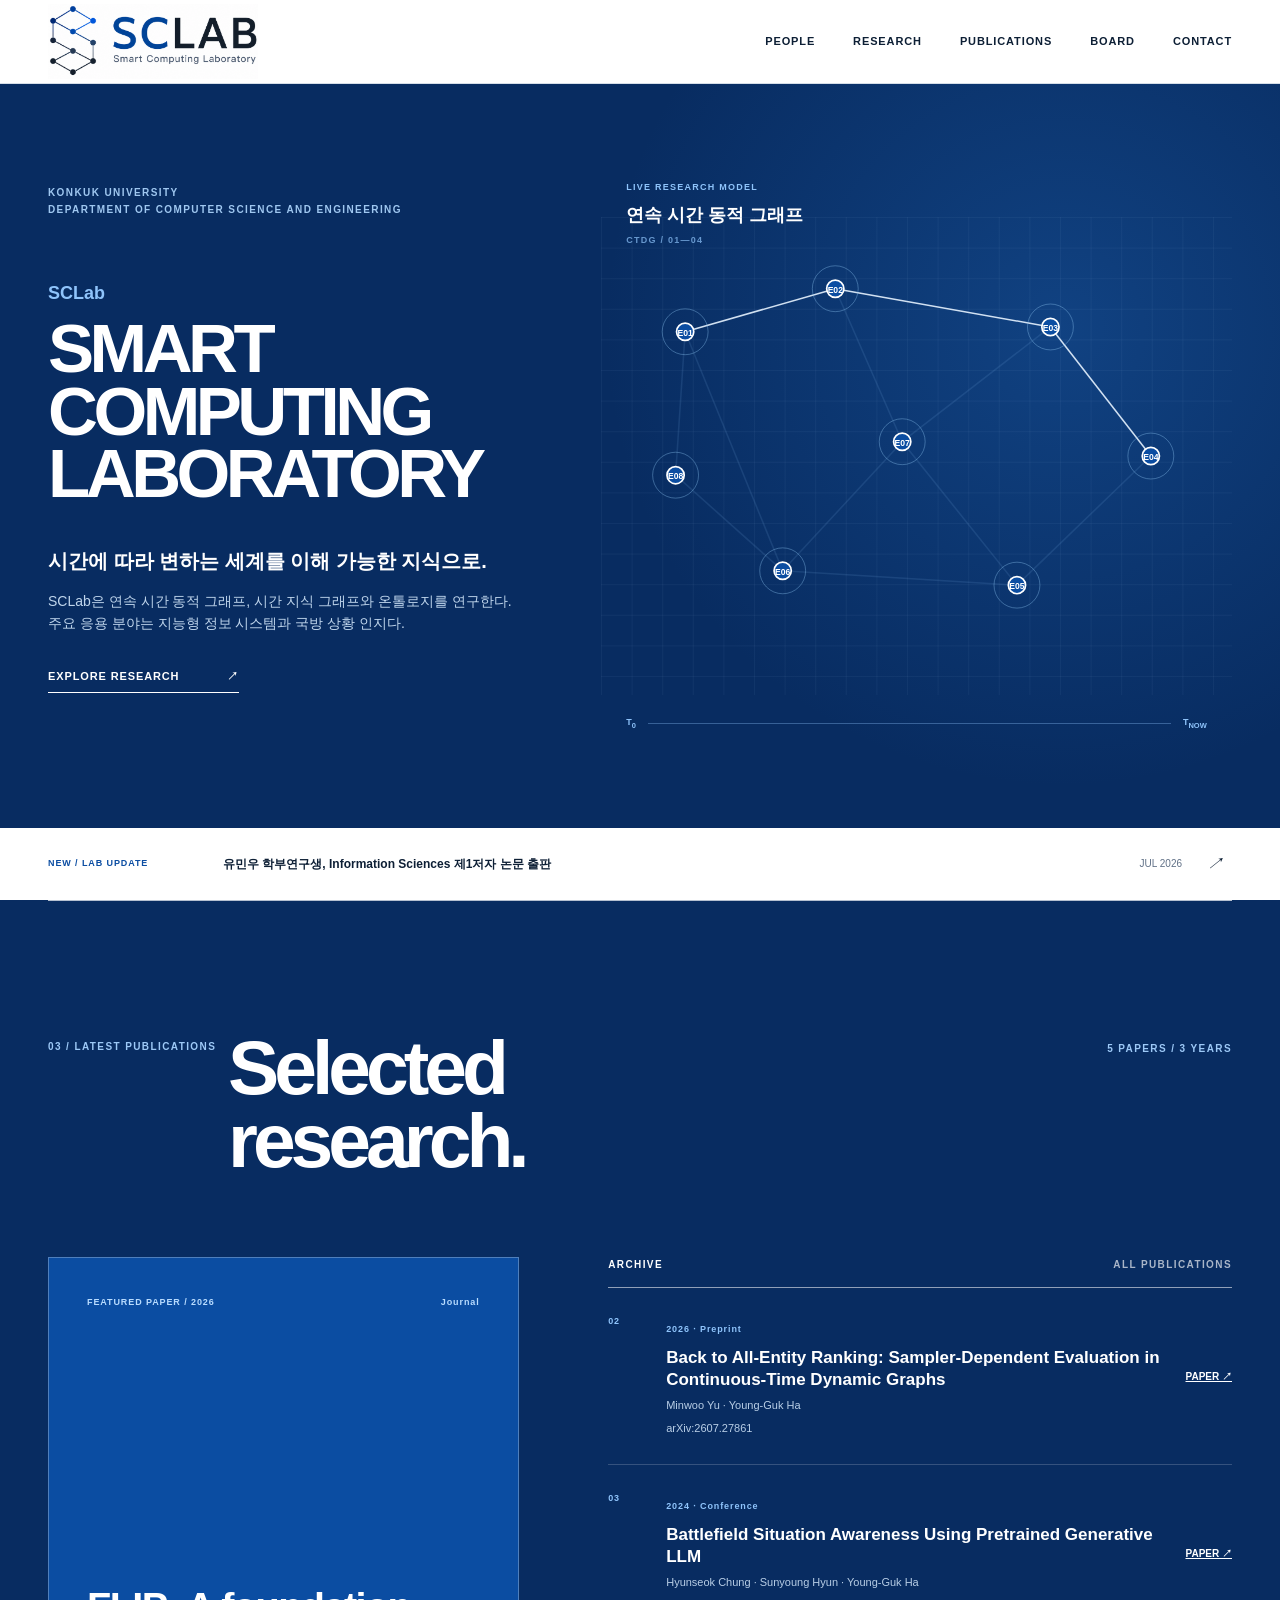
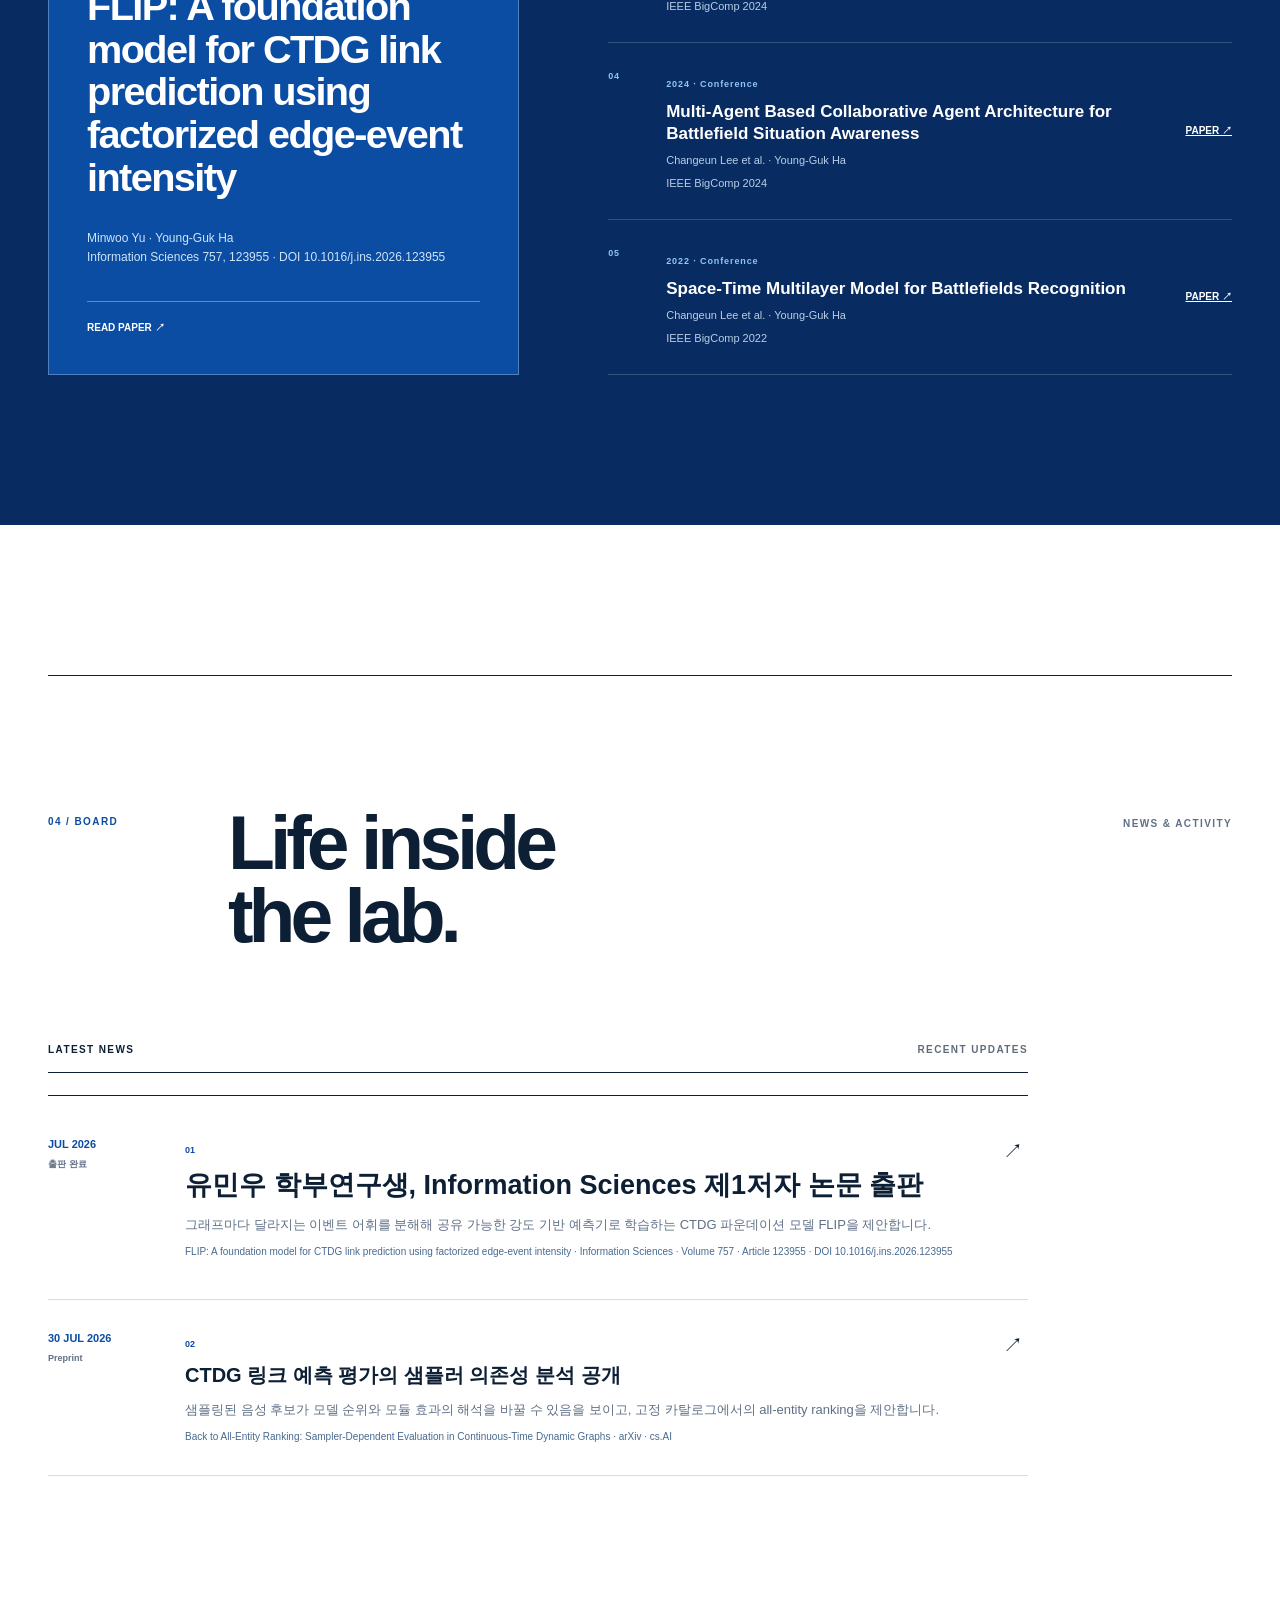
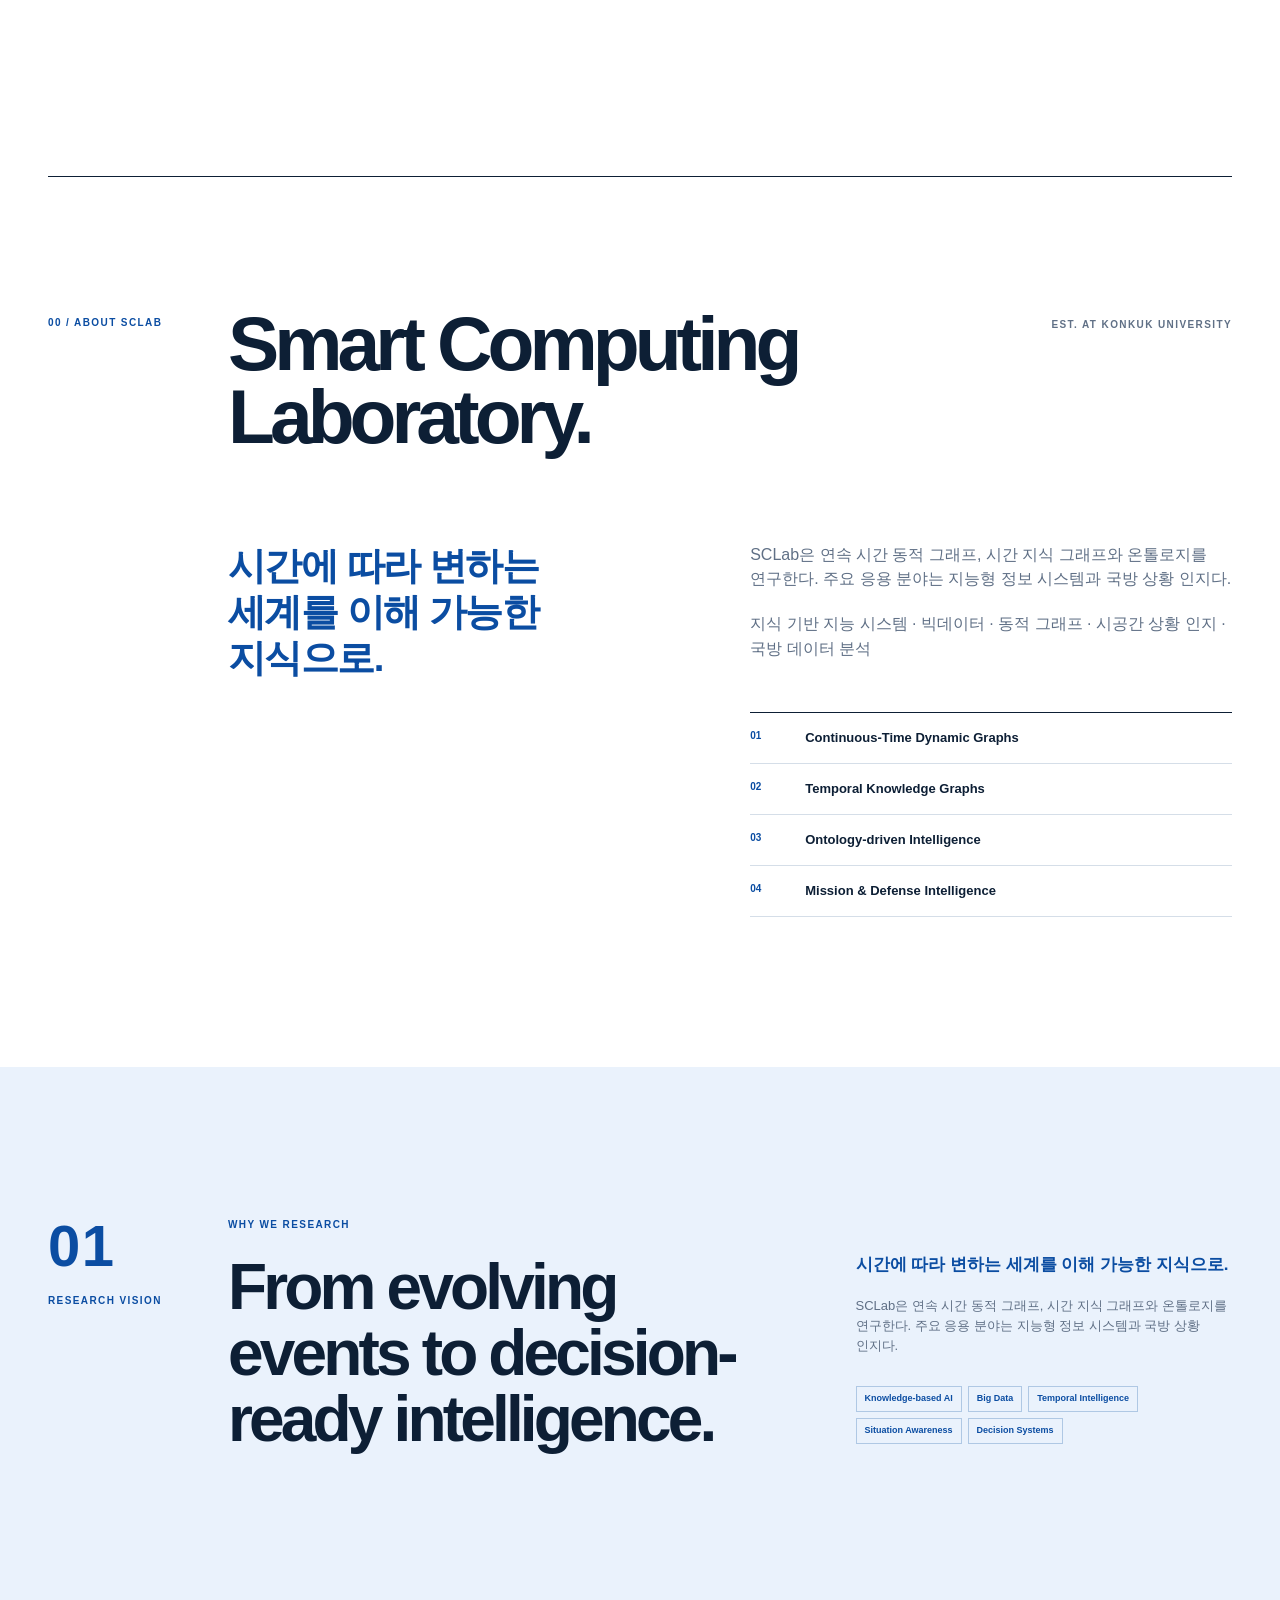
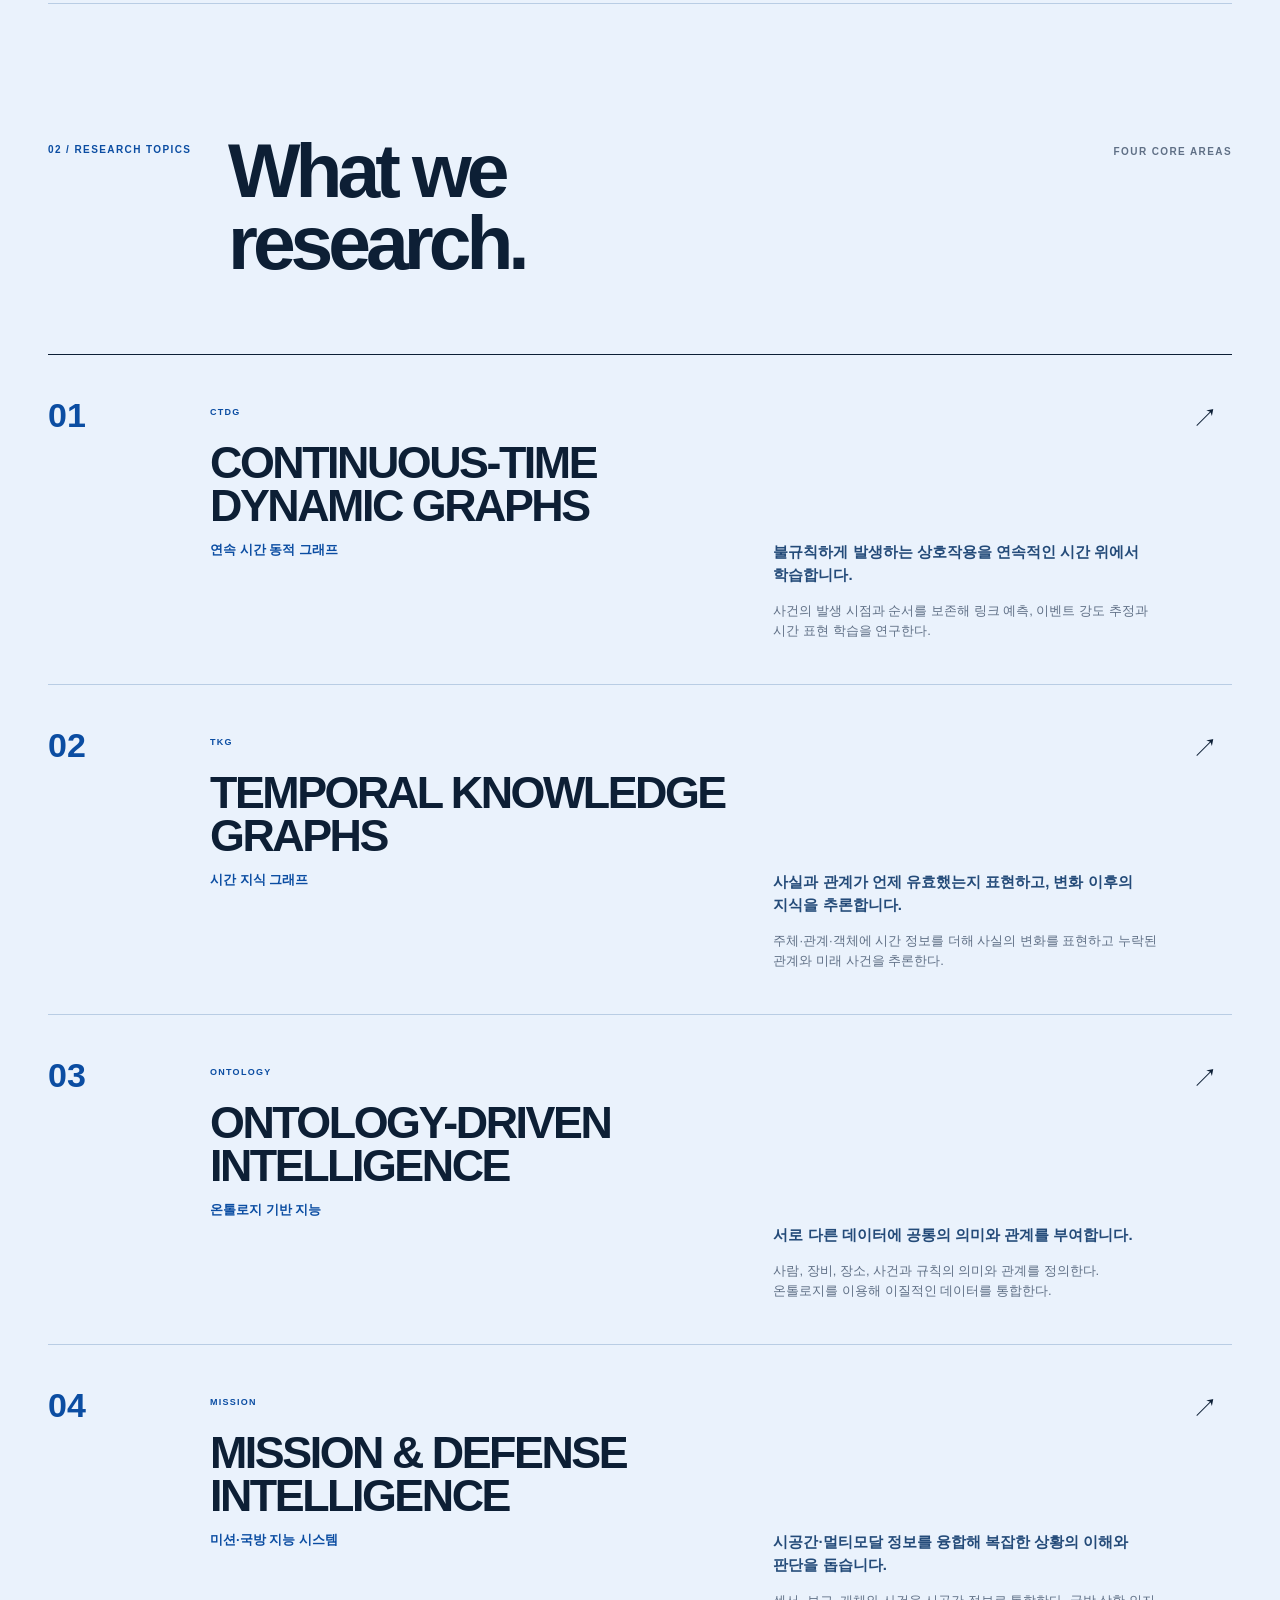
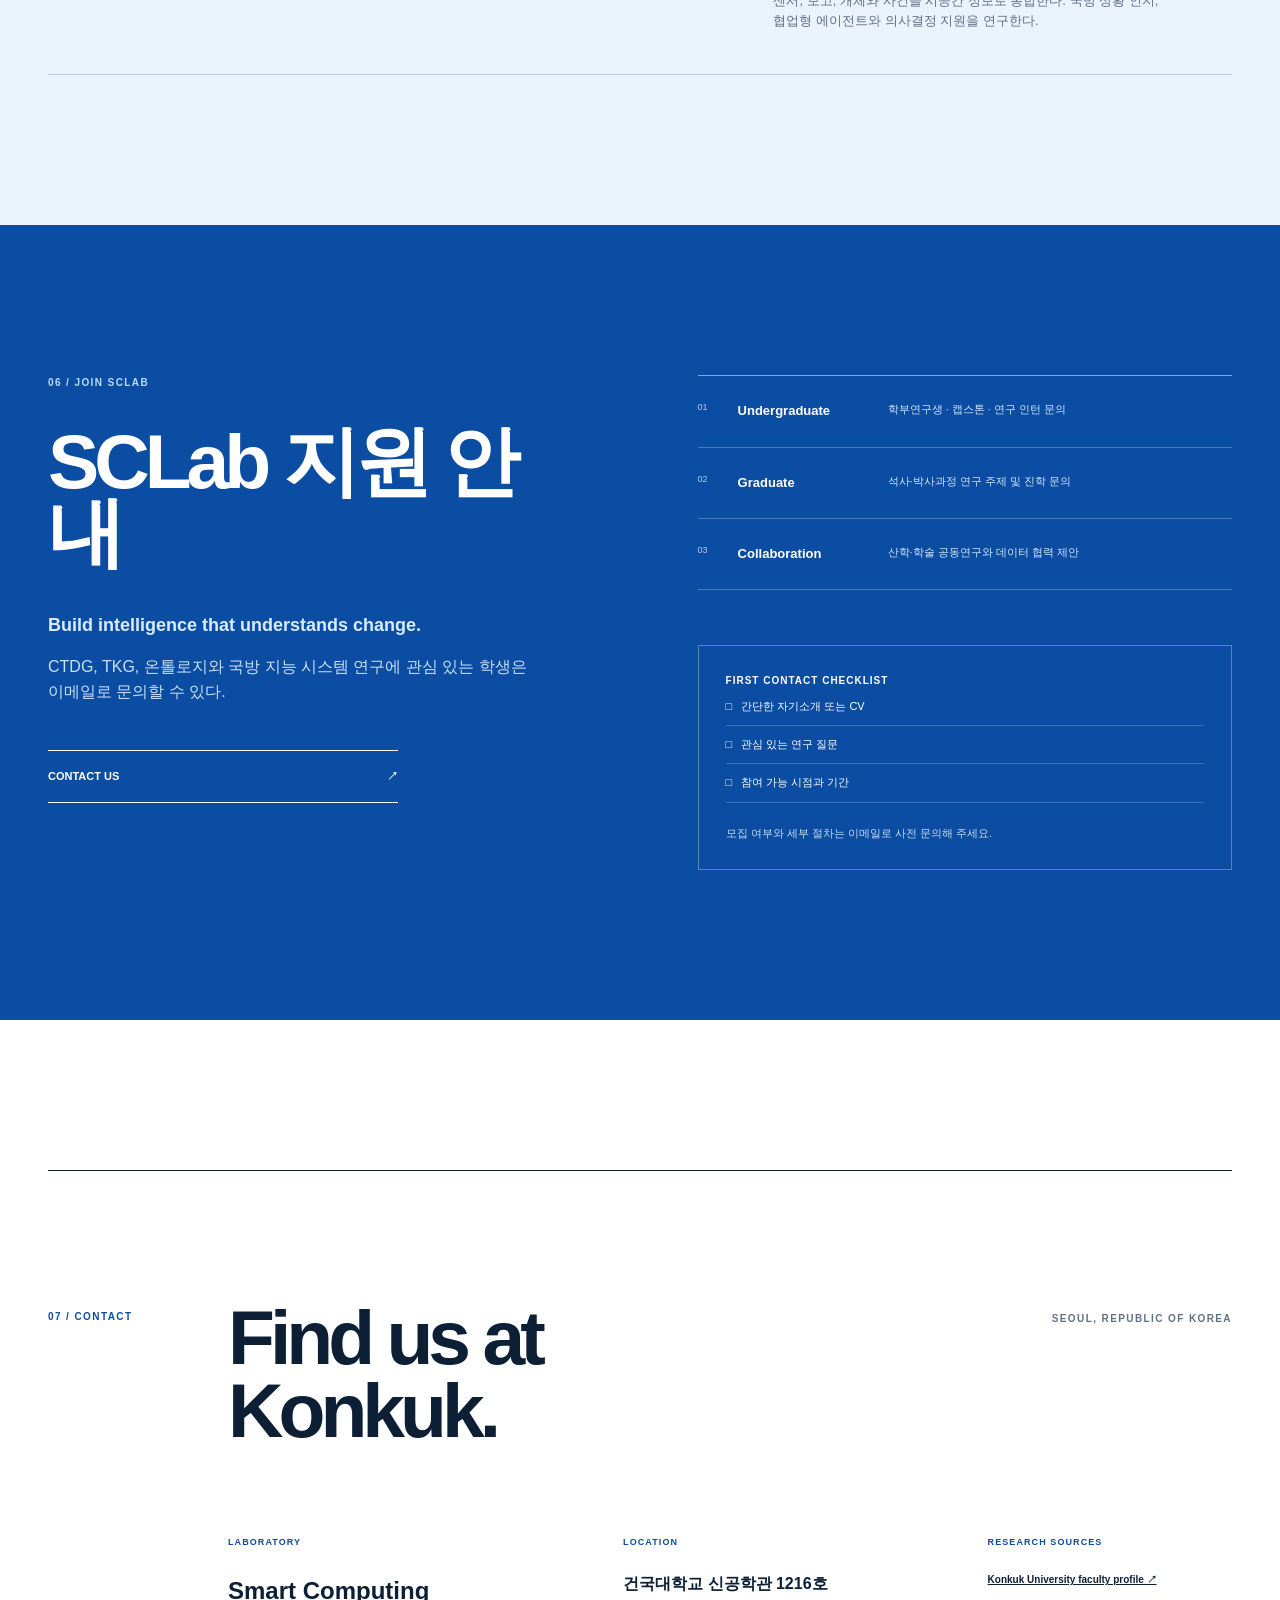
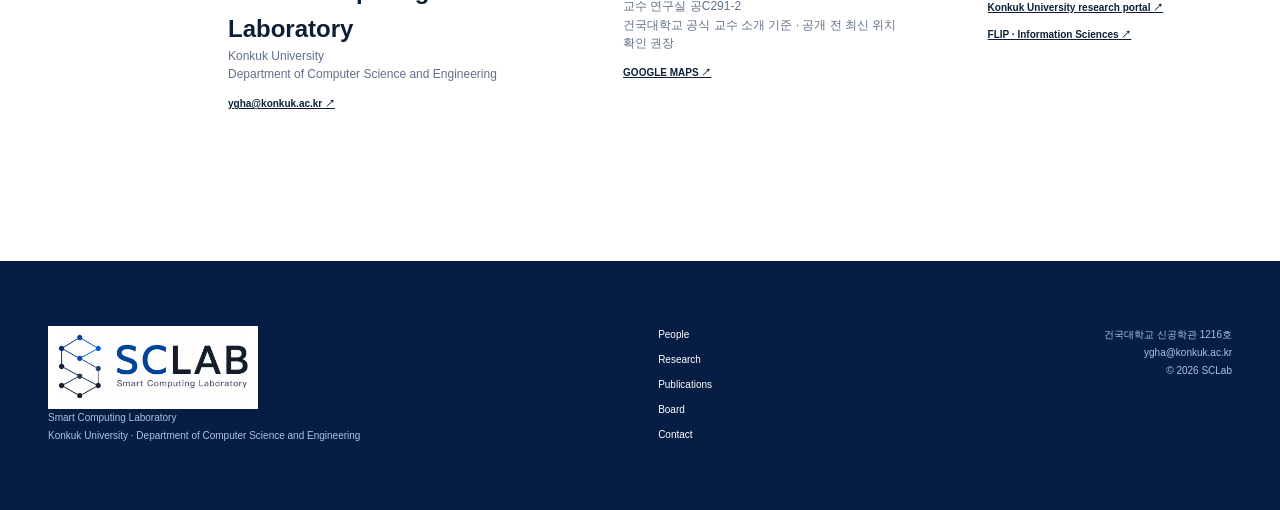
<file: index.html>
<!doctype html>
<html lang="ko">
  <head>
    <meta charset="UTF-8" />
    <meta name="viewport" content="width=device-width, initial-scale=1.0" />
    <meta name="theme-color" content="#0b4da2" />
    <meta name="description" content="건국대학교 Smart Computing Laboratory 공식 홈페이지" />
    <title>SCLab | Konkuk University</title>
    <link rel="stylesheet" href="./shared/reset.css" />
    <link rel="stylesheet" href="./style.css" />
    <link rel="stylesheet" href="./compact.css" />
    <link rel="stylesheet" href="./sticky.css" />
  </head>
  <body class="home-page">
    <a class="skip-link" href="#main">본문으로 이동</a>
    <header class="site-header"><div class="header-inner">
      <a class="brand" href="./index.html" aria-label="SCLab 홈"><img src="./resource/sclab%20%EB%A1%9C%EA%B3%A0.png" alt="Smart Computing Laboratory" /></a>
      <button class="menu-button" type="button" aria-expanded="false" aria-controls="main-nav"><span>MENU</span><i></i><i></i></button>
      <nav class="main-nav" id="main-nav" aria-label="주요 메뉴">
        <div class="nav-item"><a href="./people.html">PEOPLE</a><div class="nav-panel"><a href="./people.html#professor">Professor</a><a href="./people.html#members">Members</a></div></div>
        <div class="nav-item"><a href="./research.html">RESEARCH</a><div class="nav-panel"><a href="./research.html#vision">Research Vision</a><a href="./research.html#research">Research Topics</a></div></div>
        <div class="nav-item"><a href="./publications.html">PUBLICATIONS</a><div class="nav-panel"><a href="./publications.html#publications">Papers</a></div></div>
        <div class="nav-item"><a href="./board.html">BOARD</a><div class="nav-panel"><a href="./board.html#news">News</a><a href="./board.html#seminar">Seminar</a><a href="./board.html#gallery">Gallery</a></div></div>
        <div class="nav-item"><a href="#contact">CONTACT</a><div class="nav-panel"><a href="#join">Join Us</a><a href="#location">Location</a></div></div>
      </nav>
    </div></header>

    <main id="main">
      <section class="hero" id="top">
        <div class="hero-layout">
          <div class="hero-copy">
            <p class="eyebrow">KONKUK UNIVERSITY<br />DEPARTMENT OF COMPUTER SCIENCE AND ENGINEERING</p>
            <div class="hero-title"><span>SCLab</span><h1>SMART COMPUTING<br />LABORATORY</h1></div>
            <p class="hero-tagline" data-hero-tagline></p><p class="hero-description" data-hero-description></p>
            <a class="text-link light" href="./research.html">EXPLORE RESEARCH <span>↗</span></a>
          </div>
          <div class="hero-graph" aria-label="Continuous-Time Dynamic Graph visualization">
            <div class="graph-head"><span>LIVE RESEARCH MODEL</span><strong data-demo-title>연속 시간 동적 그래프</strong><em>CTDG / 01—04</em></div>
            <svg viewBox="0 0 660 500" role="img" aria-label="시간에 따라 관계가 변하는 연구 그래프"><defs><pattern id="blueGrid" width="32" height="32" patternUnits="userSpaceOnUse"><path d="M32 0H0V32" fill="none" stroke="currentColor" stroke-opacity=".11" /></pattern></defs><rect width="660" height="500" fill="url(#blueGrid)" /><g class="demo-edges" data-demo-edges></g><g class="demo-nodes" data-demo-nodes></g></svg>
            <div class="graph-scale"><span>T<sub>0</sub></span><i></i><span>T<sub>NOW</sub></span></div>
          </div>
        </div>
        <a class="latest-news" data-latest-news href="#news"><span>NEW / <b>LAB UPDATE</b></span><strong></strong><time></time><i>↗</i></a>
      </section>

      <section class="publications" id="publications"><div class="section-shell"><div class="section-heading inverse"><p>03 / LATEST PUBLICATIONS</p><h2>Selected<br />research.</h2><span data-publication-count></span></div><div class="publication-layout" data-publication-list></div></div></section>
      <section class="board section-shell" id="board"><div class="section-heading"><p>04 / BOARD</p><h2>Life inside<br />the lab.</h2><span>NEWS & ACTIVITY</span></div><div class="board-layout">
        <div class="news-column" id="news"><div class="subhead"><h3>LATEST NEWS</h3><span>RECENT UPDATES</span></div><div class="news-feed" data-news-list></div></div>
        <aside class="activity-column"><section id="seminar"><div class="subhead"><h3>LATEST SEMINAR</h3><span>ARCHIVE</span></div><div class="empty-state"><b>SEMINAR ARCHIVE</b><p>등록된 세미나 정보가 없습니다.</p></div></section><section id="gallery"><div class="subhead"><h3>LAB GALLERY</h3><span>ARCHIVE</span></div><div class="gallery-placeholder"><span>SCLab</span><p>등록된 갤러리 이미지가 없습니다.</p></div></section></aside>
      </div></section>
      <section class="about section-shell" id="about" data-about></section>
      <section class="research-block" id="vision"><div class="section-shell vision" data-vision></div><div class="section-shell research" id="research"><div class="section-heading"><p>02 / RESEARCH TOPICS</p><h2>What we<br />research.</h2><span>FOUR CORE AREAS</span></div><div class="research-list" data-research-grid></div></div></section>
      <section class="people" id="people" hidden><div class="section-shell"><div data-professor></div><div data-people></div></div></section>
      <section class="join" id="join"><div class="section-shell join-layout" data-join></div></section>
      <section class="contact section-shell" id="contact"><div id="location" data-contact></div></section>
    </main>
    <footer class="site-footer" data-footer></footer>
    <script src="./data/content.js"></script><script src="./shared/shared.js"></script><script src="./app.js"></script>
  </body>
</html>
</file>
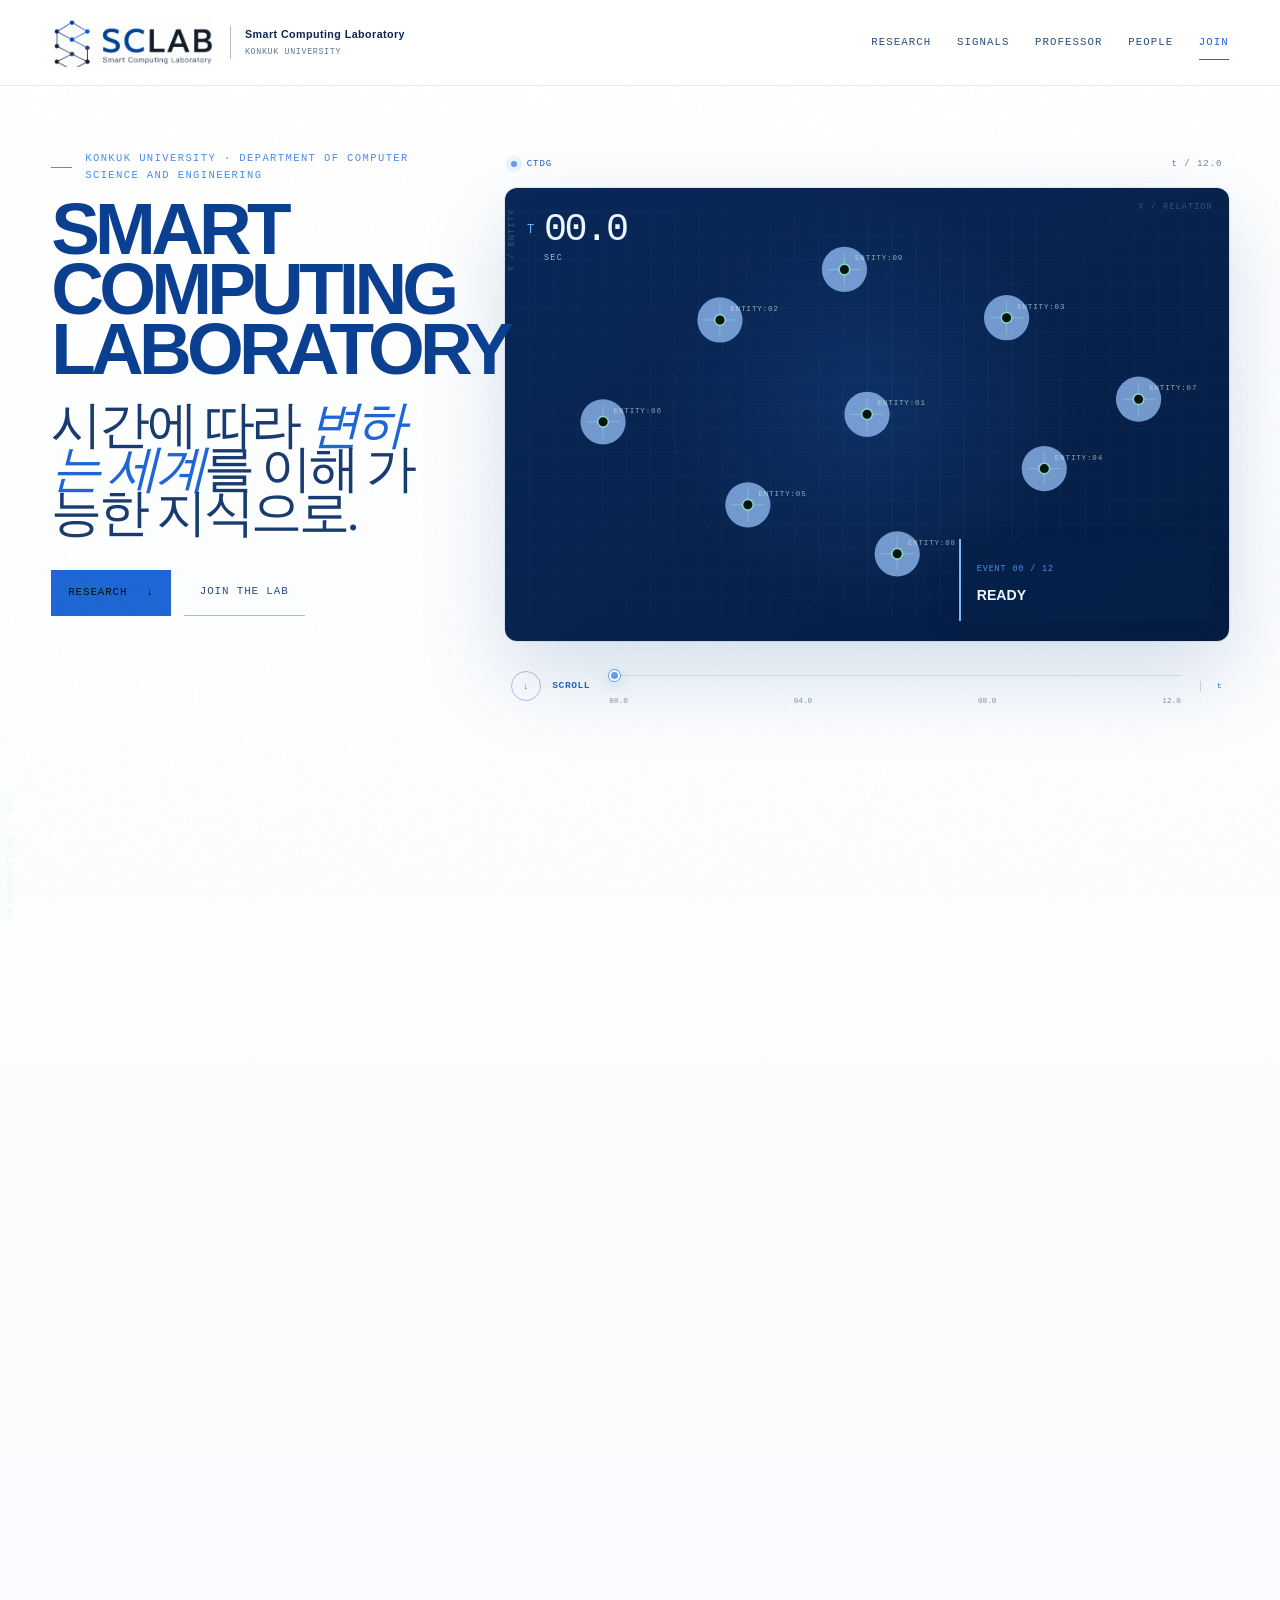
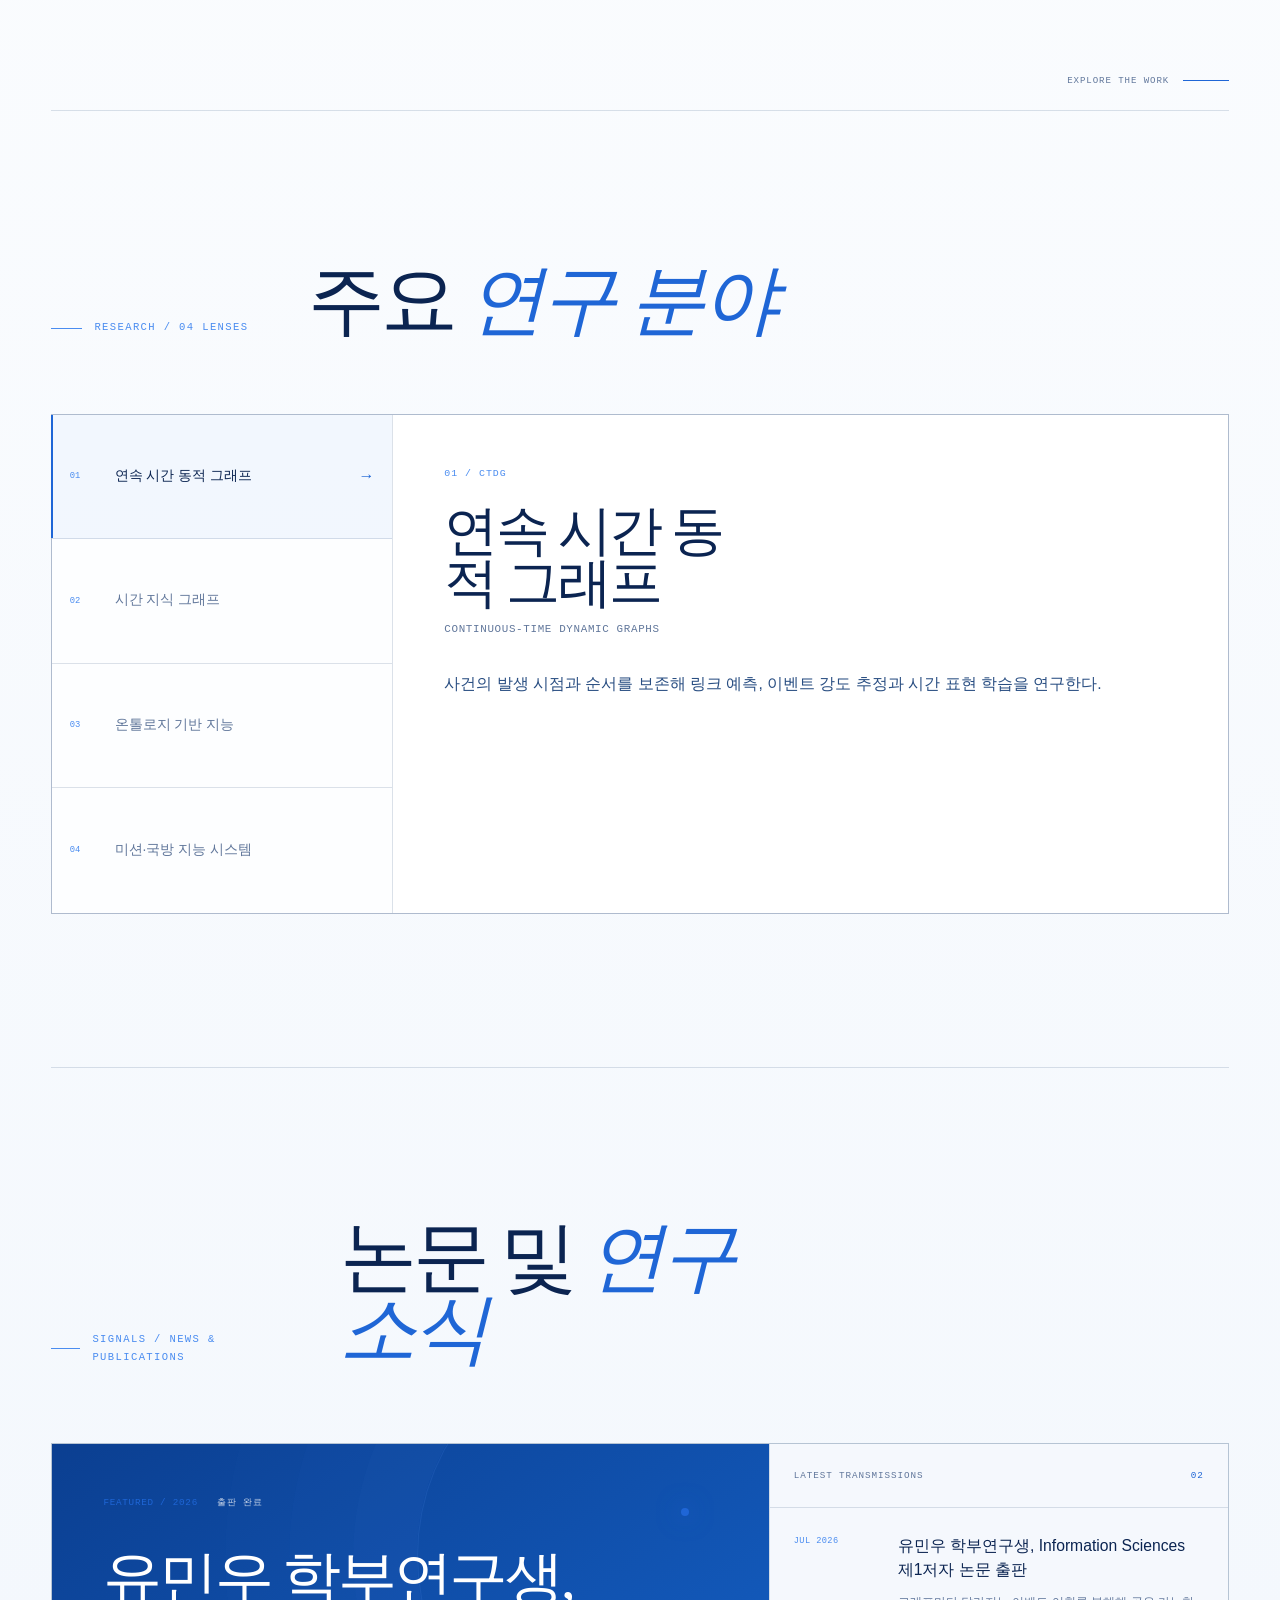
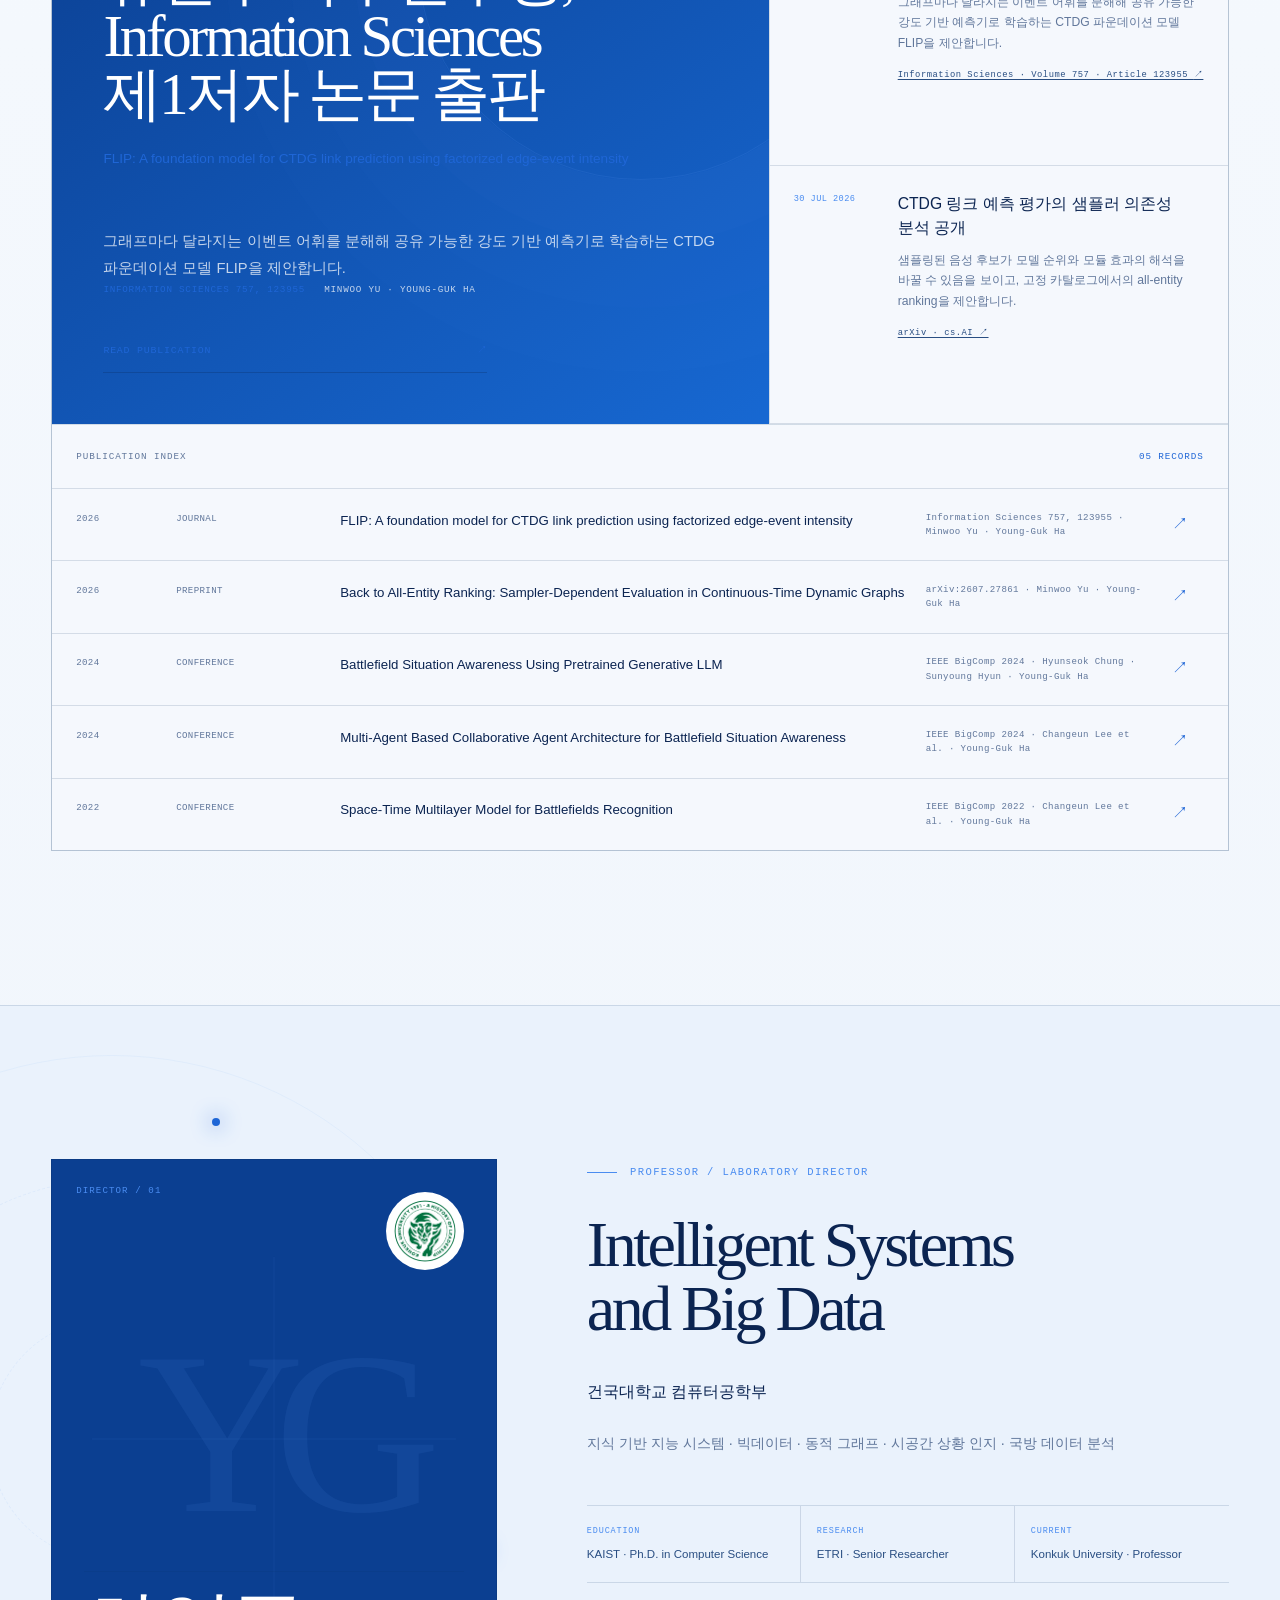
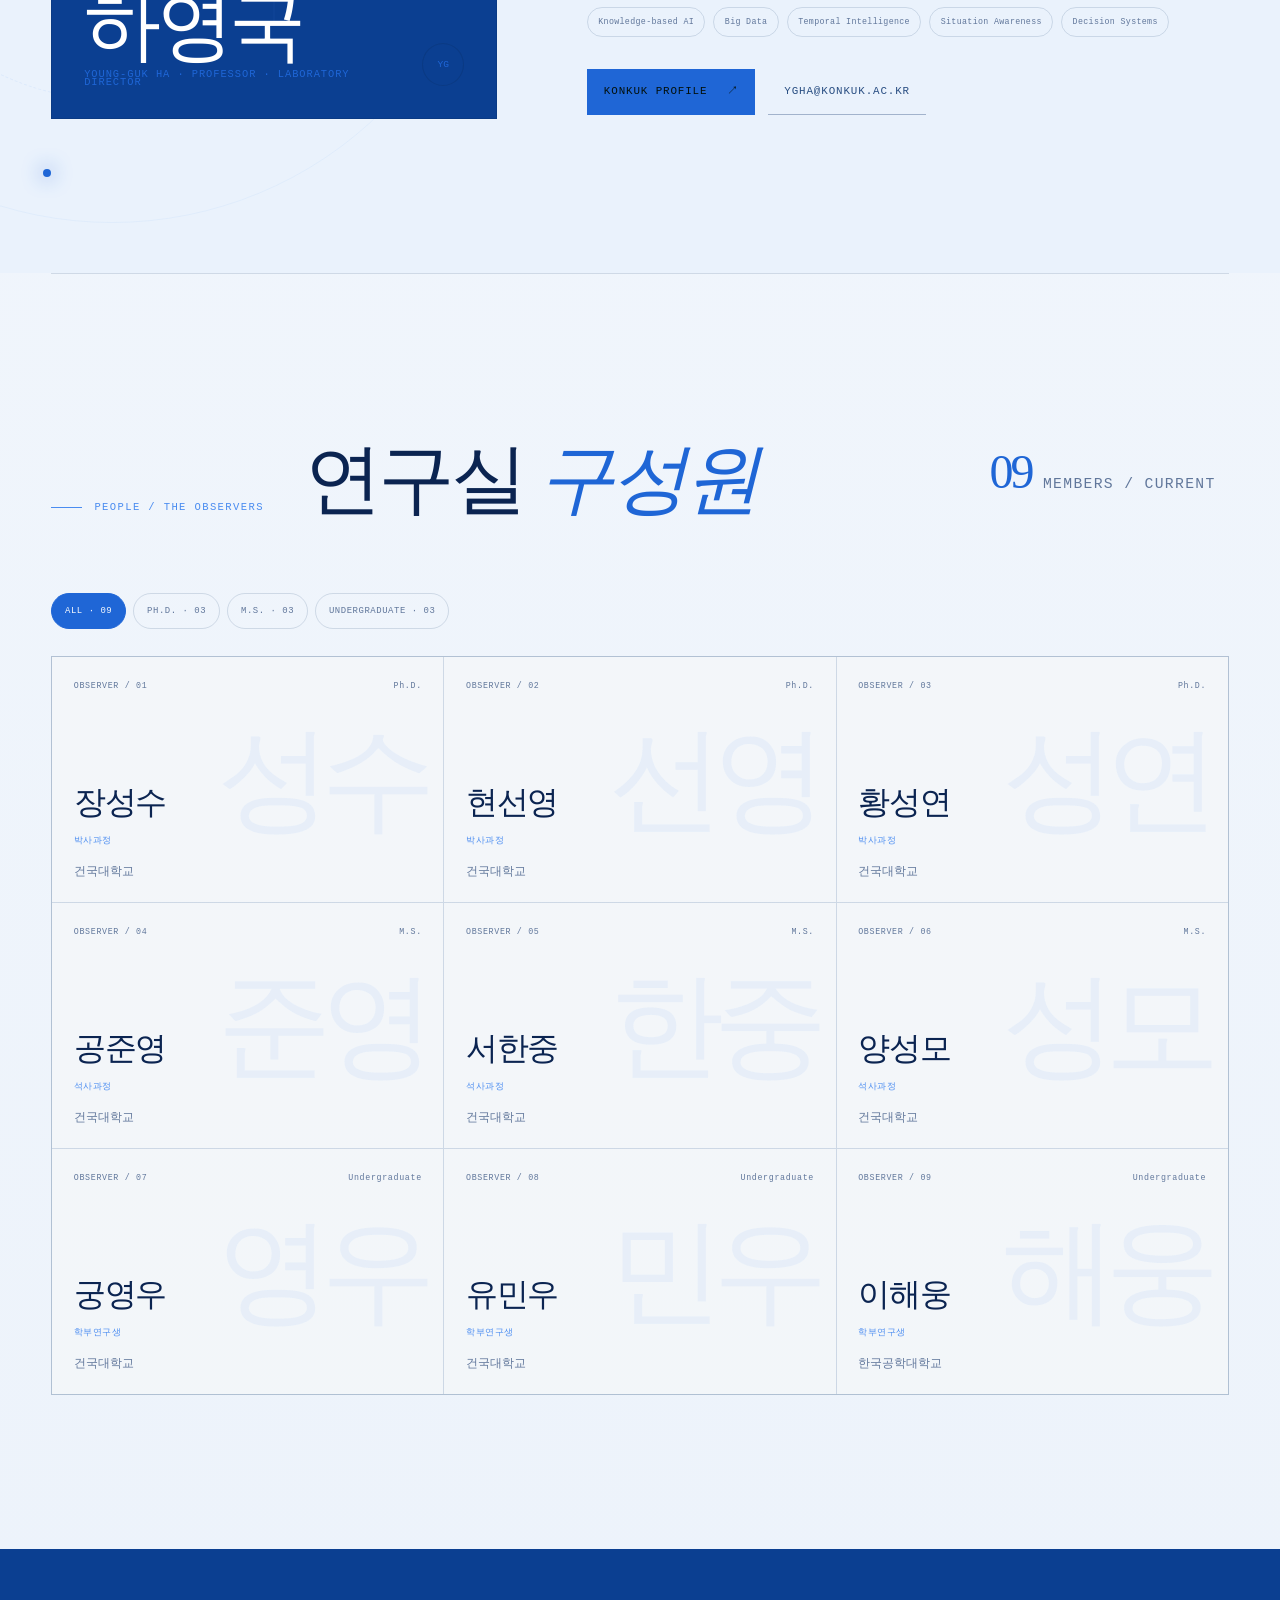
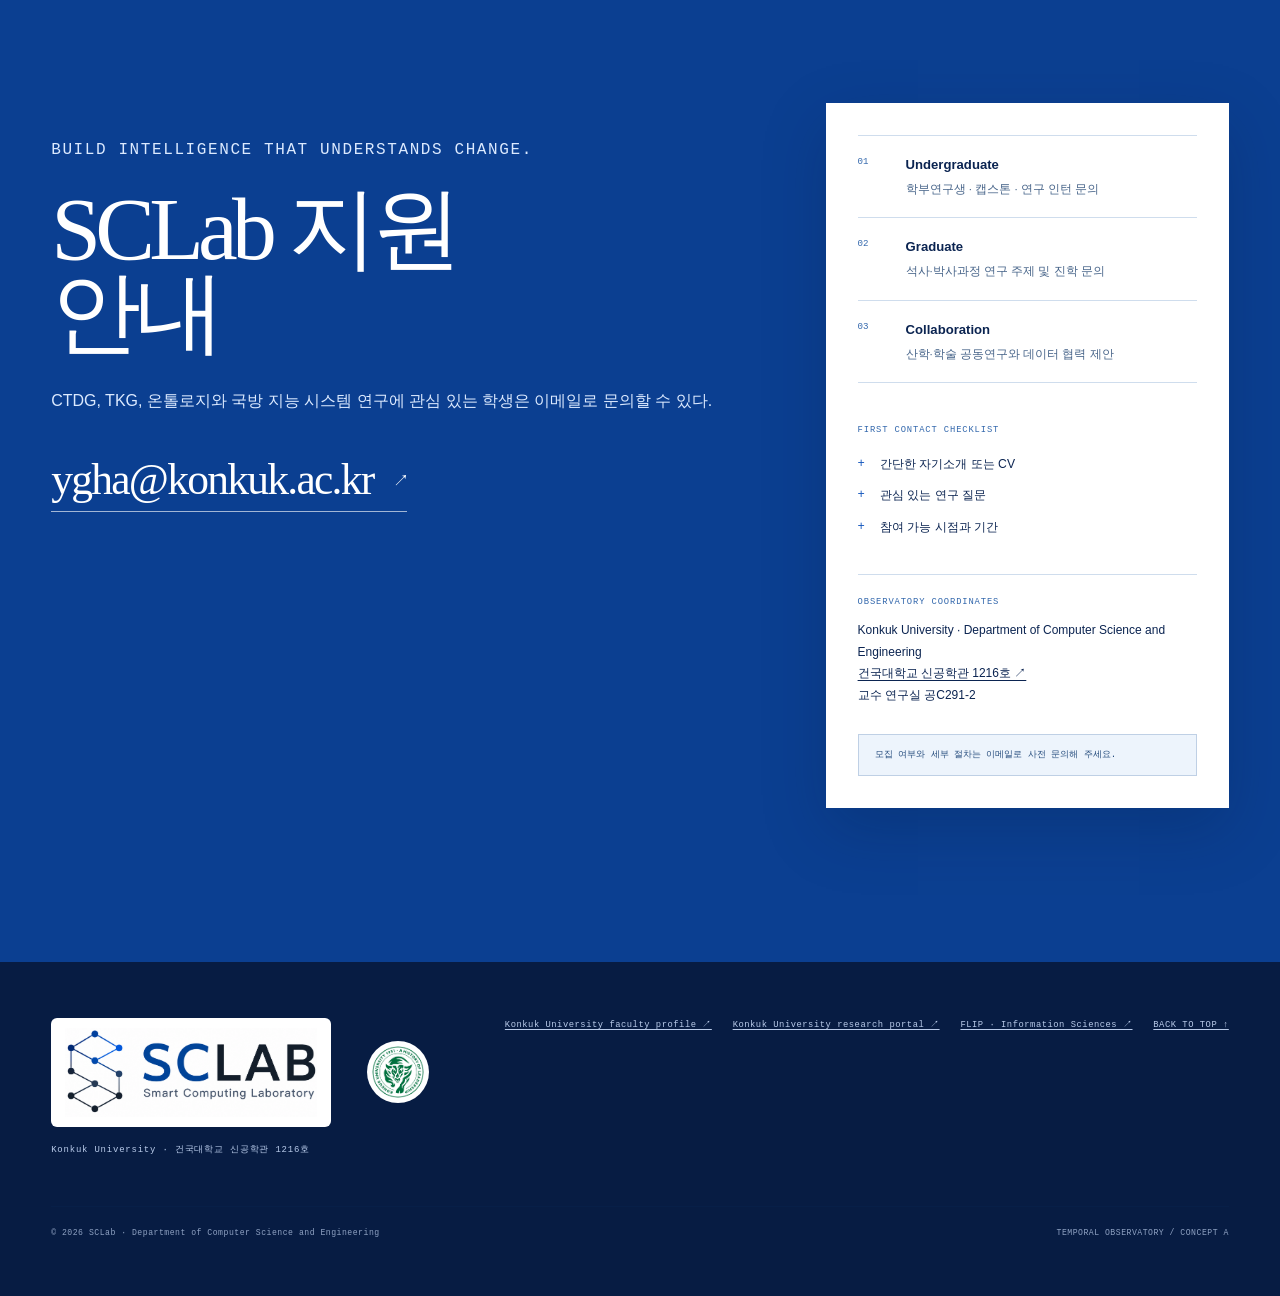
<file: concept-a/index.html>
<!doctype html>
<html lang="ko">
  <head>
    <meta charset="UTF-8" />
    <meta name="viewport" content="width=device-width, initial-scale=1.0" />
    <meta
      name="description"
      content="건국대학교 Smart Computing Laboratory — 시간에 따라 변하는 사건과 관계를 연구하는 지능형 컴퓨팅 연구실"
    />
    <meta name="theme-color" content="#ffffff" />
    <title>SCLab — Temporal Observatory</title>
    <link rel="stylesheet" href="../shared/reset.css" />
    <link rel="stylesheet" href="./style.css" />
  </head>
  <body>
    <a class="skip-link" href="#main">본문으로 이동</a>

    <div class="site-noise" aria-hidden="true"></div>
    <div class="cursor-glow" data-cursor-glow aria-hidden="true"></div>

    <header class="site-header" data-site-header>
      <a class="brand" href="#top" aria-label="SCLab 홈페이지 처음으로">
        <span class="brand-logo-frame"><img src="../resource/sclab%20로고.png" alt="" /></span>
        <span class="brand-copy">
          <strong>Smart Computing Laboratory</strong>
          <small>Konkuk University</small>
        </span>
      </a>

      <button
        class="menu-toggle"
        type="button"
        aria-expanded="false"
        aria-controls="primary-navigation"
      >
        <span class="sr-only">메뉴 열기</span>
        <i></i><i></i>
      </button>

      <nav class="primary-nav" id="primary-navigation" aria-label="주요 메뉴">
        <a href="#research">Research</a>
        <a href="#signals">Signals</a>
        <a href="#professor">Professor</a>
        <a href="#people">People</a>
        <a href="#join">Join</a>
      </nav>
    </header>

    <main id="main">
      <section class="hero" id="top" aria-labelledby="hero-title">
        <div class="hero-copy" data-hero-copy></div>

        <div class="observatory" data-observatory data-reveal>
          <div class="observatory-head">
            <div>
              <span class="status-dot" aria-hidden="true"></span>
              <span>CTDG</span>
            </div>
            <span>t / 12.0</span>
          </div>

          <div class="graph-stage">
            <svg
              class="temporal-graph"
              data-temporal-graph
              viewBox="0 0 960 540"
              role="img"
              aria-labelledby="graph-title graph-description"
              preserveAspectRatio="xMidYMid meet"
            >
              <title id="graph-title">연속 시간 동적 그래프 인터랙티브 시뮬레이션</title>
              <desc id="graph-description">
                페이지를 스크롤하면 개체 사이의 연결 사건이 시간 순서대로 나타납니다.
              </desc>
              <defs>
                <radialGradient id="nodeGlow" cx="50%" cy="50%" r="50%">
                  <stop offset="0%" stop-color="#d9eaff" stop-opacity="0.96" />
                  <stop offset="55%" stop-color="#5f9eff" stop-opacity="0.42" />
                  <stop offset="100%" stop-color="#5f9eff" stop-opacity="0" />
                </radialGradient>
                <linearGradient id="edgeGradient" x1="0" y1="0" x2="1" y2="0">
                  <stop offset="0%" stop-color="#3564a8" />
                  <stop offset="50%" stop-color="#9cc7ff" />
                  <stop offset="100%" stop-color="#3564a8" />
                </linearGradient>
                <filter id="softGlow" x="-100%" y="-100%" width="300%" height="300%">
                  <feGaussianBlur stdDeviation="8" />
                </filter>
                <pattern id="microGrid" width="32" height="32" patternUnits="userSpaceOnUse">
                  <path d="M32 0H0V32" fill="none" stroke="#cbe0ff" stroke-opacity="0.075" />
                </pattern>
              </defs>
              <rect width="960" height="540" fill="url(#microGrid)"></rect>
              <g class="graph-rings" aria-hidden="true">
                <circle cx="480" cy="270" r="92"></circle>
                <circle cx="480" cy="270" r="184"></circle>
                <circle cx="480" cy="270" r="258"></circle>
                <path d="M60 270H900M480 32V508"></path>
              </g>
              <g data-graph-edges></g>
              <g data-graph-pulses></g>
              <g data-graph-nodes></g>
            </svg>

            <div class="graph-coordinate coordinate-x" aria-hidden="true">X / RELATION</div>
            <div class="graph-coordinate coordinate-y" aria-hidden="true">Y / ENTITY</div>
            <div class="graph-time" aria-hidden="true">
              <span>T</span><strong data-graph-time>00.0</strong><small>SEC</small>
            </div>

            <div class="event-readout" aria-live="polite" aria-atomic="true">
              <span class="readout-index" data-event-index>EVENT 00 / 12</span>
              <strong data-event-title>READY</strong>
            </div>
          </div>

          <div class="timeline-control">
            <div class="scroll-sync-label" aria-hidden="true">
              <span class="scroll-sync-icon">↓</span>
              <span><strong>SCROLL</strong></span>
            </div>
            <div class="timeline-track">
              <label class="sr-only" for="temporal-range">그래프 관측 시간</label>
              <input
                id="temporal-range"
                data-temporal-range
                type="range"
                min="0"
                max="100"
                step="0.1"
                value="0"
              />
              <div class="timeline-scale" aria-hidden="true">
                <span>00.0</span><span>04.0</span><span>08.0</span><span>12.0</span>
              </div>
            </div>
            <div class="timeline-mode">
              <strong>t</strong>
            </div>
          </div>
        </div>

        <a class="scroll-cue" href="#research">
          <span>Explore the work</span>
          <i aria-hidden="true"></i>
        </a>
      </section>

      <section class="section research-section" id="research" aria-labelledby="research-title">
        <div class="section-heading" data-research-heading data-reveal></div>
        <div class="research-console" data-research-console data-reveal>
          <div class="research-tabs" role="tablist" aria-label="연구 분야" data-research-tabs></div>
          <div class="research-panel" data-research-panel></div>
        </div>
      </section>

      <section class="section signals-section" id="signals" aria-labelledby="signals-title">
        <div class="section-heading split-heading" data-signals-heading data-reveal></div>
        <div class="signal-layout" data-signal-layout></div>
      </section>

      <section class="section professor-section" id="professor" aria-labelledby="professor-title">
        <div class="professor-orbit" aria-hidden="true">
          <i></i><i></i><i></i>
        </div>
        <div class="professor-layout" data-professor-layout></div>
      </section>

      <section class="section people-section" id="people" aria-labelledby="people-title">
        <div class="section-heading people-heading" data-people-heading data-reveal></div>
        <div class="member-filters" role="toolbar" aria-label="구성원 과정 필터" data-member-filters></div>
        <div class="member-grid" data-member-grid aria-live="polite"></div>
      </section>

      <section class="section join-section" id="join" aria-labelledby="join-title">
        <div class="join-layout" data-join-layout></div>
      </section>
    </main>

    <footer class="site-footer" data-site-footer></footer>

    <noscript>
      <div class="noscript-message">
        이 시안은 연구 데이터와 인터랙션을 표시하기 위해 JavaScript가 필요합니다.
      </div>
    </noscript>

    <script src="../data/content.js"></script>
    <script src="../shared/shared.js"></script>
    <script src="./app.js"></script>
  </body>
</html>
</file>
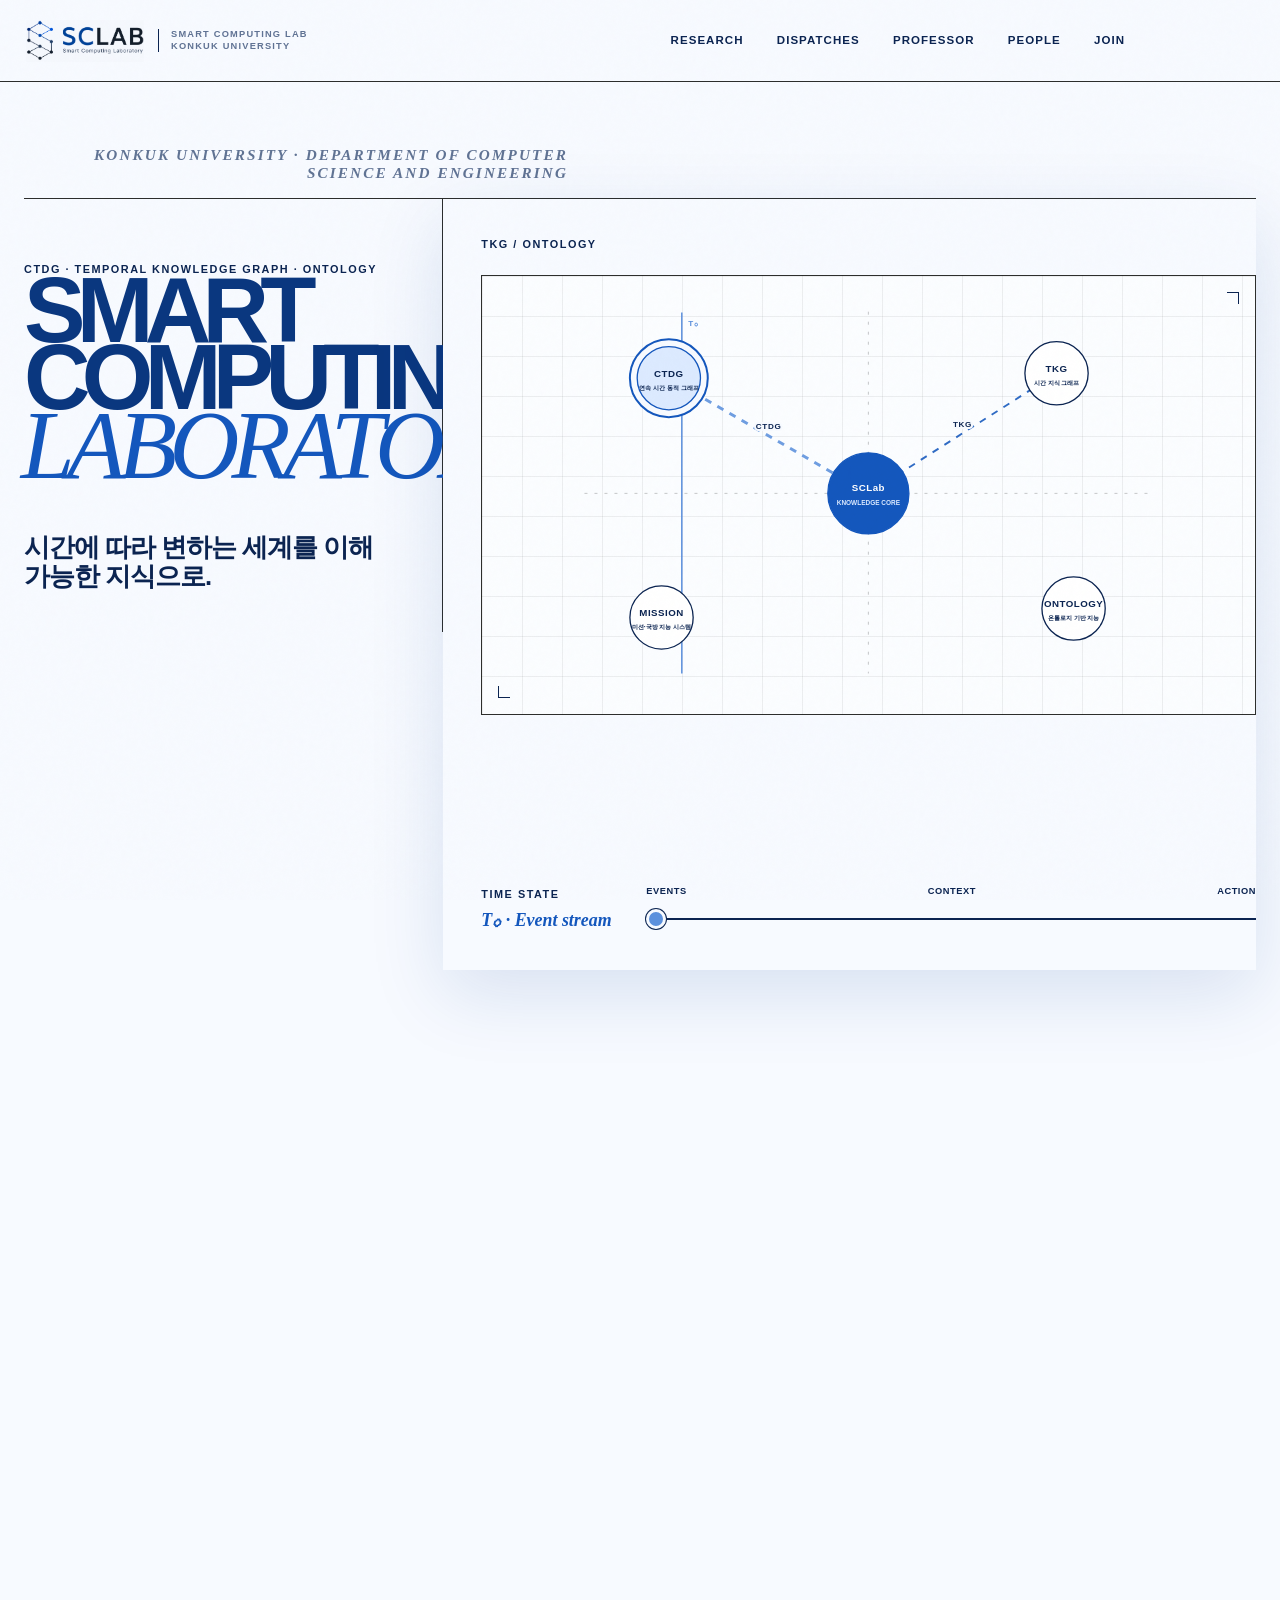
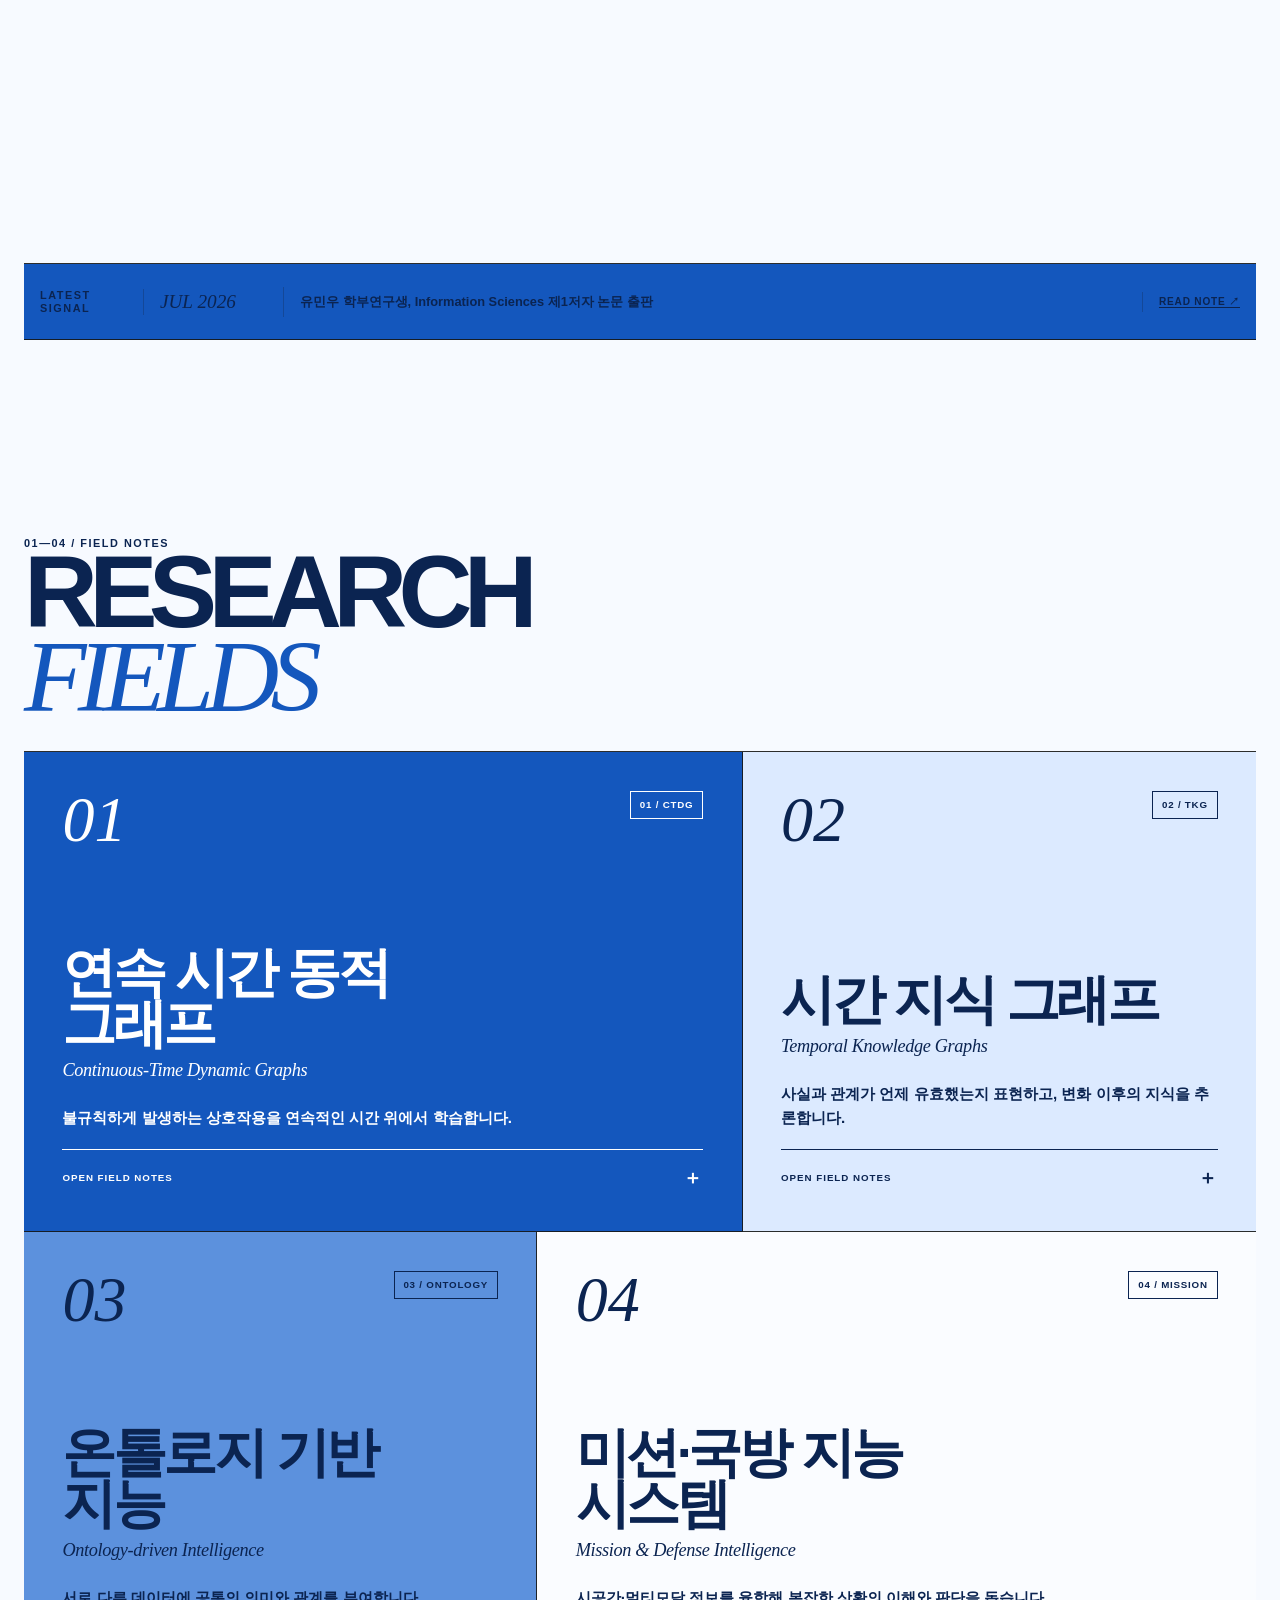
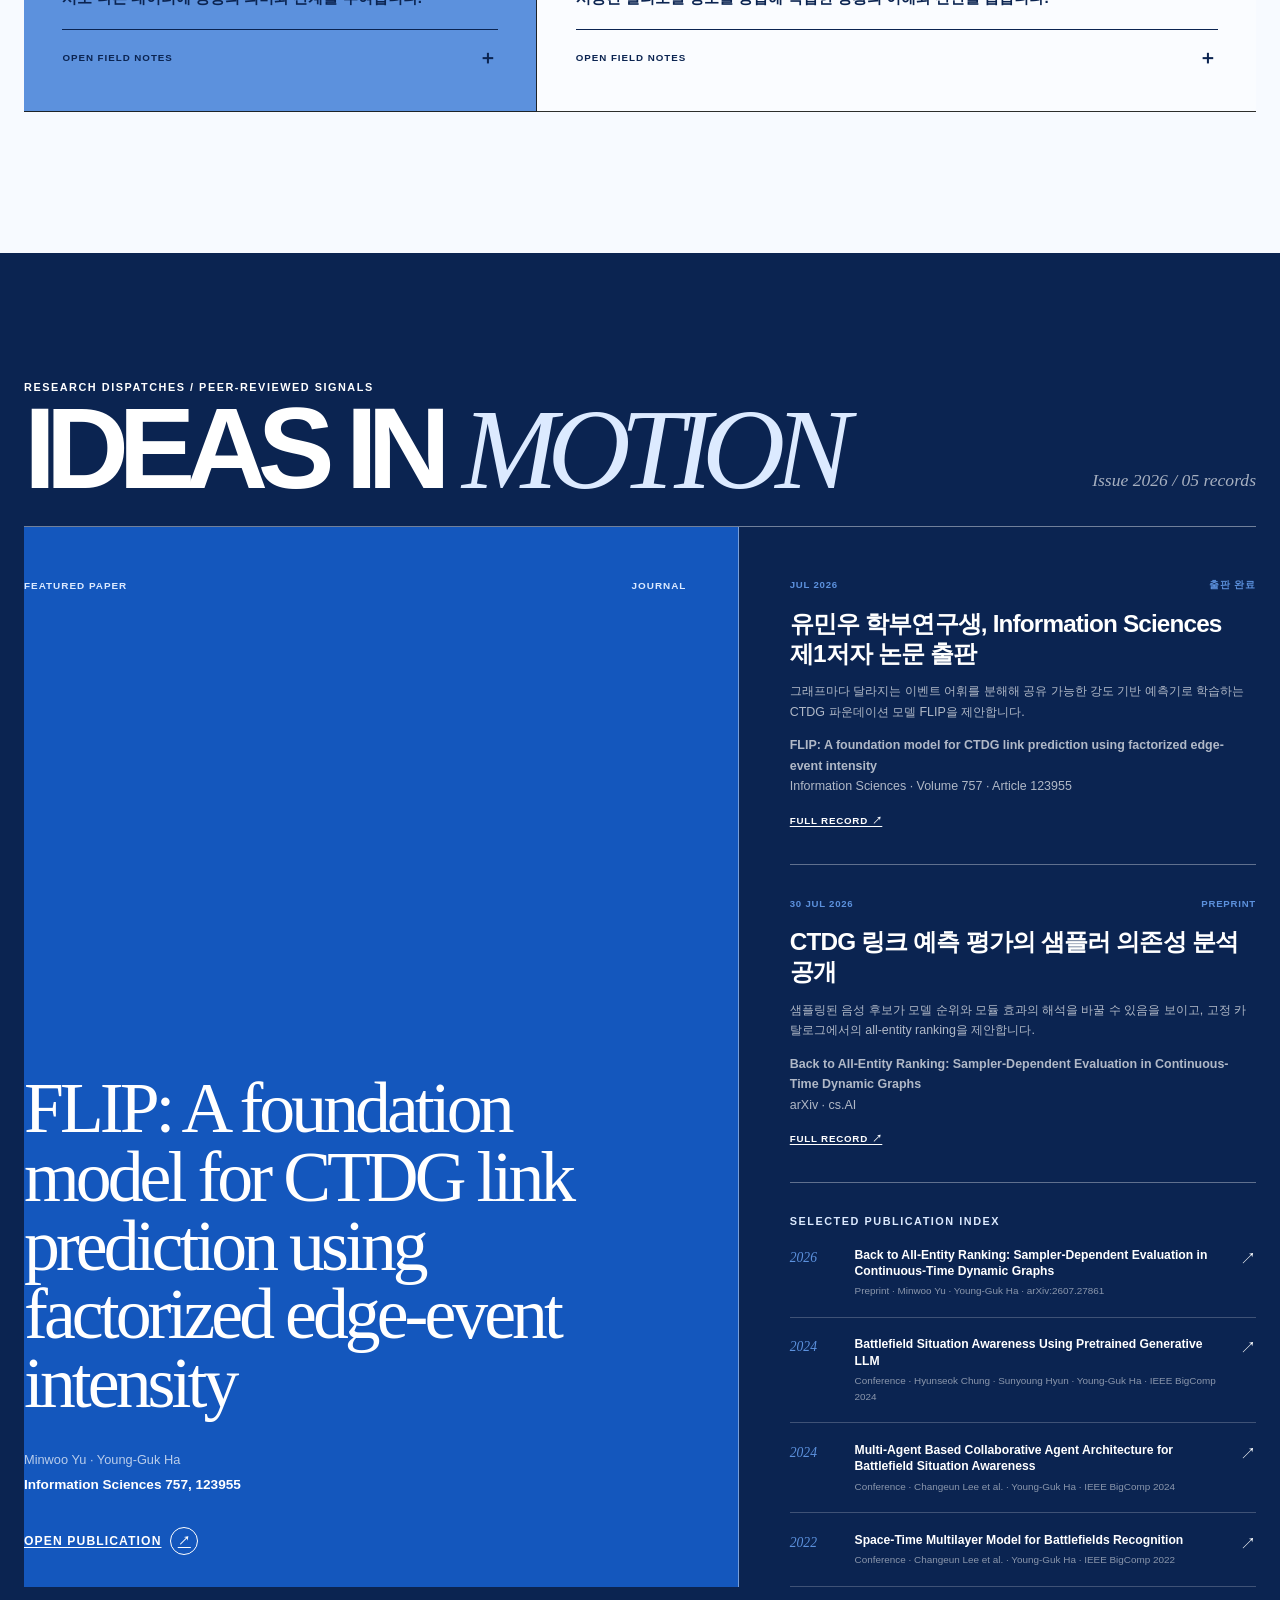
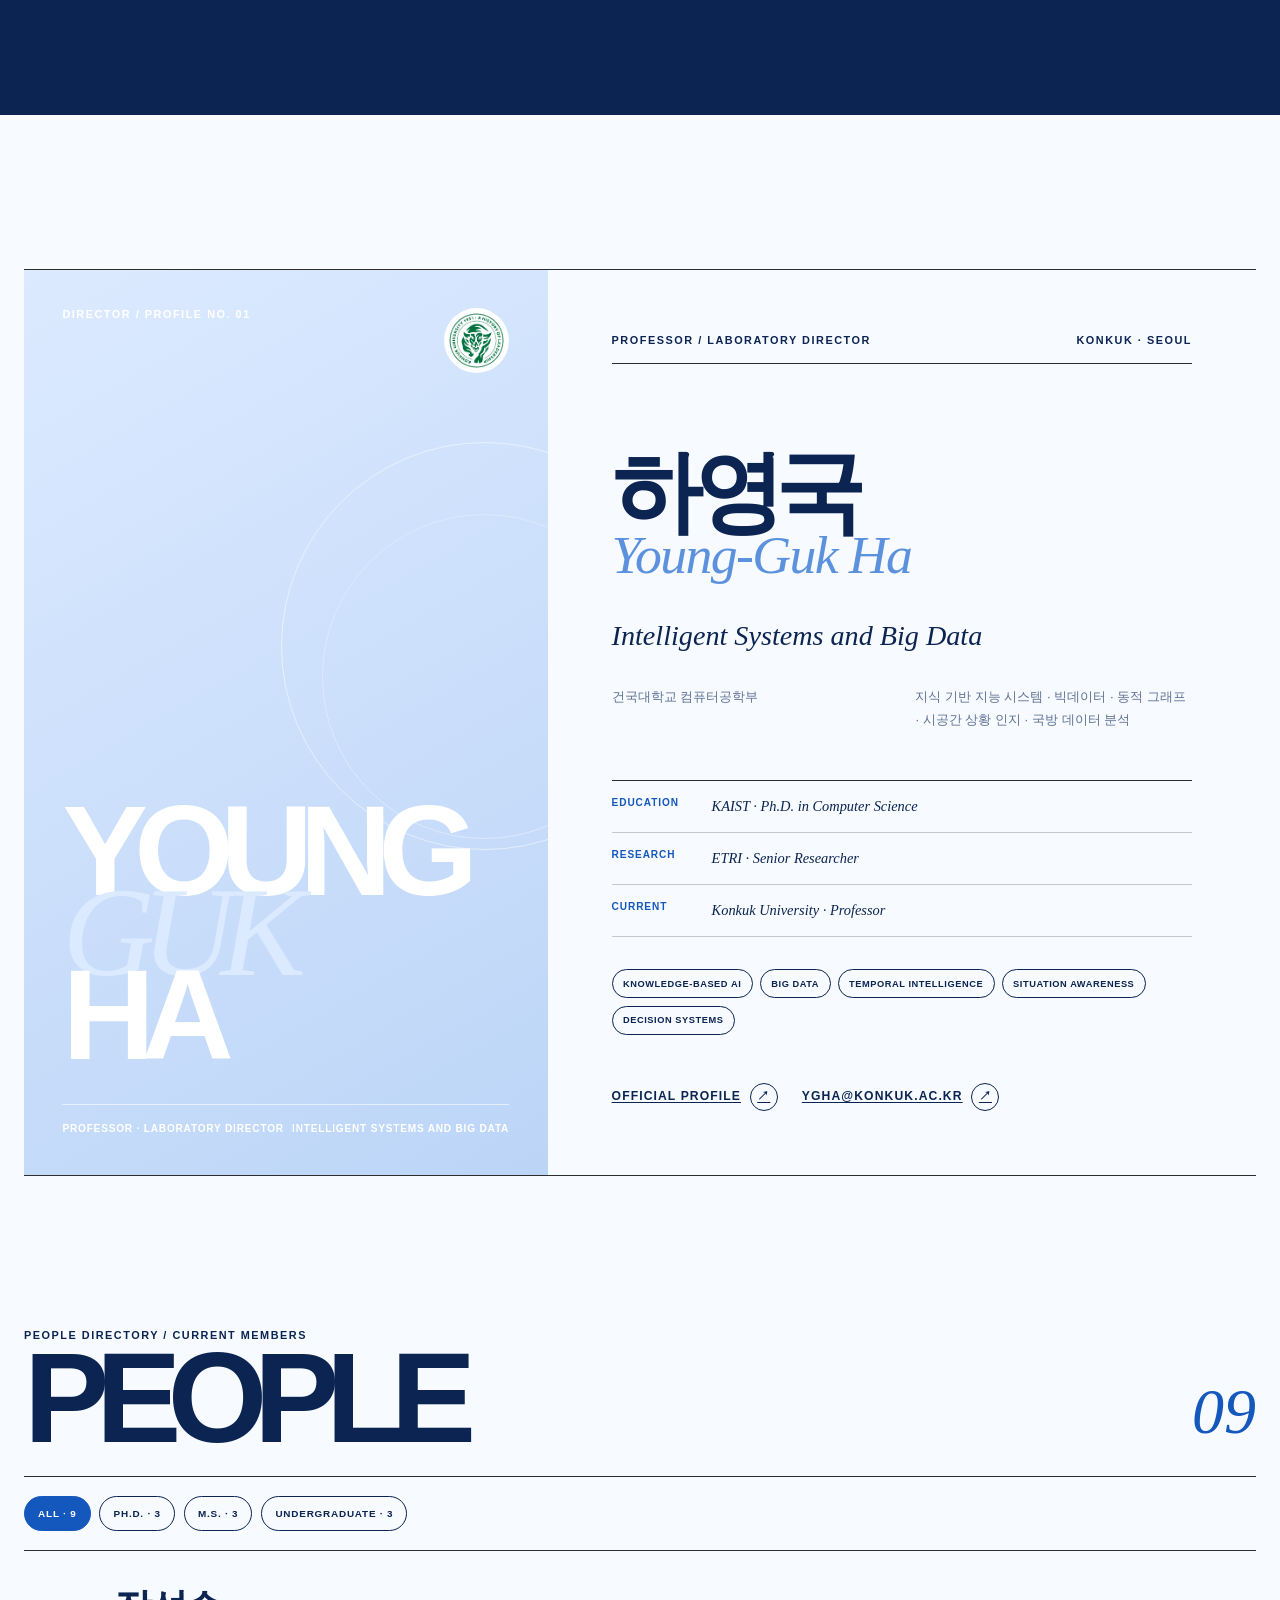
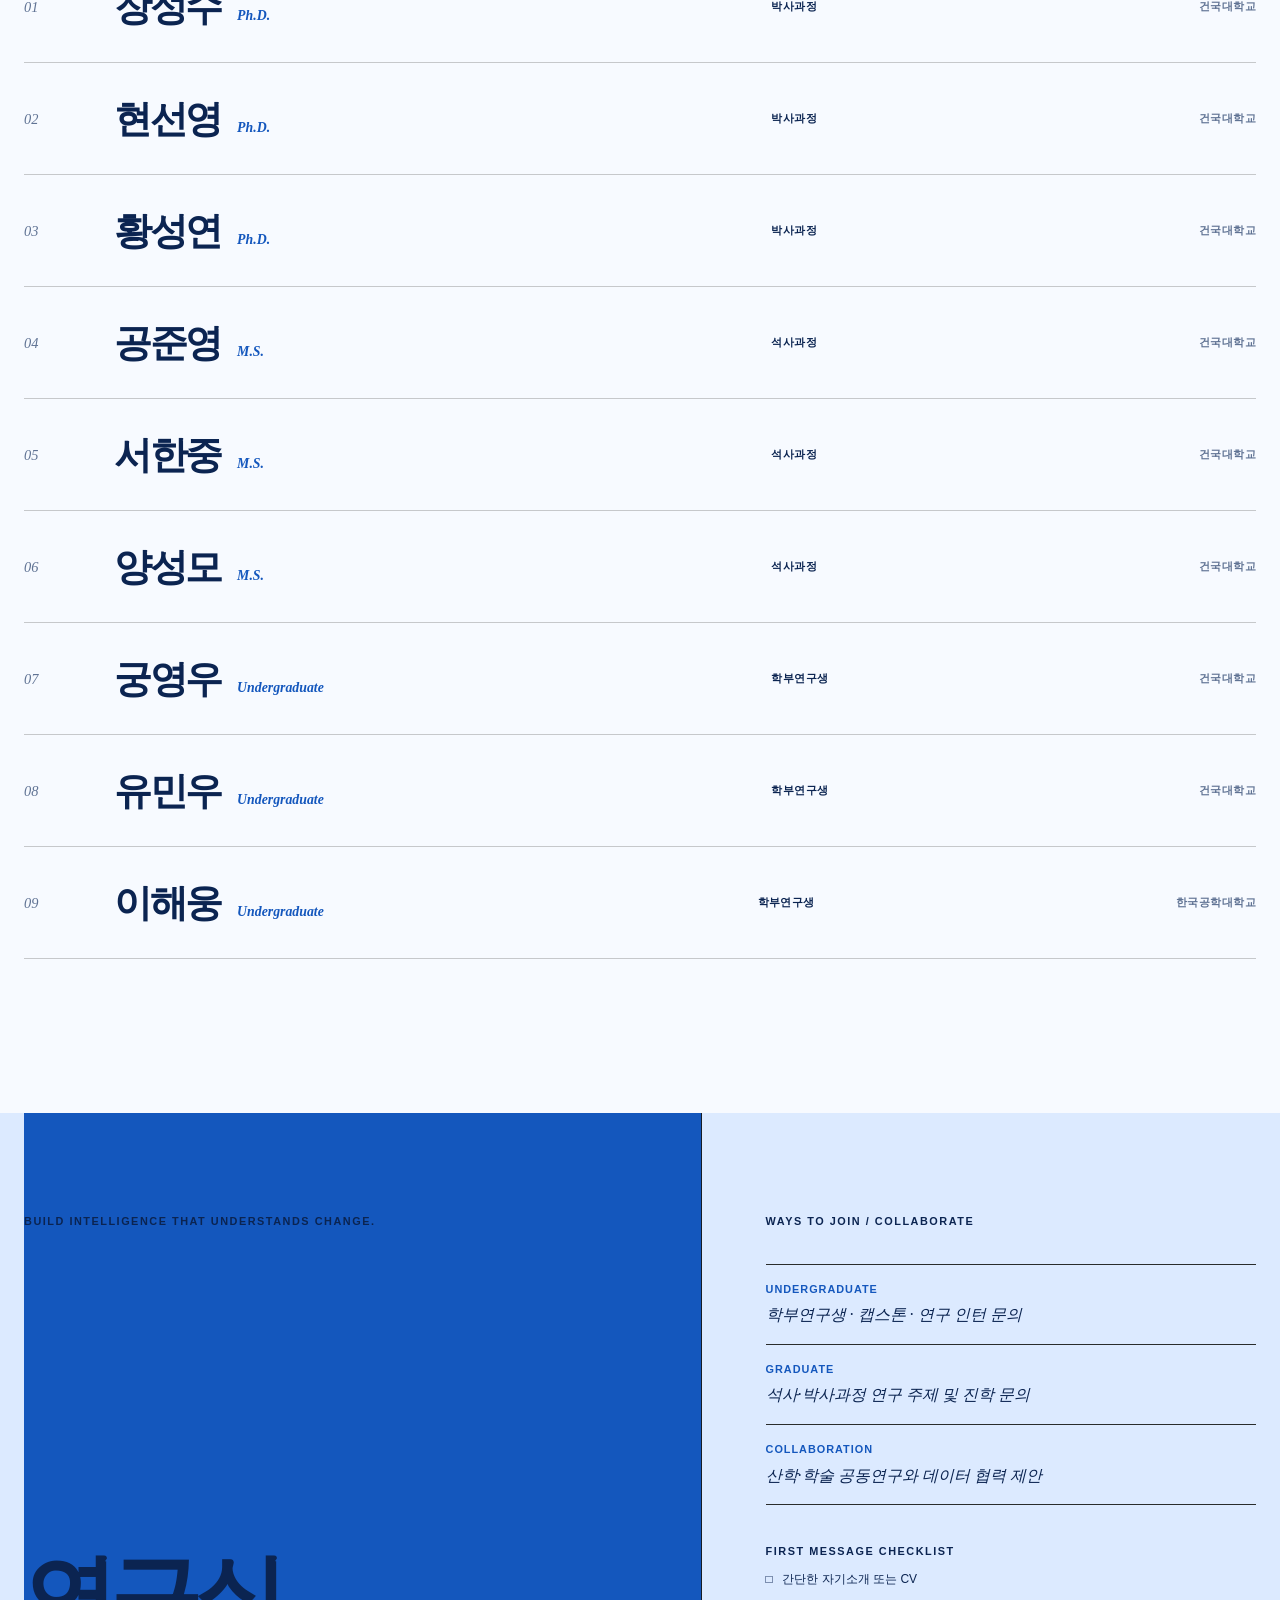
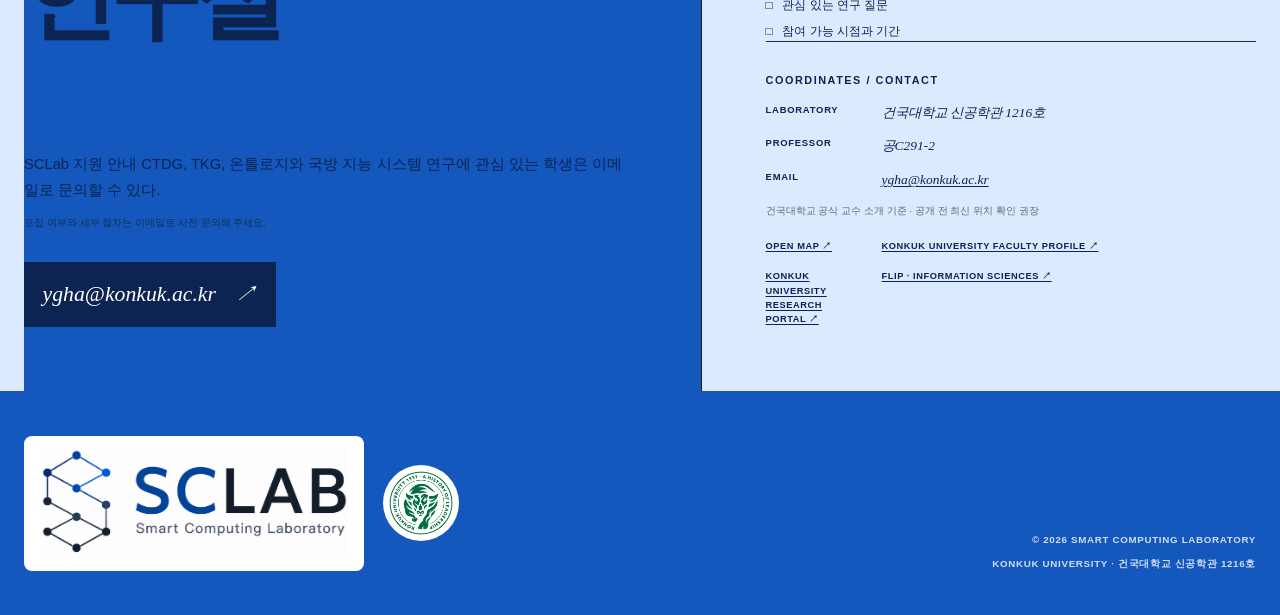
<file: concept-b/index.html>
<!doctype html>
<html lang="ko">
  <head>
    <meta charset="utf-8" />
    <meta name="viewport" content="width=device-width, initial-scale=1" />
    <meta name="theme-color" content="#ffffff" />
    <meta
      name="description"
      content="Smart Computing Laboratory — Continuous-Time Dynamic Graphs, Temporal Knowledge Graphs, Ontology-driven Intelligence"
    />
    <title>SCLab — Ontology Atlas</title>
    <link rel="stylesheet" href="../shared/reset.css" />
    <link rel="stylesheet" href="./style.css" />
    <script defer src="../data/content.js"></script>
    <script defer src="../shared/shared.js"></script>
    <script defer src="./app.js"></script>
  </head>
  <body>
    <a class="skip-link" href="#main-content">본문 바로가기</a>

    <div class="paper-noise" aria-hidden="true"></div>
    <header class="site-header" id="site-header"></header>

    <main id="main-content" tabindex="-1">
      <section class="atlas" id="atlas" aria-labelledby="atlas-title"></section>
      <section class="fields section-shell" id="research" aria-labelledby="research-title"></section>
      <section class="dispatches" id="publications" aria-labelledby="publications-title"></section>
      <section class="professor section-shell" id="professor" aria-labelledby="professor-title"></section>
      <section class="people section-shell" id="people" aria-labelledby="people-title"></section>
      <section class="join" id="join" aria-labelledby="join-title"></section>
    </main>

    <footer class="site-footer" id="site-footer"></footer>

    <noscript>
      <div class="noscript-message">
        이 페이지의 지식 지도와 연구실 정보를 보려면 JavaScript를 활성화해 주세요.
      </div>
    </noscript>
  </body>
</html>
</file>
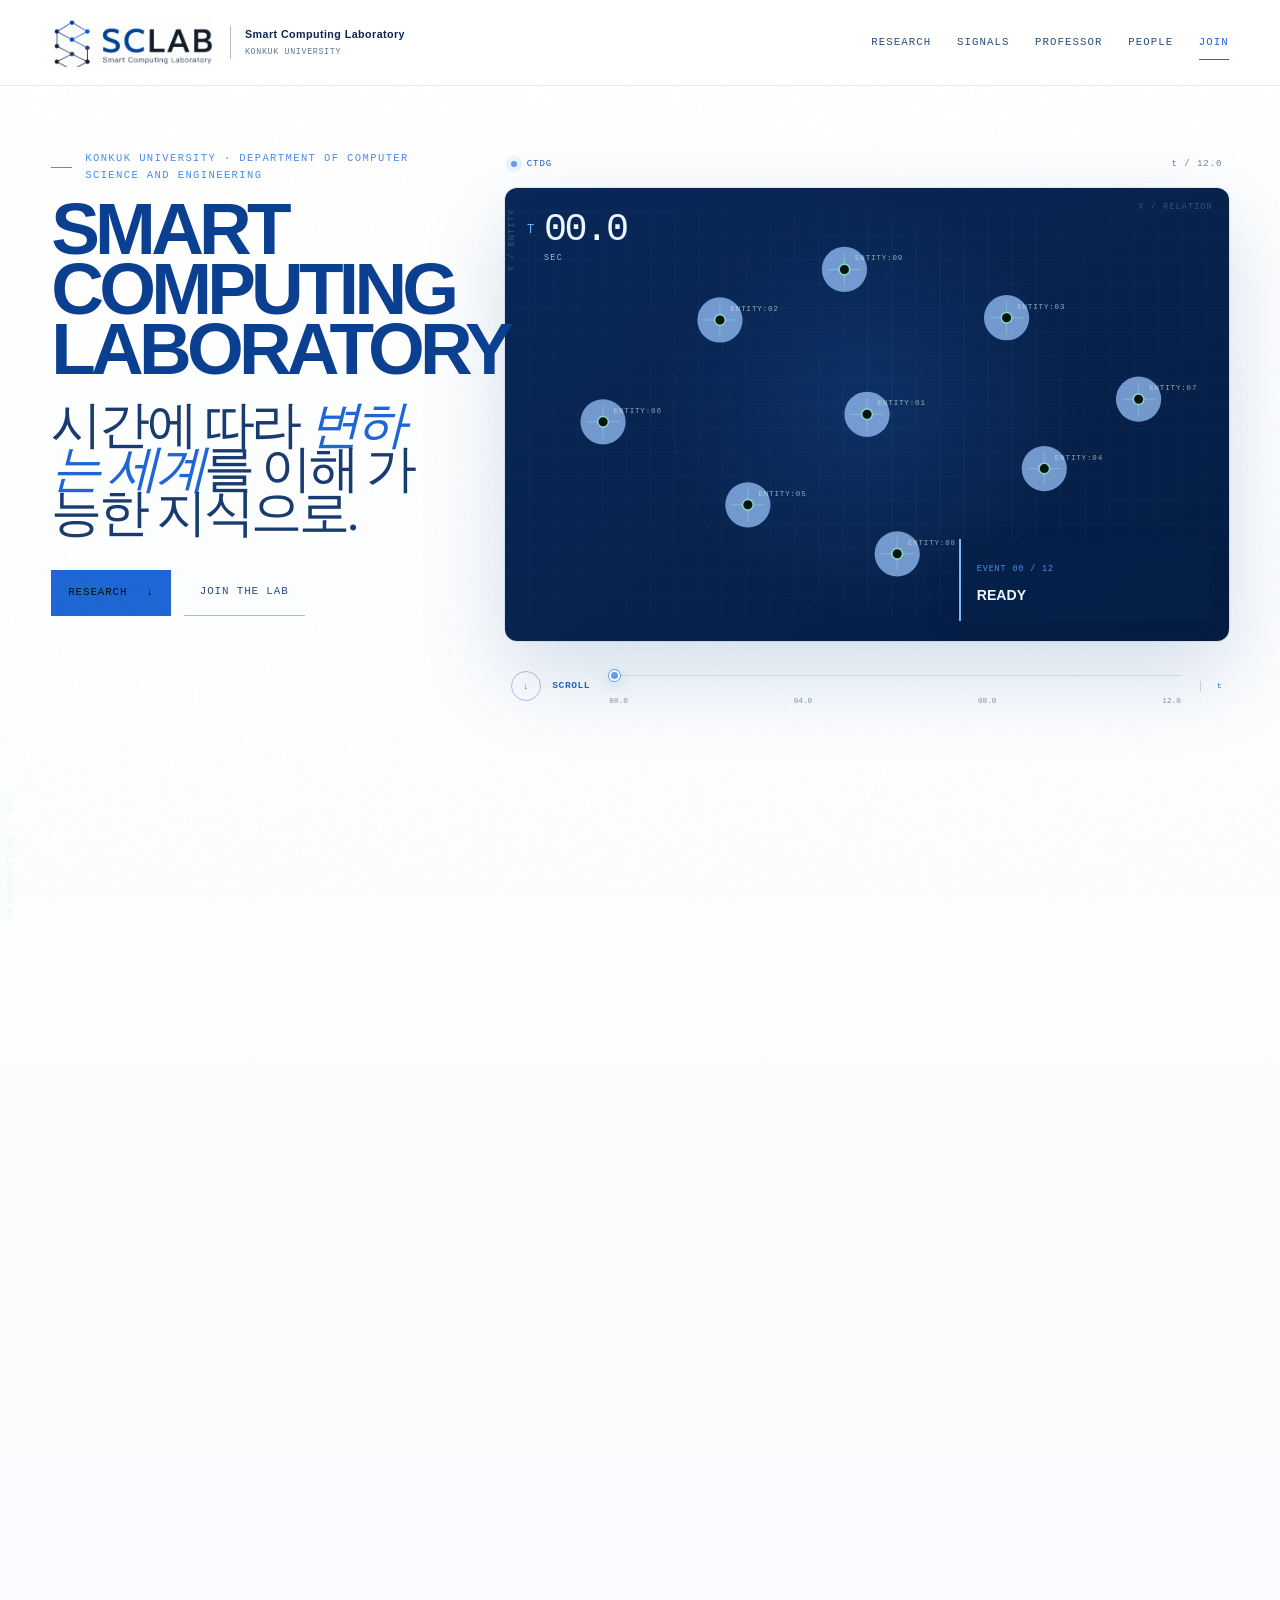
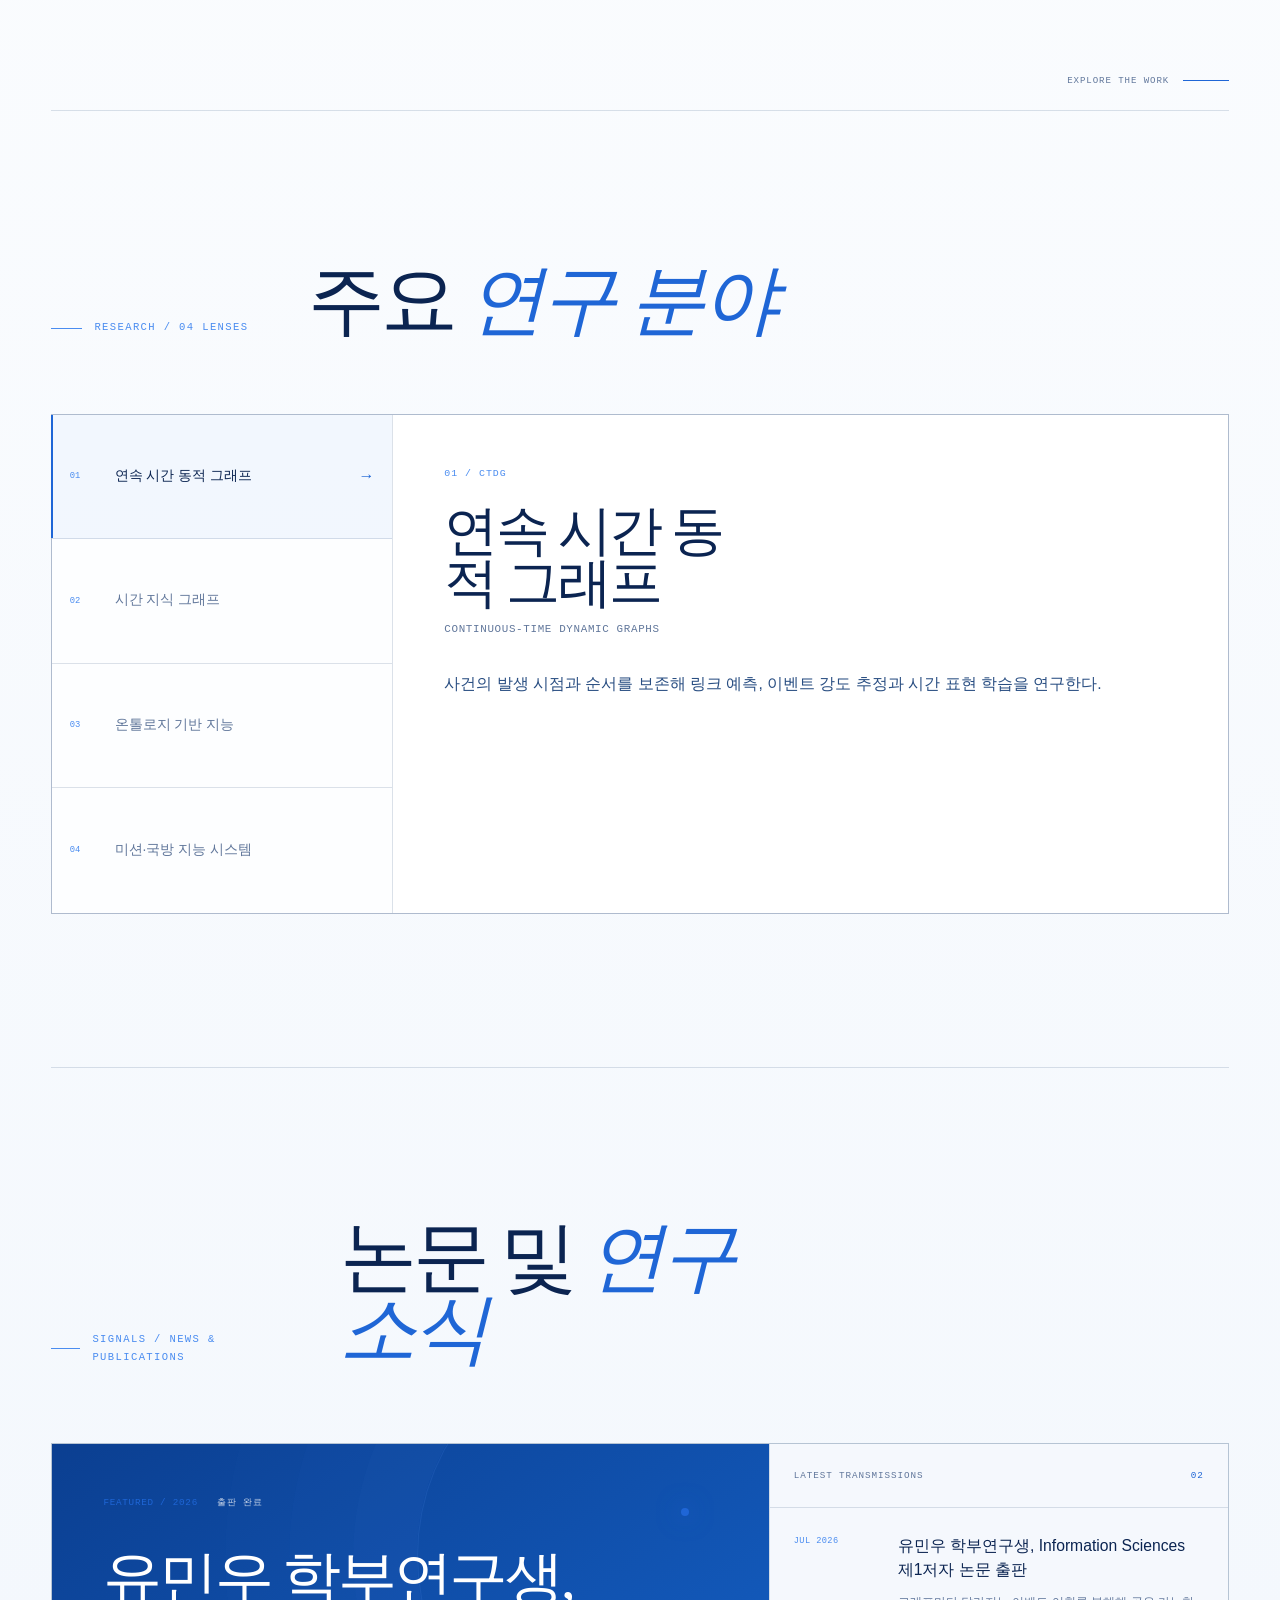
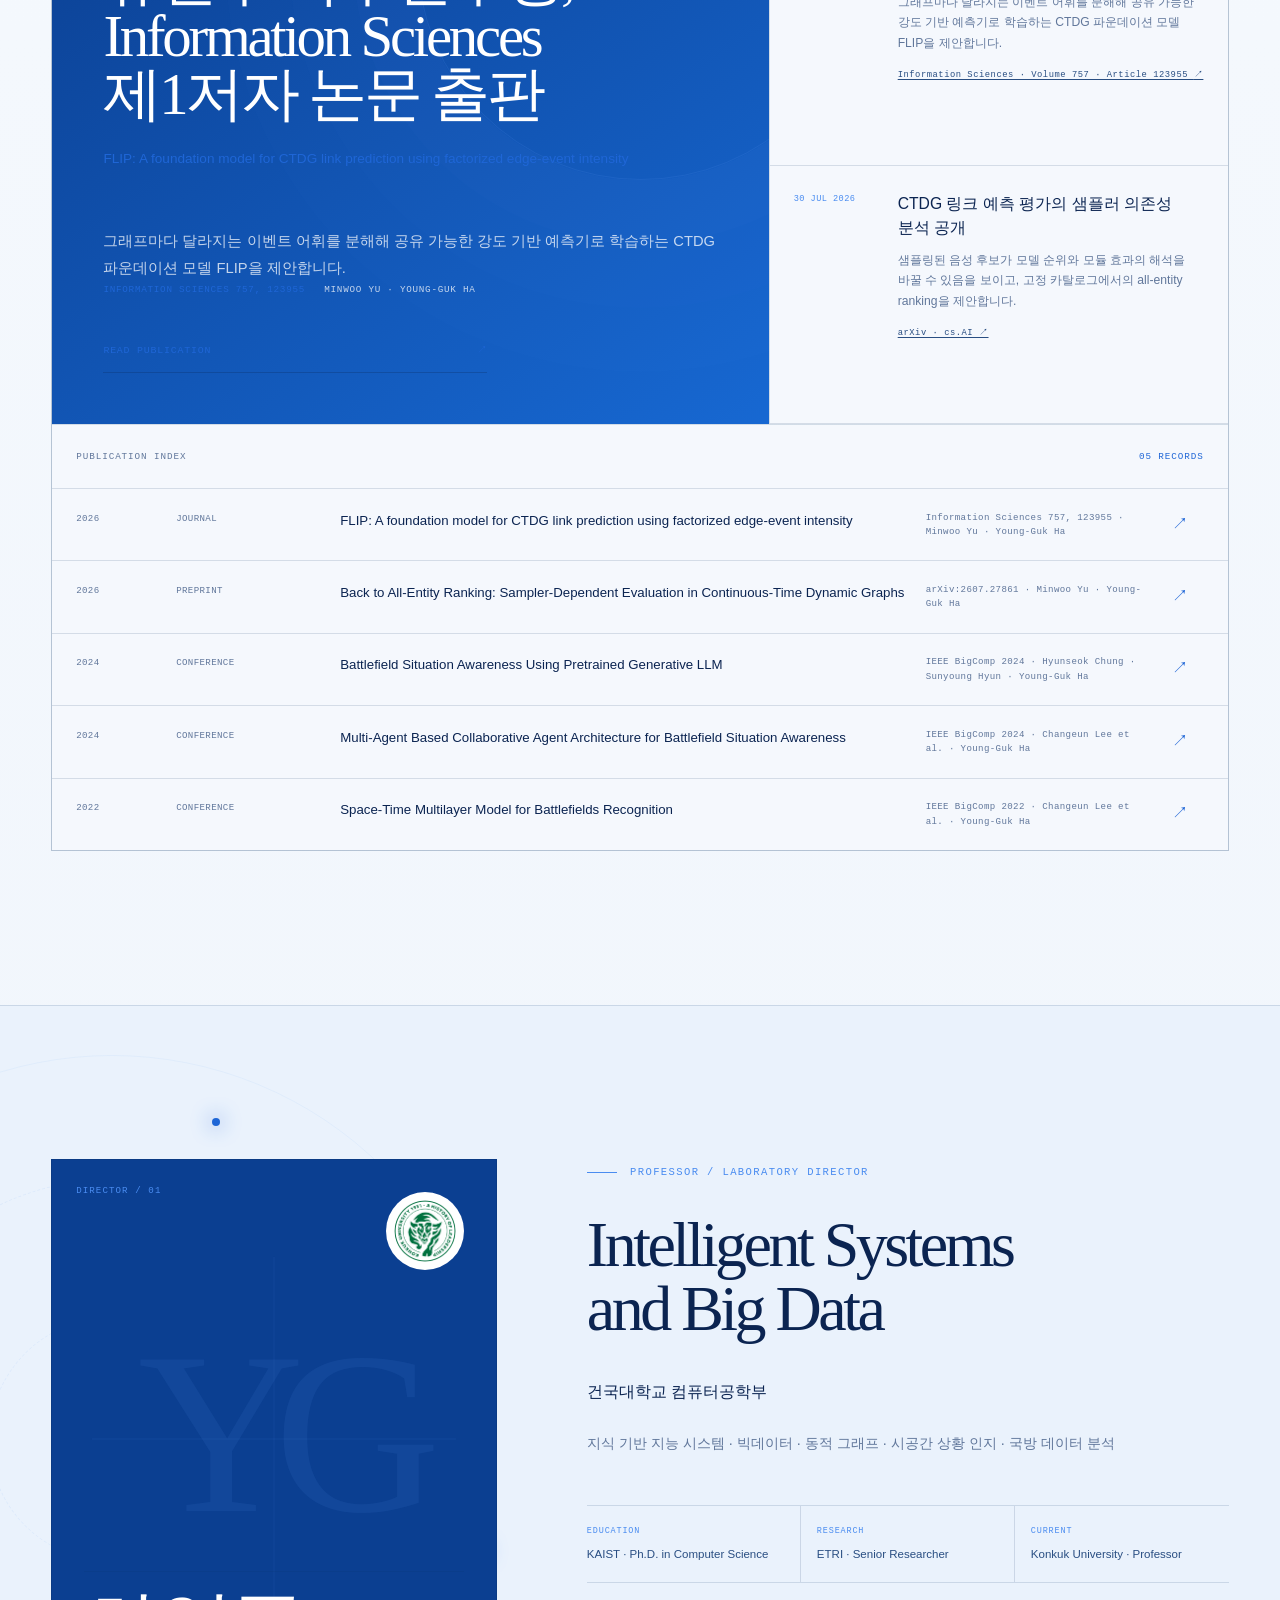
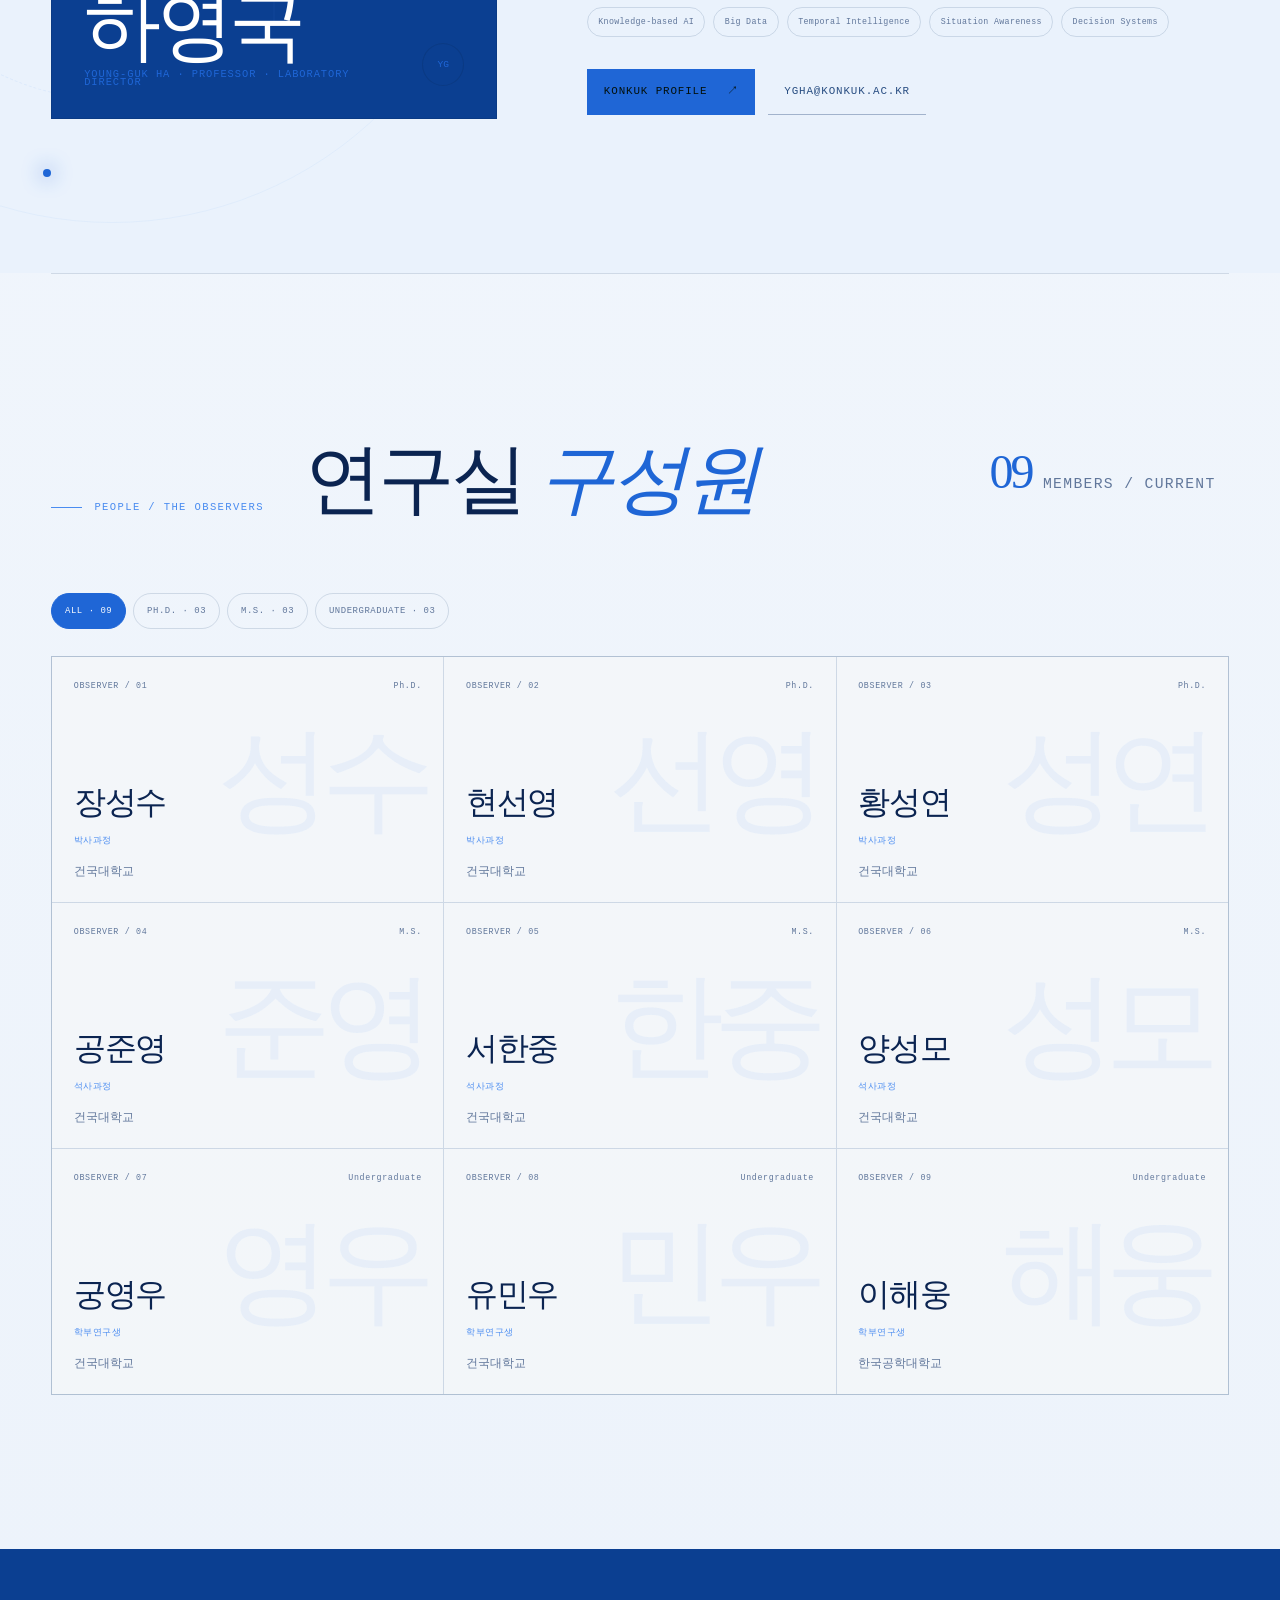
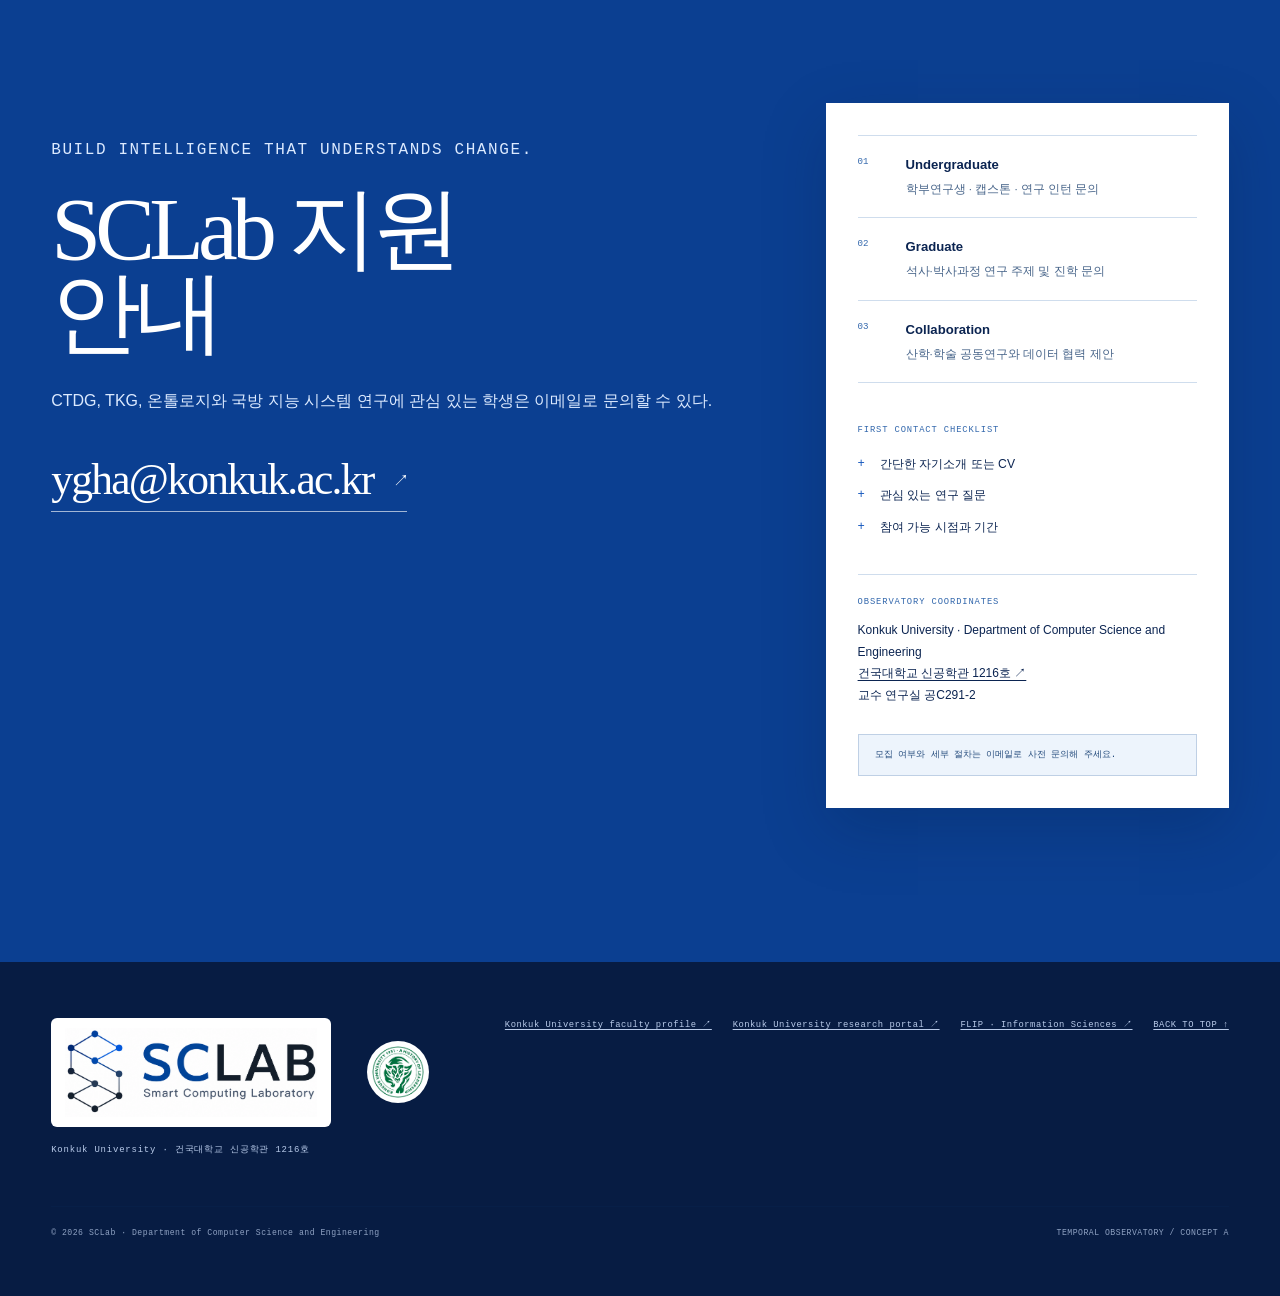
<file: archive/concept-a/index.html>
<!doctype html>
<html lang="ko">
  <head>
    <meta charset="UTF-8" />
    <meta name="viewport" content="width=device-width, initial-scale=1.0" />
    <meta
      name="description"
      content="건국대학교 Smart Computing Laboratory — 시간에 따라 변하는 사건과 관계를 연구하는 지능형 컴퓨팅 연구실"
    />
    <meta name="theme-color" content="#ffffff" />
    <title>SCLab — Temporal Observatory</title>
    <link rel="stylesheet" href="../../shared/reset.css" />
    <link rel="stylesheet" href="./style.css" />
  </head>
  <body>
    <a class="skip-link" href="#main">본문으로 이동</a>

    <div class="site-noise" aria-hidden="true"></div>
    <div class="cursor-glow" data-cursor-glow aria-hidden="true"></div>

    <header class="site-header" data-site-header>
      <a class="brand" href="#top" aria-label="SCLab 홈페이지 처음으로">
        <span class="brand-logo-frame"><img src="../../resource/sclab%20로고.png" alt="" /></span>
        <span class="brand-copy">
          <strong>Smart Computing Laboratory</strong>
          <small>Konkuk University</small>
        </span>
      </a>

      <button
        class="menu-toggle"
        type="button"
        aria-expanded="false"
        aria-controls="primary-navigation"
      >
        <span class="sr-only">메뉴 열기</span>
        <i></i><i></i>
      </button>

      <nav class="primary-nav" id="primary-navigation" aria-label="주요 메뉴">
        <a href="#research">Research</a>
        <a href="#signals">Signals</a>
        <a href="#professor">Professor</a>
        <a href="#people">People</a>
        <a href="#join">Join</a>
      </nav>
    </header>

    <main id="main">
      <section class="hero" id="top" aria-labelledby="hero-title">
        <div class="hero-copy" data-hero-copy></div>

        <div class="observatory" data-observatory data-reveal>
          <div class="observatory-head">
            <div>
              <span class="status-dot" aria-hidden="true"></span>
              <span>CTDG</span>
            </div>
            <span>t / 12.0</span>
          </div>

          <div class="graph-stage">
            <svg
              class="temporal-graph"
              data-temporal-graph
              viewBox="0 0 960 540"
              role="img"
              aria-labelledby="graph-title graph-description"
              preserveAspectRatio="xMidYMid meet"
            >
              <title id="graph-title">연속 시간 동적 그래프 인터랙티브 시뮬레이션</title>
              <desc id="graph-description">
                페이지를 스크롤하면 개체 사이의 연결 사건이 시간 순서대로 나타납니다.
              </desc>
              <defs>
                <radialGradient id="nodeGlow" cx="50%" cy="50%" r="50%">
                  <stop offset="0%" stop-color="#d9eaff" stop-opacity="0.96" />
                  <stop offset="55%" stop-color="#5f9eff" stop-opacity="0.42" />
                  <stop offset="100%" stop-color="#5f9eff" stop-opacity="0" />
                </radialGradient>
                <linearGradient id="edgeGradient" x1="0" y1="0" x2="1" y2="0">
                  <stop offset="0%" stop-color="#3564a8" />
                  <stop offset="50%" stop-color="#9cc7ff" />
                  <stop offset="100%" stop-color="#3564a8" />
                </linearGradient>
                <filter id="softGlow" x="-100%" y="-100%" width="300%" height="300%">
                  <feGaussianBlur stdDeviation="8" />
                </filter>
                <pattern id="microGrid" width="32" height="32" patternUnits="userSpaceOnUse">
                  <path d="M32 0H0V32" fill="none" stroke="#cbe0ff" stroke-opacity="0.075" />
                </pattern>
              </defs>
              <rect width="960" height="540" fill="url(#microGrid)"></rect>
              <g class="graph-rings" aria-hidden="true">
                <circle cx="480" cy="270" r="92"></circle>
                <circle cx="480" cy="270" r="184"></circle>
                <circle cx="480" cy="270" r="258"></circle>
                <path d="M60 270H900M480 32V508"></path>
              </g>
              <g data-graph-edges></g>
              <g data-graph-pulses></g>
              <g data-graph-nodes></g>
            </svg>

            <div class="graph-coordinate coordinate-x" aria-hidden="true">X / RELATION</div>
            <div class="graph-coordinate coordinate-y" aria-hidden="true">Y / ENTITY</div>
            <div class="graph-time" aria-hidden="true">
              <span>T</span><strong data-graph-time>00.0</strong><small>SEC</small>
            </div>

            <div class="event-readout" aria-live="polite" aria-atomic="true">
              <span class="readout-index" data-event-index>EVENT 00 / 12</span>
              <strong data-event-title>READY</strong>
            </div>
          </div>

          <div class="timeline-control">
            <div class="scroll-sync-label" aria-hidden="true">
              <span class="scroll-sync-icon">↓</span>
              <span><strong>SCROLL</strong></span>
            </div>
            <div class="timeline-track">
              <label class="sr-only" for="temporal-range">그래프 관측 시간</label>
              <input
                id="temporal-range"
                data-temporal-range
                type="range"
                min="0"
                max="100"
                step="0.1"
                value="0"
              />
              <div class="timeline-scale" aria-hidden="true">
                <span>00.0</span><span>04.0</span><span>08.0</span><span>12.0</span>
              </div>
            </div>
            <div class="timeline-mode">
              <strong>t</strong>
            </div>
          </div>
        </div>

        <a class="scroll-cue" href="#research">
          <span>Explore the work</span>
          <i aria-hidden="true"></i>
        </a>
      </section>

      <section class="section research-section" id="research" aria-labelledby="research-title">
        <div class="section-heading" data-research-heading data-reveal></div>
        <div class="research-console" data-research-console data-reveal>
          <div class="research-tabs" role="tablist" aria-label="연구 분야" data-research-tabs></div>
          <div class="research-panel" data-research-panel></div>
        </div>
      </section>

      <section class="section signals-section" id="signals" aria-labelledby="signals-title">
        <div class="section-heading split-heading" data-signals-heading data-reveal></div>
        <div class="signal-layout" data-signal-layout></div>
      </section>

      <section class="section professor-section" id="professor" aria-labelledby="professor-title">
        <div class="professor-orbit" aria-hidden="true">
          <i></i><i></i><i></i>
        </div>
        <div class="professor-layout" data-professor-layout></div>
      </section>

      <section class="section people-section" id="people" aria-labelledby="people-title">
        <div class="section-heading people-heading" data-people-heading data-reveal></div>
        <div class="member-filters" role="toolbar" aria-label="구성원 과정 필터" data-member-filters></div>
        <div class="member-grid" data-member-grid aria-live="polite"></div>
      </section>

      <section class="section join-section" id="join" aria-labelledby="join-title">
        <div class="join-layout" data-join-layout></div>
      </section>
    </main>

    <footer class="site-footer" data-site-footer></footer>

    <noscript>
      <div class="noscript-message">
        이 시안은 연구 데이터와 인터랙션을 표시하기 위해 JavaScript가 필요합니다.
      </div>
    </noscript>

    <script src="../../data/content.js"></script>
    <script src="../../shared/shared.js"></script>
    <script src="./app.js"></script>
  </body>
</html>
</file>
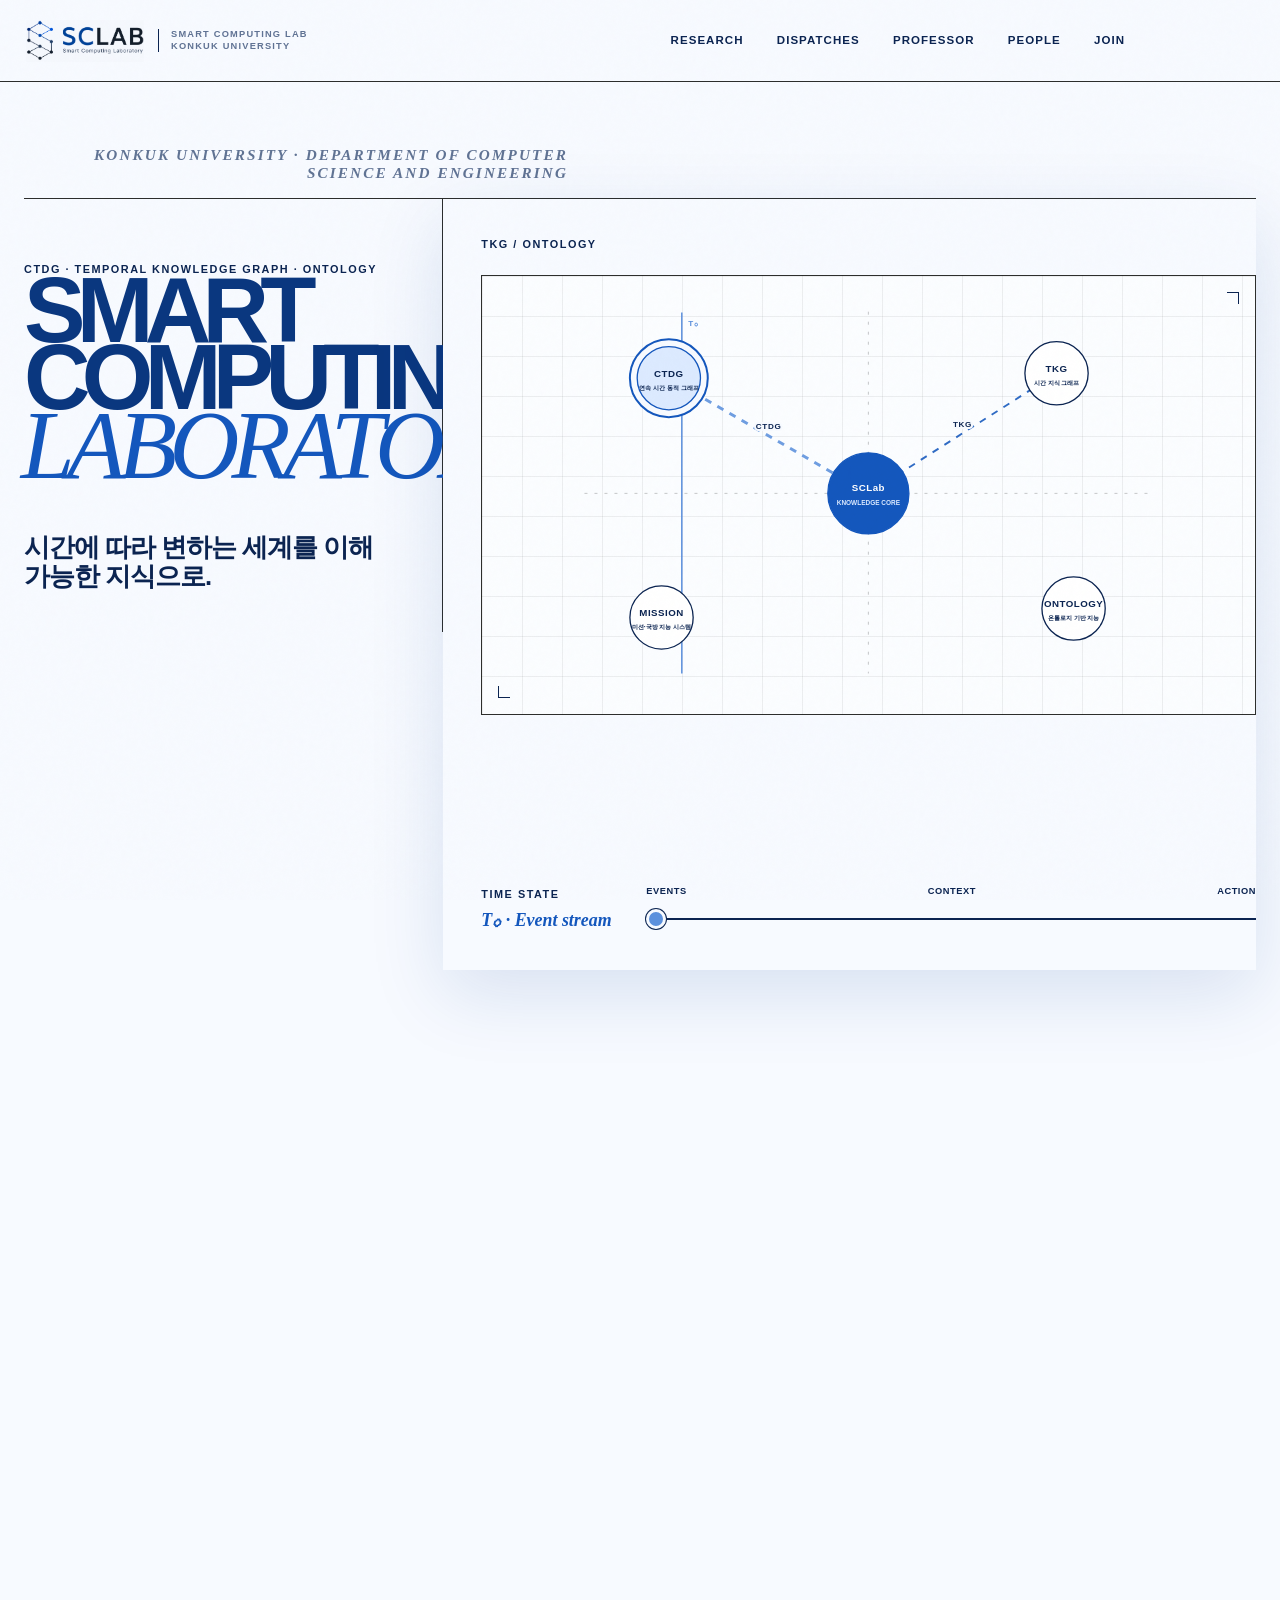
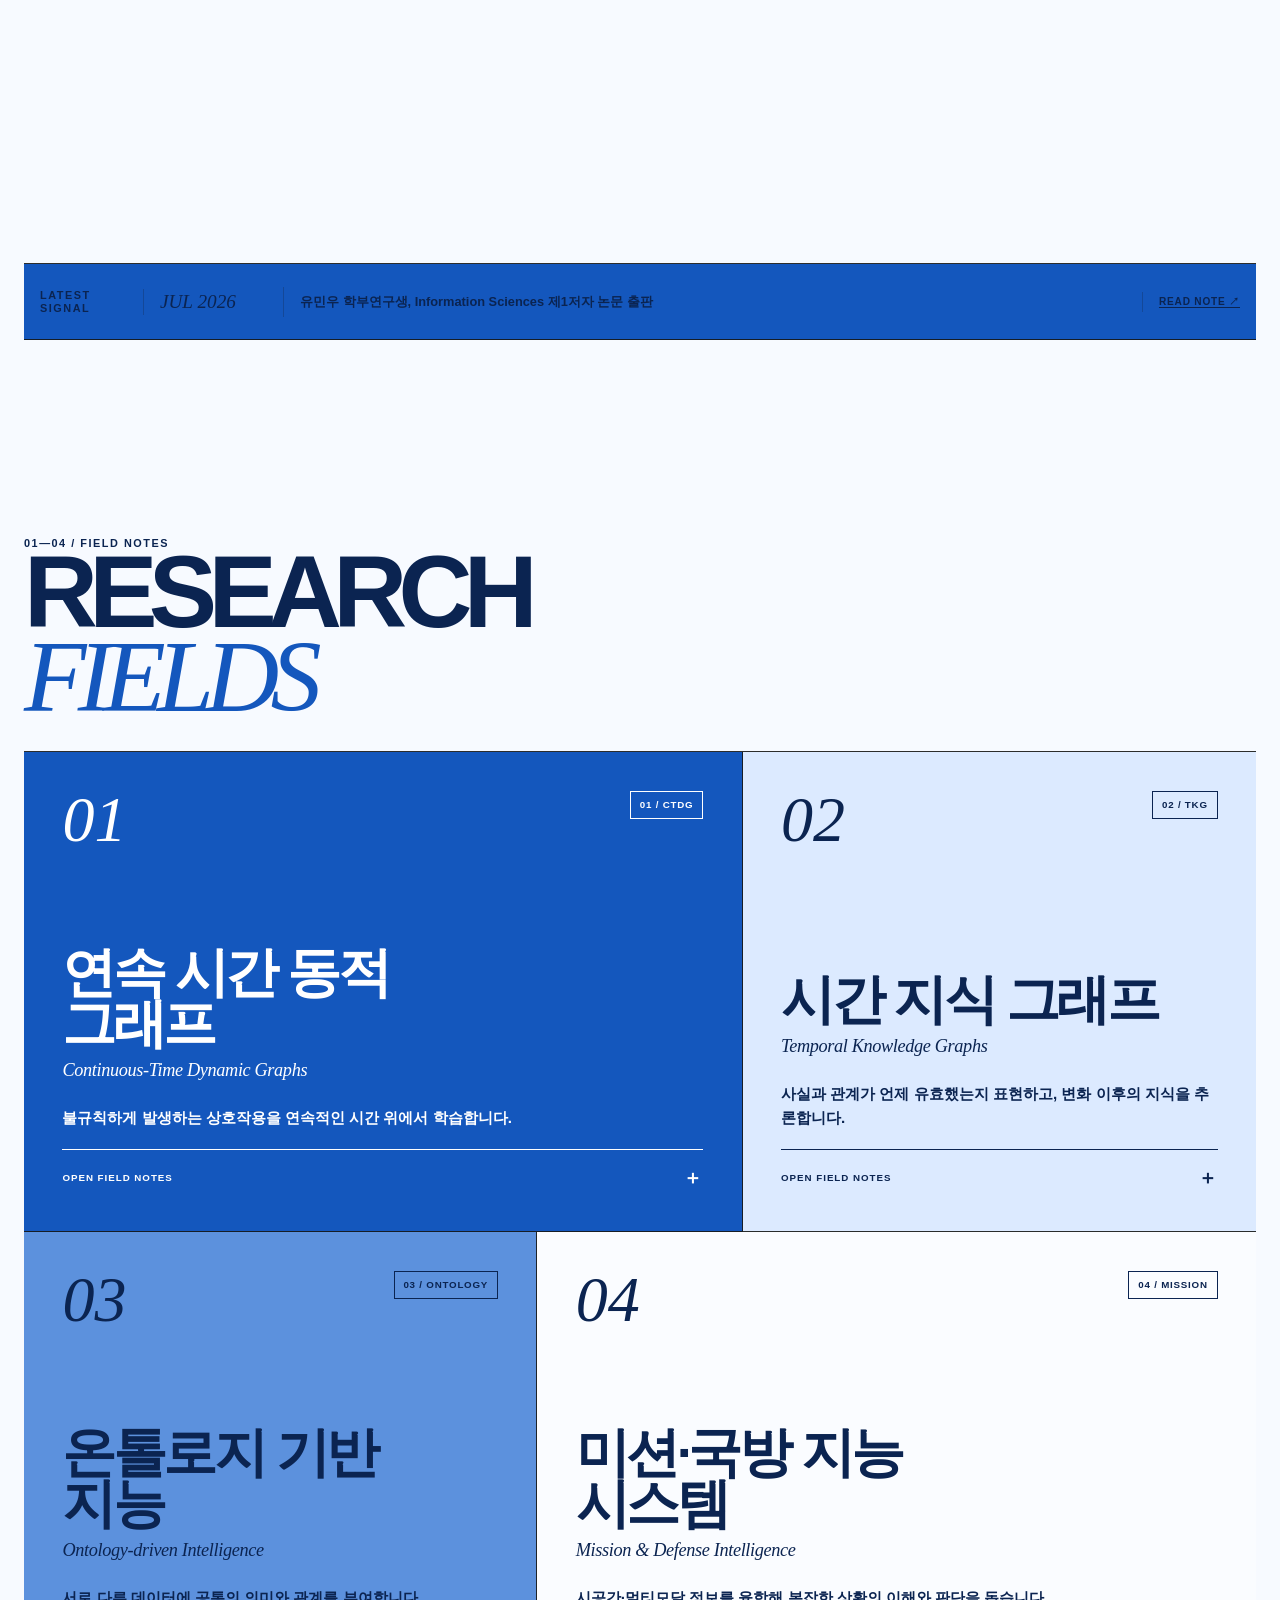
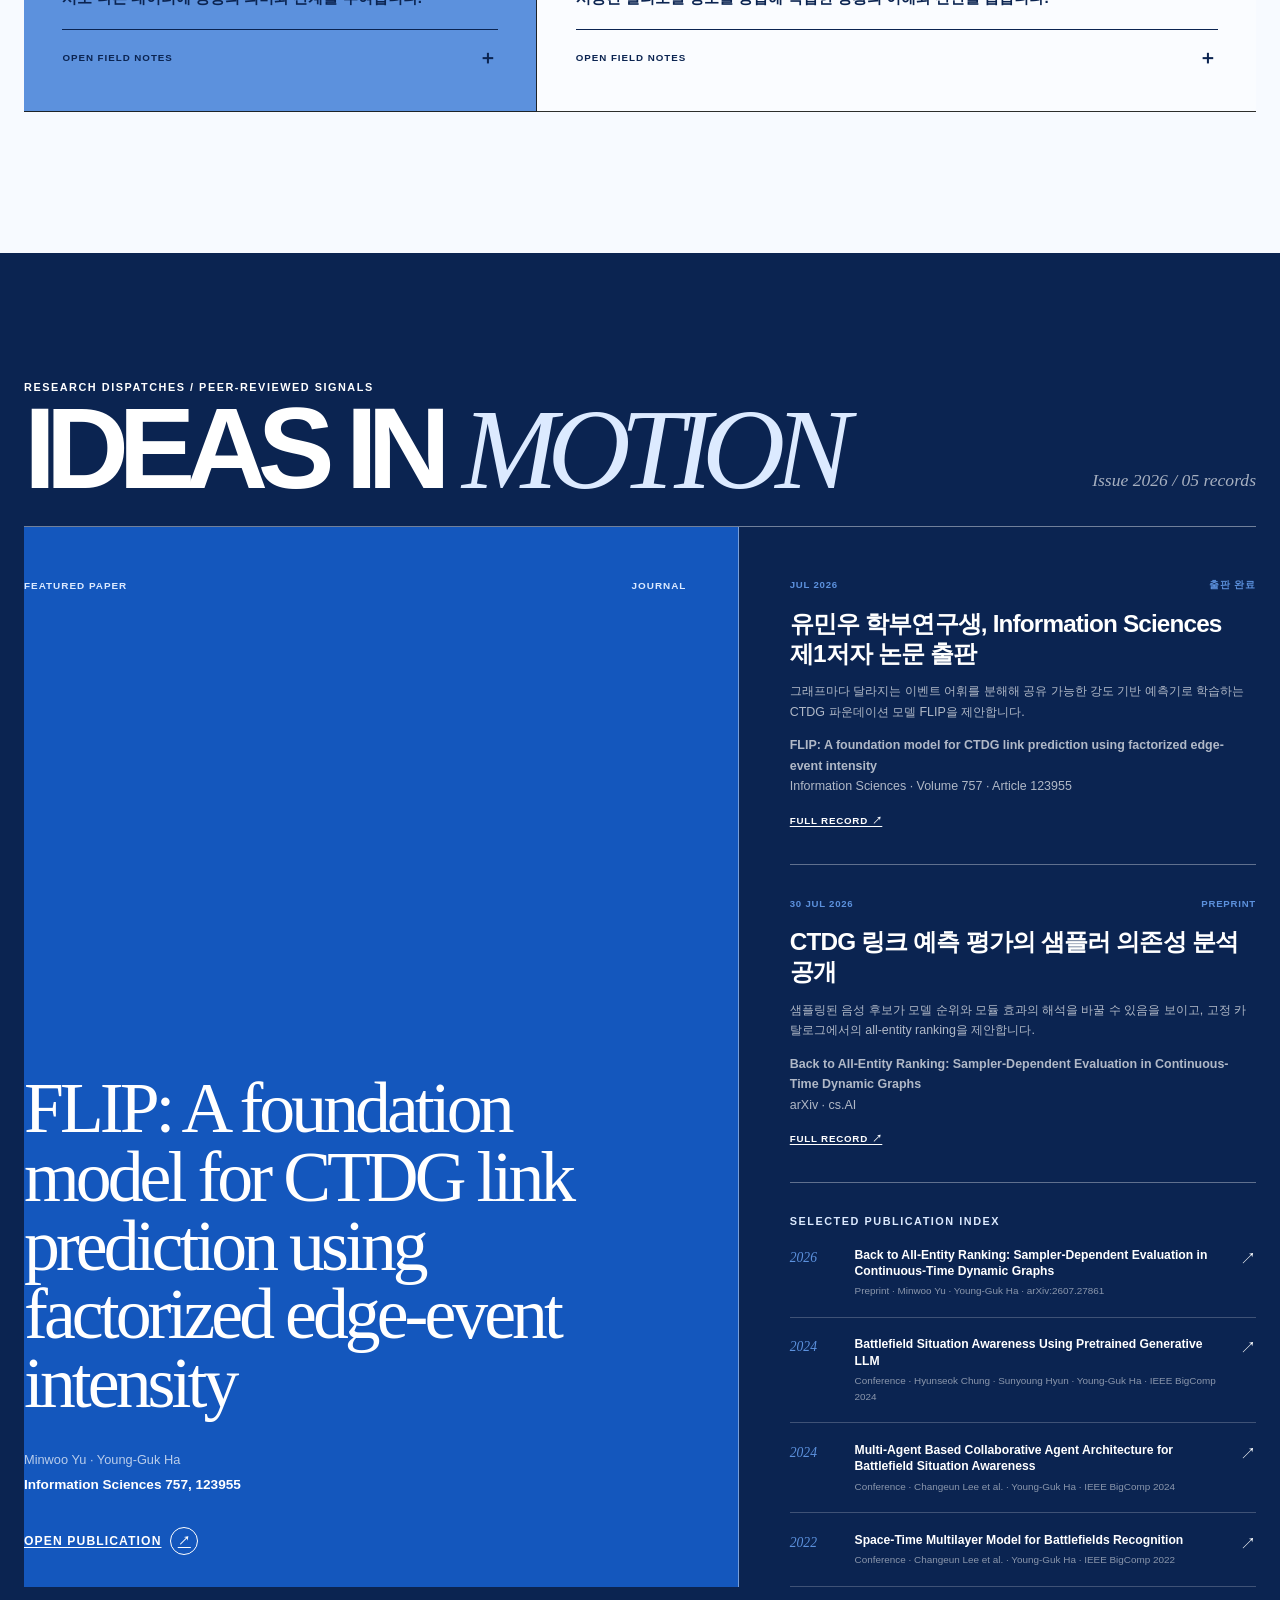
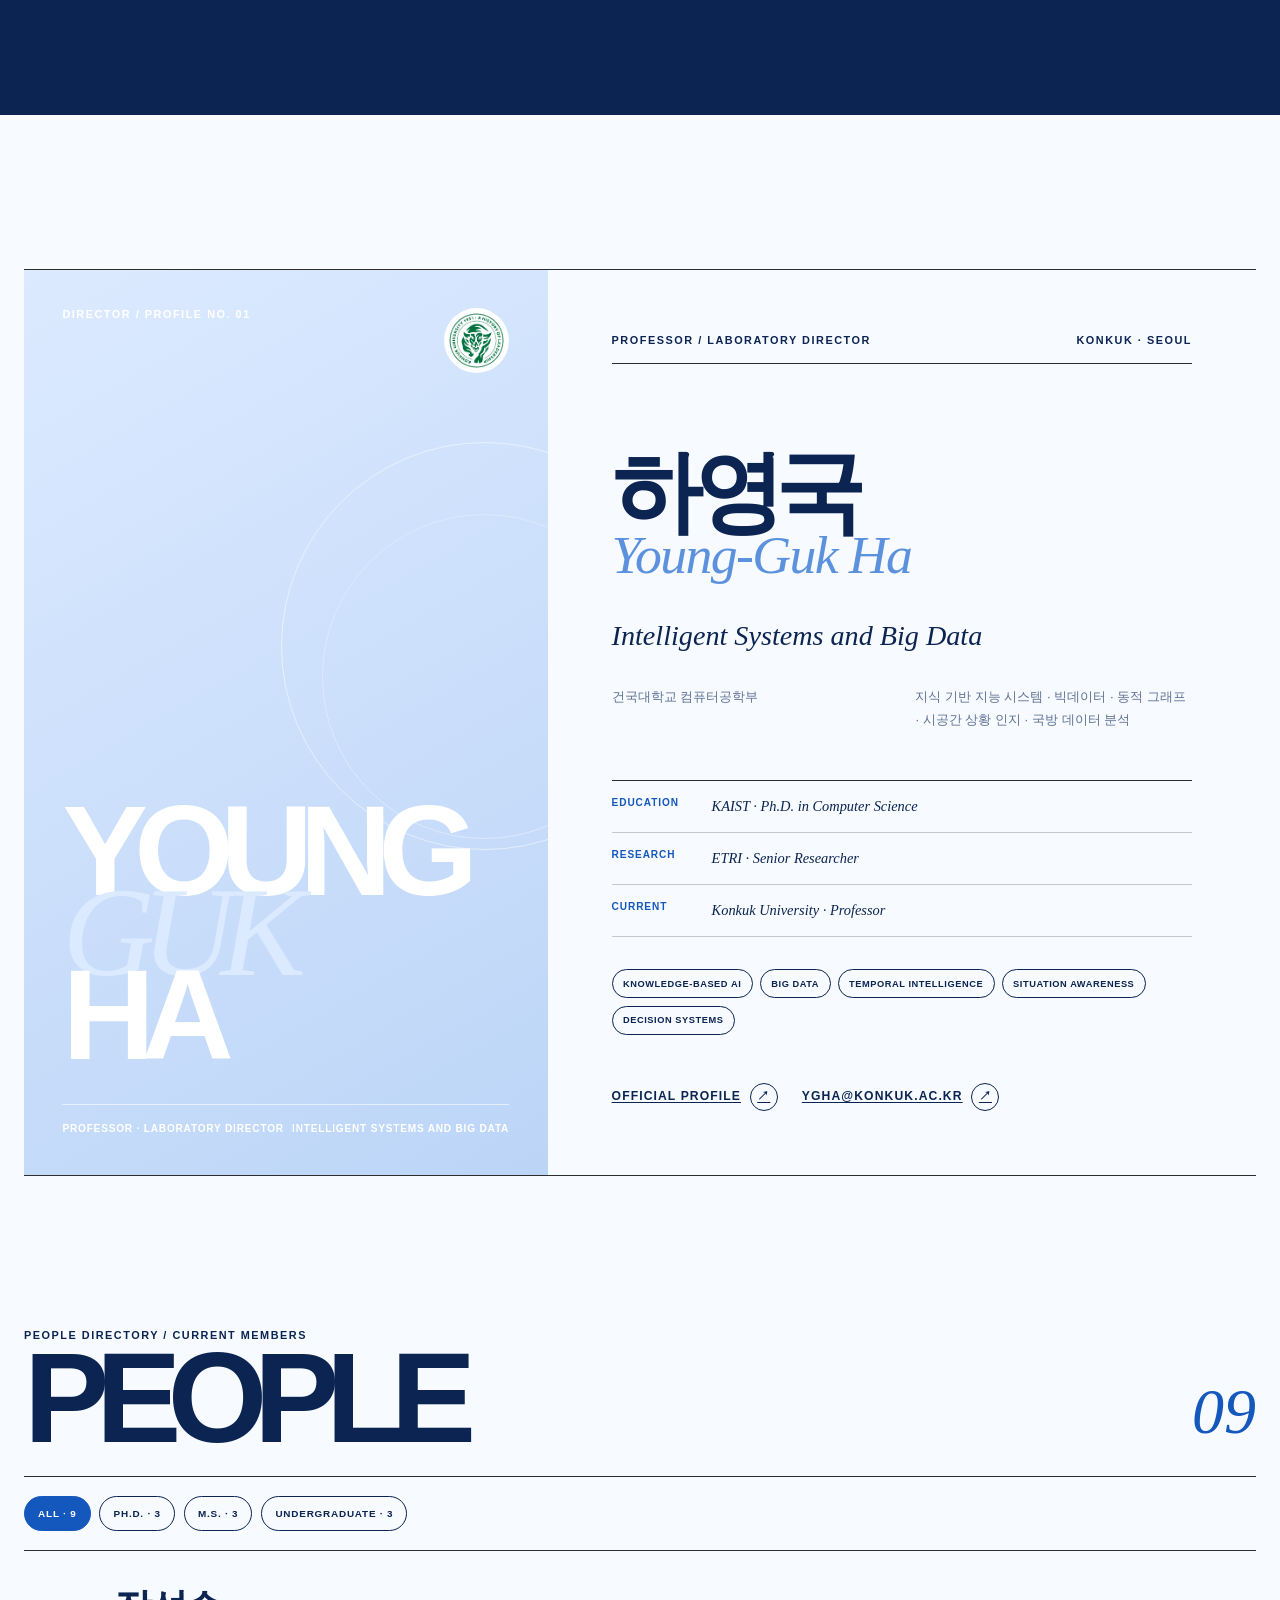
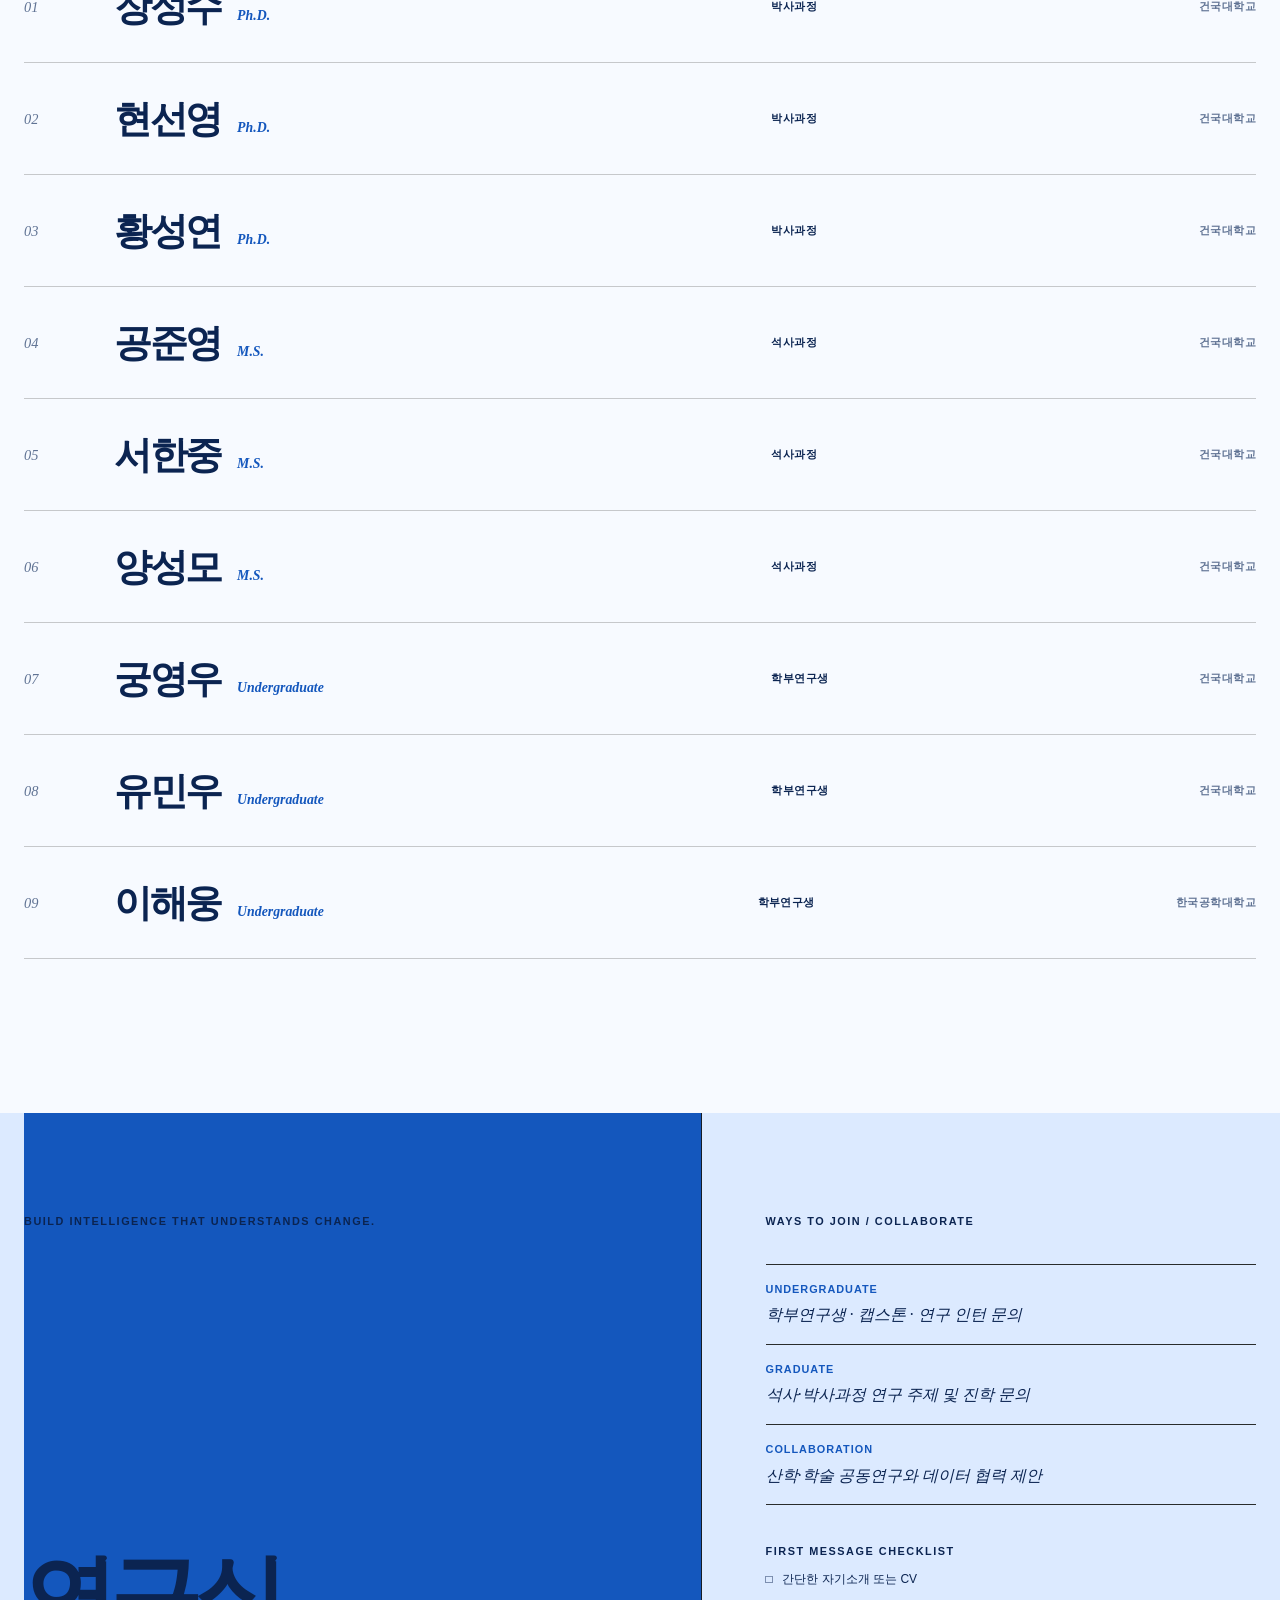
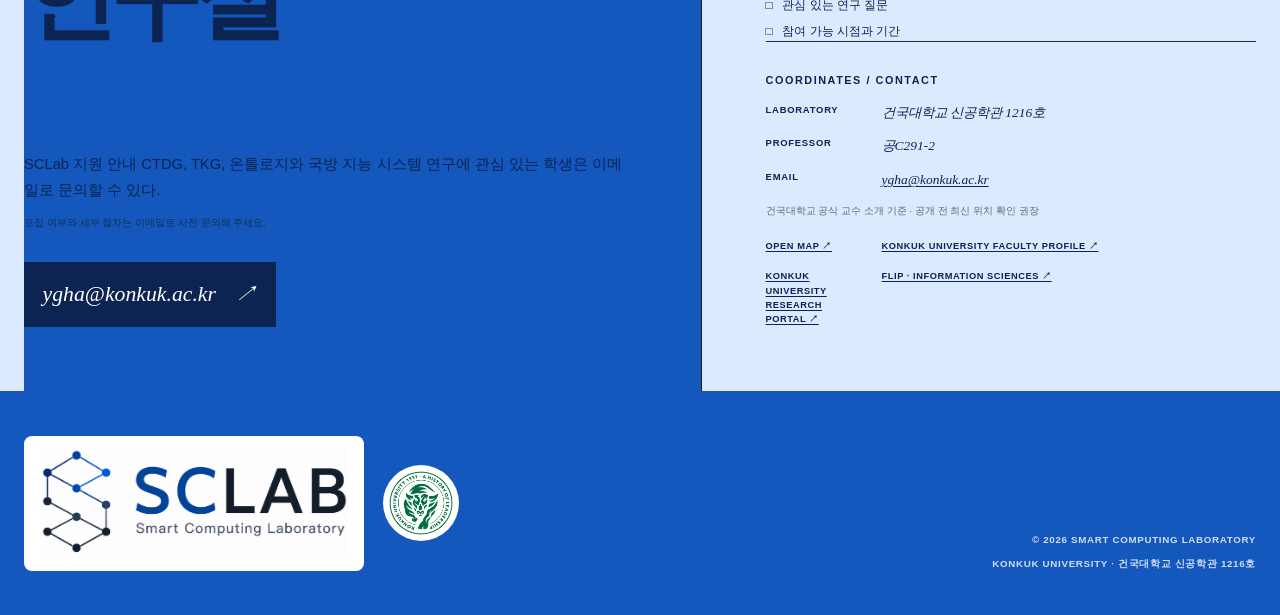
<file: archive/concept-b/index.html>
<!doctype html>
<html lang="ko">
  <head>
    <meta charset="utf-8" />
    <meta name="viewport" content="width=device-width, initial-scale=1" />
    <meta name="theme-color" content="#ffffff" />
    <meta
      name="description"
      content="Smart Computing Laboratory — Continuous-Time Dynamic Graphs, Temporal Knowledge Graphs, Ontology-driven Intelligence"
    />
    <title>SCLab — Ontology Atlas</title>
    <link rel="stylesheet" href="../../shared/reset.css" />
    <link rel="stylesheet" href="./style.css" />
    <script defer src="../../data/content.js"></script>
    <script defer src="../../shared/shared.js"></script>
    <script defer src="./app.js"></script>
  </head>
  <body>
    <a class="skip-link" href="#main-content">본문 바로가기</a>

    <div class="paper-noise" aria-hidden="true"></div>
    <header class="site-header" id="site-header"></header>

    <main id="main-content" tabindex="-1">
      <section class="atlas" id="atlas" aria-labelledby="atlas-title"></section>
      <section class="fields section-shell" id="research" aria-labelledby="research-title"></section>
      <section class="dispatches" id="publications" aria-labelledby="publications-title"></section>
      <section class="professor section-shell" id="professor" aria-labelledby="professor-title"></section>
      <section class="people section-shell" id="people" aria-labelledby="people-title"></section>
      <section class="join" id="join" aria-labelledby="join-title"></section>
    </main>

    <footer class="site-footer" id="site-footer"></footer>

    <noscript>
      <div class="noscript-message">
        이 페이지의 지식 지도와 연구실 정보를 보려면 JavaScript를 활성화해 주세요.
      </div>
    </noscript>
  </body>
</html>
</file>
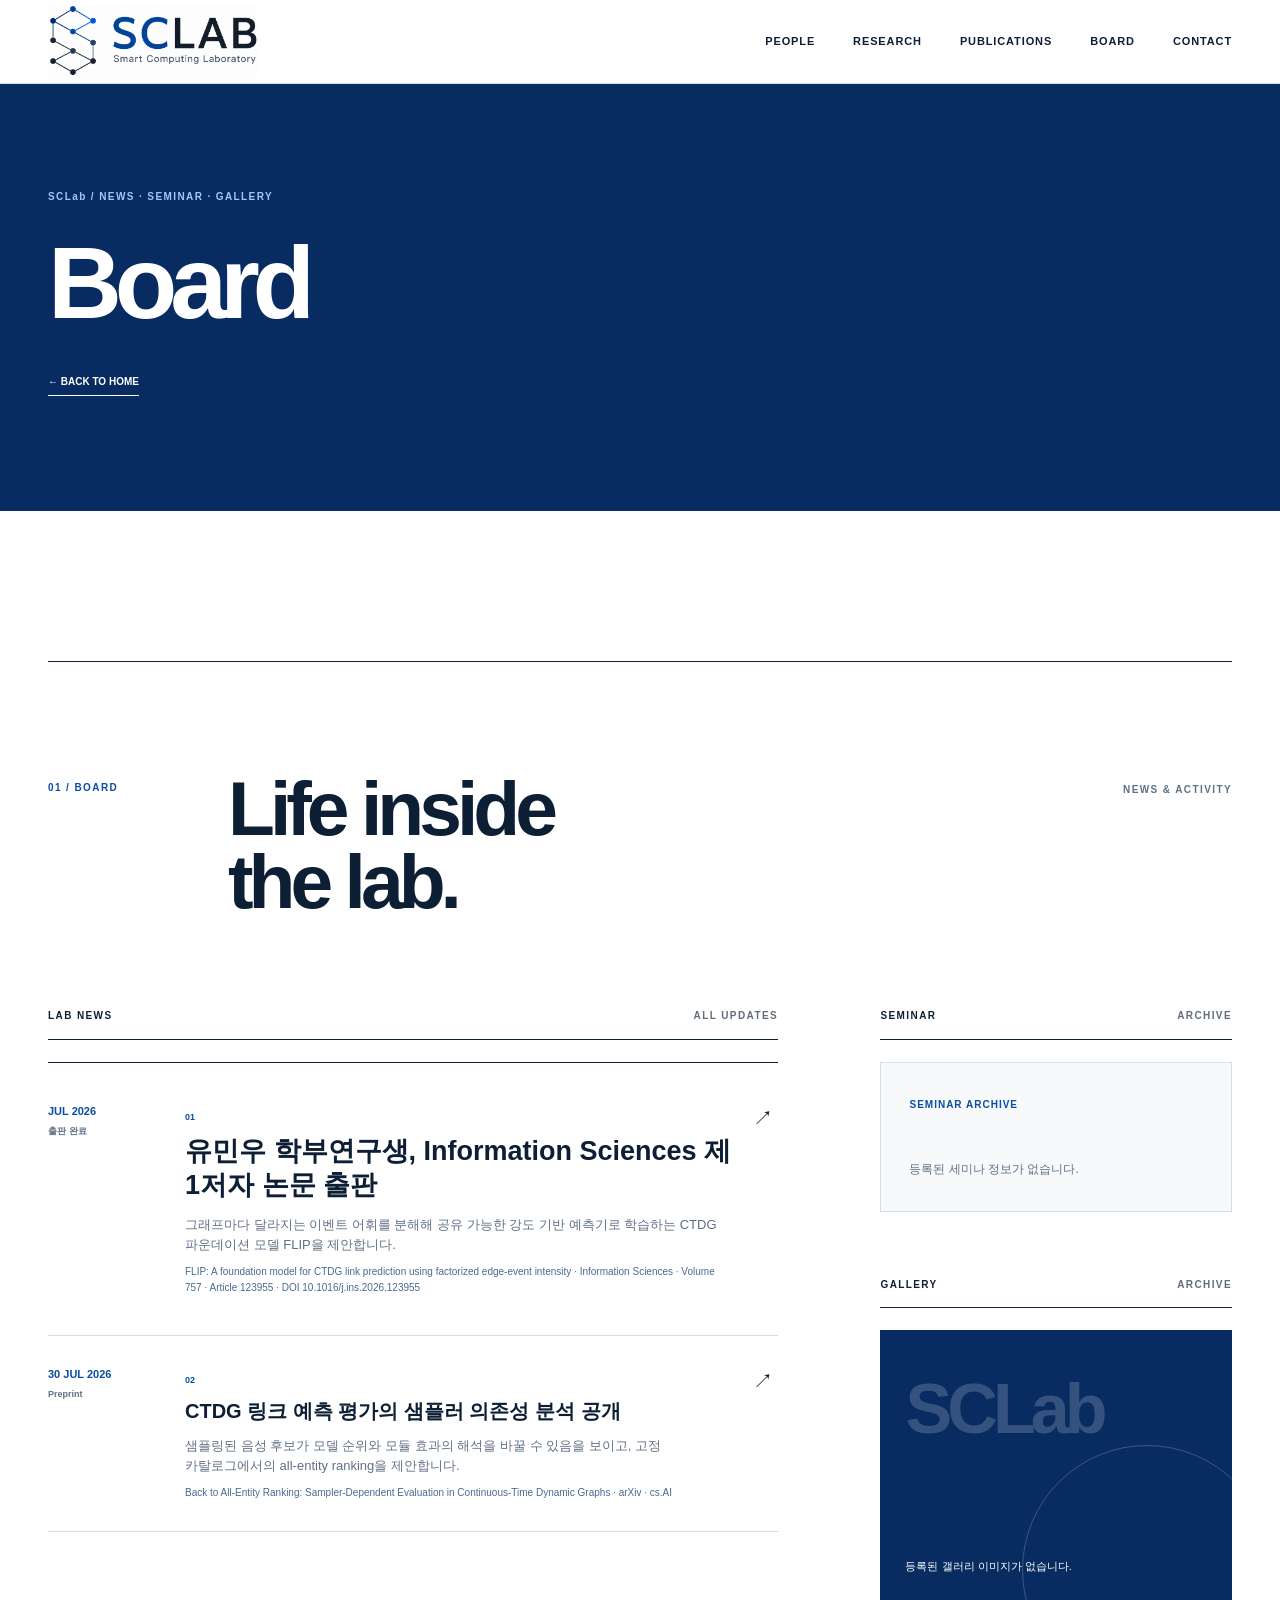
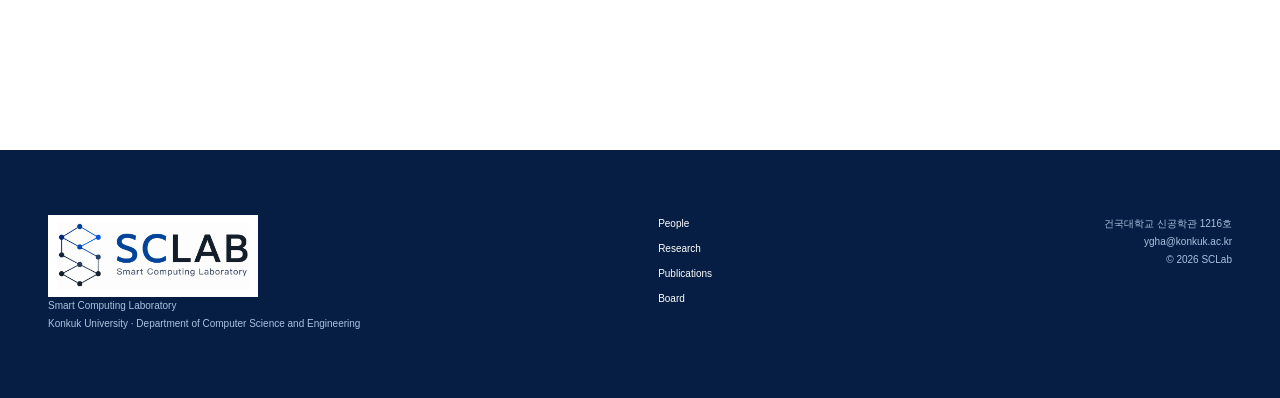
<file: board.html>
<!doctype html><html lang="ko"><head><meta charset="UTF-8"><meta name="viewport" content="width=device-width,initial-scale=1"><meta name="theme-color" content="#0b4da2"><meta name="description" content="SCLab Board"><title>Board | SCLab</title><link rel="stylesheet" href="./shared/reset.css"><link rel="stylesheet" href="./style.css"></head><body data-page="board"><a class="skip-link" href="#main">본문으로 이동</a><header class="site-header"><div class="header-inner"><a class="brand" href="./index.html"><img src="./resource/sclab%20%EB%A1%9C%EA%B3%A0.png" alt="Smart Computing Laboratory"></a><button class="menu-button" type="button" aria-expanded="false" aria-controls="main-nav"><span>MENU</span><i></i><i></i></button><nav class="main-nav" id="main-nav"><div class="nav-item"><a href="./people.html">PEOPLE</a></div><div class="nav-item"><a href="./research.html">RESEARCH</a></div><div class="nav-item"><a href="./publications.html">PUBLICATIONS</a></div><div class="nav-item"><a href="./board.html">BOARD</a></div><div class="nav-item"><a href="./index.html#contact">CONTACT</a></div></nav></div></header><main id="main"><section class="page-hero"><div class="section-shell"><p>SCLab / NEWS · SEMINAR · GALLERY</p><h1>Board</h1><a href="./index.html">← BACK TO HOME</a></div></section><div data-page-content></div></main><footer class="site-footer"><div class="footer-brand"><img src="./resource/sclab%20%EB%A1%9C%EA%B3%A0.png" alt="Smart Computing Laboratory"><p>Smart Computing Laboratory<br>Konkuk University · Department of Computer Science and Engineering</p></div><nav><a href="./people.html">People</a><a href="./research.html">Research</a><a href="./publications.html">Publications</a><a href="./board.html">Board</a></nav><div><p>건국대학교 신공학관 1216호<br><a href="mailto:ygha@konkuk.ac.kr">ygha@konkuk.ac.kr</a></p><p>© 2026 SCLab</p></div></footer><script src="./data/content.js"></script><script src="./shared/shared.js"></script><script src="./subpage.js"></script></body></html>
</file>
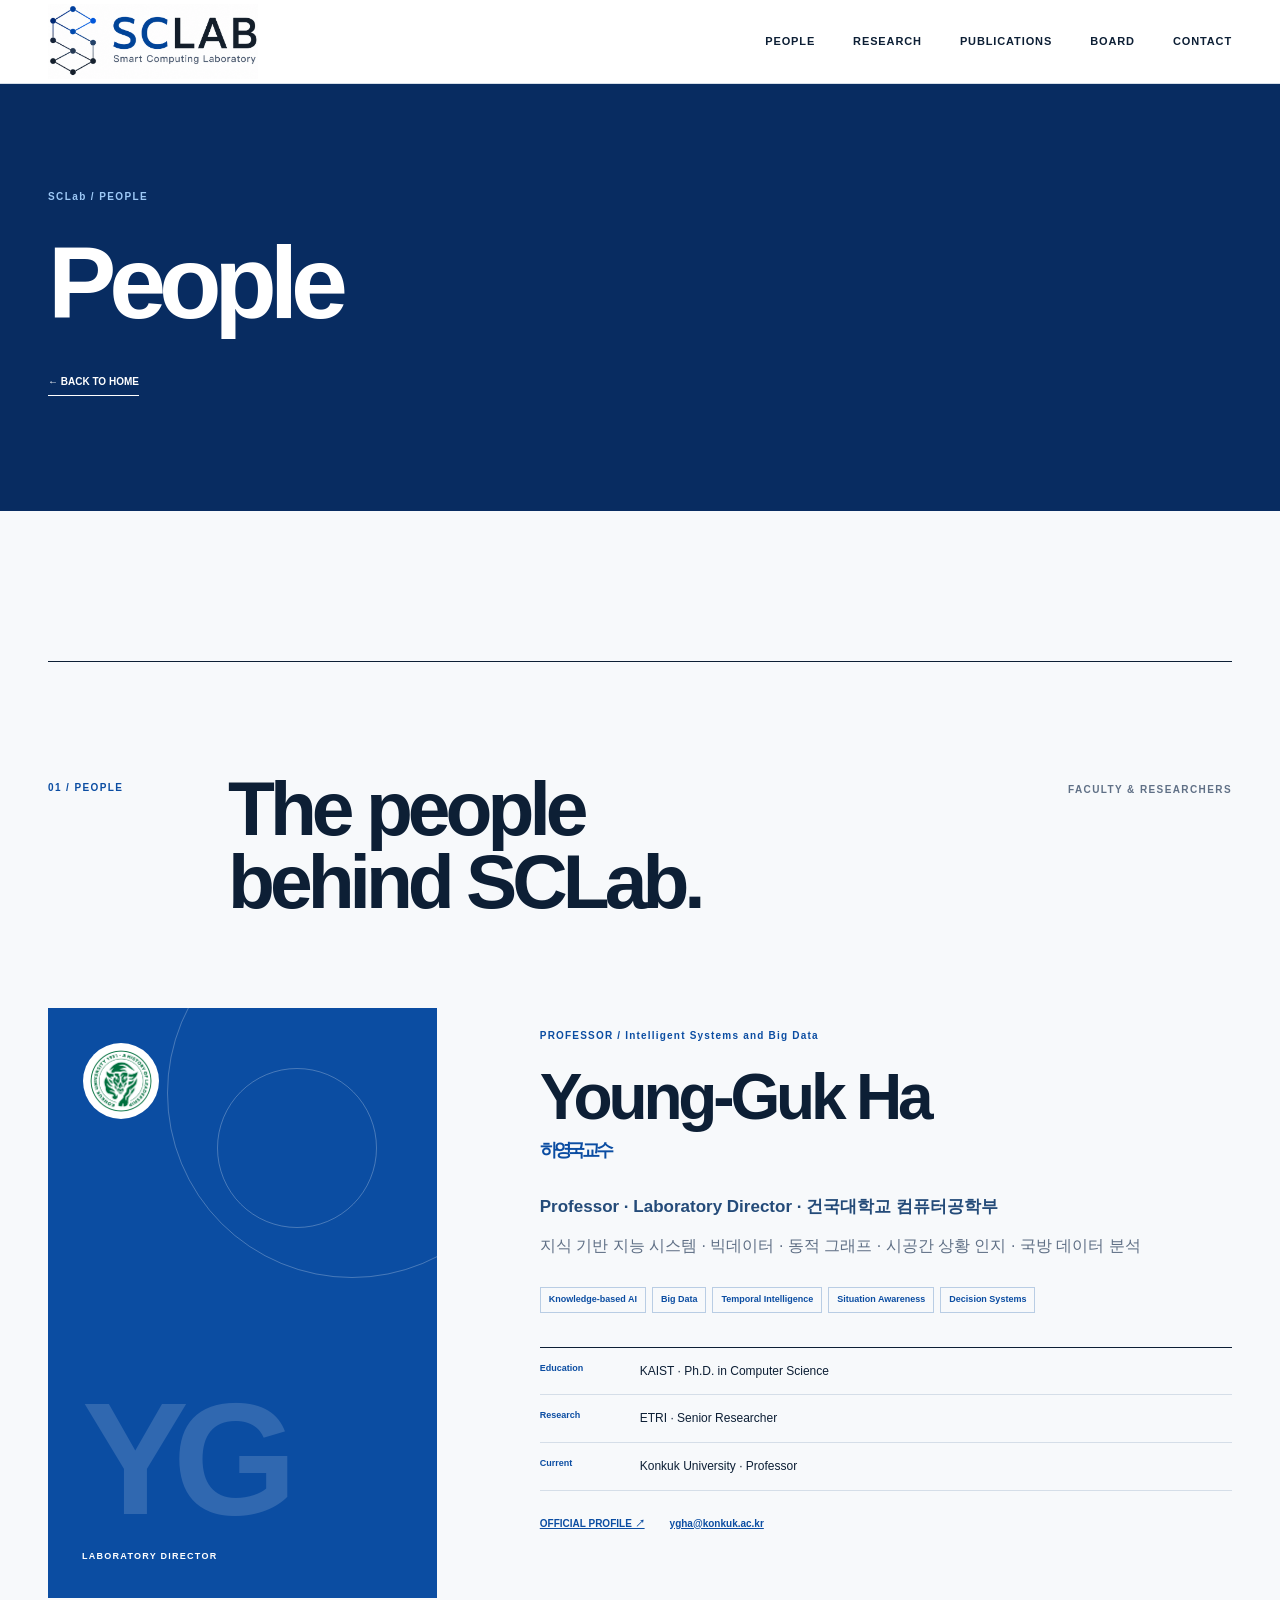
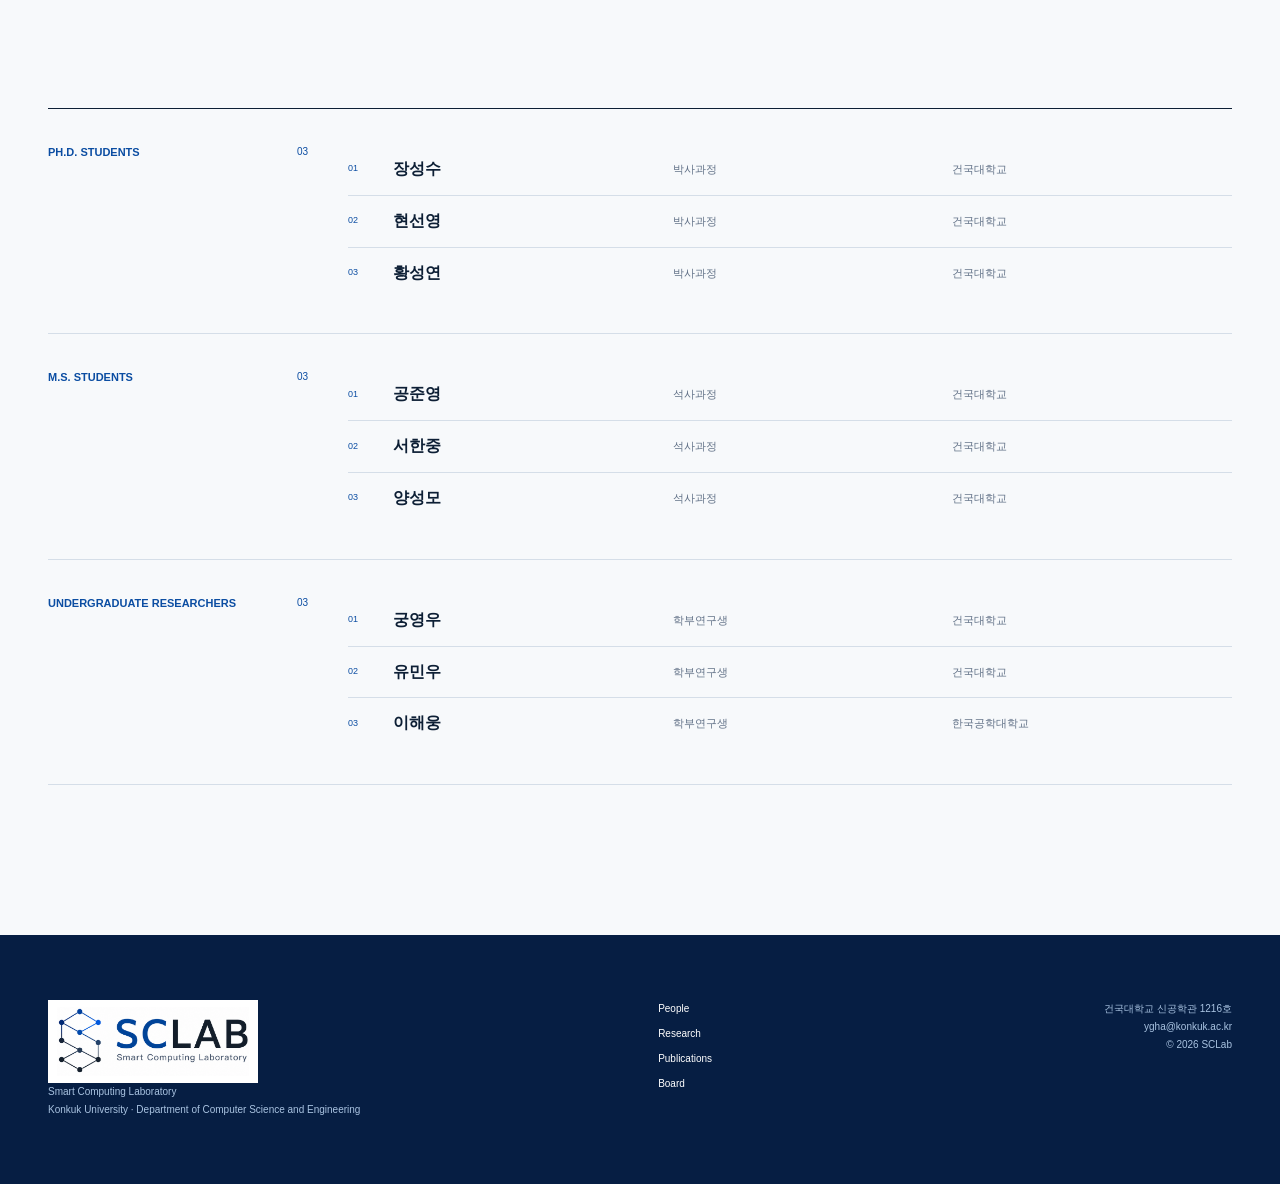
<file: people.html>
<!doctype html><html lang="ko"><head><meta charset="UTF-8"><meta name="viewport" content="width=device-width,initial-scale=1"><meta name="theme-color" content="#0b4da2"><meta name="description" content="SCLab People"><title>People | SCLab</title><link rel="stylesheet" href="./shared/reset.css"><link rel="stylesheet" href="./style.css"></head><body data-page="people"><a class="skip-link" href="#main">본문으로 이동</a><header class="site-header"><div class="header-inner"><a class="brand" href="./index.html"><img src="./resource/sclab%20%EB%A1%9C%EA%B3%A0.png" alt="Smart Computing Laboratory"></a><button class="menu-button" type="button" aria-expanded="false" aria-controls="main-nav"><span>MENU</span><i></i><i></i></button><nav class="main-nav" id="main-nav"><div class="nav-item"><a href="./people.html">PEOPLE</a></div><div class="nav-item"><a href="./research.html">RESEARCH</a></div><div class="nav-item"><a href="./publications.html">PUBLICATIONS</a></div><div class="nav-item"><a href="./board.html">BOARD</a></div><div class="nav-item"><a href="./index.html#contact">CONTACT</a></div></nav></div></header><main id="main"><section class="page-hero"><div class="section-shell"><p>SCLab / PEOPLE</p><h1>People</h1><a href="./index.html">← BACK TO HOME</a></div></section><div data-page-content></div></main><footer class="site-footer"><div class="footer-brand"><img src="./resource/sclab%20%EB%A1%9C%EA%B3%A0.png" alt="Smart Computing Laboratory"><p>Smart Computing Laboratory<br>Konkuk University · Department of Computer Science and Engineering</p></div><nav><a href="./people.html">People</a><a href="./research.html">Research</a><a href="./publications.html">Publications</a><a href="./board.html">Board</a></nav><div><p>건국대학교 신공학관 1216호<br><a href="mailto:ygha@konkuk.ac.kr">ygha@konkuk.ac.kr</a></p><p>© 2026 SCLab</p></div></footer><script src="./data/content.js"></script><script src="./shared/shared.js"></script><script src="./subpage.js"></script></body></html>
</file>
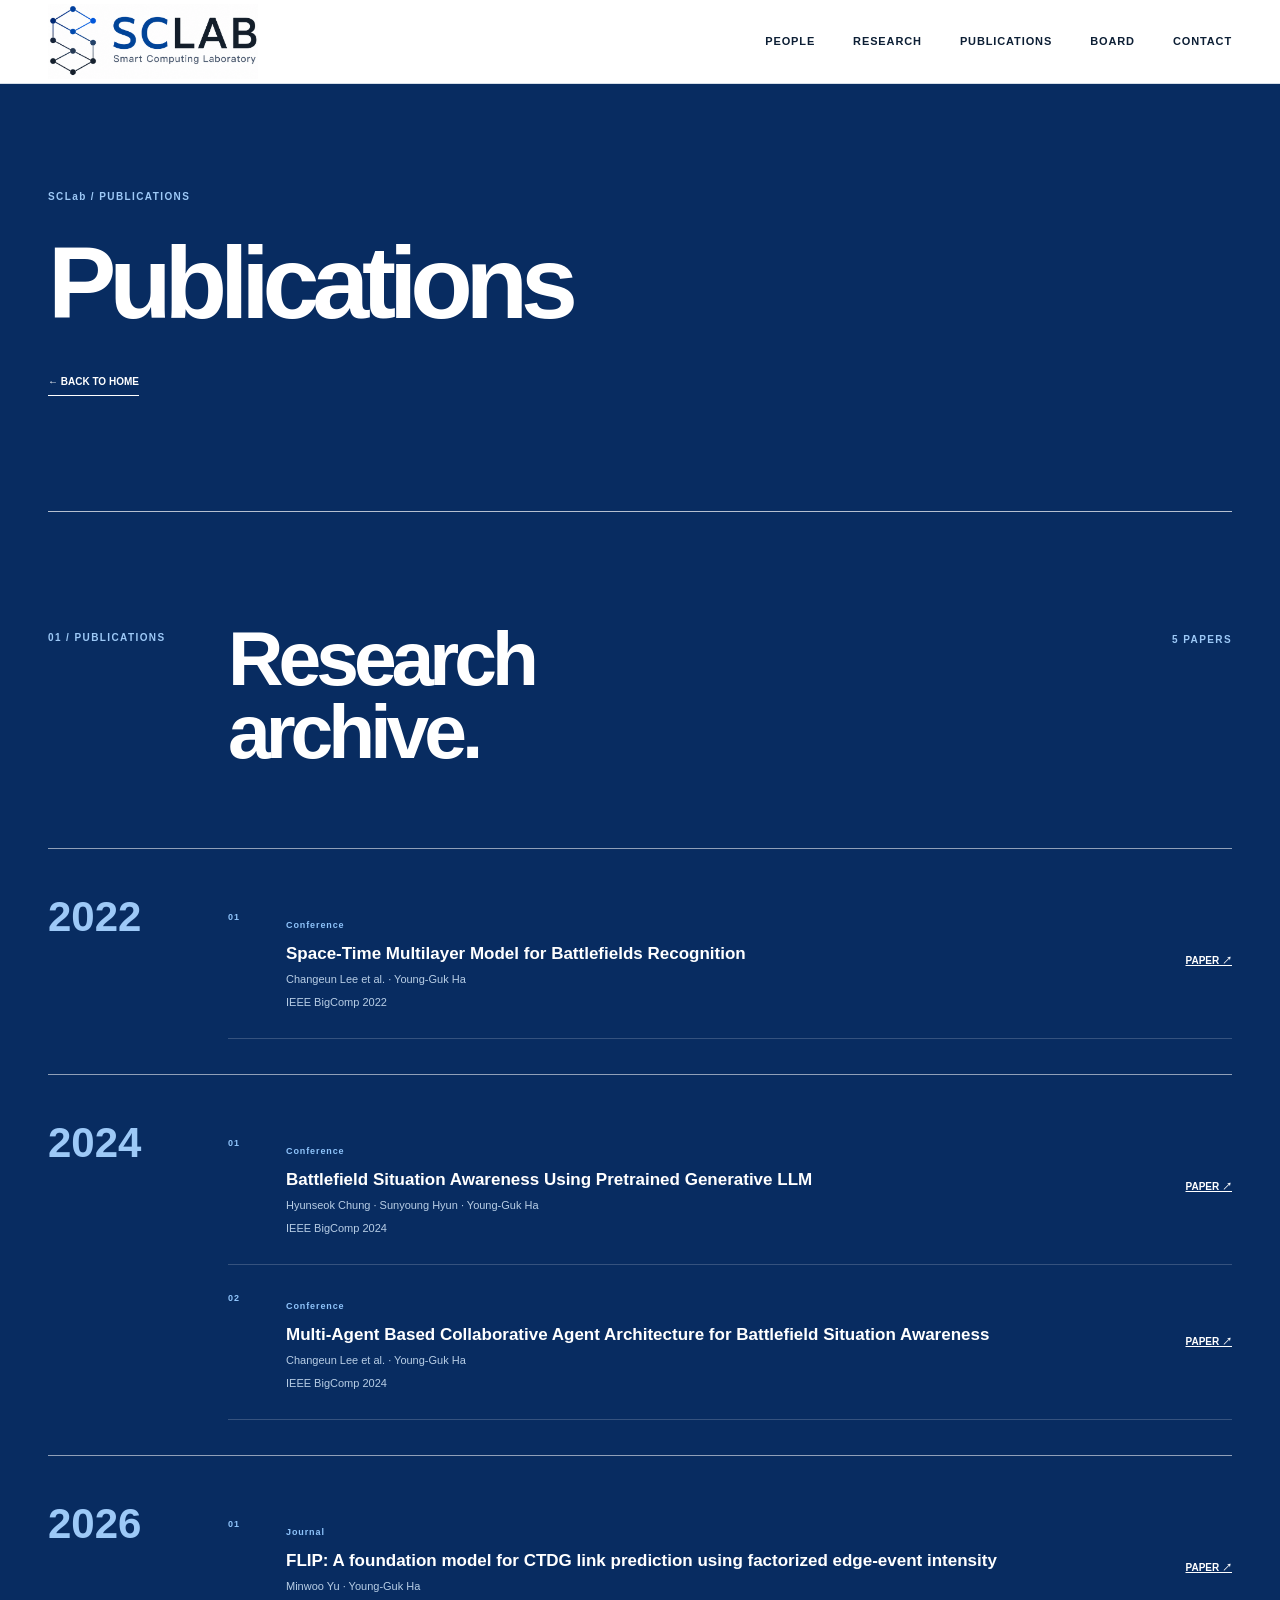
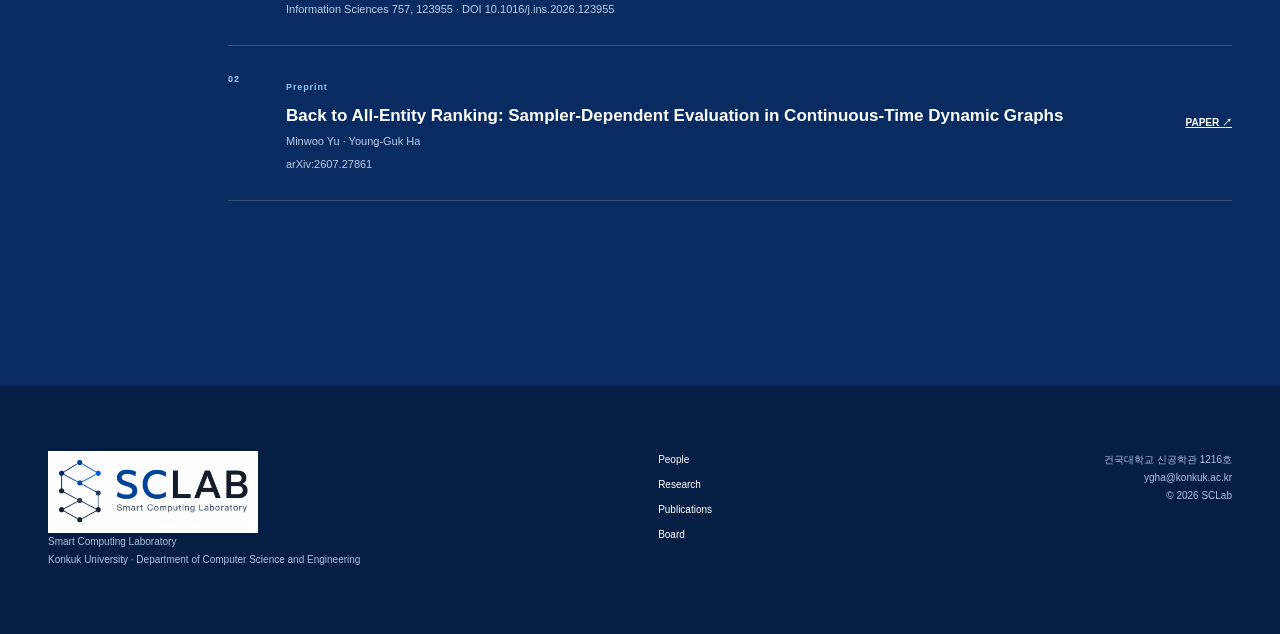
<file: publications.html>
<!doctype html><html lang="ko"><head><meta charset="UTF-8"><meta name="viewport" content="width=device-width,initial-scale=1"><meta name="theme-color" content="#0b4da2"><meta name="description" content="SCLab Publications"><title>Publications | SCLab</title><link rel="stylesheet" href="./shared/reset.css"><link rel="stylesheet" href="./style.css"></head><body data-page="publications"><a class="skip-link" href="#main">본문으로 이동</a><header class="site-header"><div class="header-inner"><a class="brand" href="./index.html"><img src="./resource/sclab%20%EB%A1%9C%EA%B3%A0.png" alt="Smart Computing Laboratory"></a><button class="menu-button" type="button" aria-expanded="false" aria-controls="main-nav"><span>MENU</span><i></i><i></i></button><nav class="main-nav" id="main-nav"><div class="nav-item"><a href="./people.html">PEOPLE</a></div><div class="nav-item"><a href="./research.html">RESEARCH</a></div><div class="nav-item"><a href="./publications.html">PUBLICATIONS</a></div><div class="nav-item"><a href="./board.html">BOARD</a></div><div class="nav-item"><a href="./index.html#contact">CONTACT</a></div></nav></div></header><main id="main"><section class="page-hero"><div class="section-shell"><p>SCLab / PUBLICATIONS</p><h1>Publications</h1><a href="./index.html">← BACK TO HOME</a></div></section><div data-page-content></div></main><footer class="site-footer"><div class="footer-brand"><img src="./resource/sclab%20%EB%A1%9C%EA%B3%A0.png" alt="Smart Computing Laboratory"><p>Smart Computing Laboratory<br>Konkuk University · Department of Computer Science and Engineering</p></div><nav><a href="./people.html">People</a><a href="./research.html">Research</a><a href="./publications.html">Publications</a><a href="./board.html">Board</a></nav><div><p>건국대학교 신공학관 1216호<br><a href="mailto:ygha@konkuk.ac.kr">ygha@konkuk.ac.kr</a></p><p>© 2026 SCLab</p></div></footer><script src="./data/content.js"></script><script src="./shared/shared.js"></script><script src="./subpage.js"></script></body></html>
</file>
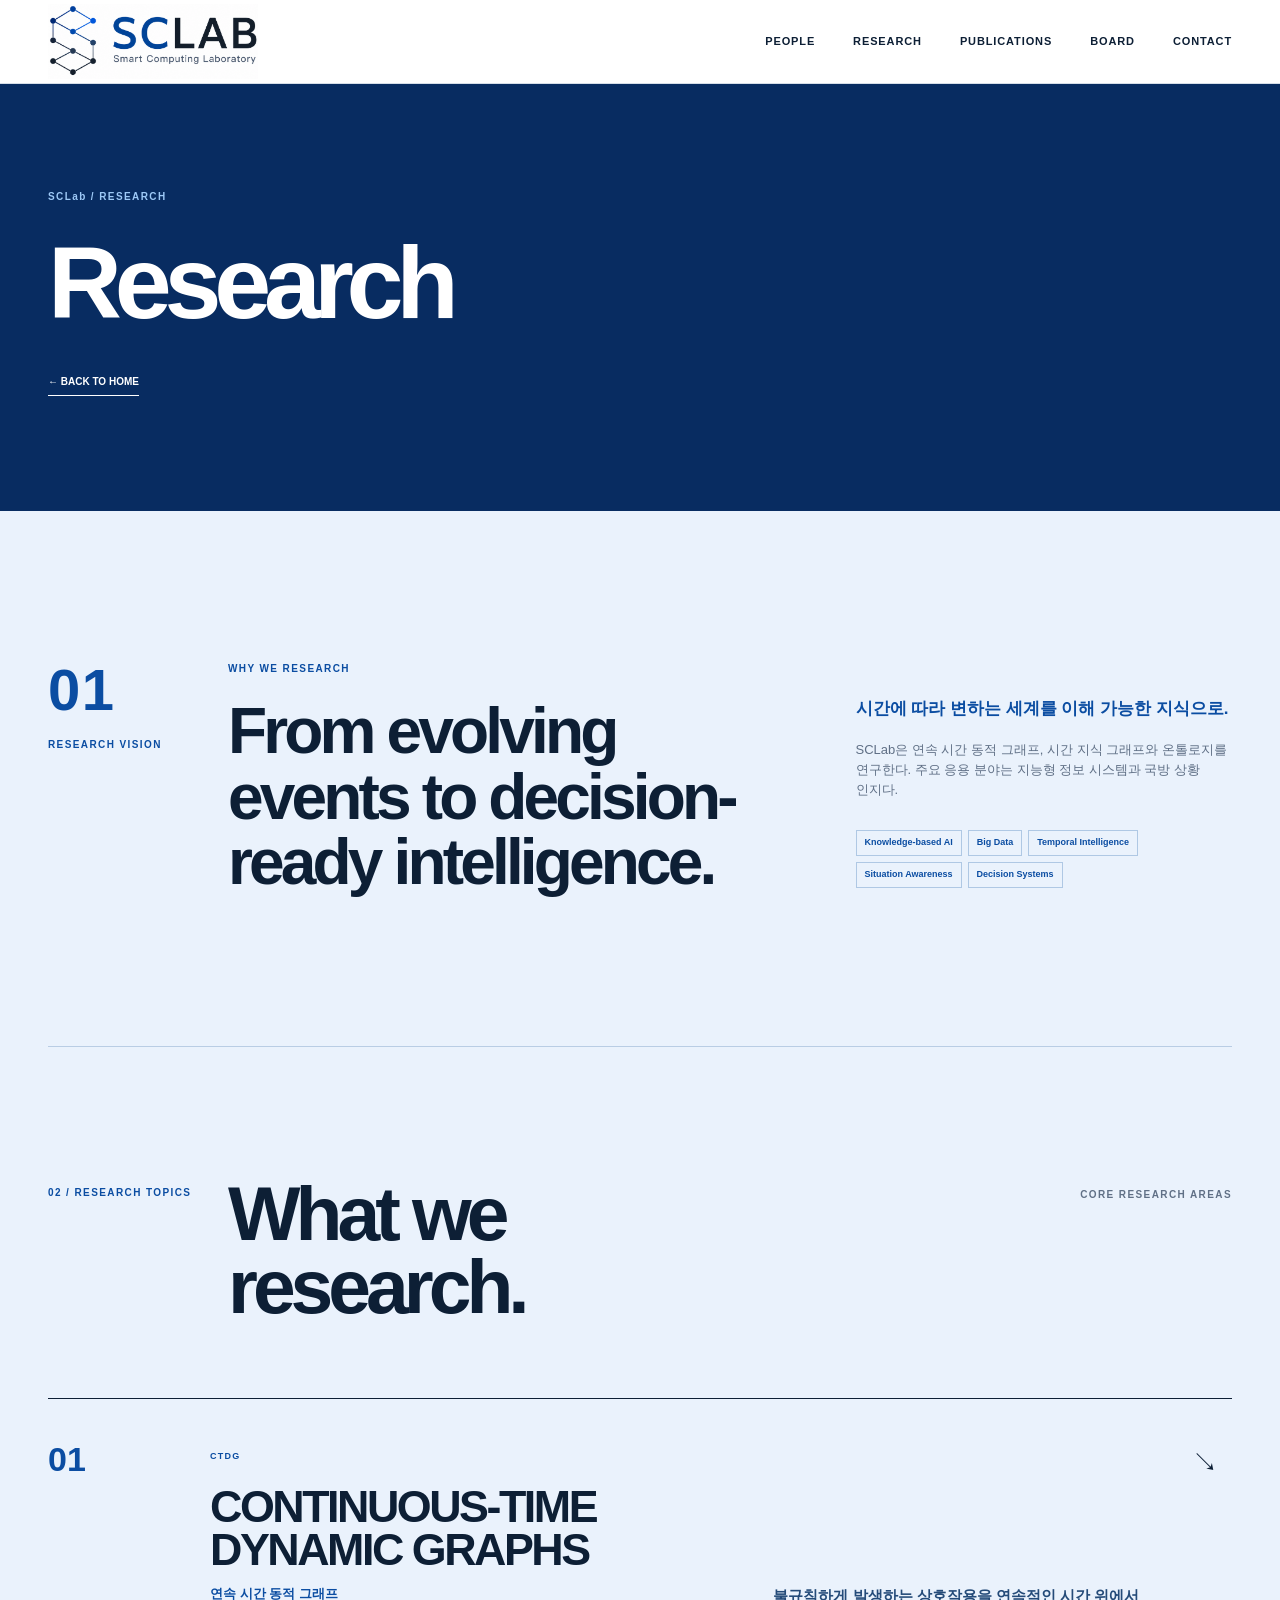
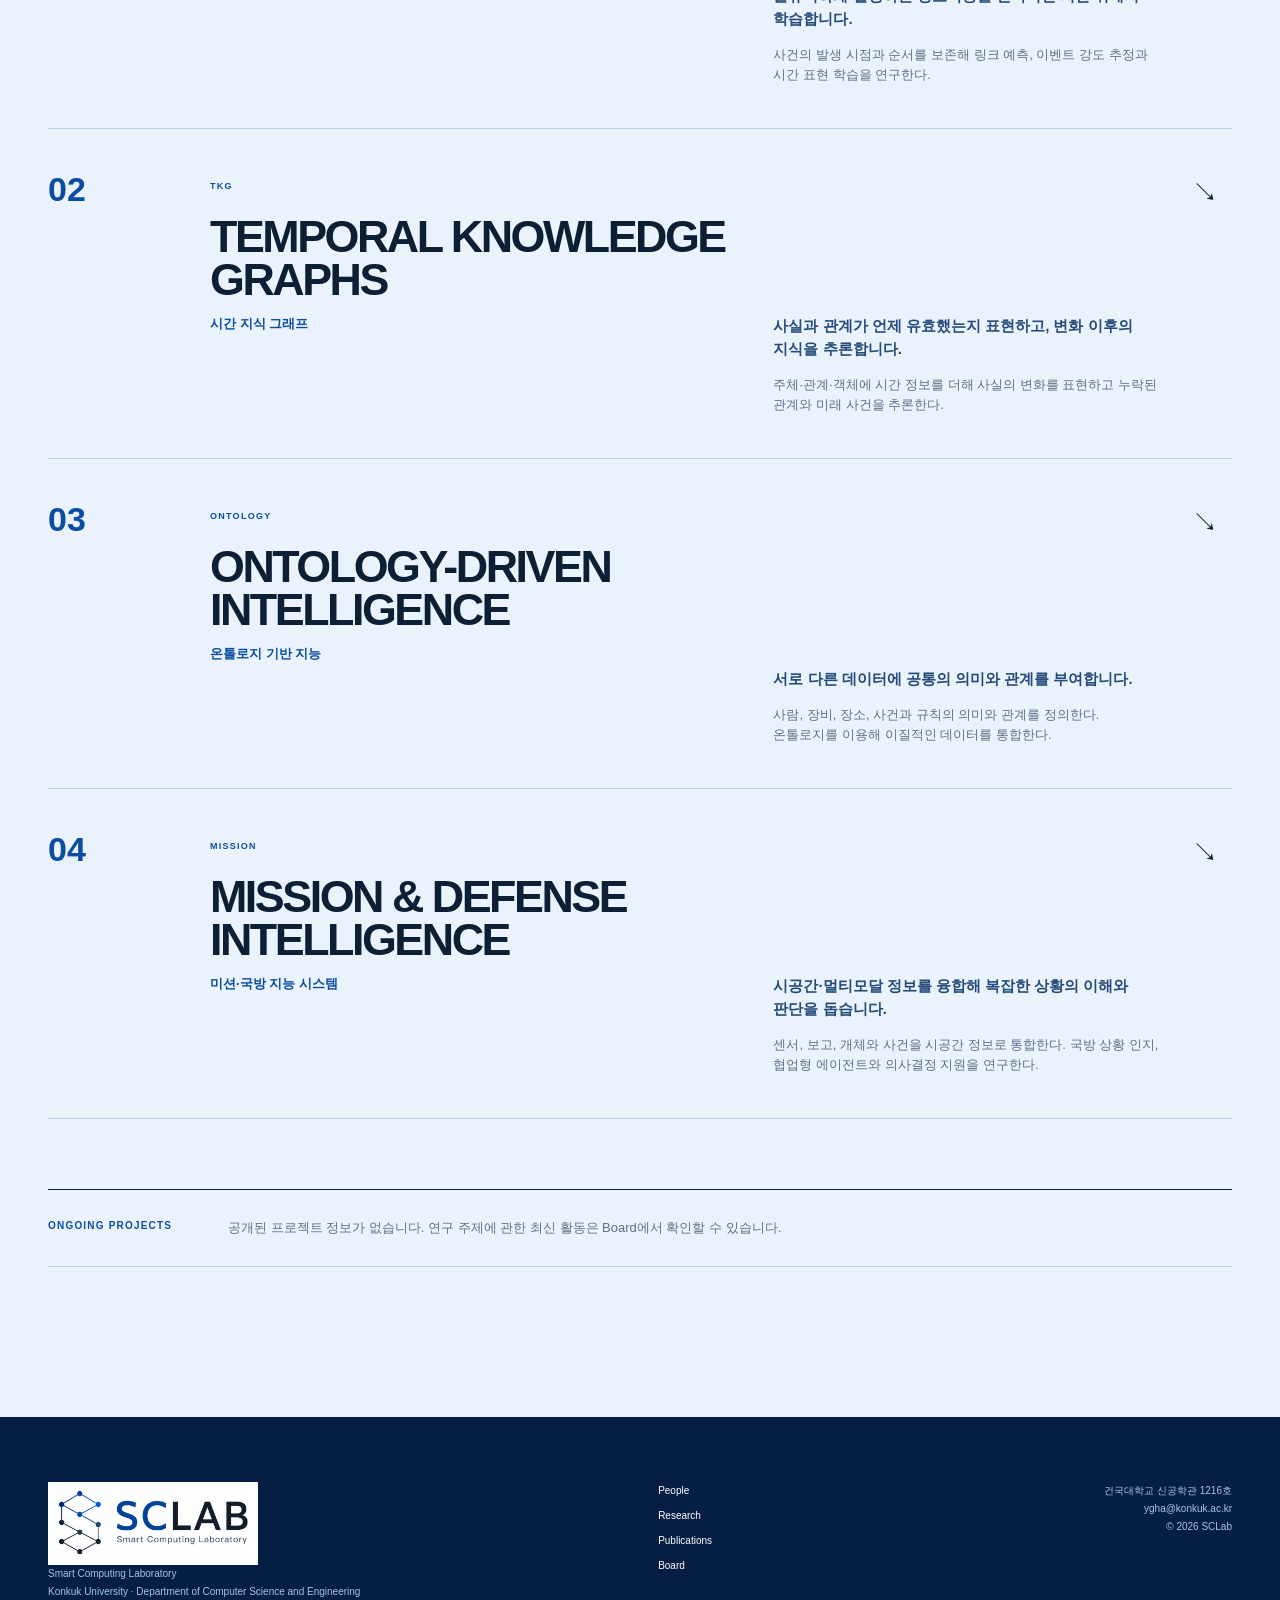
<file: research.html>
<!doctype html><html lang="ko"><head><meta charset="UTF-8"><meta name="viewport" content="width=device-width,initial-scale=1"><meta name="theme-color" content="#0b4da2"><meta name="description" content="SCLab Research"><title>Research | SCLab</title><link rel="stylesheet" href="./shared/reset.css"><link rel="stylesheet" href="./style.css"></head><body data-page="research"><a class="skip-link" href="#main">본문으로 이동</a><header class="site-header"><div class="header-inner"><a class="brand" href="./index.html"><img src="./resource/sclab%20%EB%A1%9C%EA%B3%A0.png" alt="Smart Computing Laboratory"></a><button class="menu-button" type="button" aria-expanded="false" aria-controls="main-nav"><span>MENU</span><i></i><i></i></button><nav class="main-nav" id="main-nav"><div class="nav-item"><a href="./people.html">PEOPLE</a></div><div class="nav-item"><a href="./research.html">RESEARCH</a></div><div class="nav-item"><a href="./publications.html">PUBLICATIONS</a></div><div class="nav-item"><a href="./board.html">BOARD</a></div><div class="nav-item"><a href="./index.html#contact">CONTACT</a></div></nav></div></header><main id="main"><section class="page-hero"><div class="section-shell"><p>SCLab / RESEARCH</p><h1>Research</h1><a href="./index.html">← BACK TO HOME</a></div></section><div data-page-content></div></main><footer class="site-footer"><div class="footer-brand"><img src="./resource/sclab%20%EB%A1%9C%EA%B3%A0.png" alt="Smart Computing Laboratory"><p>Smart Computing Laboratory<br>Konkuk University · Department of Computer Science and Engineering</p></div><nav><a href="./people.html">People</a><a href="./research.html">Research</a><a href="./publications.html">Publications</a><a href="./board.html">Board</a></nav><div><p>건국대학교 신공학관 1216호<br><a href="mailto:ygha@konkuk.ac.kr">ygha@konkuk.ac.kr</a></p><p>© 2026 SCLab</p></div></footer><script src="./data/content.js"></script><script src="./shared/shared.js"></script><script src="./subpage.js"></script></body></html>
</file>
<file: style.css>
:root{--blue:#0b4da2;--dark:#082c61;--pale:#eaf2fc;--ink:#0d1f35;--muted:#607086;--line:#d5dee8;--paper:#f7f9fb;--shell:min(1320px,calc(100% - 96px));--sans:Arial,"Noto Sans KR",sans-serif}*{box-sizing:border-box}html{scroll-behavior:smooth;scroll-padding-top:86px}body{margin:0;color:var(--ink);background:#fff;font-family:var(--sans);line-height:1.55}a{color:inherit}.skip-link{position:fixed;z-index:99;top:-80px;left:20px;padding:12px 18px;color:#fff;background:var(--blue)}.skip-link:focus{top:20px}.section-shell{width:var(--shell);margin:0 auto}.eyebrow,.section-heading p,.section-heading>span,.subhead,.vision-index,.vision-statement>p{font-size:10px;font-weight:800;letter-spacing:.14em}.site-header{position:sticky;z-index:30;top:0;height:84px;border-bottom:1px solid var(--line);background:rgba(255,255,255,.97);backdrop-filter:blur(14px)}.header-inner{display:flex;width:var(--shell);height:100%;margin:auto;align-items:center}.brand img{display:block;width:210px;mix-blend-mode:multiply}.main-nav{display:flex;height:100%;margin-left:auto;gap:38px;align-items:center}.nav-item{position:relative;height:100%;display:flex;align-items:center}.nav-item>a{position:relative;font-size:11px;font-weight:800;letter-spacing:.08em;text-decoration:none}.nav-item>a:after{position:absolute;right:100%;bottom:-29px;left:0;height:2px;background:var(--blue);content:"";transition:right .25s}.nav-item:hover>a:after,.nav-item:focus-within>a:after{right:0}.nav-panel{position:absolute;top:83px;left:-20px;display:grid;width:185px;padding:18px 20px;gap:9px;border:1px solid var(--line);border-top:2px solid var(--blue);background:#fff;box-shadow:0 20px 35px rgba(8,44,97,.09);opacity:0;pointer-events:none;transform:translateY(-6px);transition:.2s}.nav-item:hover .nav-panel,.nav-item:focus-within .nav-panel{opacity:1;pointer-events:auto;transform:none}.nav-panel a{color:var(--muted);font-size:11px;text-decoration:none}.nav-panel a:hover{color:var(--blue)}.menu-button{display:none}
.hero{position:relative;min-height:calc(100svh - 84px);overflow:hidden;color:#fff;background:var(--dark)}.hero:before{position:absolute;inset:0;background:radial-gradient(circle at 83% 30%,rgba(33,108,193,.34),transparent 38%);content:""}.hero-layout{position:relative;display:grid;width:var(--shell);min-height:calc(100svh - 156px);margin:auto;grid-template-columns:.86fr 1.14fr;align-items:center;gap:6vw}.hero-copy{padding:75px 0 110px}.hero-copy .eyebrow{color:#9fc7f0;line-height:1.7}.hero-title{margin-top:62px}.hero-title>span{display:block;margin-bottom:10px;color:#8fc4fb;font-size:18px;font-weight:800}.hero h1{margin:0;font-size:clamp(52px,5.4vw,82px);line-height:.9;letter-spacing:-.065em}.hero-tagline{margin:42px 0 0;font-size:20px;font-weight:700;word-break:keep-all}.hero-description{max-width:510px;margin:14px 0 0;color:#bfd5ec;font-size:14px;word-break:keep-all}.text-link{display:inline-flex;margin-top:34px;padding-bottom:7px;align-items:center;gap:48px;border-bottom:1px solid;font-size:11px;font-weight:800;letter-spacing:.08em;text-decoration:none}.hero-graph{position:relative;align-self:stretch;display:flex;align-items:center}.hero-graph svg{display:block;width:100%;color:#9dc9f7}.graph-head{position:absolute;z-index:2;top:13%;left:4%;display:grid}.graph-head span,.graph-head em{color:#8fc4fb;font-size:9px;font-style:normal;font-weight:800;letter-spacing:.14em}.graph-head strong{margin-top:7px;font-size:18px}.graph-head em{margin-top:4px;opacity:.7}.demo-edge{stroke:#84baf0;stroke-width:1.6;opacity:.13;transition:stroke .5s,opacity .5s}.demo-edge.active{stroke:#e7f3ff;opacity:.9}.demo-node circle:first-child{fill:#0b4da2;stroke:#fff;stroke-width:1.8}.demo-node circle:nth-child(2){fill:none;stroke:#89bfee;opacity:.42}.demo-node text{fill:#fff;font-size:9px;font-weight:800;text-anchor:middle}.graph-scale{position:absolute;right:4%;bottom:13%;left:4%;display:flex;align-items:center;gap:12px;color:#8fc4fb;font-size:9px;font-weight:800}.graph-scale i{height:1px;flex:1;background:rgba(143,196,251,.35)}.latest-news{position:absolute;right:0;bottom:0;left:0;display:grid;min-height:72px;padding:0 max(48px,calc((100% - 1320px)/2));grid-template-columns:150px 1fr auto 25px;align-items:center;gap:25px;color:var(--ink);background:#fff;text-decoration:none}.latest-news span{color:var(--blue);font-size:9px;font-weight:800;letter-spacing:.1em}.latest-news strong{overflow:hidden;font-size:12px;text-overflow:ellipsis;white-space:nowrap}.latest-news time{color:var(--muted);font-size:10px}
.section-heading{display:grid;padding-top:130px;grid-template-columns:180px 1fr auto;align-items:start;border-top:1px solid var(--ink)}.section-heading p{margin:8px 0;color:var(--blue)}.section-heading h2{margin:0;font-size:clamp(50px,6vw,86px);line-height:.95;letter-spacing:-.065em}.section-heading>span{margin-top:10px;color:var(--muted)}.about{padding:150px 0}.about-body{display:grid;margin-top:90px;margin-left:180px;grid-template-columns:.9fr 1.1fr;gap:10vw}.about-lead{margin:0;color:var(--blue);font-size:clamp(26px,3vw,42px);font-weight:700;line-height:1.2;letter-spacing:-.04em;word-break:keep-all}.about-body>div>p{max-width:650px;margin:0 0 20px;color:var(--muted);word-break:keep-all}.about-body ul{margin-top:50px;border-top:1px solid var(--ink)}.about-body li{display:grid;padding:15px 0;grid-template-columns:55px 1fr;border-bottom:1px solid var(--line);font-size:13px;font-weight:700}.about-body li span{color:var(--blue);font-size:10px}.research-block{background:var(--pale)}.vision{display:grid;padding:150px 0;grid-template-columns:180px 1.25fr .75fr;gap:0;border-bottom:1px solid #b9cde4}.vision-index span{display:block;color:var(--blue);font-size:58px;line-height:1}.vision-index p{margin-top:18px;color:var(--blue)}.vision-statement{padding-right:7vw}.vision-statement>p{color:var(--blue)}.vision-statement h2{margin:22px 0 0;font-size:clamp(42px,5vw,74px);line-height:1.03;letter-spacing:-.06em}.vision-notes{padding-top:35px}.vision-notes strong{color:var(--blue);font-size:17px;word-break:keep-all}.vision-notes p{margin-top:17px;color:var(--muted);font-size:13px;word-break:keep-all}.vision-notes ul{display:flex;margin-top:30px;flex-wrap:wrap;gap:6px}.vision-notes li{padding:5px 8px;border:1px solid #afc8e4;color:var(--blue);font-size:9px;font-weight:800}.research{padding-bottom:150px}.research .section-heading{border:0}.research-list{margin-top:75px;border-top:1px solid var(--ink)}.research-entry{display:grid;min-height:330px;padding:43px 0;grid-template-columns:130px 1.1fr .8fr 40px;gap:32px;align-items:start;border-bottom:1px solid #b9cde4;color:var(--ink);text-decoration:none}.topic-number{color:var(--blue);font-size:34px;font-weight:700;line-height:1;transition:transform .25s}.topic-title small{color:var(--blue);font-size:9px;font-weight:800;letter-spacing:.14em}.topic-title h3{max-width:540px;margin:18px 0 0;font-size:clamp(32px,3.5vw,52px);line-height:.95;letter-spacing:-.055em;text-transform:uppercase;transition:transform .25s}.topic-title em{display:block;margin-top:14px;color:var(--blue);font-size:13px;font-style:normal;font-weight:700}.topic-copy{align-self:end}.topic-copy strong{display:block;color:#244b79;font-size:15px;word-break:keep-all}.topic-copy p{margin:15px 0 0;color:var(--muted);font-size:13px;word-break:keep-all}.research-entry>i{font-size:26px;font-style:normal;transition:transform .25s}.research-entry:hover .topic-number{transform:translateX(10px)}.research-entry:hover .topic-title h3{transform:translateX(6px);color:var(--blue)}.research-entry:hover>i{transform:translate(7px,7px)}
.publications{padding-bottom:150px;color:#fff;background:var(--dark)}.section-heading.inverse{border-color:rgba(255,255,255,.7)}.section-heading.inverse p,.section-heading.inverse>span{color:#9dc9f7}.publication-layout{display:grid;margin-top:80px;grid-template-columns:.86fr 1.14fr;gap:7vw}.featured-paper{position:relative;min-height:570px;padding:38px;display:flex;flex-direction:column;border:1px solid rgba(255,255,255,.28);background:#0b4da2}.featured-paper>div{display:flex;justify-content:space-between;color:#b9dcff;font-size:9px;font-weight:800;letter-spacing:.1em}.featured-paper h3{margin:auto 0 30px;font-size:clamp(29px,3.1vw,46px);line-height:1.08;letter-spacing:-.04em}.featured-paper>p,.featured-paper>em{color:#cfe4f8;font-size:12px;font-style:normal}.featured-paper>a{display:flex;margin-top:35px;padding-top:18px;justify-content:space-between;border-top:1px solid rgba(255,255,255,.35);font-size:10px;font-weight:800;text-decoration:none}.subhead{display:flex;padding:0 0 15px;justify-content:space-between;border-bottom:1px solid}.subhead h3{margin:0;font-size:10px}.subhead span{opacity:.65}.publication-archive .subhead{border-color:rgba(255,255,255,.55)}.publication-row{display:grid;padding:27px 0;grid-template-columns:40px 1fr auto;gap:18px;border-bottom:1px solid rgba(255,255,255,.18)}.publication-row>span,.publication-row small{color:#8fc4fb;font-size:9px;font-weight:800;letter-spacing:.1em}.publication-row h3{margin:7px 0 0;font-size:17px;line-height:1.3}.publication-row p,.publication-row em{display:block;margin:6px 0 0;color:#b8cee6;font-size:11px;font-style:normal}.publication-row a{align-self:center;color:#fff;font-size:10px;font-weight:800}
.board{padding:150px 0}.board-layout{display:grid;margin-top:90px;grid-template-columns:1.35fr .65fr;gap:8vw}.news-feed{border-top:1px solid var(--ink)}.news-column>.subhead{margin-bottom:22px}.news-entry{display:grid;padding:30px 0;grid-template-columns:115px 1fr 25px;gap:22px;border-bottom:1px solid var(--line);color:var(--ink);text-decoration:none}.news-entry time{color:var(--blue);font-size:11px;font-weight:800}.news-entry time small{display:block;margin-top:5px;color:var(--muted);font-size:9px}.news-entry div>span{color:var(--blue);font-size:9px;font-weight:800}.news-entry h3{margin:8px 0 0;font-size:20px;line-height:1.25}.news-entry p{margin:12px 0 0;color:var(--muted);font-size:13px;word-break:keep-all}.news-entry em{display:block;margin-top:9px;color:#486a90;font-size:10px;font-style:normal}.news-entry>i{font-size:20px;font-style:normal}.featured-news{padding-top:40px;padding-bottom:40px}.featured-news h3{font-size:27px}.activity-column{display:grid;align-content:start;gap:65px}.activity-column .subhead{margin-bottom:22px}.empty-state{min-height:150px;padding:28px;border:1px solid var(--line);background:var(--paper)}.empty-state b{color:var(--blue);font-size:10px;letter-spacing:.1em}.empty-state p{margin-top:45px;color:var(--muted);font-size:12px}.gallery-placeholder{position:relative;display:flex;min-height:270px;padding:25px;flex-direction:column;justify-content:space-between;overflow:hidden;color:#fff;background:var(--dark)}.gallery-placeholder:after{position:absolute;right:-40px;bottom:-95px;width:250px;height:250px;border:1px solid rgba(255,255,255,.2);border-radius:50%;content:""}.gallery-placeholder span{font-size:70px;font-weight:800;letter-spacing:-.07em;opacity:.18}.gallery-placeholder p{position:relative;z-index:1;font-size:11px}
.people{padding:150px 0;background:var(--paper)}.professor-profile{display:grid;margin-top:90px;grid-template-columns:.72fr 1.28fr;gap:8vw}.professor-mark{position:relative;display:flex;min-height:590px;padding:34px;flex-direction:column;justify-content:flex-end;overflow:hidden;color:#fff;background:var(--blue)}.professor-mark:before,.professor-mark:after{position:absolute;border:1px solid rgba(255,255,255,.25);border-radius:50%;content:""}.professor-mark:before{top:-100px;right:-100px;width:370px;height:370px}.professor-mark:after{top:60px;right:60px;width:160px;height:160px}.professor-mark img{position:absolute;z-index:2;top:35px;left:35px;width:76px;height:76px;padding:7px;border-radius:50%;background:#fff;object-fit:contain}.professor-mark>span{font-size:160px;font-weight:800;line-height:.7;letter-spacing:-.1em;opacity:.15}.professor-mark small{margin-top:35px;font-size:9px;font-weight:800;letter-spacing:.14em}.professor-copy{padding-top:20px}.professor-copy>p:first-child{color:var(--blue);font-size:10px;font-weight:800;letter-spacing:.12em}.professor-copy h3{margin:25px 0 0;font-size:clamp(48px,5vw,76px);line-height:.88;letter-spacing:-.065em}.professor-copy h3 small{display:block;margin-top:18px;color:var(--blue);font-size:18px}.professor-copy>strong{display:block;margin-top:35px;color:#244b79;font-size:17px}.professor-copy>p:not(:first-child){margin-top:14px;color:var(--muted)}.professor-copy ul{display:flex;margin-top:28px;flex-wrap:wrap;gap:6px}.professor-copy li{padding:5px 8px;border:1px solid #b9cde4;color:var(--blue);font-size:9px;font-weight:800}.professor-copy dl{margin-top:34px;border-top:1px solid var(--ink)}.professor-copy dl div{display:grid;padding:14px 0;grid-template-columns:100px 1fr;border-bottom:1px solid var(--line)}.professor-copy dt{color:var(--blue);font-size:9px;font-weight:800}.professor-copy dd{font-size:12px}.profile-links{display:flex;margin-top:25px;gap:25px}.profile-links a{color:var(--blue);font-size:10px;font-weight:800}.member-directory{margin-top:110px;border-top:1px solid var(--ink)}.member-group{display:grid;padding:35px 0;grid-template-columns:260px 1fr;gap:40px;border-bottom:1px solid var(--line)}.member-group header{display:flex;justify-content:space-between;color:var(--blue)}.member-group h3{margin:0;font-size:11px;text-transform:uppercase}.member-group header span{font-size:10px}.member-group article{display:grid;padding:13px 0;grid-template-columns:45px 1fr 1fr 1fr;border-top:1px solid var(--line);align-items:center}.member-group article:first-child{border-top:0}.member-group article>span{color:var(--blue);font-size:9px}.member-group article strong{font-size:16px}.member-group article p,.member-group article em{color:var(--muted);font-size:11px;font-style:normal}
.join{padding:150px 0;color:#fff;background:var(--blue)}.join-layout{display:grid;grid-template-columns:1fr 1fr;gap:9vw}.join-lead>p:first-child{color:#b9dcff;font-size:10px;font-weight:800;letter-spacing:.14em}.join-lead h2{margin:35px 0 0;font-size:clamp(52px,6vw,88px);line-height:.92;letter-spacing:-.065em}.join-lead>strong{display:block;margin-top:45px;color:#d8ebff;font-size:18px}.join-lead>p:not(:first-child){max-width:560px;margin-top:15px;color:#c9e0f7;word-break:keep-all}.join-lead>a{display:flex;width:min(350px,100%);margin-top:45px;padding:17px 0;justify-content:space-between;border-top:1px solid;border-bottom:1px solid;font-size:11px;font-weight:800;text-decoration:none}.join-tracks{border-top:1px solid rgba(255,255,255,.5)}.join-tracks article{display:grid;padding:25px 0;grid-template-columns:40px 150px 1fr;border-bottom:1px solid rgba(255,255,255,.25)}.join-tracks span{color:#a9d1f8;font-size:9px}.join-tracks h3{margin:0;font-size:13px}.join-tracks p{margin:0;color:#d4e8fa;font-size:11px}.join-details aside{margin-top:55px;padding:27px;border:1px solid rgba(255,255,255,.3)}.join-details aside h3{font-size:10px;letter-spacing:.1em}.join-details aside li{padding:10px 0;border-bottom:1px solid rgba(255,255,255,.2);font-size:11px}.join-details aside li:before{margin-right:9px;content:"□"}.join-details aside p{margin-top:22px;color:#c7def5;font-size:11px}.contact{padding:150px 0}.contact-grid{display:grid;margin:90px 0 0 180px;grid-template-columns:1fr .9fr .8fr;gap:7vw}.contact-grid small{display:block;margin-bottom:22px;color:var(--blue);font-size:9px;font-weight:800;letter-spacing:.12em}.contact-grid h3{margin:0;font-size:24px}.contact-grid p,.contact-grid address,.contact-grid em{color:var(--muted);font-size:12px;font-style:normal}.contact-grid address strong{display:block;color:var(--ink);font-size:16px}.contact-grid a{display:block;width:fit-content;margin-top:12px;color:var(--ink);font-size:10px;font-weight:800}.site-footer{display:grid;padding:65px max(48px,calc((100% - 1320px)/2));grid-template-columns:1.4fr .55fr .75fr;gap:8vw;color:#a9c3e1;background:#061e43}.footer-brand img{width:210px;padding:7px 9px;background:#fff}.site-footer p,.site-footer a{color:#a9c3e1;font-size:10px;line-height:1.8;text-decoration:none}.site-footer nav{display:grid;align-content:start;gap:7px}.site-footer nav a{color:#fff}.site-footer>div:last-child{text-align:right}
@media(max-width:960px){:root{--shell:calc(100% - 48px)}.site-header{height:74px}.brand img{width:180px}.menu-button{display:flex;margin-left:auto;padding:8px 0;flex-direction:column;align-items:flex-end;gap:5px;border:0;background:transparent;color:var(--ink);font-size:9px;font-weight:800}.menu-button i{display:block;width:28px;height:1px;background:var(--ink)}.main-nav{position:fixed;top:74px;right:0;left:0;display:none;height:auto;padding:25px 24px;align-items:stretch;flex-direction:column;gap:0;border-bottom:1px solid var(--line);background:#fff}.main-nav.is-open{display:flex}.nav-item{display:block;height:auto;padding:12px 0;border-bottom:1px solid var(--line)}.nav-panel{position:static;display:none;width:auto;padding:10px 0 0 18px;border:0;box-shadow:none;opacity:1;transform:none}.nav-item:hover .nav-panel,.nav-item:focus-within .nav-panel{display:grid}.hero-layout{grid-template-columns:1fr;min-height:0;padding:90px 0 120px}.hero-copy{padding:0}.hero-graph{min-height:560px}.section-heading{grid-template-columns:120px 1fr}.section-heading>span{display:none}.about-body{margin-left:120px}.vision{grid-template-columns:120px 1fr}.vision-notes{grid-column:2}.research-entry{grid-template-columns:70px 1fr}.topic-copy{grid-column:2}.research-entry>i{grid-column:3;grid-row:1}.publication-layout,.professor-profile,.join-layout{grid-template-columns:1fr}.board-layout{grid-template-columns:1fr}.activity-column{grid-template-columns:1fr 1fr}.member-group{grid-template-columns:200px 1fr}.contact-grid{margin-left:120px;grid-template-columns:1fr 1fr}.contact-grid>div:last-child{grid-column:1/-1}.site-footer{grid-template-columns:1fr 1fr}.site-footer>div:last-child{grid-column:1/-1;text-align:left}}
@media(max-width:600px){:root{--shell:calc(100% - 32px)}.hero-layout{padding-top:62px}.hero-title{margin-top:42px}.hero h1{font-size:43px}.hero-tagline{margin-top:30px;font-size:17px}.hero-graph{min-height:420px}.latest-news{padding:0 16px;grid-template-columns:70px 1fr 18px;gap:10px}.latest-news span b,.latest-news time{display:none}.section-heading{padding-top:80px;grid-template-columns:1fr;gap:22px}.section-heading h2{font-size:49px}.about{padding-bottom:85px}.about-body{grid-template-columns:1fr;margin:55px 0 0;gap:35px}.vision{padding:85px 0;grid-template-columns:1fr;gap:35px}.vision-index span{font-size:45px}.vision-statement,.vision-notes{grid-column:auto;padding:0}.research{padding-bottom:85px}.research-list{margin-top:50px}.research-entry{min-height:0;padding:30px 0;grid-template-columns:45px 1fr 25px;gap:13px}.topic-title h3{font-size:29px}.topic-copy{grid-column:2/-1}.publications{padding-bottom:85px}.publication-layout{margin-top:55px}.featured-paper{min-height:470px;padding:26px}.publication-row{grid-template-columns:28px 1fr}.publication-row a{grid-column:2}.board,.people,.contact,.join{padding:85px 0}.board-layout,.professor-profile{margin-top:55px}.activity-column{grid-template-columns:1fr}.professor-mark{min-height:430px}.professor-mark>span{font-size:120px}.member-directory{margin-top:70px}.member-group{grid-template-columns:1fr;gap:20px}.member-group article{grid-template-columns:32px 1fr 1fr}.member-group article em{display:none}.join-tracks article{grid-template-columns:30px 1fr}.join-tracks article p{grid-column:2;margin-top:7px}.contact-grid{margin:55px 0 0;grid-template-columns:1fr}.contact-grid>div:last-child{grid-column:auto}.site-footer{padding:48px 16px;grid-template-columns:1fr}.site-footer>div:last-child{grid-column:auto}}
@media(prefers-reduced-motion:reduce){html{scroll-behavior:auto}*{transition:none!important}}
.home-page .activity-column{display:none}.home-page .board-layout{grid-template-columns:1fr}.home-page .news-column{max-width:980px}.page-hero{padding:105px 0 115px;color:#fff;background:var(--dark)}.page-hero p{color:#9dc9f7;font-size:10px;font-weight:800;letter-spacing:.14em}.page-hero h1{margin:32px 0 0;font-size:clamp(58px,8vw,118px);line-height:.9;letter-spacing:-.07em}.page-hero a{display:inline-block;margin-top:45px;padding-bottom:6px;border-bottom:1px solid;font-size:10px;font-weight:800;text-decoration:none}.subpage-section{padding-bottom:150px}.subpage-section>.section-shell>.section-heading,.subpage-section.section-shell>.section-heading{padding-top:110px}.year-archive{margin-top:80px}.year-archive>section{display:grid;padding:35px 0;grid-template-columns:180px 1fr;border-top:1px solid rgba(255,255,255,.55)}.year-archive>section>h3{margin:0;color:#9dc9f7;font-size:42px}.data-note{display:grid;margin-top:70px;padding:28px 0;grid-template-columns:180px 1fr;border-top:1px solid var(--ink);border-bottom:1px solid #b9cde4}.data-note span{color:var(--blue);font-size:10px;font-weight:800;letter-spacing:.12em}.data-note p{margin:0;color:var(--muted);font-size:13px}@media(max-width:600px){.page-hero{padding:75px 0 80px}.year-archive>section,.data-note{grid-template-columns:1fr;gap:25px}.subpage-section{padding-bottom:85px}}
</file>
<file: compact.css>
/* Responsive layout is consolidated in style.css. */
</file>
<file: sticky.css>
/* Sticky header and scroll-linked hero behavior are defined in style.css and app.js. */
</file>
<file: concept-a/style.css>
:root {
  color-scheme: light;
  --bg: #05100f;
  --bg-deep: #020908;
  --surface: #0a1917;
  --surface-2: #0f211e;
  --line: rgba(137, 181, 238, 0.16);
  --line-strong: rgba(137, 181, 238, 0.32);
  --ink: #e8f6ef;
  --muted: #88a59c;
  --soft: #b7ccc5;
  --mint: #9df7d6;
  --mint-2: #5bdbb1;
  --mint-dark: #113a31;
  --acid: #dbff6d;
  --warm: #f5e7cd;
  --serif: "Iowan Old Style", "Palatino Linotype", "Book Antiqua", Palatino, Georgia, serif;
  --sans: "Pretendard Variable", Pretendard, Inter, "Noto Sans KR", "Apple SD Gothic Neo", Arial, sans-serif;
  --mono: "SFMono-Regular", Consolas, "Liberation Mono", Menlo, monospace;
  --page: min(92vw, 1480px);
  --header-height: 86px;
}

html {
  background: var(--bg);
  color: var(--ink);
  scrollbar-color: var(--mint-dark) var(--bg-deep);
}

body {
  position: relative;
  overflow-x: hidden;
  background:
    radial-gradient(circle at 77% 9%, rgba(45, 153, 124, 0.14), transparent 31rem),
    linear-gradient(180deg, #071412 0%, var(--bg) 34%, #030b0a 100%);
  color: var(--ink);
  font-family: var(--sans);
  font-weight: 430;
  line-height: 1.65;
}

body.menu-open {
  overflow: hidden;
}

a {
  text-decoration-thickness: 1px;
  text-underline-offset: 0.22em;
}

button,
input {
  color: inherit;
}

button {
  cursor: pointer;
}

.site-noise {
  position: fixed;
  z-index: 20;
  inset: 0;
  pointer-events: none;
  opacity: 0.14;
  background-image: url("data:image/svg+xml,%3Csvg viewBox='0 0 240 240' xmlns='http://www.w3.org/2000/svg'%3E%3Cfilter id='n'%3E%3CfeTurbulence type='fractalNoise' baseFrequency='.9' numOctaves='3' stitchTiles='stitch'/%3E%3C/filter%3E%3Crect width='100%25' height='100%25' filter='url(%23n)' opacity='.28'/%3E%3C/svg%3E");
  mix-blend-mode: soft-light;
}

.cursor-glow {
  position: fixed;
  z-index: 0;
  width: 34rem;
  height: 34rem;
  left: 0;
  top: 0;
  border-radius: 50%;
  pointer-events: none;
  opacity: 0;
  transform: translate3d(-50%, -50%, 0);
  background: radial-gradient(circle, rgba(60, 127, 224, 0.075), transparent 66%);
  transition: opacity 260ms ease;
}

@media (pointer: fine) {
  body:hover .cursor-glow {
    opacity: 1;
  }
}

.site-header {
  position: fixed;
  z-index: 100;
  top: 0;
  left: 0;
  width: 100%;
  height: var(--header-height);
  display: flex;
  align-items: center;
  justify-content: space-between;
  padding: 0 4vw;
  border-bottom: 1px solid transparent;
  transition: background 240ms ease, border-color 240ms ease, height 240ms ease;
}

.site-header.is-scrolled {
  height: 70px;
  background: rgba(3, 12, 10, 0.88);
  border-color: var(--line);
  backdrop-filter: blur(18px);
}

.brand {
  display: inline-flex;
  align-items: center;
  gap: 0.9rem;
  color: var(--ink);
  text-decoration: none;
}

.brand-mark {
  position: relative;
  width: 37px;
  height: 37px;
  display: block;
  border: 1px solid var(--line-strong);
  border-radius: 50%;
}

.brand-mark::before,
.brand-mark::after {
  content: "";
  position: absolute;
  left: 50%;
  top: 50%;
  background: var(--line-strong);
  transform: translate(-50%, -50%);
}

.brand-mark::before {
  width: 25px;
  height: 1px;
}

.brand-mark::after {
  width: 1px;
  height: 25px;
}

.brand-mark i {
  position: absolute;
  width: 4px;
  height: 4px;
  border-radius: 50%;
  background: var(--mint);
  box-shadow: 0 0 8px rgba(93, 151, 239, 0.8);
}

.brand-mark i:nth-child(1) { left: 6px; top: 15px; }
.brand-mark i:nth-child(2) { left: 16px; top: 6px; }
.brand-mark i:nth-child(3) { right: 6px; top: 16px; }
.brand-mark i:nth-child(4) { left: 16px; bottom: 6px; }
.brand-mark i:nth-child(5) { left: 16px; top: 16px; width: 5px; height: 5px; }

.brand-copy {
  display: flex;
  align-items: baseline;
  gap: 0.8rem;
}

.brand-copy strong {
  font-size: 1rem;
  letter-spacing: 0.08em;
}

.brand-copy small {
  color: var(--muted);
  font-family: var(--mono);
  font-size: 0.65rem;
  letter-spacing: 0.08em;
  text-transform: uppercase;
}

.primary-nav {
  display: flex;
  align-items: center;
  gap: clamp(1rem, 2vw, 2.3rem);
}

.primary-nav a {
  position: relative;
  color: var(--soft);
  font-family: var(--mono);
  font-size: 0.67rem;
  letter-spacing: 0.1em;
  text-decoration: none;
  text-transform: uppercase;
  transition: color 180ms ease;
}

.primary-nav a:not(.hub-link)::after {
  content: "";
  position: absolute;
  right: 0;
  bottom: -0.55rem;
  left: 0;
  height: 1px;
  background: var(--mint);
  transform: scaleX(0);
  transform-origin: right;
  transition: transform 220ms ease;
}

.primary-nav a:hover,
.primary-nav a[aria-current="true"] {
  color: var(--mint);
}

.primary-nav a:hover::after,
.primary-nav a[aria-current="true"]::after {
  transform: scaleX(1);
  transform-origin: left;
}

.primary-nav .hub-link {
  padding: 0.65rem 0.85rem;
  border: 1px solid var(--line-strong);
  border-radius: 99px;
  color: var(--mint);
}

.menu-toggle {
  display: none;
  width: 44px;
  height: 44px;
  place-items: center;
  background: transparent;
}

.menu-toggle i {
  position: absolute;
  width: 23px;
  height: 1px;
  background: currentColor;
  transition: transform 180ms ease;
}

.menu-toggle i:first-of-type { transform: translateY(-4px); }
.menu-toggle i:last-of-type { transform: translateY(4px); }
.menu-toggle[aria-expanded="true"] i:first-of-type { transform: rotate(45deg); }
.menu-toggle[aria-expanded="true"] i:last-of-type { transform: rotate(-45deg); }

.hero {
  position: relative;
  z-index: 1;
  min-height: max(760px, 100svh);
  width: var(--page);
  margin: 0 auto;
  padding: clamp(8.8rem, 14vh, 10rem) 0 clamp(5rem, 9vh, 7.5rem);
  display: grid;
  grid-template-columns: minmax(280px, 0.78fr) minmax(520px, 1.45fr);
  align-items: center;
  gap: clamp(2.5rem, 5vw, 6rem);
}

.hero::before {
  content: "OBSERVATION / 001";
  position: absolute;
  left: -3.8vw;
  top: 50%;
  color: rgba(189, 230, 216, 0.28);
  font-family: var(--mono);
  font-size: 0.61rem;
  letter-spacing: 0.18em;
  transform: rotate(-90deg) translateX(-50%);
  transform-origin: left top;
}

.hero-copy {
  position: relative;
  z-index: 2;
}

.eyebrow {
  display: flex;
  align-items: center;
  gap: 0.8rem;
  color: var(--mint-2);
  font-family: var(--mono);
  font-size: 0.66rem;
  letter-spacing: 0.13em;
  text-transform: uppercase;
}

.eyebrow::before {
  content: "";
  width: 1.9rem;
  height: 1px;
  background: currentColor;
}

.hero h1 {
  max-width: 7.8ch;
  margin-top: 1.4rem;
  font-family: var(--serif);
  font-size: clamp(4.35rem, 6.2vw, 7.2rem);
  font-weight: 400;
  letter-spacing: -0.065em;
  line-height: 0.86;
  text-wrap: balance;
}

.hero h1 em {
  color: var(--mint);
  font-weight: 400;
}

.hero-tagline-en {
  margin-top: 1.7rem;
  color: var(--mint);
  font-family: var(--mono);
  font-size: clamp(0.68rem, 0.8vw, 0.78rem);
  letter-spacing: 0.08em;
  text-transform: uppercase;
}

.hero-description {
  max-width: 36rem;
  margin-top: 1.35rem;
  color: var(--soft);
  font-size: clamp(0.92rem, 1vw, 1.04rem);
  line-height: 1.9;
  word-break: keep-all;
}

.hero-actions {
  display: flex;
  flex-wrap: wrap;
  align-items: center;
  gap: 0.8rem;
  margin-top: 2.2rem;
}

.primary-button,
.text-button {
  display: inline-flex;
  align-items: center;
  justify-content: center;
  min-height: 46px;
  padding: 0.72rem 1rem;
  font-family: var(--mono);
  font-size: 0.68rem;
  letter-spacing: 0.08em;
  text-decoration: none;
  text-transform: uppercase;
}

.primary-button {
  gap: 1.2rem;
  background: var(--mint);
  color: #04110d;
  border: 1px solid var(--mint);
  transition: background 180ms ease, color 180ms ease;
}

.primary-button:hover {
  background: transparent;
  color: var(--mint);
}

.text-button {
  color: var(--soft);
  border-bottom: 1px solid var(--line-strong);
}

.hero-facts {
  display: grid;
  grid-template-columns: repeat(2, minmax(0, 1fr));
  max-width: 33rem;
  margin-top: 2.4rem;
  border-top: 1px solid var(--line);
}

.hero-facts li {
  padding: 1rem 0;
  color: var(--muted);
  font-family: var(--mono);
  font-size: 0.61rem;
  letter-spacing: 0.04em;
  text-transform: uppercase;
}

.hero-facts li:nth-child(even) {
  padding-left: 1.1rem;
  border-left: 1px solid var(--line);
}

.hero-facts strong {
  display: block;
  margin-top: 0.2rem;
  color: var(--ink);
  font-size: 0.7rem;
  font-weight: 500;
}

.observatory {
  position: relative;
  min-width: 0;
  border: 1px solid var(--line-strong);
  background: rgba(4, 15, 13, 0.8);
  box-shadow: 0 38px 110px rgba(0, 0, 0, 0.35);
}

.observatory::before,
.observatory::after {
  content: "";
  position: absolute;
  z-index: 2;
  width: 9px;
  height: 9px;
  pointer-events: none;
}

.observatory::before {
  top: -1px;
  left: -1px;
  border-top: 2px solid var(--mint);
  border-left: 2px solid var(--mint);
}

.observatory::after {
  right: -1px;
  bottom: -1px;
  border-right: 2px solid var(--mint);
  border-bottom: 2px solid var(--mint);
}

.observatory-head {
  min-height: 44px;
  display: flex;
  align-items: center;
  justify-content: space-between;
  gap: 1rem;
  padding: 0.65rem 0.9rem;
  border-bottom: 1px solid var(--line);
  color: var(--muted);
  font-family: var(--mono);
  font-size: 0.57rem;
  letter-spacing: 0.1em;
}

.observatory-head > div {
  display: flex;
  align-items: center;
  gap: 0.6rem;
  color: var(--mint);
}

.status-dot {
  width: 6px;
  height: 6px;
  border-radius: 50%;
  background: var(--mint);
  box-shadow: 0 0 0 4px rgba(93, 151, 239, 0.1), 0 0 12px var(--mint);
  animation: status-pulse 2.4s ease-in-out infinite;
}

@keyframes status-pulse {
  50% { opacity: 0.45; }
}

.graph-stage {
  position: relative;
  overflow: hidden;
  aspect-ratio: 16 / 10;
  min-height: 410px;
  background:
    radial-gradient(circle at 50% 50%, rgba(52, 139, 113, 0.1), transparent 43%),
    linear-gradient(180deg, rgba(8, 27, 23, 0.48), rgba(3, 13, 11, 0.92));
}

.temporal-graph {
  width: 100%;
  height: 100%;
}

.graph-rings circle,
.graph-rings path {
  fill: none;
  stroke: rgba(165, 233, 212, 0.085);
  stroke-width: 1;
  stroke-dasharray: 3 8;
}

.graph-edge {
  fill: none;
  stroke: rgba(99, 194, 163, 0.4);
  stroke-width: 1.5;
  vector-effect: non-scaling-stroke;
  transition: opacity 320ms ease, stroke 320ms ease, stroke-width 320ms ease;
}

.graph-edge.is-active {
  stroke: url(#edgeGradient);
  stroke-width: 2.5;
  filter: drop-shadow(0 0 5px rgba(93, 151, 239, 0.65));
}

.graph-node-glow {
  opacity: 0.72;
  transition: opacity 250ms ease, transform 250ms ease;
  transform-box: fill-box;
  transform-origin: center;
}

.graph-node-core {
  fill: #071511;
  stroke: rgba(158, 246, 215, 0.78);
  stroke-width: 1.5;
  vector-effect: non-scaling-stroke;
}

.graph-node-cross {
  stroke: rgba(158, 246, 215, 0.35);
  stroke-width: 1;
  vector-effect: non-scaling-stroke;
}

.graph-node-label {
  fill: rgba(206, 234, 224, 0.68);
  font-family: var(--mono);
  font-size: 10px;
  letter-spacing: 0.11em;
}

.graph-node.is-active .graph-node-glow {
  opacity: 1;
  transform: scale(1.35);
}

.graph-node.is-active .graph-node-core {
  fill: var(--mint);
  stroke: white;
}

.event-pulse {
  fill: var(--mint);
  filter: drop-shadow(0 0 6px var(--mint));
}

.graph-coordinate {
  position: absolute;
  color: rgba(180, 219, 206, 0.28);
  font-family: var(--mono);
  font-size: 0.54rem;
  letter-spacing: 0.12em;
}

.coordinate-x { right: 1rem; top: 0.75rem; }
.coordinate-y { left: -1.5rem; top: 2.8rem; transform: rotate(-90deg); }

.graph-time {
  position: absolute;
  top: 1.45rem;
  left: 1.4rem;
  display: grid;
  grid-template-columns: auto auto;
  color: var(--muted);
  font-family: var(--mono);
  line-height: 1;
}

.graph-time span {
  align-self: center;
  margin-right: 0.6rem;
  color: var(--mint);
  font-size: 0.75rem;
}

.graph-time strong {
  color: var(--ink);
  font-size: clamp(1.8rem, 3vw, 3rem);
  font-weight: 400;
  letter-spacing: -0.06em;
}

.graph-time small {
  grid-column: 2;
  margin-top: 0.3rem;
  font-size: 0.52rem;
  letter-spacing: 0.17em;
}

.event-readout {
  position: absolute;
  right: 1rem;
  bottom: 1rem;
  width: min(290px, calc(100% - 2rem));
  padding: 0.85rem 1rem;
  border-left: 2px solid var(--mint);
  background: rgba(5, 18, 15, 0.86);
  box-shadow: 0 16px 40px rgba(0, 0, 0, 0.24);
  backdrop-filter: blur(8px);
}

.event-readout span {
  color: var(--mint-2);
  font-family: var(--mono);
  font-size: 0.53rem;
  letter-spacing: 0.1em;
}

.event-readout strong {
  display: block;
  margin-top: 0.3rem;
  color: var(--ink);
  font-size: 0.88rem;
  font-weight: 560;
}

.event-readout p {
  margin-top: 0.15rem;
  color: var(--muted);
  font-size: 0.68rem;
  line-height: 1.5;
}

.timeline-control {
  min-height: 74px;
  display: grid;
  grid-template-columns: auto minmax(0, 1fr) auto;
  align-items: center;
  gap: 1.2rem;
  padding: 0.8rem 1rem;
  border-top: 1px solid var(--line);
}

.scroll-sync-label {
  display: flex;
  align-items: center;
  gap: 0.7rem;
  color: var(--soft);
  font-family: var(--mono);
  font-size: 0.58rem;
  letter-spacing: 0.06em;
}

.scroll-sync-label > span:last-child { display: grid; gap: 0.18rem; }
.scroll-sync-label strong { color: var(--mint); font-size: 0.6rem; }
.scroll-sync-label small { color: var(--muted); font-size: 0.52rem; }
.scroll-sync-icon {
  display: grid;
  width: 30px;
  height: 30px;
  place-items: center;
  border: 1px solid var(--line-strong);
  border-radius: 50%;
  animation: scrollSync 1.5s ease-in-out infinite;
}

@keyframes scrollSync { 50% { transform: translateY(4px); } }

.play-button {
  display: inline-flex;
  align-items: center;
  gap: 0.65rem;
  min-height: 37px;
  padding: 0 0.8rem;
  border: 1px solid var(--line-strong);
  background: rgba(111, 169, 240, 0.04);
  color: var(--mint);
  font-family: var(--mono);
  font-size: 0.58rem;
  letter-spacing: 0.08em;
  text-transform: uppercase;
}

.play-button:hover {
  border-color: var(--mint);
  background: rgba(111, 169, 240, 0.08);
}

.play-icon {
  width: 0;
  height: 0;
  border-top: 4px solid transparent;
  border-bottom: 4px solid transparent;
  border-left: 7px solid currentColor;
}

.play-button.is-playing .play-icon {
  width: 7px;
  height: 8px;
  border: 0;
  border-right: 2px solid currentColor;
  border-left: 2px solid currentColor;
}

.timeline-track {
  position: relative;
  min-width: 0;
}

.timeline-track input {
  width: 100%;
  height: 14px;
  margin: 0;
  appearance: none;
  background: transparent;
  cursor: ew-resize;
}

.timeline-track input::-webkit-slider-runnable-track {
  height: 1px;
  background: linear-gradient(90deg, var(--mint) var(--timeline-progress, 0%), var(--line-strong) var(--timeline-progress, 0%));
}

.timeline-track input::-moz-range-track {
  height: 1px;
  background: var(--line-strong);
}

.timeline-track input::-moz-range-progress {
  height: 1px;
  background: var(--mint);
}

.timeline-track input::-webkit-slider-thumb {
  width: 11px;
  height: 11px;
  margin-top: -5px;
  appearance: none;
  border: 2px solid var(--bg);
  border-radius: 50%;
  background: var(--mint);
  box-shadow: 0 0 0 1px var(--mint), 0 0 16px rgba(93, 151, 239, 0.65);
}

.timeline-track input::-moz-range-thumb {
  width: 9px;
  height: 9px;
  border: 2px solid var(--bg);
  border-radius: 50%;
  background: var(--mint);
  box-shadow: 0 0 0 1px var(--mint), 0 0 16px rgba(93, 151, 239, 0.65);
}

.timeline-scale {
  display: flex;
  justify-content: space-between;
  margin-top: 0.25rem;
  color: rgba(174, 211, 198, 0.4);
  font-family: var(--mono);
  font-size: 0.48rem;
}

.timeline-mode {
  padding-left: 1rem;
  border-left: 1px solid var(--line);
  color: var(--muted);
  font-family: var(--mono);
  font-size: 0.48rem;
  letter-spacing: 0.11em;
  line-height: 1.4;
}

.timeline-mode span,
.timeline-mode strong { display: block; }
.timeline-mode strong { color: var(--mint); font-weight: 500; }

.scroll-cue {
  position: absolute;
  right: 0;
  bottom: 1.4rem;
  display: flex;
  align-items: center;
  gap: 0.85rem;
  color: var(--muted);
  font-family: var(--mono);
  font-size: 0.57rem;
  letter-spacing: 0.1em;
  text-decoration: none;
  text-transform: uppercase;
}

.scroll-cue i {
  position: relative;
  width: 46px;
  height: 1px;
  overflow: hidden;
  background: var(--line-strong);
}

.scroll-cue i::after {
  content: "";
  position: absolute;
  inset: 0;
  background: var(--mint);
  animation: scroll-line 2s ease-in-out infinite;
}

@keyframes scroll-line {
  0% { transform: translateX(-100%); }
  70%, 100% { transform: translateX(100%); }
}

.section {
  position: relative;
  z-index: 1;
  width: var(--page);
  margin: 0 auto;
  padding: clamp(6.5rem, 12vw, 11rem) 0;
  border-top: 1px solid var(--line);
}

.section-heading {
  display: grid;
  grid-template-columns: minmax(180px, 0.45fr) minmax(0, 1.2fr) minmax(260px, 0.62fr);
  align-items: end;
  gap: clamp(1.5rem, 3vw, 4rem);
  margin-bottom: clamp(3.5rem, 6vw, 6rem);
}

.section-heading h2 {
  max-width: 12ch;
  font-family: var(--serif);
  font-size: clamp(3.2rem, 6vw, 6.5rem);
  font-weight: 400;
  letter-spacing: -0.055em;
  line-height: 0.94;
  word-break: keep-all;
}

.research-section .section-heading h2 {
  max-width: none;
  white-space: nowrap;
}

.section-heading h2 em {
  color: var(--mint);
  font-weight: 400;
}

.section-heading > p:last-child {
  color: var(--muted);
  font-size: 0.92rem;
  line-height: 1.85;
  word-break: keep-all;
}

.research-console {
  display: grid;
  grid-template-columns: minmax(220px, 0.58fr) minmax(420px, 1.42fr);
  min-height: 500px;
  border: 1px solid var(--line-strong);
  background: rgba(7, 22, 19, 0.58);
}

.research-tabs {
  border-right: 1px solid var(--line);
}

.research-tab {
  position: relative;
  width: 100%;
  min-height: 25%;
  display: grid;
  grid-template-columns: 2.4rem 1fr auto;
  align-items: center;
  gap: 0.4rem;
  padding: 1.25rem 1.1rem;
  border-bottom: 1px solid var(--line);
  background: transparent;
  color: var(--muted);
  text-align: left;
  transition: background 180ms ease, color 180ms ease;
}

.research-tab:last-child { border-bottom: 0; }

.research-tab::before {
  content: "";
  position: absolute;
  top: 0;
  bottom: 0;
  left: -1px;
  width: 2px;
  background: var(--mint);
  transform: scaleY(0);
  transition: transform 220ms ease;
}

.research-tab:hover {
  background: rgba(93, 151, 239, 0.035);
  color: var(--soft);
}

.research-tab[aria-selected="true"] {
  background: rgba(93, 151, 239, 0.07);
  color: var(--ink);
}

.research-tab[aria-selected="true"]::before { transform: scaleY(1); }

.research-tab-index {
  color: var(--mint-2);
  font-family: var(--mono);
  font-size: 0.55rem;
}

.research-tab strong {
  font-size: 0.86rem;
  font-weight: 520;
  word-break: keep-all;
}

.research-tab-arrow {
  color: var(--mint);
  opacity: 0;
  transform: translateX(-8px);
  transition: opacity 180ms ease, transform 180ms ease;
}

.research-tab[aria-selected="true"] .research-tab-arrow {
  opacity: 1;
  transform: translateX(0);
}

.research-panel {
  display: flex;
  flex-direction: column;
  justify-content: space-between;
  padding: clamp(2rem, 4vw, 4rem);
}

.panel-code {
  color: var(--mint-2);
  font-family: var(--mono);
  font-size: 0.62rem;
  letter-spacing: 0.1em;
}

.research-panel h3 {
  max-width: 12ch;
  margin-top: 1.5rem;
  font-family: var(--serif);
  font-size: clamp(2.6rem, 4.2vw, 5rem);
  font-weight: 400;
  letter-spacing: -0.05em;
  line-height: 0.96;
}

.research-panel h3 span {
  display: block;
  margin-top: 0.8rem;
  color: var(--muted);
  font-family: var(--mono);
  font-size: 0.68rem;
  font-weight: 400;
  letter-spacing: 0.06em;
  line-height: 1.4;
  text-transform: uppercase;
}

.research-panel .panel-description {
  max-width: 44rem;
  margin-top: 2rem;
  color: var(--soft);
  font-size: 0.98rem;
  line-height: 1.9;
  word-break: keep-all;
}

.research-scope {
  position: relative;
  overflow: hidden;
  min-height: 450px;
  border-left: 1px solid var(--line);
  background:
    linear-gradient(rgba(93, 151, 239, 0.04) 1px, transparent 1px),
    linear-gradient(90deg, rgba(93, 151, 239, 0.04) 1px, transparent 1px);
  background-size: 34px 34px;
}

.scope-meta {
  position: absolute;
  z-index: 2;
  top: 1.4rem;
  right: 1.4rem;
  left: 1.4rem;
  display: flex;
  justify-content: space-between;
  color: var(--muted);
  font-family: var(--mono);
  font-size: 0.52rem;
  letter-spacing: 0.1em;
}

.scope-meta strong { color: var(--mint); font-weight: 500; }

.scope-visual {
  position: absolute;
  top: 50%;
  left: 50%;
  width: min(23vw, 330px);
  min-width: 250px;
  aspect-ratio: 1;
  transform: translate(-50%, -50%);
}

.scope-ring,
.scope-axis {
  position: absolute;
  inset: 50%;
  border: 1px solid rgba(93, 151, 239, 0.13);
  border-radius: 50%;
  transform: translate(-50%, -50%);
}

.scope-ring.one { width: 46%; height: 46%; }
.scope-ring.two { width: 77%; height: 77%; border-style: dashed; animation: scope-spin 20s linear infinite; }
.scope-ring.three { width: 100%; height: 100%; opacity: 0.55; }

@keyframes scope-spin {
  to { transform: translate(-50%, -50%) rotate(360deg); }
}

.scope-axis {
  width: 88%;
  height: 1px;
  border: 0;
  border-top: 1px solid rgba(93, 151, 239, 0.14);
  border-radius: 0;
}

.scope-axis.y { transform: translate(-50%, -50%) rotate(90deg); }
.scope-axis.diagonal { transform: translate(-50%, -50%) rotate(42deg); }

.scope-core {
  position: absolute;
  top: 50%;
  left: 50%;
  width: 4.7rem;
  height: 4.7rem;
  display: grid;
  place-items: center;
  border: 1px solid var(--mint);
  border-radius: 50%;
  background: rgba(14, 53, 43, 0.92);
  color: var(--mint);
  font-family: var(--mono);
  font-size: 0.6rem;
  letter-spacing: 0.06em;
  text-align: center;
  transform: translate(-50%, -50%);
  box-shadow: 0 0 42px rgba(100, 230, 184, 0.18);
}

.scope-node {
  position: absolute;
  width: 8px;
  height: 8px;
  border: 1px solid var(--mint);
  border-radius: 50%;
  background: var(--bg);
  box-shadow: 0 0 13px rgba(93, 151, 239, 0.65);
}

.scope-node::after {
  content: attr(data-label);
  position: absolute;
  top: 0.8rem;
  left: 50%;
  color: var(--muted);
  font-family: var(--mono);
  font-size: 0.46rem;
  letter-spacing: 0.06em;
  white-space: nowrap;
  transform: translateX(-50%);
}

.scope-node.n1 { top: 7%; left: 48%; }
.scope-node.n2 { top: 28%; right: 6%; }
.scope-node.n3 { right: 17%; bottom: 16%; }
.scope-node.n4 { bottom: 4%; left: 36%; }
.scope-node.n5 { top: 46%; left: 1%; }

.scope-footer {
  position: absolute;
  right: 1.4rem;
  bottom: 1.4rem;
  left: 1.4rem;
  padding-top: 0.8rem;
  border-top: 1px solid var(--line);
  color: var(--muted);
  font-family: var(--mono);
  font-size: 0.51rem;
  letter-spacing: 0.07em;
  text-transform: uppercase;
}

.split-heading {
  grid-template-columns: minmax(180px, 0.5fr) minmax(0, 1fr) minmax(260px, 0.7fr);
}

.signal-layout {
  display: grid;
  grid-template-columns: minmax(0, 1.22fr) minmax(340px, 0.78fr);
  gap: 1px;
  background: var(--line);
  border: 1px solid var(--line);
}

.featured-signal,
.news-feed,
.publication-index {
  background: var(--bg);
}

.featured-signal {
  position: relative;
  overflow: hidden;
  min-height: 580px;
  display: flex;
  flex-direction: column;
  justify-content: space-between;
  padding: clamp(2rem, 4vw, 4rem);
}

.featured-signal::before {
  content: "";
  position: absolute;
  width: 28rem;
  height: 28rem;
  right: -6rem;
  top: -7rem;
  border: 1px solid rgba(93, 151, 239, 0.14);
  border-radius: 50%;
  box-shadow:
    0 0 0 4rem rgba(93, 151, 239, 0.018),
    0 0 0 8rem rgba(93, 151, 239, 0.014),
    0 0 0 12rem rgba(93, 151, 239, 0.01);
}

.featured-signal::after {
  content: "";
  position: absolute;
  right: 5rem;
  top: 4rem;
  width: 8px;
  height: 8px;
  border-radius: 50%;
  background: var(--mint);
  box-shadow: 0 0 24px var(--mint);
}

.signal-top,
.signal-bottom {
  position: relative;
  z-index: 1;
}

.signal-meta {
  display: flex;
  flex-wrap: wrap;
  gap: 0.7rem 1.2rem;
  color: var(--muted);
  font-family: var(--mono);
  font-size: 0.58rem;
  letter-spacing: 0.08em;
  text-transform: uppercase;
}

.signal-meta span:first-child { color: var(--mint); }

.featured-signal h3 {
  max-width: 17ch;
  margin-top: 2.5rem;
  font-family: var(--serif);
  font-size: clamp(2.6rem, 4.6vw, 5.3rem);
  font-weight: 400;
  letter-spacing: -0.055em;
  line-height: 0.98;
  word-break: keep-all;
}

.featured-signal .paper-title {
  max-width: 50rem;
  margin-top: 1.5rem;
  color: var(--mint);
  font-size: 0.85rem;
  line-height: 1.6;
}

.featured-signal .signal-summary {
  max-width: 42rem;
  margin-top: 1.4rem;
  color: var(--soft);
  font-size: 0.92rem;
  line-height: 1.85;
  word-break: keep-all;
}

.signal-link {
  display: inline-flex;
  align-items: center;
  justify-content: space-between;
  width: min(100%, 24rem);
  margin-top: 2rem;
  padding: 0.8rem 0;
  border-bottom: 1px solid var(--line-strong);
  color: var(--mint);
  font-family: var(--mono);
  font-size: 0.62rem;
  letter-spacing: 0.08em;
  text-decoration: none;
  text-transform: uppercase;
}

.signal-link span {
  transition: transform 180ms ease;
}

.signal-link:hover span { transform: translate(3px, -3px); }

.news-feed {
  display: flex;
  flex-direction: column;
}

.feed-head,
.publication-head {
  display: flex;
  align-items: center;
  justify-content: space-between;
  min-height: 64px;
  padding: 0 1.5rem;
  border-bottom: 1px solid var(--line);
  color: var(--muted);
  font-family: var(--mono);
  font-size: 0.58rem;
  letter-spacing: 0.1em;
  text-transform: uppercase;
}

.feed-head strong,
.publication-head strong {
  color: var(--mint);
  font-weight: 500;
}

.news-item {
  flex: 1;
  display: grid;
  grid-template-columns: 5.3rem minmax(0, 1fr);
  gap: 1.2rem;
  padding: 1.6rem 1.5rem;
  border-bottom: 1px solid var(--line);
}

.news-date {
  color: var(--mint-2);
  font-family: var(--mono);
  font-size: 0.54rem;
  letter-spacing: 0.05em;
}

.news-body h4 {
  font-size: 0.98rem;
  font-weight: 530;
  line-height: 1.55;
  word-break: keep-all;
}

.news-body p {
  margin-top: 0.6rem;
  color: var(--muted);
  font-size: 0.76rem;
  line-height: 1.7;
  word-break: keep-all;
}

.news-body a {
  display: inline-block;
  margin-top: 0.9rem;
  color: var(--soft);
  font-family: var(--mono);
  font-size: 0.55rem;
  letter-spacing: 0.06em;
}

.publication-index {
  grid-column: 1 / -1;
}

.publication-row {
  display: grid;
  grid-template-columns: 5rem 9rem minmax(0, 1fr) minmax(180px, 0.4fr) 2rem;
  align-items: start;
  gap: 1.25rem;
  padding: 1.35rem 1.5rem;
  border-bottom: 1px solid var(--line);
  color: var(--soft);
  text-decoration: none;
  transition: background 180ms ease;
}

.publication-row:last-child { border-bottom: 0; }
.publication-row:hover { background: rgba(93, 151, 239, 0.045); }

.publication-row span {
  color: var(--muted);
  font-family: var(--mono);
  font-size: 0.57rem;
  letter-spacing: 0.04em;
  text-transform: uppercase;
}

.publication-row strong {
  color: var(--ink);
  font-size: 0.83rem;
  font-weight: 500;
  line-height: 1.55;
}

.publication-row .pub-venue {
  line-height: 1.55;
  text-transform: none;
}

.publication-row i {
  color: var(--mint);
  font-style: normal;
  transition: transform 180ms ease;
}

.publication-row:hover i { transform: translate(3px, -3px); }

.professor-section {
  overflow: hidden;
  width: 100%;
  max-width: none;
  padding-right: max(4vw, calc((100vw - 1480px) / 2));
  padding-left: max(4vw, calc((100vw - 1480px) / 2));
  background:
    radial-gradient(circle at 20% 52%, rgba(64, 194, 153, 0.18), transparent 27rem),
    #071714;
}

.professor-orbit {
  position: absolute;
  left: -17rem;
  top: 50%;
  width: 48rem;
  height: 48rem;
  border: 1px solid rgba(93, 151, 239, 0.07);
  border-radius: 50%;
  transform: translateY(-50%);
}

.professor-orbit::before,
.professor-orbit::after {
  content: "";
  position: absolute;
  inset: 16%;
  border: 1px dashed rgba(93, 151, 239, 0.09);
  border-radius: 50%;
}

.professor-orbit::after { inset: 34%; }

.professor-orbit i {
  position: absolute;
  width: 8px;
  height: 8px;
  border-radius: 50%;
  background: var(--mint);
  box-shadow: 0 0 20px var(--mint);
}

.professor-orbit i:nth-child(1) { top: 8%; left: 63%; }
.professor-orbit i:nth-child(2) { top: 64%; right: 1%; }
.professor-orbit i:nth-child(3) { bottom: 6%; left: 41%; }

.professor-layout {
  position: relative;
  z-index: 1;
  display: grid;
  grid-template-columns: minmax(320px, 0.82fr) minmax(0, 1.18fr);
  align-items: center;
  gap: clamp(3rem, 7vw, 8rem);
}

.professor-identity {
  position: relative;
  min-height: 560px;
  display: flex;
  flex-direction: column;
  justify-content: flex-end;
  padding: 2rem;
  border: 1px solid var(--line-strong);
  background:
    linear-gradient(140deg, rgba(93, 151, 239, 0.09), transparent 50%),
    rgba(3, 14, 12, 0.72);
}

.professor-identity::before {
  content: "DIRECTOR / 01";
  position: absolute;
  top: 1.4rem;
  left: 1.5rem;
  color: var(--mint-2);
  font-family: var(--mono);
  font-size: 0.57rem;
  letter-spacing: 0.12em;
}

.professor-identity::after {
  content: "YG";
  position: absolute;
  top: 49%;
  left: 50%;
  color: rgba(93, 151, 239, 0.1);
  font-family: var(--serif);
  font-size: clamp(10rem, 18vw, 18rem);
  letter-spacing: -0.13em;
  line-height: 0.7;
  transform: translate(-50%, -50%);
}

.identity-axis {
  position: absolute;
  inset: 0;
  overflow: hidden;
}

.identity-axis::before,
.identity-axis::after {
  content: "";
  position: absolute;
  top: 50%;
  left: 50%;
  width: 82%;
  height: 1px;
  background: rgba(93, 151, 239, 0.1);
  transform: translate(-50%, -50%);
}

.identity-axis::after { transform: translate(-50%, -50%) rotate(90deg); }

.identity-name {
  position: relative;
  z-index: 2;
  display: flex;
  align-items: end;
  justify-content: space-between;
  gap: 1rem;
  padding-top: 1.5rem;
  border-top: 1px solid var(--line);
}

.identity-name h3 {
  font-family: var(--serif);
  font-size: clamp(3.4rem, 6vw, 6.5rem);
  font-weight: 400;
  letter-spacing: -0.06em;
  line-height: 0.8;
}

.identity-name h3 span {
  display: block;
  margin-top: 0.8rem;
  color: var(--mint);
  font-family: var(--mono);
  font-size: 0.65rem;
  font-weight: 400;
  letter-spacing: 0.09em;
  text-transform: uppercase;
}

.identity-name > span {
  width: 2.7rem;
  height: 2.7rem;
  display: grid;
  place-items: center;
  border: 1px solid var(--line-strong);
  border-radius: 50%;
  color: var(--mint);
  font-family: var(--mono);
  font-size: 0.6rem;
}

.professor-content .eyebrow { margin-bottom: 2rem; }

.professor-content h2 {
  max-width: 15ch;
  font-family: var(--serif);
  font-size: clamp(2.8rem, 5vw, 5.7rem);
  font-weight: 400;
  letter-spacing: -0.055em;
  line-height: 1;
  word-break: keep-all;
}

.professor-content .lead {
  max-width: 49rem;
  margin-top: 2.2rem;
  color: var(--ink);
  font-size: clamp(1rem, 1.25vw, 1.17rem);
  line-height: 1.95;
  word-break: keep-all;
}

.professor-content .narrative {
  max-width: 49rem;
  margin-top: 1.4rem;
  color: var(--muted);
  font-size: 0.9rem;
  line-height: 1.9;
  word-break: keep-all;
}

.career-grid {
  display: grid;
  grid-template-columns: repeat(3, 1fr);
  margin-top: 3rem;
  border-top: 1px solid var(--line);
  border-bottom: 1px solid var(--line);
}

.career-item {
  padding: 1.15rem 1rem 1.15rem 0;
  border-right: 1px solid var(--line);
}

.career-item + .career-item { padding-left: 1rem; }
.career-item:last-child { border-right: 0; }

.career-item dt {
  color: var(--mint-2);
  font-family: var(--mono);
  font-size: 0.53rem;
  letter-spacing: 0.1em;
  text-transform: uppercase;
}

.career-item dd {
  margin-top: 0.45rem;
  color: var(--soft);
  font-size: 0.72rem;
  line-height: 1.55;
}

.keyword-row {
  display: flex;
  flex-wrap: wrap;
  gap: 0.5rem;
  margin-top: 1.5rem;
}

.keyword-row li {
  padding: 0.45rem 0.65rem;
  border: 1px solid var(--line);
  border-radius: 99px;
  color: var(--muted);
  font-family: var(--mono);
  font-size: 0.52rem;
  letter-spacing: 0.04em;
}

.professor-links {
  display: flex;
  flex-wrap: wrap;
  gap: 0.8rem;
  margin-top: 2rem;
}

.people-heading {
  grid-template-columns: minmax(180px, 0.45fr) minmax(0, 1.35fr) minmax(220px, 0.5fr);
}

.people-count {
  display: flex;
  align-items: baseline;
  gap: 0.7rem;
  color: var(--muted);
  font-family: var(--mono);
  font-size: 0.56rem;
  letter-spacing: 0.09em;
}

.people-count strong {
  color: var(--mint);
  font-family: var(--serif);
  font-size: 3rem;
  font-weight: 400;
  letter-spacing: -0.06em;
}

.member-filters {
  display: flex;
  flex-wrap: wrap;
  gap: 0.45rem;
  margin-bottom: 1.7rem;
}

.member-filter {
  min-height: 36px;
  padding: 0.55rem 0.8rem;
  border: 1px solid var(--line);
  border-radius: 99px;
  background: transparent;
  color: var(--muted);
  font-family: var(--mono);
  font-size: 0.56rem;
  letter-spacing: 0.06em;
  text-transform: uppercase;
  transition: background 180ms ease, border-color 180ms ease, color 180ms ease;
}

.member-filter:hover,
.member-filter[aria-pressed="true"] {
  border-color: var(--mint);
  background: var(--mint);
  color: var(--bg);
}

.member-grid {
  display: grid;
  grid-template-columns: repeat(3, 1fr);
  gap: 1px;
  background: var(--line);
  border: 1px solid var(--line);
}

.member-card {
  position: relative;
  min-height: 245px;
  display: flex;
  flex-direction: column;
  justify-content: space-between;
  padding: 1.35rem;
  background: var(--bg);
  transition: background 180ms ease;
}

.member-card:hover { background: var(--surface); }
.member-card[hidden] { display: none; }

.member-card-number {
  display: flex;
  justify-content: space-between;
  color: var(--muted);
  font-family: var(--mono);
  font-size: 0.52rem;
  letter-spacing: 0.08em;
}

.member-monogram {
  position: absolute;
  right: 1.2rem;
  top: 50%;
  color: rgba(93, 151, 239, 0.08);
  font-family: var(--serif);
  font-size: 7.2rem;
  letter-spacing: -0.1em;
  line-height: 1;
  transform: translateY(-50%);
}

.member-card:hover .member-monogram { color: rgba(93, 151, 239, 0.13); }

.member-info {
  position: relative;
  z-index: 1;
}

.member-info h3 {
  font-family: var(--serif);
  font-size: 2rem;
  font-weight: 400;
  letter-spacing: -0.04em;
}

.member-info p {
  margin-top: 0.25rem;
  color: var(--mint-2);
  font-family: var(--mono);
  font-size: 0.57rem;
  letter-spacing: 0.06em;
  text-transform: uppercase;
}

.member-affiliation {
  display: block;
  margin-top: 0.85rem;
  color: var(--muted);
  font-size: 0.72rem;
}

.join-section {
  width: 100%;
  max-width: none;
  padding-right: max(4vw, calc((100vw - 1480px) / 2));
  padding-left: max(4vw, calc((100vw - 1480px) / 2));
  border-top: 0;
  background: var(--mint);
  color: #07130f;
}

.join-layout {
  display: grid;
  grid-template-columns: minmax(0, 1.25fr) minmax(340px, 0.75fr);
  gap: clamp(3rem, 8vw, 9rem);
}

.join-eyebrow {
  color: #1b5a48;
  font-family: var(--mono);
  font-size: 0.65rem;
  letter-spacing: 0.1em;
  text-transform: uppercase;
}

.join-main h2 {
  max-width: 12ch;
  margin-top: 1.4rem;
  font-family: var(--serif);
  font-size: clamp(3.5rem, 7vw, 7.8rem);
  font-weight: 400;
  letter-spacing: -0.065em;
  line-height: 0.93;
  word-break: keep-all;
}

.join-main > p {
  max-width: 52rem;
  margin-top: 2rem;
  color: #174137;
  font-size: 1rem;
  line-height: 1.9;
  word-break: keep-all;
}

.join-email {
  display: inline-flex;
  align-items: center;
  gap: 1.2rem;
  margin-top: 2.5rem;
  padding-bottom: 0.45rem;
  border-bottom: 1px solid rgba(7, 19, 15, 0.42);
  color: #07130f;
  font-family: var(--serif);
  font-size: clamp(1.8rem, 3.4vw, 3.5rem);
  letter-spacing: -0.04em;
  line-height: 1.1;
  text-decoration: none;
}

.join-email span {
  font-family: var(--sans);
  font-size: 1rem;
  transition: transform 180ms ease;
}

.join-email:hover span { transform: translate(4px, -4px); }

.join-side {
  padding-top: 1rem;
}

.join-tracks {
  border-top: 1px solid rgba(7, 19, 15, 0.25);
}

.join-track {
  display: grid;
  grid-template-columns: 2rem 1fr;
  gap: 1rem;
  padding: 1.15rem 0;
  border-bottom: 1px solid rgba(7, 19, 15, 0.25);
}

.join-track > span {
  color: #2b6958;
  font-family: var(--mono);
  font-size: 0.57rem;
}

.join-track h3 {
  font-size: 0.82rem;
  font-weight: 650;
}

.join-track p {
  margin-top: 0.25rem;
  color: #245145;
  font-size: 0.72rem;
}

.join-checklist {
  margin-top: 2.5rem;
}

.join-checklist > span,
.join-contact > span {
  display: block;
  margin-bottom: 0.7rem;
  color: #2b6958;
  font-family: var(--mono);
  font-size: 0.55rem;
  letter-spacing: 0.1em;
  text-transform: uppercase;
}

.join-checklist li {
  position: relative;
  padding: 0.35rem 0 0.35rem 1.4rem;
  color: #15392f;
  font-size: 0.76rem;
}

.join-checklist li::before {
  content: "+";
  position: absolute;
  left: 0;
  color: #174b3d;
  font-family: var(--mono);
}

.join-contact {
  margin-top: 2rem;
  padding-top: 1.2rem;
  border-top: 1px solid rgba(7, 19, 15, 0.25);
}

.join-contact address {
  color: #163b31;
  font-size: 0.75rem;
  font-style: normal;
  line-height: 1.8;
}

.join-contact a { text-underline-offset: 0.25em; }

.availability {
  margin-top: 1.7rem;
  padding: 0.8rem 1rem;
  border: 1px solid rgba(7, 19, 15, 0.23);
  color: #1b493d;
  font-family: var(--mono);
  font-size: 0.57rem;
  line-height: 1.6;
}

.site-footer {
  position: relative;
  z-index: 1;
  padding: 3.5rem max(4vw, calc((100vw - 1480px) / 2));
  background: var(--bg-deep);
}

.footer-top {
  display: grid;
  grid-template-columns: 1fr auto;
  align-items: start;
  gap: 2rem;
}

.footer-brand strong {
  display: block;
  font-family: var(--serif);
  font-size: clamp(1.8rem, 3vw, 3rem);
  font-weight: 400;
  letter-spacing: -0.04em;
}

.footer-brand span {
  color: var(--muted);
  font-family: var(--mono);
  font-size: 0.56rem;
  letter-spacing: 0.09em;
}

.footer-nav {
  display: flex;
  flex-wrap: wrap;
  justify-content: flex-end;
  gap: 0.7rem 1.3rem;
}

.footer-nav a {
  color: var(--muted);
  font-family: var(--mono);
  font-size: 0.55rem;
  letter-spacing: 0.06em;
}

.footer-bottom {
  display: flex;
  justify-content: space-between;
  gap: 1rem;
  margin-top: 3rem;
  padding-top: 1.2rem;
  border-top: 1px solid var(--line);
  color: rgba(126, 153, 191, 0.58);
  font-family: var(--mono);
  font-size: 0.51rem;
  letter-spacing: 0.06em;
}

.noscript-message {
  position: fixed;
  z-index: 999;
  right: 1rem;
  bottom: 1rem;
  max-width: 28rem;
  padding: 1rem;
  background: var(--warm);
  color: #181818;
  font-size: 0.85rem;
}

[data-reveal],
.member-card,
.news-item,
.publication-row,
.professor-identity,
.professor-content,
.join-main,
.join-side {
  opacity: 0;
  transform: translateY(24px);
  transition: opacity 700ms cubic-bezier(0.2, 0.7, 0.2, 1), transform 700ms cubic-bezier(0.2, 0.7, 0.2, 1);
}

.is-visible {
  opacity: 1;
  transform: none;
}

@media (max-width: 1220px) {
  .hero {
    grid-template-columns: minmax(270px, 0.72fr) minmax(500px, 1.25fr);
    gap: 2.5rem;
  }

  .hero h1 { font-size: clamp(4rem, 6.1vw, 5.8rem); }

  .research-console {
    grid-template-columns: 210px minmax(0, 1fr);
  }

  .publication-row {
    grid-template-columns: 4rem 7rem minmax(0, 1fr) minmax(150px, 0.35fr) 1.5rem;
    gap: 0.9rem;
  }
}

@media (max-width: 1040px) {
  :root { --page: min(91vw, 900px); }

  .hero {
    min-height: 0;
    grid-template-columns: 1fr;
    padding-top: 9.5rem;
  }

  .hero-copy {
    display: grid;
    grid-template-columns: minmax(0, 1fr) minmax(270px, 0.62fr);
    column-gap: 3rem;
  }

  .hero-copy .eyebrow,
  .hero-copy h1,
  .hero-tagline-en { grid-column: 1; }
  .hero-description,
  .hero-actions,
  .hero-facts { grid-column: 2; }
  .hero-description { grid-row: 2; margin-top: 1.4rem; }
  .hero-actions { grid-row: 3 / span 2; align-self: start; }
  .hero-facts { grid-row: 5; align-self: end; }
  .hero h1 { font-size: clamp(4.3rem, 9vw, 6.5rem); }
  .observatory { margin-top: 1.5rem; }

  .section-heading,
  .split-heading,
  .people-heading {
    grid-template-columns: 1fr 1fr;
  }

  .section-heading .eyebrow { grid-column: 1 / -1; }
  .section-heading > p:last-child { align-self: end; }

  .research-console {
    grid-template-columns: 200px minmax(0, 1fr);
  }

  .research-scope { display: none; }

  .signal-layout {
    grid-template-columns: 1fr;
  }

  .featured-signal { min-height: 540px; }

  .publication-index { grid-column: auto; }

  .professor-layout {
    grid-template-columns: minmax(280px, 0.72fr) minmax(0, 1.28fr);
    gap: 3.5rem;
  }

  .professor-identity { min-height: 500px; }

  .career-grid { grid-template-columns: 1fr; }
  .career-item,
  .career-item + .career-item {
    padding: 0.8rem 0;
    border-right: 0;
    border-bottom: 1px solid var(--line);
  }
  .career-item:last-child { border-bottom: 0; }
}

@media (max-width: 860px) {
  :root { --header-height: 72px; }

  .brand-copy small { display: none; }

  .menu-toggle {
    position: relative;
    z-index: 2;
    display: grid;
  }

  .primary-nav {
    position: fixed;
    z-index: 1;
    inset: 0;
    display: flex;
    flex-direction: column;
    align-items: stretch;
    justify-content: center;
    gap: 0;
    padding: 6rem 7vw 3rem;
    background: rgba(3, 12, 10, 0.98);
    opacity: 0;
    visibility: hidden;
    transform: translateY(-10px);
    transition: opacity 200ms ease, visibility 200ms ease, transform 200ms ease;
  }

  .primary-nav.is-open {
    opacity: 1;
    visibility: visible;
    transform: none;
  }

  .primary-nav a {
    padding: 0.85rem 0;
    border-bottom: 1px solid var(--line);
    font-family: var(--serif);
    font-size: clamp(2rem, 7vw, 4rem);
    letter-spacing: -0.04em;
    text-transform: none;
  }

  .primary-nav a:not(.hub-link)::after { display: none; }

  .primary-nav .hub-link {
    margin-top: 1rem;
    padding: 0.8rem 0;
    border: 0;
    border-bottom: 1px solid var(--line);
    border-radius: 0;
    font-family: var(--mono);
    font-size: 0.68rem;
    letter-spacing: 0.08em;
    text-transform: uppercase;
  }

  .professor-layout { grid-template-columns: 1fr; }
  .professor-identity { max-width: 620px; }

  .member-grid { grid-template-columns: repeat(2, 1fr); }

  .join-layout { grid-template-columns: 1fr; }
  .join-side { padding-top: 0; }
}

@media (max-width: 680px) {
  :root { --page: calc(100vw - 2rem); }

  .site-header { padding: 0 1rem; }

  .hero {
    display: block;
    padding-top: 7.6rem;
    padding-bottom: 6.5rem;
  }

  .hero::before { display: none; }

  .hero-copy { display: block; }

  .hero h1 {
    max-width: 8.3ch;
    font-size: clamp(3.75rem, 18vw, 5.5rem);
  }

  .hero-description { font-size: 0.9rem; }
  .hero-actions { margin-top: 1.6rem; }
  .hero-facts { margin-top: 1.8rem; }

  .observatory { margin-top: 3.2rem; }
  .observatory-head > span:last-child { display: none; }
  .graph-stage { min-height: 390px; aspect-ratio: 4 / 5; }
  .temporal-graph { min-width: 660px; width: 660px; transform: translateX(-18%); }
  .graph-time { top: 1rem; left: 1rem; }
  .event-readout { right: 0.75rem; bottom: 0.75rem; }

  .timeline-control {
    grid-template-columns: 1fr auto;
    gap: 0.8rem;
  }

  .play-button { justify-self: start; }
  .timeline-track { grid-column: 1 / -1; grid-row: 1; }
  .timeline-mode { grid-column: 2; grid-row: 2; }

  .scroll-cue { bottom: 1.5rem; }

  .section { padding: 6.5rem 0; }

  .section-heading,
  .split-heading,
  .people-heading {
    display: block;
    margin-bottom: 3rem;
  }

  .section-heading h2 { margin-top: 1.4rem; }
  .section-heading > p:last-child { margin-top: 1.5rem; }

  .research-console {
    display: block;
    min-height: 0;
  }

  .research-tabs {
    display: flex;
    overflow-x: auto;
    border-right: 0;
    border-bottom: 1px solid var(--line);
    scrollbar-width: thin;
  }

  .research-tab {
    flex: 0 0 70%;
    min-height: 78px;
    border-right: 1px solid var(--line);
    border-bottom: 0;
  }

  .research-tab::before {
    top: auto;
    right: 0;
    bottom: -1px;
    left: 0;
    width: auto;
    height: 2px;
    transform: scaleX(0);
  }

  .research-tab[aria-selected="true"]::before { transform: scaleX(1); }

  .research-panel { min-height: 440px; padding: 1.5rem; }

  .featured-signal { min-height: 610px; padding: 1.5rem; }
  .news-item { grid-template-columns: 1fr; gap: 0.55rem; }

  .publication-row {
    grid-template-columns: 3.3rem minmax(0, 1fr) 1.2rem;
    padding: 1.1rem;
  }

  .publication-row .pub-type,
  .publication-row .pub-venue { display: none; }

  .professor-section,
  .join-section {
    padding-right: 1rem;
    padding-left: 1rem;
  }

  .professor-orbit { left: -28rem; }
  .professor-identity { min-height: 430px; padding: 1.3rem; }
  .professor-content h2 { margin-top: 1rem; }

  .member-grid { grid-template-columns: 1fr; }
  .member-card { min-height: 205px; }

  .join-email { font-size: clamp(1.55rem, 8vw, 2.5rem); }

  .footer-top { grid-template-columns: 1fr; }
  .footer-nav { justify-content: flex-start; }
  .footer-bottom { flex-direction: column; }
}

@media (max-width: 420px) {
  .brand-mark { width: 33px; height: 33px; }
  .hero h1 { font-size: 3.65rem; }
  .hero-facts { grid-template-columns: 1fr; }
  .hero-facts li:nth-child(even) { padding-left: 0; border-left: 0; }
  .research-panel h3 { font-size: 2.65rem; }
  .featured-signal h3 { font-size: 2.65rem; }
  .professor-identity::after { font-size: 10rem; }
  .identity-name h3 { font-size: 3.5rem; }
  .join-main h2 { font-size: 3.45rem; }
}

@media (prefers-reduced-motion: reduce) {
  .cursor-glow { display: none; }
  .status-dot,
  .scope-ring.two,
  .scroll-cue i::after { animation: none; }
}

@media print {
  .site-noise,
  .cursor-glow,
  .site-header,
  .scroll-cue,
  .timeline-control { display: none !important; }

  body,
  .featured-signal,
  .news-feed,
  .publication-index,
  .member-card {
    background: #fff;
    color: #111;
  }

  .hero,
  .section { width: 100%; min-height: auto; padding: 2rem 0; }
}

/* 2026 institutional blue refresh — research-lab identity */
:root {
  --bg: #f5f8fd;
  --bg-deep: #071c43;
  --surface: #ffffff;
  --surface-2: #eaf1fb;
  --ink: #0b2451;
  --muted: #61779b;
  --soft: #294e82;
  --mint: #1f66d6;
  --mint-2: #4a8cf0;
  --mint-dark: #dbe9fb;
  --acid: #8dbbff;
  --warm: #eef4fc;
  --line: rgba(12, 49, 102, 0.14);
  --line-strong: rgba(12, 49, 102, 0.32);
}

body {
  background: linear-gradient(180deg, #ffffff 0%, #f4f8fd 42%, #eaf1fa 100%);
}

/* Sticky scrollytelling: the research model stays visible while time advances. */
.hero {
  min-height: 190svh;
  align-items: start;
}

.hero-copy,
.observatory {
  position: sticky;
  top: calc(var(--header-height) + 2rem);
  align-self: start;
}

.observatory {
  max-height: calc(100svh - var(--header-height) - 3rem);
}

.observatory .graph-stage {
  min-height: min(410px, calc(100svh - var(--header-height) - 165px));
}

.site-noise { opacity: 0.035; mix-blend-mode: multiply; }
.cursor-glow { background: radial-gradient(circle, rgba(31, 102, 214, 0.09), transparent 66%); }

.site-header {
  background: rgba(255, 255, 255, 0.9);
  border-color: rgba(12, 49, 102, 0.1);
  backdrop-filter: blur(18px);
}

.site-header.is-scrolled {
  background: rgba(255, 255, 255, 0.96);
  border-color: var(--line);
}

.brand-logo-frame {
  display: grid;
  width: 164px;
  height: 48px;
  place-items: center;
  overflow: hidden;
}

.brand-logo-frame img {
  width: 160px;
  max-width: none;
  mix-blend-mode: multiply;
}

.brand-copy {
  padding-left: 0.9rem;
  border-left: 1px solid var(--line-strong);
  flex-direction: column;
  align-items: flex-start;
  gap: 0.1rem;
}

.brand-copy strong { font-size: 0.67rem; letter-spacing: 0.04em; }
.brand-copy small { font-size: 0.52rem; }

.hero { padding-top: calc(var(--header-height) + 4rem); }
.hero-lab-name {
  margin: 0.9rem 0 1.5rem;
  color: #0b3f91;
  font-size: clamp(2.2rem, 5.7vw, 6.8rem);
  font-weight: 800;
  letter-spacing: -0.065em;
  line-height: 0.82;
}

.hero-copy h1 { max-width: 16em; font-size: clamp(2.1rem, 4vw, 5rem); color: #183b70; }
.hero-copy h1 em { color: #1f66d6; }
.hero-description { color: #48658f; }

.observatory {
  --ink: #edf5ff;
  --muted: #9fb9df;
  --soft: #c9dbf5;
  --mint: #7ab4ff;
  --mint-2: #4c8ee8;
  --line: rgba(165, 202, 255, 0.18);
  --line-strong: rgba(165, 202, 255, 0.4);
  color: var(--ink);
  border: 0;
  background: transparent;
  box-shadow: none;
}

.observatory::before,
.observatory::after { display: none; }

.observatory-head {
  min-height: 38px;
  padding: 0 0.4rem 0.65rem;
  border: 0;
  color: #6b82a5;
}

.observatory-head > div { color: #245fae; }
.observatory-head .status-dot {
  background: #5f9eea;
  box-shadow: 0 0 0 5px rgba(95, 158, 234, 0.11);
}

.graph-stage {
  border-radius: 12px;
  background:
    radial-gradient(circle at 50% 48%, rgba(39, 105, 187, 0.2), transparent 48%),
    linear-gradient(145deg, #082858, #061d43);
  box-shadow:
    0 32px 85px rgba(21, 75, 143, 0.18),
    0 0 0 1px rgba(54, 110, 183, 0.12);
}

.event-readout {
  right: 1.25rem;
  bottom: 1.25rem;
  width: min(250px, calc(100% - 2.5rem));
  border-left-color: #7fb5f6;
  border-radius: 0 8px 8px 0;
  background: rgba(6, 33, 72, 0.82);
  box-shadow: 0 14px 35px rgba(1, 18, 43, 0.16);
}

.timeline-control {
  margin-top: 0.55rem;
  padding-right: 0.4rem;
  padding-left: 0.4rem;
  border: 0;
  color: #294f83;
  background: transparent;
}

.scroll-sync-label { color: #61799c; }
.scroll-sync-label strong,
.timeline-mode strong { color: #2467bd; }
.scroll-sync-icon { border-color: #aac3e2; }
.timeline-scale { color: #7790b1; }
.timeline-mode { color: #6b82a5; border-left-color: #ccd9e9; }
.timeline-track input::-webkit-slider-runnable-track {
  background: linear-gradient(90deg, #5e9fe9 var(--timeline-progress, 0%), #c9d9eb var(--timeline-progress, 0%));
}
.timeline-track input::-moz-range-track { background: #c9d9eb; }
.timeline-track input::-moz-range-progress { background: #5e9fe9; }
.timeline-track input::-webkit-slider-thumb {
  border-color: #ffffff;
  background: #5e9fe9;
  box-shadow: 0 0 0 1px #5e9fe9, 0 4px 14px rgba(26, 93, 177, 0.24);
}
.timeline-track input::-moz-range-thumb {
  border-color: #ffffff;
  background: #5e9fe9;
  box-shadow: 0 0 0 1px #5e9fe9, 0 4px 14px rgba(26, 93, 177, 0.24);
}

.graph-node circle:first-of-type { fill: #9bc7ff; }
.research-console, .member-card { background: rgba(255, 255, 255, 0.75); }
.research-panel { background: #ffffff; }
.research-scope { background: linear-gradient(145deg, #e9f2ff, #d8e7fb); }
.scope-core { color: #0c428f; }
.featured-signal { background: linear-gradient(145deg, #0b3f91, #1768d2); color: #fff; }
.featured-signal .signal-summary, .featured-signal .signal-meta { color: rgba(255,255,255,.75); }
.professor-section { background: #eaf2fc; }
.professor-identity { background: #0b3f91; color: #fff; }
.professor-ku-logo {
  position: absolute;
  top: 2rem;
  right: 2rem;
  z-index: 2;
  width: 78px;
  height: 78px;
  padding: 8px;
  border-radius: 50%;
  background: #fff;
  object-fit: contain;
}
.join-section { background: #0b3f91; color: #fff; }
.join-section .join-eyebrow { color: #b9d5fb; }
.join-section .join-main h2 { color: #ffffff; }
.join-section .join-main > p { color: #dceaff; }
.join-section .join-email {
  color: #ffffff;
  border-color: rgba(255, 255, 255, 0.62);
}
.join-section .join-side {
  padding: 2rem;
  color: #0b2451;
  background: #ffffff;
  box-shadow: 0 22px 60px rgba(5, 27, 65, 0.22);
}
.join-section .join-tracks,
.join-section .join-track,
.join-section .join-contact { border-color: #cfdded; }
.join-section .join-track > span,
.join-section .join-checklist > span,
.join-section .join-contact > span { color: #3267ac; }
.join-section .join-track h3,
.join-section .join-checklist li,
.join-section .join-contact address,
.join-section .join-contact a { color: #0b2451; }
.join-section .join-track p { color: #48658a; }
.join-section .join-checklist li::before { color: #1457bd; }
.join-section .availability {
  color: #244b7c;
  border-color: #bfd0e5;
  background: #edf4fc;
}

.footer-logo-lockup {
  display: grid;
  grid-template-columns: minmax(180px, 300px) 64px;
  align-items: center;
  gap: 1rem;
}
.footer-logo-lockup img:first-child {
  width: 280px;
  padding: 10px 14px;
  border-radius: 6px;
  background: #fff;
}
.footer-logo-lockup img:nth-child(2) {
  width: 62px;
  height: 62px;
  padding: 5px;
  border-radius: 50%;
  background: #fff;
  object-fit: contain;
}
.footer-logo-lockup span { grid-column: 1 / -1; color: #b9cbea; }
.footer-nav a { color: #b9cbea; }
.footer-bottom { color: rgba(208, 226, 255, 0.68); }

@media (max-width: 760px) {
  .brand-logo-frame { width: 118px; }
  .brand-logo-frame img { width: 116px; }
  .brand-copy { display: none; }
  .hero { padding-top: calc(var(--header-height) + 2rem); }
  .hero-lab-name { font-size: clamp(2.8rem, 14vw, 5rem); }
  .footer-logo-lockup { grid-template-columns: minmax(140px, 230px) 54px; }
  .hero { min-height: 220svh; }
  .hero-copy { position: relative; top: auto; }
  .observatory { top: calc(var(--header-height) + 0.75rem); }
  .research-section .section-heading h2 {
    font-size: clamp(2.15rem, 11.5vw, 4rem);
  }
}
</file>
<file: concept-b/style.css>
:root {
  --paper: #f7faff;
  --paper-deep: #e8f0fb;
  --ink: #0b2451;
  --muted: #607394;
  --cobalt: #1457bd;
  --cobalt-dark: #0a377f;
  --coral: #5c91dd;
  --yellow: #dceaff;
  --white: #ffffff;
  --rule: rgba(23, 24, 22, 0.9);
  --soft-rule: rgba(23, 24, 22, 0.22);
  --sans: "Helvetica Neue", "Arial Nova", Arial, "Noto Sans KR", sans-serif;
  --serif: Iowan Old Style, Baskerville, "Times New Roman", "Noto Serif KR", serif;
  --page: min(1540px, calc(100vw - 48px));
  --header-height: 82px;
}

html {
  background: var(--paper);
  color: var(--ink);
}

body {
  overflow-x: hidden;
  background:
    linear-gradient(90deg, transparent 49.95%, rgba(23, 24, 22, 0.025) 50%, transparent 50.05%),
    var(--paper);
  font-family: var(--sans);
  font-size: 16px;
  line-height: 1.55;
}

button,
a,
input {
  color: inherit;
}

a {
  text-decoration-thickness: 1px;
  text-underline-offset: 0.18em;
}

.paper-noise {
  position: fixed;
  z-index: 200;
  inset: 0;
  pointer-events: none;
  opacity: 0.18;
  background-image: url("data:image/svg+xml,%3Csvg viewBox='0 0 180 180' xmlns='http://www.w3.org/2000/svg'%3E%3Cfilter id='n'%3E%3CfeTurbulence type='fractalNoise' baseFrequency='.93' numOctaves='3' stitchTiles='stitch'/%3E%3C/filter%3E%3Crect width='100%25' height='100%25' filter='url(%23n)' opacity='.11'/%3E%3C/svg%3E");
  mix-blend-mode: multiply;
}

.section-shell {
  width: var(--page);
  margin-inline: auto;
}

.eyebrow,
.index-label,
.micro-label {
  font-size: 0.68rem;
  font-weight: 750;
  letter-spacing: 0.14em;
  line-height: 1.2;
  text-transform: uppercase;
}

.arrow-link {
  display: inline-flex;
  align-items: center;
  gap: 0.55rem;
  font-size: 0.76rem;
  font-weight: 760;
  letter-spacing: 0.09em;
  text-transform: uppercase;
}

.arrow-link::after {
  content: "↗";
  display: grid;
  width: 1.75rem;
  height: 1.75rem;
  place-items: center;
  border: 1px solid currentColor;
  border-radius: 50%;
  transition: transform 180ms ease, background-color 180ms ease, color 180ms ease;
}

.arrow-link:hover::after,
.arrow-link:focus-visible::after {
  color: var(--paper);
  background: var(--ink);
  transform: rotate(45deg);
}

/* Header */
.site-header {
  position: sticky;
  z-index: 100;
  top: 0;
  height: var(--header-height);
  border-bottom: 1px solid var(--rule);
  background: color-mix(in srgb, var(--paper) 91%, transparent);
  backdrop-filter: blur(16px);
}

.header-inner {
  display: grid;
  width: var(--page);
  height: 100%;
  margin-inline: auto;
  grid-template-columns: minmax(210px, 0.72fr) 1fr auto;
  align-items: center;
}

.brand {
  display: inline-flex;
  width: fit-content;
  align-items: center;
  gap: 0.75rem;
  text-decoration: none;
}

.brand img {
  width: 122px;
  height: 42px;
  object-fit: contain;
  mix-blend-mode: multiply;
}

.brand-edition {
  display: grid;
  padding-left: 0.75rem;
  border-left: 1px solid var(--ink);
  color: var(--muted);
  font-size: 0.58rem;
  font-weight: 750;
  letter-spacing: 0.13em;
  line-height: 1.25;
  text-transform: uppercase;
}

.site-nav {
  display: flex;
  justify-content: center;
  gap: clamp(1rem, 2.6vw, 2.6rem);
}

.site-nav a {
  position: relative;
  font-size: 0.72rem;
  font-weight: 720;
  letter-spacing: 0.09em;
  text-decoration: none;
  text-transform: uppercase;
}

.site-nav a::after {
  position: absolute;
  right: 0;
  bottom: -0.35rem;
  left: 0;
  height: 2px;
  background: var(--cobalt);
  content: "";
  transform: scaleX(0);
  transform-origin: right;
  transition: transform 180ms ease;
}

.site-nav a:hover::after,
.site-nav a:focus-visible::after {
  transform: scaleX(1);
  transform-origin: left;
}

.hub-link {
  display: inline-flex;
  min-height: 38px;
  padding: 0 0.9rem;
  align-items: center;
  gap: 0.6rem;
  border: 1px solid var(--ink);
  font-size: 0.65rem;
  font-weight: 780;
  letter-spacing: 0.1em;
  text-decoration: none;
  text-transform: uppercase;
}

.hub-link:hover,
.hub-link:focus-visible {
  color: var(--paper);
  background: var(--ink);
}

.menu-toggle {
  display: none;
  width: 42px;
  height: 42px;
  padding: 0;
  place-items: center;
  border: 1px solid var(--ink);
  background: transparent;
  cursor: pointer;
}

.menu-toggle span,
.menu-toggle::before,
.menu-toggle::after {
  width: 17px;
  height: 1px;
  background: currentColor;
  content: "";
  transition: transform 180ms ease;
}

.menu-toggle {
  grid-template-rows: repeat(3, auto);
  align-content: center;
  gap: 4px;
}

/* Hero / ontology atlas */
.atlas {
  width: var(--page);
  min-height: calc(100svh - var(--header-height));
  margin-inline: auto;
  padding: clamp(2.2rem, 5vw, 5.4rem) 0 3.5rem;
}

.atlas-topline {
  display: flex;
  padding-bottom: 1rem;
  align-items: flex-end;
  justify-content: space-between;
  border-bottom: 1px solid var(--rule);
}

.atlas-topline p:last-child {
  max-width: 34rem;
  color: var(--muted);
  font-family: var(--serif);
  font-size: 0.95rem;
  font-style: italic;
  text-align: right;
}

.atlas-layout {
  display: grid;
  min-height: 690px;
  grid-template-columns: minmax(330px, 0.68fr) minmax(620px, 1.32fr);
  border-bottom: 1px solid var(--rule);
}

.atlas-copy {
  position: relative;
  display: flex;
  padding: clamp(2.5rem, 5vw, 6rem) clamp(2rem, 4vw, 5rem) 2.5rem 0;
  flex-direction: column;
  border-right: 1px solid var(--rule);
}

.atlas-title {
  margin-top: auto;
  font-size: clamp(5rem, 9.3vw, 10rem);
  font-weight: 820;
  letter-spacing: -0.095em;
  line-height: 0.73;
  text-transform: uppercase;
}

.atlas-title span {
  display: block;
}

.atlas-title span:last-child {
  margin-left: -0.035em;
  color: var(--cobalt);
  font-family: var(--serif);
  font-size: 1.05em;
  font-style: italic;
  font-weight: 500;
  letter-spacing: -0.08em;
}

.atlas-copy .tagline {
  max-width: 31rem;
  margin-top: clamp(2rem, 4vw, 4.5rem);
  font-size: clamp(1.3rem, 2vw, 2.15rem);
  font-weight: 640;
  letter-spacing: -0.04em;
  line-height: 1.15;
}

.atlas-copy .description {
  max-width: 33rem;
  margin-top: 1.25rem;
  color: var(--muted);
  font-size: 0.91rem;
  line-height: 1.75;
}

.atlas-marks {
  display: flex;
  margin-top: 2rem;
  flex-wrap: wrap;
  gap: 0.45rem;
}

.atlas-marks span {
  padding: 0.38rem 0.6rem;
  border: 1px solid var(--soft-rule);
  font-size: 0.62rem;
  font-weight: 740;
  letter-spacing: 0.08em;
  text-transform: uppercase;
}

.atlas-interface {
  display: grid;
  min-width: 0;
  padding: clamp(1.5rem, 3vw, 3.2rem) 0 2.5rem clamp(1.5rem, 3vw, 3.2rem);
  grid-template-rows: auto 1fr auto;
}

.atlas-interface-header {
  display: flex;
  align-items: flex-start;
  justify-content: space-between;
  gap: 1.5rem;
}

.atlas-interface-title {
  max-width: 26rem;
  margin-top: 0.45rem;
  font-size: clamp(1.25rem, 2vw, 2rem);
  font-weight: 650;
  letter-spacing: -0.04em;
  line-height: 1.12;
}

.map-legend {
  display: flex;
  flex-wrap: wrap;
  justify-content: flex-end;
  gap: 0.75rem;
  color: var(--muted);
  font-size: 0.63rem;
  letter-spacing: 0.08em;
  text-transform: uppercase;
}

.map-legend span {
  display: flex;
  align-items: center;
  gap: 0.35rem;
}

.map-legend i {
  display: block;
  width: 0.58rem;
  height: 0.58rem;
  border-radius: 50%;
  background: var(--coral);
}

.map-legend span:last-child i {
  border: 1px solid var(--ink);
  background: transparent;
}

.atlas-canvas-wrap {
  position: relative;
  min-height: 440px;
  margin-top: 1.5rem;
  margin-bottom: 142px;
  overflow: hidden;
  border: 1px solid var(--rule);
  background:
    linear-gradient(rgba(23, 24, 22, 0.065) 1px, transparent 1px),
    linear-gradient(90deg, rgba(23, 24, 22, 0.065) 1px, transparent 1px),
    color-mix(in srgb, var(--white) 45%, transparent);
  background-size: 40px 40px;
}

.atlas-canvas-wrap::before,
.atlas-canvas-wrap::after {
  position: absolute;
  z-index: 0;
  content: "";
  pointer-events: none;
}

.atlas-canvas-wrap::before {
  top: 16px;
  right: 16px;
  width: 12px;
  height: 12px;
  border-top: 1px solid var(--ink);
  border-right: 1px solid var(--ink);
}

.atlas-canvas-wrap::after {
  bottom: 16px;
  left: 16px;
  width: 12px;
  height: 12px;
  border-bottom: 1px solid var(--ink);
  border-left: 1px solid var(--ink);
}

.atlas-svg {
  position: absolute;
  z-index: 1;
  inset: 0;
  width: 100%;
  height: 100%;
  overflow: visible;
}

.atlas-axis {
  stroke: rgba(23, 24, 22, 0.24);
  stroke-dasharray: 3 7;
  vector-effect: non-scaling-stroke;
}

.atlas-edge {
  opacity: 0;
  stroke: var(--cobalt);
  stroke-width: 1.9;
  stroke-dasharray: 7 7;
  transition: opacity 300ms ease, stroke-width 300ms ease;
  vector-effect: non-scaling-stroke;
}

.atlas-edge.is-active {
  opacity: 0.88;
  animation: route-flow 2.2s linear infinite;
}

.atlas-edge.is-emphasis {
  stroke: var(--coral);
  stroke-width: 3;
}

.edge-label {
  opacity: 0;
  fill: var(--ink);
  font-family: var(--sans);
  font-size: 10px;
  font-weight: 760;
  letter-spacing: 0.08em;
  paint-order: stroke;
  pointer-events: none;
  stroke: var(--paper);
  stroke-linecap: round;
  stroke-width: 5px;
  text-anchor: middle;
  text-transform: uppercase;
  transition: opacity 260ms ease;
}

.edge-label.is-active {
  opacity: 1;
}

.time-cursor {
  stroke: var(--coral);
  stroke-width: 1.5;
  transition: transform 420ms cubic-bezier(0.2, 0.8, 0.2, 1);
  vector-effect: non-scaling-stroke;
}

.time-cursor-label {
  fill: var(--coral);
  font-family: var(--sans);
  font-size: 10px;
  font-weight: 800;
  letter-spacing: 0.12em;
  transition: transform 420ms cubic-bezier(0.2, 0.8, 0.2, 1);
}

.atlas-node {
  cursor: pointer;
  outline: none;
}

.node-halo {
  fill: var(--paper);
  opacity: 0;
  stroke: var(--cobalt);
  stroke-width: 2;
  transition: opacity 180ms ease, transform 180ms ease;
  vector-effect: non-scaling-stroke;
}

.node-core {
  fill: var(--white);
  stroke: var(--ink);
  stroke-width: 1.3;
  transition: fill 180ms ease, stroke 180ms ease, transform 180ms ease;
  vector-effect: non-scaling-stroke;
}

.atlas-node text {
  fill: var(--ink);
  font-family: var(--sans);
  pointer-events: none;
  text-anchor: middle;
}

.node-code {
  font-size: 12px;
  font-weight: 820;
  letter-spacing: 0.05em;
}

.node-subtitle {
  font-size: 8px;
  font-weight: 620;
}

.atlas-node:hover .node-core,
.atlas-node:focus .node-core,
.atlas-node.is-selected .node-core {
  fill: var(--yellow);
  stroke: var(--cobalt);
}

.atlas-node:hover .node-halo,
.atlas-node:focus .node-halo,
.atlas-node.is-selected .node-halo {
  opacity: 1;
}

.atlas-node:focus .node-halo {
  stroke-width: 4;
}

.atlas-node.is-center .node-core {
  fill: var(--cobalt);
  stroke: var(--cobalt);
}

.atlas-node.is-center text {
  fill: var(--white);
}

.atlas-node.is-center .node-subtitle {
  fill: var(--yellow);
}

@keyframes route-flow {
  to {
    stroke-dashoffset: -28;
  }
}

.atlas-readout {
  position: absolute;
  z-index: 3;
  right: -1px;
  bottom: -1px;
  left: -1px;
  display: grid;
  width: auto;
  min-height: 142px;
  padding: 1rem 1.1rem;
  grid-template-columns: auto 1fr;
  column-gap: 0.9rem;
  border-top: 1px solid var(--ink);
  border-right: 1px solid var(--ink);
  border-bottom: 1px solid var(--ink);
  border-left: 1px solid var(--ink);
  background: var(--paper);
  transform: translateY(100%);
}

.readout-index {
  color: var(--cobalt);
  font-family: var(--serif);
  font-size: 2rem;
  font-style: italic;
  line-height: 1;
}

.readout-copy {
  min-width: 0;
}

.readout-copy h2 {
  overflow: hidden;
  font-size: 0.97rem;
  font-weight: 760;
  letter-spacing: -0.02em;
  line-height: 1.25;
  text-overflow: ellipsis;
  white-space: nowrap;
}

.readout-relation {
  margin-top: 0.22rem;
  color: var(--coral);
  font-size: 0.61rem;
  font-weight: 780;
  letter-spacing: 0.1em;
  text-transform: uppercase;
}

.readout-link {
  display: inline-flex;
  margin-top: 0.65rem;
  align-items: center;
  gap: 0.35rem;
  font-size: 0.61rem;
  font-weight: 780;
  letter-spacing: 0.08em;
  text-transform: uppercase;
}

.time-control {
  display: grid;
  margin-top: 1.5rem;
  grid-template-columns: 145px 1fr;
  align-items: center;
  gap: 1.25rem;
}

.time-control output {
  display: block;
  margin-top: 0.3rem;
  color: var(--cobalt);
  font-family: var(--serif);
  font-size: 1.12rem;
  font-style: italic;
  font-weight: 700;
  line-height: 1.1;
}

.slider-wrap {
  position: relative;
  padding-top: 1.2rem;
}

.time-slider {
  width: 100%;
  height: 2px;
  margin: 0;
  border-radius: 0;
  outline: 0;
  appearance: none;
  background: var(--ink);
  cursor: ew-resize;
}

.time-slider::-webkit-slider-thumb {
  width: 20px;
  height: 20px;
  border: 3px solid var(--paper);
  border-radius: 50%;
  appearance: none;
  background: var(--coral);
  box-shadow: 0 0 0 1px var(--ink);
}

.time-slider::-moz-range-thumb {
  width: 16px;
  height: 16px;
  border: 3px solid var(--paper);
  border-radius: 50%;
  background: var(--coral);
  box-shadow: 0 0 0 1px var(--ink);
}

.time-slider:focus-visible {
  outline: 3px solid var(--cobalt);
  outline-offset: 8px;
}

.time-ticks {
  position: absolute;
  top: 0;
  right: 0;
  left: 0;
  display: flex;
  justify-content: space-between;
  font-size: 0.58rem;
  font-weight: 740;
  letter-spacing: 0.06em;
  text-transform: uppercase;
}

.latest-strip {
  display: grid;
  min-height: 76px;
  grid-template-columns: 120px 140px 1fr auto;
  align-items: center;
  border-bottom: 1px solid var(--rule);
}

.latest-strip > * {
  padding-inline: 1rem;
}

.latest-strip > *:not(:last-child) {
  border-right: 1px solid var(--soft-rule);
}

.latest-strip time {
  font-family: var(--serif);
  font-size: 1.2rem;
  font-style: italic;
}

.latest-strip-title {
  overflow: hidden;
  font-size: 0.8rem;
  font-weight: 720;
  text-overflow: ellipsis;
  white-space: nowrap;
}

.latest-strip a {
  font-size: 0.63rem;
  font-weight: 780;
  letter-spacing: 0.08em;
  text-transform: uppercase;
}

/* Research field notes */
.fields {
  padding-block: clamp(6rem, 11vw, 11rem);
}

.section-heading {
  display: grid;
  padding-bottom: 2rem;
  grid-template-columns: 0.48fr 1fr;
  align-items: end;
  border-bottom: 1px solid var(--rule);
}

.section-heading h2 {
  max-width: 58rem;
  font-size: clamp(3.8rem, 8vw, 8.5rem);
  font-weight: 820;
  letter-spacing: -0.085em;
  line-height: 0.82;
  text-transform: uppercase;
  word-break: keep-all;
}

.section-heading h2 em {
  color: var(--cobalt);
  font-family: var(--serif);
  font-weight: 500;
}

.section-heading-aside {
  max-width: 19rem;
  margin-bottom: 0.55rem;
  justify-self: end;
  color: var(--muted);
  font-family: var(--serif);
  font-size: 1rem;
  font-style: italic;
  line-height: 1.45;
}

.field-grid {
  display: grid;
  grid-template-columns: repeat(12, 1fr);
}

.field-card {
  position: relative;
  display: flex;
  min-height: 480px;
  padding: clamp(1.5rem, 3vw, 3.2rem);
  flex-direction: column;
  border-right: 1px solid var(--rule);
  border-bottom: 1px solid var(--rule);
}

.field-card:nth-child(1) {
  grid-column: span 7;
  color: var(--white);
  background: var(--cobalt);
}

.field-card:nth-child(2) {
  grid-column: span 5;
  border-right: 0;
  background: var(--yellow);
}

.field-card:nth-child(3) {
  grid-column: span 5;
  background: var(--coral);
}

.field-card:nth-child(4) {
  grid-column: span 7;
  border-right: 0;
  background: color-mix(in srgb, var(--white) 38%, transparent);
}

.field-card-head {
  display: flex;
  align-items: flex-start;
  justify-content: space-between;
}

.field-number {
  font-family: var(--serif);
  font-size: clamp(3rem, 5vw, 6rem);
  font-style: italic;
  line-height: 0.9;
}

.field-code {
  padding: 0.35rem 0.55rem;
  border: 1px solid currentColor;
  font-size: 0.61rem;
  font-weight: 760;
  letter-spacing: 0.08em;
  text-transform: uppercase;
}

.field-card h3 {
  max-width: 13ch;
  margin-top: auto;
  font-size: clamp(2rem, 4.2vw, 5.1rem);
  font-weight: 800;
  letter-spacing: -0.065em;
  line-height: 0.94;
  word-break: keep-all;
}

.field-card h3 span {
  display: block;
  margin-top: 0.8rem;
  font-family: var(--serif);
  font-size: 0.34em;
  font-style: italic;
  font-weight: 500;
  letter-spacing: -0.02em;
  line-height: 1.05;
}

.field-short {
  max-width: 44rem;
  margin-top: 1.6rem;
  font-size: 0.95rem;
  font-weight: 680;
  line-height: 1.55;
}

.field-details {
  display: grid;
  overflow: hidden;
  grid-template-rows: 0fr;
  opacity: 0;
  transition: grid-template-rows 340ms ease, opacity 260ms ease;
}

.field-card.is-open .field-details {
  grid-template-rows: 1fr;
  opacity: 1;
}

.field-details-inner {
  min-height: 0;
}

.field-description {
  margin-top: 1.2rem;
  padding-top: 1.2rem;
  border-top: 1px solid currentColor;
  font-size: 0.82rem;
  line-height: 1.7;
}

.field-toggle {
  display: flex;
  width: 100%;
  margin-top: 1.25rem;
  padding: 0.8rem 0 0;
  align-items: center;
  justify-content: space-between;
  border-top: 1px solid currentColor;
  background: transparent;
  font-size: 0.61rem;
  font-weight: 780;
  letter-spacing: 0.1em;
  text-align: left;
  text-transform: uppercase;
  cursor: pointer;
}

.field-toggle span:last-child {
  font-size: 1.2rem;
  transition: transform 180ms ease;
}

.field-card.is-open .field-toggle span:last-child {
  transform: rotate(45deg);
}

/* Publications and news */
.dispatches {
  color: var(--white);
  background: var(--ink);
}

.dispatches-inner {
  width: var(--page);
  margin-inline: auto;
  padding-block: clamp(5.5rem, 10vw, 10rem);
}

.dispatch-heading {
  display: grid;
  padding-bottom: 2rem;
  grid-template-columns: 1fr auto;
  align-items: end;
  border-bottom: 1px solid rgba(255, 255, 255, 0.42);
}

.dispatch-heading h2 {
  margin-top: 0.7rem;
  font-size: clamp(3.8rem, 9vw, 9.5rem);
  font-weight: 800;
  letter-spacing: -0.09em;
  line-height: 0.76;
  text-transform: uppercase;
}

.dispatch-heading h2 em {
  color: var(--yellow);
  font-family: var(--serif);
  font-weight: 500;
}

.dispatch-heading .issue {
  color: rgba(255, 255, 255, 0.64);
  font-family: var(--serif);
  font-size: 1.1rem;
  font-style: italic;
}

.dispatch-grid {
  display: grid;
  grid-template-columns: minmax(0, 1.16fr) minmax(360px, 0.84fr);
}

.featured-paper {
  display: flex;
  min-height: 650px;
  padding: clamp(2rem, 4vw, 4rem) clamp(2rem, 4vw, 4rem) 2rem 0;
  flex-direction: column;
  border-right: 1px solid rgba(255, 255, 255, 0.42);
}

.paper-meta {
  display: flex;
  justify-content: space-between;
  gap: 1rem;
  color: var(--yellow);
  font-size: 0.62rem;
  font-weight: 760;
  letter-spacing: 0.1em;
  text-transform: uppercase;
}

.featured-paper h3 {
  max-width: 16ch;
  margin-top: auto;
  font-family: var(--serif);
  font-size: clamp(2.5rem, 5.6vw, 6.2rem);
  font-weight: 500;
  letter-spacing: -0.055em;
  line-height: 0.96;
}

.featured-paper .authors {
  margin-top: 2rem;
  color: rgba(255, 255, 255, 0.7);
  font-size: 0.8rem;
}

.featured-paper .venue {
  margin-top: 0.25rem;
  font-size: 0.85rem;
  font-weight: 710;
}

.featured-paper .arrow-link {
  margin-top: 2rem;
}

.featured-paper .arrow-link:hover::after,
.featured-paper .arrow-link:focus-visible::after {
  color: var(--ink);
  background: var(--yellow);
}

.dispatch-side {
  display: flex;
  min-width: 0;
  padding-left: clamp(2rem, 4vw, 4rem);
  flex-direction: column;
}

.news-card {
  padding: 2rem 0;
  border-bottom: 1px solid rgba(255, 255, 255, 0.35);
}

.news-card:first-child {
  padding-top: clamp(2rem, 4vw, 4rem);
}

.news-card-meta {
  display: flex;
  align-items: center;
  justify-content: space-between;
  gap: 1rem;
  color: var(--coral);
  font-size: 0.6rem;
  font-weight: 760;
  letter-spacing: 0.08em;
  text-transform: uppercase;
}

.news-card h3 {
  margin-top: 1rem;
  font-size: clamp(1.15rem, 1.9vw, 1.75rem);
  font-weight: 700;
  letter-spacing: -0.035em;
  line-height: 1.22;
  word-break: keep-all;
}

.news-card p {
  margin-top: 0.8rem;
  color: rgba(255, 255, 255, 0.68);
  font-size: 0.78rem;
  line-height: 1.65;
}

.news-card a {
  display: inline-block;
  margin-top: 1rem;
  font-size: 0.61rem;
  font-weight: 760;
  letter-spacing: 0.08em;
  text-transform: uppercase;
}

.publication-index {
  padding-top: 2rem;
}

.publication-index h3 {
  color: var(--yellow);
}

.publication-row {
  display: grid;
  padding: 1.15rem 0;
  grid-template-columns: 52px 1fr auto;
  align-items: start;
  gap: 0.8rem;
  border-bottom: 1px solid rgba(255, 255, 255, 0.21);
  text-decoration: none;
}

.publication-row:hover .publication-title,
.publication-row:focus-visible .publication-title {
  color: var(--yellow);
}

.publication-year {
  color: var(--coral);
  font-family: var(--serif);
  font-size: 0.85rem;
  font-style: italic;
}

.publication-title {
  display: block;
  font-size: 0.76rem;
  font-weight: 650;
  line-height: 1.35;
  transition: color 180ms ease;
}

.publication-venue {
  display: block;
  margin-top: 0.25rem;
  color: rgba(255, 255, 255, 0.52);
  font-size: 0.62rem;
}

/* Professor profile */
.professor {
  padding-block: clamp(6rem, 12vw, 12rem);
}

.professor-frame {
  display: grid;
  grid-template-columns: minmax(380px, 0.85fr) minmax(0, 1.15fr);
  border-top: 1px solid var(--rule);
  border-bottom: 1px solid var(--rule);
}

.professor-poster {
  position: relative;
  display: flex;
  min-height: 830px;
  padding: clamp(1.7rem, 3vw, 3.4rem);
  overflow: hidden;
  flex-direction: column;
  color: var(--white);
  background: var(--cobalt);
}

.professor-poster::before {
  position: absolute;
  top: 19%;
  right: -27%;
  width: 78%;
  aspect-ratio: 1;
  border: 1px solid rgba(255, 255, 255, 0.5);
  border-radius: 50%;
  content: "";
}

.professor-poster::after {
  position: absolute;
  top: 27%;
  right: -19%;
  width: 62%;
  aspect-ratio: 1;
  border: 1px solid var(--yellow);
  border-radius: 50%;
  content: "";
}

.poster-top {
  position: relative;
  z-index: 1;
  display: flex;
  align-items: flex-start;
  justify-content: space-between;
}

.poster-top img {
  width: 65px;
  height: 65px;
  padding: 5px;
  border-radius: 50%;
  object-fit: contain;
  background: var(--white);
  mix-blend-mode: normal;
}

.poster-name {
  position: relative;
  z-index: 1;
  margin-top: auto;
  font-size: clamp(5.4rem, 10vw, 11.5rem);
  font-weight: 850;
  letter-spacing: -0.105em;
  line-height: 0.64;
  text-transform: uppercase;
}

.poster-name span {
  display: block;
}

.poster-name span:nth-child(2) {
  color: var(--yellow);
  font-family: var(--serif);
  font-style: italic;
  font-weight: 500;
}

.poster-role {
  position: relative;
  z-index: 1;
  display: flex;
  margin-top: 3rem;
  padding-top: 1rem;
  align-items: center;
  justify-content: space-between;
  border-top: 1px solid rgba(255, 255, 255, 0.6);
  font-size: 0.63rem;
  font-weight: 740;
  letter-spacing: 0.08em;
  text-transform: uppercase;
}

.professor-copy {
  display: flex;
  min-width: 0;
  padding: clamp(2rem, 5vw, 5.5rem);
  flex-direction: column;
}

.professor-heading-line {
  display: flex;
  padding-bottom: 1rem;
  justify-content: space-between;
  border-bottom: 1px solid var(--rule);
}

.professor-copy h2 {
  margin-top: clamp(3rem, 7vw, 7.5rem);
  font-size: clamp(3rem, 7vw, 7rem);
  font-weight: 820;
  letter-spacing: -0.09em;
  line-height: 0.88;
  word-break: keep-all;
}

.professor-copy h2 em {
  display: block;
  color: var(--coral);
  font-family: var(--serif);
  font-size: 0.6em;
  font-weight: 500;
  letter-spacing: -0.03em;
}

.professor-headline {
  max-width: 28ch;
  margin-top: 2.5rem;
  font-family: var(--serif);
  font-size: clamp(1.35rem, 2.2vw, 2.15rem);
  font-style: italic;
  line-height: 1.2;
}

.professor-body {
  display: grid;
  margin-top: 2rem;
  grid-template-columns: 1fr 1fr;
  gap: 1.7rem;
  color: var(--muted);
  font-size: 0.82rem;
  line-height: 1.78;
}

.career-list {
  display: grid;
  margin-top: 3rem;
  border-top: 1px solid var(--rule);
}

.career-row {
  display: grid;
  padding: 0.9rem 0;
  grid-template-columns: 100px 1fr;
  border-bottom: 1px solid var(--soft-rule);
}

.career-row dt {
  color: var(--cobalt);
  font-size: 0.63rem;
  font-weight: 780;
  letter-spacing: 0.09em;
  text-transform: uppercase;
}

.career-row dd {
  font-family: var(--serif);
  font-size: 0.9rem;
  font-style: italic;
}

.keyword-line {
  display: flex;
  margin-top: 2rem;
  flex-wrap: wrap;
  gap: 0.45rem;
}

.keyword-line li {
  padding: 0.4rem 0.65rem;
  border: 1px solid var(--ink);
  border-radius: 100px;
  font-size: 0.58rem;
  font-weight: 740;
  letter-spacing: 0.06em;
  text-transform: uppercase;
}

.professor-links {
  display: flex;
  margin-top: auto;
  padding-top: 3rem;
  flex-wrap: wrap;
  gap: 1.5rem;
}

/* People directory */
.people {
  padding-bottom: clamp(7rem, 12vw, 12rem);
}

.people-heading {
  display: grid;
  padding-bottom: 2rem;
  grid-template-columns: 1fr auto;
  align-items: end;
  border-bottom: 1px solid var(--rule);
}

.people-heading h2 {
  margin-top: 0.6rem;
  font-size: clamp(4.5rem, 10vw, 11rem);
  font-weight: 830;
  letter-spacing: -0.105em;
  line-height: 0.72;
  text-transform: uppercase;
}

.people-count {
  color: var(--cobalt);
  font-family: var(--serif);
  font-size: clamp(3rem, 5vw, 5.5rem);
  font-style: italic;
  line-height: 1;
}

.people-toolbar {
  display: flex;
  padding: 1.2rem 0;
  flex-wrap: wrap;
  gap: 0.55rem;
  border-bottom: 1px solid var(--rule);
}

.people-filter {
  padding: 0.55rem 0.82rem;
  border: 1px solid var(--ink);
  border-radius: 100px;
  background: transparent;
  font-size: 0.62rem;
  font-weight: 760;
  letter-spacing: 0.08em;
  text-transform: uppercase;
  cursor: pointer;
}

.people-filter:hover,
.people-filter:focus-visible,
.people-filter[aria-pressed="true"] {
  color: var(--white);
  background: var(--cobalt);
  border-color: var(--cobalt);
}

.member-row {
  display: grid;
  min-height: 112px;
  padding: 1rem 0;
  grid-template-columns: 90px 1fr 0.65fr auto;
  align-items: center;
  border-bottom: 1px solid var(--soft-rule);
  transition: background-color 180ms ease, padding 180ms ease;
}

.member-row:hover {
  padding-inline: 1rem;
  background: var(--yellow);
}

.member-row[hidden] {
  display: none;
}

.member-index {
  color: var(--muted);
  font-family: var(--serif);
  font-size: 0.9rem;
  font-style: italic;
}

.member-name {
  display: flex;
  align-items: baseline;
  gap: 1rem;
  font-size: clamp(1.65rem, 3vw, 3.1rem);
  font-weight: 770;
  letter-spacing: -0.06em;
}

.member-name span {
  color: var(--cobalt);
  font-family: var(--serif);
  font-size: 0.36em;
  font-style: italic;
  font-weight: 600;
  letter-spacing: 0;
}

.member-degree,
.member-affiliation {
  font-size: 0.7rem;
  font-weight: 700;
  letter-spacing: 0.04em;
}

.member-affiliation {
  color: var(--muted);
  text-align: right;
}

/* Join and contact */
.join {
  color: var(--ink);
  background: var(--yellow);
}

.join-inner {
  display: grid;
  width: var(--page);
  margin-inline: auto;
  grid-template-columns: minmax(0, 1.1fr) minmax(380px, 0.9fr);
}

.join-callout {
  display: flex;
  min-height: 780px;
  padding: clamp(4rem, 8vw, 8rem) clamp(2rem, 5vw, 6rem) 4rem 0;
  flex-direction: column;
  border-right: 1px solid var(--rule);
}

.join-callout h2 {
  max-width: 12ch;
  margin-top: auto;
  font-size: clamp(3.8rem, 7.3vw, 8.4rem);
  font-weight: 820;
  letter-spacing: -0.085em;
  line-height: 0.88;
  word-break: keep-all;
}

.join-callout h2 em {
  display: block;
  color: var(--cobalt);
  font-family: var(--serif);
  font-weight: 500;
}

.join-description {
  max-width: 42rem;
  margin-top: 2rem;
  font-size: 0.92rem;
  line-height: 1.72;
}

.join-email {
  display: inline-flex;
  width: fit-content;
  margin-top: 2rem;
  padding: 0.9rem 1.1rem;
  align-items: center;
  gap: 1.2rem;
  border: 1px solid var(--ink);
  background: var(--ink);
  color: var(--white);
  font-family: var(--serif);
  font-size: clamp(1rem, 1.7vw, 1.45rem);
  font-style: italic;
  text-decoration: none;
}

.join-email:hover,
.join-email:focus-visible {
  color: var(--yellow);
}

.join-details {
  display: flex;
  padding: clamp(4rem, 8vw, 8rem) 0 4rem clamp(2rem, 5vw, 6rem);
  flex-direction: column;
}

.join-tracks {
  display: grid;
  margin-top: 2.2rem;
}

.join-track {
  padding: 1rem 0;
  border-top: 1px solid var(--rule);
}

.join-track:last-child {
  border-bottom: 1px solid var(--rule);
}

.join-track h3 {
  color: var(--cobalt);
  font-size: 0.68rem;
  font-weight: 790;
  letter-spacing: 0.09em;
  text-transform: uppercase;
}

.join-track p {
  margin-top: 0.35rem;
  font-family: var(--serif);
  font-size: 1rem;
  font-style: italic;
}

.join-checklist {
  margin-top: 2.5rem;
}

.join-checklist ul {
  display: grid;
  margin-top: 0.75rem;
  gap: 0.45rem;
}

.join-checklist li {
  display: grid;
  grid-template-columns: auto 1fr;
  gap: 0.6rem;
  font-size: 0.75rem;
}

.join-checklist li::before {
  content: "□";
}

.contact-card {
  margin-top: auto;
  padding-top: 2rem;
  border-top: 1px solid var(--rule);
}

.contact-card dl {
  display: grid;
  margin-top: 1rem;
  gap: 0.8rem;
}

.contact-card div {
  display: grid;
  grid-template-columns: 100px 1fr;
  gap: 1rem;
}

.contact-card dt {
  font-size: 0.59rem;
  font-weight: 780;
  letter-spacing: 0.08em;
  text-transform: uppercase;
}

.contact-card dd {
  font-family: var(--serif);
  font-size: 0.84rem;
  font-style: italic;
}

.contact-note {
  margin-top: 0.75rem;
  color: rgba(23, 24, 22, 0.62);
  font-size: 0.62rem;
}

.source-links {
  display: flex;
  margin-top: 1.3rem;
  flex-wrap: wrap;
  gap: 0.8rem;
}

.source-links a {
  font-size: 0.58rem;
  font-weight: 760;
  letter-spacing: 0.06em;
  text-transform: uppercase;
}

/* Footer */
.site-footer {
  color: var(--white);
  background: var(--cobalt);
}

.footer-inner {
  display: grid;
  width: var(--page);
  min-height: 220px;
  margin-inline: auto;
  padding-block: 2.8rem;
  grid-template-columns: 1fr auto;
  align-items: end;
}

.footer-brand {
  font-size: clamp(3.6rem, 8vw, 8rem);
  font-weight: 850;
  letter-spacing: -0.1em;
  line-height: 0.72;
}

.footer-meta {
  display: grid;
  justify-items: end;
  gap: 0.5rem;
  color: rgba(255, 255, 255, 0.8);
  font-size: 0.61rem;
  font-weight: 690;
  letter-spacing: 0.07em;
  text-transform: uppercase;
}

.footer-meta a:hover,
.footer-meta a:focus-visible {
  color: var(--yellow);
}

.footer-brand-logos {
  display: flex;
  align-items: center;
  gap: 1.2rem;
}

.footer-brand-logos img:first-child {
  width: min(340px, 48vw);
  padding: 0.8rem 1rem;
  border-radius: 8px;
  background: #fff;
}

.footer-brand-logos img:nth-child(2) {
  width: 76px;
  height: 76px;
  padding: 6px;
  border-radius: 50%;
  background: #fff;
  object-fit: contain;
}

.atlas-title {
  color: var(--cobalt-dark);
  font-size: clamp(3.1rem, 7.2vw, 8.6rem);
}

.atlas-layout { min-height: 185svh; align-items: start; }
.atlas-interface {
  position: sticky;
  top: calc(var(--header-height) + 1.25rem);
  max-height: calc(100svh - var(--header-height) - 2.5rem);
  align-self: start;
  overflow: hidden;
  background: var(--paper);
  box-shadow: 0 24px 70px rgba(12, 65, 145, 0.13);
}
.latest-strip, .featured-paper, .join-callout { background: var(--cobalt); }
.professor-poster { background: linear-gradient(150deg, #dceaff, #bcd5f7); }

@media (max-width: 900px) {
  .atlas-layout { min-height: 220svh; }
  .atlas-interface { top: calc(var(--header-height) + 0.75rem); }
}

.noscript-message {
  position: fixed;
  z-index: 999;
  right: 1rem;
  bottom: 1rem;
  max-width: 30rem;
  padding: 1rem;
  border: 1px solid var(--ink);
  background: var(--yellow);
}

[data-reveal] {
  opacity: 0;
  transform: translateY(22px);
  transition: opacity 600ms ease, transform 700ms cubic-bezier(0.2, 0.8, 0.2, 1);
}

[data-reveal].is-visible {
  opacity: 1;
  transform: none;
}

@media (max-width: 1180px) {
  :root {
    --page: min(100% - 32px, 1100px);
  }

  .header-inner {
    grid-template-columns: 190px 1fr auto;
  }

  .brand img {
    width: 102px;
  }

  .brand-edition {
    display: none;
  }

  .site-nav {
    gap: 1.2rem;
  }

  .atlas-layout {
    min-height: 0;
    grid-template-columns: 0.64fr 1.36fr;
  }

  .atlas-title {
    font-size: clamp(4.4rem, 8vw, 7.2rem);
  }

  .atlas-canvas-wrap {
    min-height: 410px;
  }

  .professor-frame {
    grid-template-columns: 0.8fr 1.2fr;
  }

  .professor-poster {
    min-height: 760px;
  }
}

@media (max-width: 900px) {
  :root {
    --header-height: 70px;
    --page: calc(100% - 28px);
  }

  .header-inner {
    grid-template-columns: 1fr auto auto;
    gap: 0.55rem;
  }

  .menu-toggle {
    display: grid;
  }

  .site-nav {
    position: fixed;
    z-index: -1;
    top: var(--header-height);
    right: 0;
    left: 0;
    display: flex;
    padding: 1rem 1rem 2rem;
    flex-direction: column;
    align-items: stretch;
    gap: 0;
    border-bottom: 1px solid var(--ink);
    background: var(--paper);
    opacity: 0;
    pointer-events: none;
    transform: translateY(-12px);
    transition: opacity 180ms ease, transform 180ms ease;
  }

  .site-nav.is-open {
    opacity: 1;
    pointer-events: auto;
    transform: none;
  }

  .site-nav a {
    padding: 1rem 0;
    border-bottom: 1px solid var(--soft-rule);
    font-size: 0.9rem;
  }

  .site-nav a::after {
    display: none;
  }

  .atlas-layout {
    display: block;
  }

  .atlas-copy {
    min-height: 620px;
    padding-right: 0;
    border-right: 0;
    border-bottom: 1px solid var(--rule);
  }

  .atlas-interface {
    padding-left: 0;
  }

  .atlas-canvas-wrap {
    min-height: 460px;
  }

  .section-heading {
    grid-template-columns: 1fr;
    gap: 2rem;
  }

  .section-heading-aside {
    justify-self: start;
  }

  .field-card:nth-child(n) {
    min-height: 520px;
    grid-column: span 6;
  }

  .field-card:nth-child(2n) {
    border-right: 0;
  }

  .dispatch-grid {
    grid-template-columns: 1fr;
  }

  .featured-paper {
    min-height: 600px;
    padding-right: 0;
    border-right: 0;
    border-bottom: 1px solid rgba(255, 255, 255, 0.42);
  }

  .dispatch-side {
    padding-left: 0;
  }

  .professor-frame {
    grid-template-columns: 1fr;
  }

  .professor-poster {
    min-height: 700px;
  }

  .professor-body {
    grid-template-columns: 1fr;
  }

  .professor-links {
    margin-top: 2rem;
  }

  .join-inner {
    grid-template-columns: 1fr;
  }

  .join-callout {
    min-height: 670px;
    padding-right: 0;
    border-right: 0;
    border-bottom: 1px solid var(--rule);
  }

  .join-details {
    min-height: 690px;
    padding-left: 0;
  }
}

@media (max-width: 640px) {
  :root {
    --page: calc(100% - 22px);
  }

  .hub-link {
    min-height: 36px;
    padding: 0 0.55rem;
    font-size: 0.56rem;
  }

  .brand img {
    width: 91px;
    height: 34px;
  }

  .atlas {
    padding-top: 1.4rem;
  }

  .atlas-topline {
    align-items: flex-start;
  }

  .atlas-topline p:last-child {
    max-width: 13rem;
    font-size: 0.72rem;
  }

  .atlas-copy {
    min-height: 520px;
    padding-top: 2.8rem;
  }

  .atlas-title {
    font-size: clamp(4.1rem, 23vw, 7rem);
  }

  .atlas-copy .tagline {
    font-size: 1.35rem;
  }

  .atlas-interface-header {
    display: block;
  }

  .map-legend {
    margin-top: 0.9rem;
    justify-content: flex-start;
  }

  .atlas-canvas-wrap {
    min-height: 430px;
  }

  .atlas-readout {
    width: 100%;
    min-height: 136px;
  }

  .time-control {
    grid-template-columns: 1fr;
    gap: 1rem;
  }

  .slider-wrap {
    margin-top: 0.3rem;
  }

  .latest-strip {
    padding: 1rem 0;
    grid-template-columns: auto 1fr auto;
    gap: 0.65rem;
  }

  .latest-strip > * {
    padding: 0;
    border-right: 0 !important;
  }

  .latest-strip .index-label {
    display: none;
  }

  .latest-strip-title {
    white-space: normal;
  }

  .section-heading h2,
  .dispatch-heading h2 {
    font-size: clamp(3.4rem, 19vw, 6rem);
  }

  .field-grid {
    display: block;
  }

  .field-card:nth-child(n) {
    min-height: 420px;
    border-right: 0;
  }

  .field-card h3 {
    font-size: 2.65rem;
  }

  .dispatch-heading {
    display: block;
  }

  .dispatch-heading .issue {
    display: block;
    margin-top: 1.5rem;
  }

  .featured-paper {
    min-height: 560px;
  }

  .featured-paper h3 {
    font-size: clamp(2.45rem, 12vw, 4rem);
  }

  .publication-row {
    grid-template-columns: 43px 1fr auto;
  }

  .professor-poster {
    min-height: 590px;
  }

  .poster-name {
    font-size: clamp(5rem, 26vw, 8rem);
  }

  .professor-copy {
    padding-inline: 0;
  }

  .professor-copy h2 {
    font-size: clamp(3.2rem, 16vw, 5.5rem);
  }

  .people-heading h2 {
    font-size: clamp(4rem, 22vw, 7rem);
  }

  .member-row {
    min-height: 102px;
    grid-template-columns: 45px 1fr auto;
  }

  .member-degree {
    display: none;
  }

  .member-name {
    display: grid;
    gap: 0.1rem;
    font-size: 2rem;
  }

  .member-name span {
    font-size: 0.36em;
  }

  .member-affiliation {
    max-width: 6rem;
  }

  .join-callout h2 {
    font-size: clamp(3.3rem, 16vw, 5.7rem);
  }

  .join-email {
    width: 100%;
    justify-content: space-between;
  }

  .footer-inner {
    grid-template-columns: 1fr;
    gap: 2rem;
  }

  .footer-meta {
    justify-items: start;
  }
}

@media (prefers-reduced-motion: reduce) {
  .atlas-edge.is-active {
    animation: none;
  }

  [data-reveal] {
    opacity: 1;
    transform: none;
  }
}

@media print {
  .paper-noise,
  .menu-toggle,
  .time-control,
  .field-toggle {
    display: none !important;
  }

  .site-header {
    position: static;
  }

  .field-details {
    grid-template-rows: 1fr;
    opacity: 1;
  }
}
</file>
<file: archive/concept-a/style.css>
:root {
  color-scheme: light;
  --bg: #05100f;
  --bg-deep: #020908;
  --surface: #0a1917;
  --surface-2: #0f211e;
  --line: rgba(137, 181, 238, 0.16);
  --line-strong: rgba(137, 181, 238, 0.32);
  --ink: #e8f6ef;
  --muted: #88a59c;
  --soft: #b7ccc5;
  --mint: #9df7d6;
  --mint-2: #5bdbb1;
  --mint-dark: #113a31;
  --acid: #dbff6d;
  --warm: #f5e7cd;
  --serif: "Iowan Old Style", "Palatino Linotype", "Book Antiqua", Palatino, Georgia, serif;
  --sans: "Pretendard Variable", Pretendard, Inter, "Noto Sans KR", "Apple SD Gothic Neo", Arial, sans-serif;
  --mono: "SFMono-Regular", Consolas, "Liberation Mono", Menlo, monospace;
  --page: min(92vw, 1480px);
  --header-height: 86px;
}

html {
  background: var(--bg);
  color: var(--ink);
  scrollbar-color: var(--mint-dark) var(--bg-deep);
}

body {
  position: relative;
  overflow-x: hidden;
  background:
    radial-gradient(circle at 77% 9%, rgba(45, 153, 124, 0.14), transparent 31rem),
    linear-gradient(180deg, #071412 0%, var(--bg) 34%, #030b0a 100%);
  color: var(--ink);
  font-family: var(--sans);
  font-weight: 430;
  line-height: 1.65;
}

body.menu-open {
  overflow: hidden;
}

a {
  text-decoration-thickness: 1px;
  text-underline-offset: 0.22em;
}

button,
input {
  color: inherit;
}

button {
  cursor: pointer;
}

.site-noise {
  position: fixed;
  z-index: 20;
  inset: 0;
  pointer-events: none;
  opacity: 0.14;
  background-image: url("data:image/svg+xml,%3Csvg viewBox='0 0 240 240' xmlns='http://www.w3.org/2000/svg'%3E%3Cfilter id='n'%3E%3CfeTurbulence type='fractalNoise' baseFrequency='.9' numOctaves='3' stitchTiles='stitch'/%3E%3C/filter%3E%3Crect width='100%25' height='100%25' filter='url(%23n)' opacity='.28'/%3E%3C/svg%3E");
  mix-blend-mode: soft-light;
}

.cursor-glow {
  position: fixed;
  z-index: 0;
  width: 34rem;
  height: 34rem;
  left: 0;
  top: 0;
  border-radius: 50%;
  pointer-events: none;
  opacity: 0;
  transform: translate3d(-50%, -50%, 0);
  background: radial-gradient(circle, rgba(60, 127, 224, 0.075), transparent 66%);
  transition: opacity 260ms ease;
}

@media (pointer: fine) {
  body:hover .cursor-glow {
    opacity: 1;
  }
}

.site-header {
  position: fixed;
  z-index: 100;
  top: 0;
  left: 0;
  width: 100%;
  height: var(--header-height);
  display: flex;
  align-items: center;
  justify-content: space-between;
  padding: 0 4vw;
  border-bottom: 1px solid transparent;
  transition: background 240ms ease, border-color 240ms ease, height 240ms ease;
}

.site-header.is-scrolled {
  height: 70px;
  background: rgba(3, 12, 10, 0.88);
  border-color: var(--line);
  backdrop-filter: blur(18px);
}

.brand {
  display: inline-flex;
  align-items: center;
  gap: 0.9rem;
  color: var(--ink);
  text-decoration: none;
}

.brand-mark {
  position: relative;
  width: 37px;
  height: 37px;
  display: block;
  border: 1px solid var(--line-strong);
  border-radius: 50%;
}

.brand-mark::before,
.brand-mark::after {
  content: "";
  position: absolute;
  left: 50%;
  top: 50%;
  background: var(--line-strong);
  transform: translate(-50%, -50%);
}

.brand-mark::before {
  width: 25px;
  height: 1px;
}

.brand-mark::after {
  width: 1px;
  height: 25px;
}

.brand-mark i {
  position: absolute;
  width: 4px;
  height: 4px;
  border-radius: 50%;
  background: var(--mint);
  box-shadow: 0 0 8px rgba(93, 151, 239, 0.8);
}

.brand-mark i:nth-child(1) { left: 6px; top: 15px; }
.brand-mark i:nth-child(2) { left: 16px; top: 6px; }
.brand-mark i:nth-child(3) { right: 6px; top: 16px; }
.brand-mark i:nth-child(4) { left: 16px; bottom: 6px; }
.brand-mark i:nth-child(5) { left: 16px; top: 16px; width: 5px; height: 5px; }

.brand-copy {
  display: flex;
  align-items: baseline;
  gap: 0.8rem;
}

.brand-copy strong {
  font-size: 1rem;
  letter-spacing: 0.08em;
}

.brand-copy small {
  color: var(--muted);
  font-family: var(--mono);
  font-size: 0.65rem;
  letter-spacing: 0.08em;
  text-transform: uppercase;
}

.primary-nav {
  display: flex;
  align-items: center;
  gap: clamp(1rem, 2vw, 2.3rem);
}

.primary-nav a {
  position: relative;
  color: var(--soft);
  font-family: var(--mono);
  font-size: 0.67rem;
  letter-spacing: 0.1em;
  text-decoration: none;
  text-transform: uppercase;
  transition: color 180ms ease;
}

.primary-nav a:not(.hub-link)::after {
  content: "";
  position: absolute;
  right: 0;
  bottom: -0.55rem;
  left: 0;
  height: 1px;
  background: var(--mint);
  transform: scaleX(0);
  transform-origin: right;
  transition: transform 220ms ease;
}

.primary-nav a:hover,
.primary-nav a[aria-current="true"] {
  color: var(--mint);
}

.primary-nav a:hover::after,
.primary-nav a[aria-current="true"]::after {
  transform: scaleX(1);
  transform-origin: left;
}

.primary-nav .hub-link {
  padding: 0.65rem 0.85rem;
  border: 1px solid var(--line-strong);
  border-radius: 99px;
  color: var(--mint);
}

.menu-toggle {
  display: none;
  width: 44px;
  height: 44px;
  place-items: center;
  background: transparent;
}

.menu-toggle i {
  position: absolute;
  width: 23px;
  height: 1px;
  background: currentColor;
  transition: transform 180ms ease;
}

.menu-toggle i:first-of-type { transform: translateY(-4px); }
.menu-toggle i:last-of-type { transform: translateY(4px); }
.menu-toggle[aria-expanded="true"] i:first-of-type { transform: rotate(45deg); }
.menu-toggle[aria-expanded="true"] i:last-of-type { transform: rotate(-45deg); }

.hero {
  position: relative;
  z-index: 1;
  min-height: max(760px, 100svh);
  width: var(--page);
  margin: 0 auto;
  padding: clamp(8.8rem, 14vh, 10rem) 0 clamp(5rem, 9vh, 7.5rem);
  display: grid;
  grid-template-columns: minmax(280px, 0.78fr) minmax(520px, 1.45fr);
  align-items: center;
  gap: clamp(2.5rem, 5vw, 6rem);
}

.hero::before {
  content: "OBSERVATION / 001";
  position: absolute;
  left: -3.8vw;
  top: 50%;
  color: rgba(189, 230, 216, 0.28);
  font-family: var(--mono);
  font-size: 0.61rem;
  letter-spacing: 0.18em;
  transform: rotate(-90deg) translateX(-50%);
  transform-origin: left top;
}

.hero-copy {
  position: relative;
  z-index: 2;
}

.eyebrow {
  display: flex;
  align-items: center;
  gap: 0.8rem;
  color: var(--mint-2);
  font-family: var(--mono);
  font-size: 0.66rem;
  letter-spacing: 0.13em;
  text-transform: uppercase;
}

.eyebrow::before {
  content: "";
  width: 1.9rem;
  height: 1px;
  background: currentColor;
}

.hero h1 {
  max-width: 7.8ch;
  margin-top: 1.4rem;
  font-family: var(--serif);
  font-size: clamp(4.35rem, 6.2vw, 7.2rem);
  font-weight: 400;
  letter-spacing: -0.065em;
  line-height: 0.86;
  text-wrap: balance;
}

.hero h1 em {
  color: var(--mint);
  font-weight: 400;
}

.hero-tagline-en {
  margin-top: 1.7rem;
  color: var(--mint);
  font-family: var(--mono);
  font-size: clamp(0.68rem, 0.8vw, 0.78rem);
  letter-spacing: 0.08em;
  text-transform: uppercase;
}

.hero-description {
  max-width: 36rem;
  margin-top: 1.35rem;
  color: var(--soft);
  font-size: clamp(0.92rem, 1vw, 1.04rem);
  line-height: 1.9;
  word-break: keep-all;
}

.hero-actions {
  display: flex;
  flex-wrap: wrap;
  align-items: center;
  gap: 0.8rem;
  margin-top: 2.2rem;
}

.primary-button,
.text-button {
  display: inline-flex;
  align-items: center;
  justify-content: center;
  min-height: 46px;
  padding: 0.72rem 1rem;
  font-family: var(--mono);
  font-size: 0.68rem;
  letter-spacing: 0.08em;
  text-decoration: none;
  text-transform: uppercase;
}

.primary-button {
  gap: 1.2rem;
  background: var(--mint);
  color: #04110d;
  border: 1px solid var(--mint);
  transition: background 180ms ease, color 180ms ease;
}

.primary-button:hover {
  background: transparent;
  color: var(--mint);
}

.text-button {
  color: var(--soft);
  border-bottom: 1px solid var(--line-strong);
}

.hero-facts {
  display: grid;
  grid-template-columns: repeat(2, minmax(0, 1fr));
  max-width: 33rem;
  margin-top: 2.4rem;
  border-top: 1px solid var(--line);
}

.hero-facts li {
  padding: 1rem 0;
  color: var(--muted);
  font-family: var(--mono);
  font-size: 0.61rem;
  letter-spacing: 0.04em;
  text-transform: uppercase;
}

.hero-facts li:nth-child(even) {
  padding-left: 1.1rem;
  border-left: 1px solid var(--line);
}

.hero-facts strong {
  display: block;
  margin-top: 0.2rem;
  color: var(--ink);
  font-size: 0.7rem;
  font-weight: 500;
}

.observatory {
  position: relative;
  min-width: 0;
  border: 1px solid var(--line-strong);
  background: rgba(4, 15, 13, 0.8);
  box-shadow: 0 38px 110px rgba(0, 0, 0, 0.35);
}

.observatory::before,
.observatory::after {
  content: "";
  position: absolute;
  z-index: 2;
  width: 9px;
  height: 9px;
  pointer-events: none;
}

.observatory::before {
  top: -1px;
  left: -1px;
  border-top: 2px solid var(--mint);
  border-left: 2px solid var(--mint);
}

.observatory::after {
  right: -1px;
  bottom: -1px;
  border-right: 2px solid var(--mint);
  border-bottom: 2px solid var(--mint);
}

.observatory-head {
  min-height: 44px;
  display: flex;
  align-items: center;
  justify-content: space-between;
  gap: 1rem;
  padding: 0.65rem 0.9rem;
  border-bottom: 1px solid var(--line);
  color: var(--muted);
  font-family: var(--mono);
  font-size: 0.57rem;
  letter-spacing: 0.1em;
}

.observatory-head > div {
  display: flex;
  align-items: center;
  gap: 0.6rem;
  color: var(--mint);
}

.status-dot {
  width: 6px;
  height: 6px;
  border-radius: 50%;
  background: var(--mint);
  box-shadow: 0 0 0 4px rgba(93, 151, 239, 0.1), 0 0 12px var(--mint);
  animation: status-pulse 2.4s ease-in-out infinite;
}

@keyframes status-pulse {
  50% { opacity: 0.45; }
}

.graph-stage {
  position: relative;
  overflow: hidden;
  aspect-ratio: 16 / 10;
  min-height: 410px;
  background:
    radial-gradient(circle at 50% 50%, rgba(52, 139, 113, 0.1), transparent 43%),
    linear-gradient(180deg, rgba(8, 27, 23, 0.48), rgba(3, 13, 11, 0.92));
}

.temporal-graph {
  width: 100%;
  height: 100%;
}

.graph-rings circle,
.graph-rings path {
  fill: none;
  stroke: rgba(165, 233, 212, 0.085);
  stroke-width: 1;
  stroke-dasharray: 3 8;
}

.graph-edge {
  fill: none;
  stroke: rgba(99, 194, 163, 0.4);
  stroke-width: 1.5;
  vector-effect: non-scaling-stroke;
  transition: opacity 320ms ease, stroke 320ms ease, stroke-width 320ms ease;
}

.graph-edge.is-active {
  stroke: url(#edgeGradient);
  stroke-width: 2.5;
  filter: drop-shadow(0 0 5px rgba(93, 151, 239, 0.65));
}

.graph-node-glow {
  opacity: 0.72;
  transition: opacity 250ms ease, transform 250ms ease;
  transform-box: fill-box;
  transform-origin: center;
}

.graph-node-core {
  fill: #071511;
  stroke: rgba(158, 246, 215, 0.78);
  stroke-width: 1.5;
  vector-effect: non-scaling-stroke;
}

.graph-node-cross {
  stroke: rgba(158, 246, 215, 0.35);
  stroke-width: 1;
  vector-effect: non-scaling-stroke;
}

.graph-node-label {
  fill: rgba(206, 234, 224, 0.68);
  font-family: var(--mono);
  font-size: 10px;
  letter-spacing: 0.11em;
}

.graph-node.is-active .graph-node-glow {
  opacity: 1;
  transform: scale(1.35);
}

.graph-node.is-active .graph-node-core {
  fill: var(--mint);
  stroke: white;
}

.event-pulse {
  fill: var(--mint);
  filter: drop-shadow(0 0 6px var(--mint));
}

.graph-coordinate {
  position: absolute;
  color: rgba(180, 219, 206, 0.28);
  font-family: var(--mono);
  font-size: 0.54rem;
  letter-spacing: 0.12em;
}

.coordinate-x { right: 1rem; top: 0.75rem; }
.coordinate-y { left: -1.5rem; top: 2.8rem; transform: rotate(-90deg); }

.graph-time {
  position: absolute;
  top: 1.45rem;
  left: 1.4rem;
  display: grid;
  grid-template-columns: auto auto;
  color: var(--muted);
  font-family: var(--mono);
  line-height: 1;
}

.graph-time span {
  align-self: center;
  margin-right: 0.6rem;
  color: var(--mint);
  font-size: 0.75rem;
}

.graph-time strong {
  color: var(--ink);
  font-size: clamp(1.8rem, 3vw, 3rem);
  font-weight: 400;
  letter-spacing: -0.06em;
}

.graph-time small {
  grid-column: 2;
  margin-top: 0.3rem;
  font-size: 0.52rem;
  letter-spacing: 0.17em;
}

.event-readout {
  position: absolute;
  right: 1rem;
  bottom: 1rem;
  width: min(290px, calc(100% - 2rem));
  padding: 0.85rem 1rem;
  border-left: 2px solid var(--mint);
  background: rgba(5, 18, 15, 0.86);
  box-shadow: 0 16px 40px rgba(0, 0, 0, 0.24);
  backdrop-filter: blur(8px);
}

.event-readout span {
  color: var(--mint-2);
  font-family: var(--mono);
  font-size: 0.53rem;
  letter-spacing: 0.1em;
}

.event-readout strong {
  display: block;
  margin-top: 0.3rem;
  color: var(--ink);
  font-size: 0.88rem;
  font-weight: 560;
}

.event-readout p {
  margin-top: 0.15rem;
  color: var(--muted);
  font-size: 0.68rem;
  line-height: 1.5;
}

.timeline-control {
  min-height: 74px;
  display: grid;
  grid-template-columns: auto minmax(0, 1fr) auto;
  align-items: center;
  gap: 1.2rem;
  padding: 0.8rem 1rem;
  border-top: 1px solid var(--line);
}

.scroll-sync-label {
  display: flex;
  align-items: center;
  gap: 0.7rem;
  color: var(--soft);
  font-family: var(--mono);
  font-size: 0.58rem;
  letter-spacing: 0.06em;
}

.scroll-sync-label > span:last-child { display: grid; gap: 0.18rem; }
.scroll-sync-label strong { color: var(--mint); font-size: 0.6rem; }
.scroll-sync-label small { color: var(--muted); font-size: 0.52rem; }
.scroll-sync-icon {
  display: grid;
  width: 30px;
  height: 30px;
  place-items: center;
  border: 1px solid var(--line-strong);
  border-radius: 50%;
  animation: scrollSync 1.5s ease-in-out infinite;
}

@keyframes scrollSync { 50% { transform: translateY(4px); } }

.play-button {
  display: inline-flex;
  align-items: center;
  gap: 0.65rem;
  min-height: 37px;
  padding: 0 0.8rem;
  border: 1px solid var(--line-strong);
  background: rgba(111, 169, 240, 0.04);
  color: var(--mint);
  font-family: var(--mono);
  font-size: 0.58rem;
  letter-spacing: 0.08em;
  text-transform: uppercase;
}

.play-button:hover {
  border-color: var(--mint);
  background: rgba(111, 169, 240, 0.08);
}

.play-icon {
  width: 0;
  height: 0;
  border-top: 4px solid transparent;
  border-bottom: 4px solid transparent;
  border-left: 7px solid currentColor;
}

.play-button.is-playing .play-icon {
  width: 7px;
  height: 8px;
  border: 0;
  border-right: 2px solid currentColor;
  border-left: 2px solid currentColor;
}

.timeline-track {
  position: relative;
  min-width: 0;
}

.timeline-track input {
  width: 100%;
  height: 14px;
  margin: 0;
  appearance: none;
  background: transparent;
  cursor: ew-resize;
}

.timeline-track input::-webkit-slider-runnable-track {
  height: 1px;
  background: linear-gradient(90deg, var(--mint) var(--timeline-progress, 0%), var(--line-strong) var(--timeline-progress, 0%));
}

.timeline-track input::-moz-range-track {
  height: 1px;
  background: var(--line-strong);
}

.timeline-track input::-moz-range-progress {
  height: 1px;
  background: var(--mint);
}

.timeline-track input::-webkit-slider-thumb {
  width: 11px;
  height: 11px;
  margin-top: -5px;
  appearance: none;
  border: 2px solid var(--bg);
  border-radius: 50%;
  background: var(--mint);
  box-shadow: 0 0 0 1px var(--mint), 0 0 16px rgba(93, 151, 239, 0.65);
}

.timeline-track input::-moz-range-thumb {
  width: 9px;
  height: 9px;
  border: 2px solid var(--bg);
  border-radius: 50%;
  background: var(--mint);
  box-shadow: 0 0 0 1px var(--mint), 0 0 16px rgba(93, 151, 239, 0.65);
}

.timeline-scale {
  display: flex;
  justify-content: space-between;
  margin-top: 0.25rem;
  color: rgba(174, 211, 198, 0.4);
  font-family: var(--mono);
  font-size: 0.48rem;
}

.timeline-mode {
  padding-left: 1rem;
  border-left: 1px solid var(--line);
  color: var(--muted);
  font-family: var(--mono);
  font-size: 0.48rem;
  letter-spacing: 0.11em;
  line-height: 1.4;
}

.timeline-mode span,
.timeline-mode strong { display: block; }
.timeline-mode strong { color: var(--mint); font-weight: 500; }

.scroll-cue {
  position: absolute;
  right: 0;
  bottom: 1.4rem;
  display: flex;
  align-items: center;
  gap: 0.85rem;
  color: var(--muted);
  font-family: var(--mono);
  font-size: 0.57rem;
  letter-spacing: 0.1em;
  text-decoration: none;
  text-transform: uppercase;
}

.scroll-cue i {
  position: relative;
  width: 46px;
  height: 1px;
  overflow: hidden;
  background: var(--line-strong);
}

.scroll-cue i::after {
  content: "";
  position: absolute;
  inset: 0;
  background: var(--mint);
  animation: scroll-line 2s ease-in-out infinite;
}

@keyframes scroll-line {
  0% { transform: translateX(-100%); }
  70%, 100% { transform: translateX(100%); }
}

.section {
  position: relative;
  z-index: 1;
  width: var(--page);
  margin: 0 auto;
  padding: clamp(6.5rem, 12vw, 11rem) 0;
  border-top: 1px solid var(--line);
}

.section-heading {
  display: grid;
  grid-template-columns: minmax(180px, 0.45fr) minmax(0, 1.2fr) minmax(260px, 0.62fr);
  align-items: end;
  gap: clamp(1.5rem, 3vw, 4rem);
  margin-bottom: clamp(3.5rem, 6vw, 6rem);
}

.section-heading h2 {
  max-width: 12ch;
  font-family: var(--serif);
  font-size: clamp(3.2rem, 6vw, 6.5rem);
  font-weight: 400;
  letter-spacing: -0.055em;
  line-height: 0.94;
  word-break: keep-all;
}

.research-section .section-heading h2 {
  max-width: none;
  white-space: nowrap;
}

.section-heading h2 em {
  color: var(--mint);
  font-weight: 400;
}

.section-heading > p:last-child {
  color: var(--muted);
  font-size: 0.92rem;
  line-height: 1.85;
  word-break: keep-all;
}

.research-console {
  display: grid;
  grid-template-columns: minmax(220px, 0.58fr) minmax(420px, 1.42fr);
  min-height: 500px;
  border: 1px solid var(--line-strong);
  background: rgba(7, 22, 19, 0.58);
}

.research-tabs {
  border-right: 1px solid var(--line);
}

.research-tab {
  position: relative;
  width: 100%;
  min-height: 25%;
  display: grid;
  grid-template-columns: 2.4rem 1fr auto;
  align-items: center;
  gap: 0.4rem;
  padding: 1.25rem 1.1rem;
  border-bottom: 1px solid var(--line);
  background: transparent;
  color: var(--muted);
  text-align: left;
  transition: background 180ms ease, color 180ms ease;
}

.research-tab:last-child { border-bottom: 0; }

.research-tab::before {
  content: "";
  position: absolute;
  top: 0;
  bottom: 0;
  left: -1px;
  width: 2px;
  background: var(--mint);
  transform: scaleY(0);
  transition: transform 220ms ease;
}

.research-tab:hover {
  background: rgba(93, 151, 239, 0.035);
  color: var(--soft);
}

.research-tab[aria-selected="true"] {
  background: rgba(93, 151, 239, 0.07);
  color: var(--ink);
}

.research-tab[aria-selected="true"]::before { transform: scaleY(1); }

.research-tab-index {
  color: var(--mint-2);
  font-family: var(--mono);
  font-size: 0.55rem;
}

.research-tab strong {
  font-size: 0.86rem;
  font-weight: 520;
  word-break: keep-all;
}

.research-tab-arrow {
  color: var(--mint);
  opacity: 0;
  transform: translateX(-8px);
  transition: opacity 180ms ease, transform 180ms ease;
}

.research-tab[aria-selected="true"] .research-tab-arrow {
  opacity: 1;
  transform: translateX(0);
}

.research-panel {
  display: flex;
  flex-direction: column;
  justify-content: space-between;
  padding: clamp(2rem, 4vw, 4rem);
}

.panel-code {
  color: var(--mint-2);
  font-family: var(--mono);
  font-size: 0.62rem;
  letter-spacing: 0.1em;
}

.research-panel h3 {
  max-width: 12ch;
  margin-top: 1.5rem;
  font-family: var(--serif);
  font-size: clamp(2.6rem, 4.2vw, 5rem);
  font-weight: 400;
  letter-spacing: -0.05em;
  line-height: 0.96;
}

.research-panel h3 span {
  display: block;
  margin-top: 0.8rem;
  color: var(--muted);
  font-family: var(--mono);
  font-size: 0.68rem;
  font-weight: 400;
  letter-spacing: 0.06em;
  line-height: 1.4;
  text-transform: uppercase;
}

.research-panel .panel-description {
  max-width: 44rem;
  margin-top: 2rem;
  color: var(--soft);
  font-size: 0.98rem;
  line-height: 1.9;
  word-break: keep-all;
}

.research-scope {
  position: relative;
  overflow: hidden;
  min-height: 450px;
  border-left: 1px solid var(--line);
  background:
    linear-gradient(rgba(93, 151, 239, 0.04) 1px, transparent 1px),
    linear-gradient(90deg, rgba(93, 151, 239, 0.04) 1px, transparent 1px);
  background-size: 34px 34px;
}

.scope-meta {
  position: absolute;
  z-index: 2;
  top: 1.4rem;
  right: 1.4rem;
  left: 1.4rem;
  display: flex;
  justify-content: space-between;
  color: var(--muted);
  font-family: var(--mono);
  font-size: 0.52rem;
  letter-spacing: 0.1em;
}

.scope-meta strong { color: var(--mint); font-weight: 500; }

.scope-visual {
  position: absolute;
  top: 50%;
  left: 50%;
  width: min(23vw, 330px);
  min-width: 250px;
  aspect-ratio: 1;
  transform: translate(-50%, -50%);
}

.scope-ring,
.scope-axis {
  position: absolute;
  inset: 50%;
  border: 1px solid rgba(93, 151, 239, 0.13);
  border-radius: 50%;
  transform: translate(-50%, -50%);
}

.scope-ring.one { width: 46%; height: 46%; }
.scope-ring.two { width: 77%; height: 77%; border-style: dashed; animation: scope-spin 20s linear infinite; }
.scope-ring.three { width: 100%; height: 100%; opacity: 0.55; }

@keyframes scope-spin {
  to { transform: translate(-50%, -50%) rotate(360deg); }
}

.scope-axis {
  width: 88%;
  height: 1px;
  border: 0;
  border-top: 1px solid rgba(93, 151, 239, 0.14);
  border-radius: 0;
}

.scope-axis.y { transform: translate(-50%, -50%) rotate(90deg); }
.scope-axis.diagonal { transform: translate(-50%, -50%) rotate(42deg); }

.scope-core {
  position: absolute;
  top: 50%;
  left: 50%;
  width: 4.7rem;
  height: 4.7rem;
  display: grid;
  place-items: center;
  border: 1px solid var(--mint);
  border-radius: 50%;
  background: rgba(14, 53, 43, 0.92);
  color: var(--mint);
  font-family: var(--mono);
  font-size: 0.6rem;
  letter-spacing: 0.06em;
  text-align: center;
  transform: translate(-50%, -50%);
  box-shadow: 0 0 42px rgba(100, 230, 184, 0.18);
}

.scope-node {
  position: absolute;
  width: 8px;
  height: 8px;
  border: 1px solid var(--mint);
  border-radius: 50%;
  background: var(--bg);
  box-shadow: 0 0 13px rgba(93, 151, 239, 0.65);
}

.scope-node::after {
  content: attr(data-label);
  position: absolute;
  top: 0.8rem;
  left: 50%;
  color: var(--muted);
  font-family: var(--mono);
  font-size: 0.46rem;
  letter-spacing: 0.06em;
  white-space: nowrap;
  transform: translateX(-50%);
}

.scope-node.n1 { top: 7%; left: 48%; }
.scope-node.n2 { top: 28%; right: 6%; }
.scope-node.n3 { right: 17%; bottom: 16%; }
.scope-node.n4 { bottom: 4%; left: 36%; }
.scope-node.n5 { top: 46%; left: 1%; }

.scope-footer {
  position: absolute;
  right: 1.4rem;
  bottom: 1.4rem;
  left: 1.4rem;
  padding-top: 0.8rem;
  border-top: 1px solid var(--line);
  color: var(--muted);
  font-family: var(--mono);
  font-size: 0.51rem;
  letter-spacing: 0.07em;
  text-transform: uppercase;
}

.split-heading {
  grid-template-columns: minmax(180px, 0.5fr) minmax(0, 1fr) minmax(260px, 0.7fr);
}

.signal-layout {
  display: grid;
  grid-template-columns: minmax(0, 1.22fr) minmax(340px, 0.78fr);
  gap: 1px;
  background: var(--line);
  border: 1px solid var(--line);
}

.featured-signal,
.news-feed,
.publication-index {
  background: var(--bg);
}

.featured-signal {
  position: relative;
  overflow: hidden;
  min-height: 580px;
  display: flex;
  flex-direction: column;
  justify-content: space-between;
  padding: clamp(2rem, 4vw, 4rem);
}

.featured-signal::before {
  content: "";
  position: absolute;
  width: 28rem;
  height: 28rem;
  right: -6rem;
  top: -7rem;
  border: 1px solid rgba(93, 151, 239, 0.14);
  border-radius: 50%;
  box-shadow:
    0 0 0 4rem rgba(93, 151, 239, 0.018),
    0 0 0 8rem rgba(93, 151, 239, 0.014),
    0 0 0 12rem rgba(93, 151, 239, 0.01);
}

.featured-signal::after {
  content: "";
  position: absolute;
  right: 5rem;
  top: 4rem;
  width: 8px;
  height: 8px;
  border-radius: 50%;
  background: var(--mint);
  box-shadow: 0 0 24px var(--mint);
}

.signal-top,
.signal-bottom {
  position: relative;
  z-index: 1;
}

.signal-meta {
  display: flex;
  flex-wrap: wrap;
  gap: 0.7rem 1.2rem;
  color: var(--muted);
  font-family: var(--mono);
  font-size: 0.58rem;
  letter-spacing: 0.08em;
  text-transform: uppercase;
}

.signal-meta span:first-child { color: var(--mint); }

.featured-signal h3 {
  max-width: 17ch;
  margin-top: 2.5rem;
  font-family: var(--serif);
  font-size: clamp(2.6rem, 4.6vw, 5.3rem);
  font-weight: 400;
  letter-spacing: -0.055em;
  line-height: 0.98;
  word-break: keep-all;
}

.featured-signal .paper-title {
  max-width: 50rem;
  margin-top: 1.5rem;
  color: var(--mint);
  font-size: 0.85rem;
  line-height: 1.6;
}

.featured-signal .signal-summary {
  max-width: 42rem;
  margin-top: 1.4rem;
  color: var(--soft);
  font-size: 0.92rem;
  line-height: 1.85;
  word-break: keep-all;
}

.signal-link {
  display: inline-flex;
  align-items: center;
  justify-content: space-between;
  width: min(100%, 24rem);
  margin-top: 2rem;
  padding: 0.8rem 0;
  border-bottom: 1px solid var(--line-strong);
  color: var(--mint);
  font-family: var(--mono);
  font-size: 0.62rem;
  letter-spacing: 0.08em;
  text-decoration: none;
  text-transform: uppercase;
}

.signal-link span {
  transition: transform 180ms ease;
}

.signal-link:hover span { transform: translate(3px, -3px); }

.news-feed {
  display: flex;
  flex-direction: column;
}

.feed-head,
.publication-head {
  display: flex;
  align-items: center;
  justify-content: space-between;
  min-height: 64px;
  padding: 0 1.5rem;
  border-bottom: 1px solid var(--line);
  color: var(--muted);
  font-family: var(--mono);
  font-size: 0.58rem;
  letter-spacing: 0.1em;
  text-transform: uppercase;
}

.feed-head strong,
.publication-head strong {
  color: var(--mint);
  font-weight: 500;
}

.news-item {
  flex: 1;
  display: grid;
  grid-template-columns: 5.3rem minmax(0, 1fr);
  gap: 1.2rem;
  padding: 1.6rem 1.5rem;
  border-bottom: 1px solid var(--line);
}

.news-date {
  color: var(--mint-2);
  font-family: var(--mono);
  font-size: 0.54rem;
  letter-spacing: 0.05em;
}

.news-body h4 {
  font-size: 0.98rem;
  font-weight: 530;
  line-height: 1.55;
  word-break: keep-all;
}

.news-body p {
  margin-top: 0.6rem;
  color: var(--muted);
  font-size: 0.76rem;
  line-height: 1.7;
  word-break: keep-all;
}

.news-body a {
  display: inline-block;
  margin-top: 0.9rem;
  color: var(--soft);
  font-family: var(--mono);
  font-size: 0.55rem;
  letter-spacing: 0.06em;
}

.publication-index {
  grid-column: 1 / -1;
}

.publication-row {
  display: grid;
  grid-template-columns: 5rem 9rem minmax(0, 1fr) minmax(180px, 0.4fr) 2rem;
  align-items: start;
  gap: 1.25rem;
  padding: 1.35rem 1.5rem;
  border-bottom: 1px solid var(--line);
  color: var(--soft);
  text-decoration: none;
  transition: background 180ms ease;
}

.publication-row:last-child { border-bottom: 0; }
.publication-row:hover { background: rgba(93, 151, 239, 0.045); }

.publication-row span {
  color: var(--muted);
  font-family: var(--mono);
  font-size: 0.57rem;
  letter-spacing: 0.04em;
  text-transform: uppercase;
}

.publication-row strong {
  color: var(--ink);
  font-size: 0.83rem;
  font-weight: 500;
  line-height: 1.55;
}

.publication-row .pub-venue {
  line-height: 1.55;
  text-transform: none;
}

.publication-row i {
  color: var(--mint);
  font-style: normal;
  transition: transform 180ms ease;
}

.publication-row:hover i { transform: translate(3px, -3px); }

.professor-section {
  overflow: hidden;
  width: 100%;
  max-width: none;
  padding-right: max(4vw, calc((100vw - 1480px) / 2));
  padding-left: max(4vw, calc((100vw - 1480px) / 2));
  background:
    radial-gradient(circle at 20% 52%, rgba(64, 194, 153, 0.18), transparent 27rem),
    #071714;
}

.professor-orbit {
  position: absolute;
  left: -17rem;
  top: 50%;
  width: 48rem;
  height: 48rem;
  border: 1px solid rgba(93, 151, 239, 0.07);
  border-radius: 50%;
  transform: translateY(-50%);
}

.professor-orbit::before,
.professor-orbit::after {
  content: "";
  position: absolute;
  inset: 16%;
  border: 1px dashed rgba(93, 151, 239, 0.09);
  border-radius: 50%;
}

.professor-orbit::after { inset: 34%; }

.professor-orbit i {
  position: absolute;
  width: 8px;
  height: 8px;
  border-radius: 50%;
  background: var(--mint);
  box-shadow: 0 0 20px var(--mint);
}

.professor-orbit i:nth-child(1) { top: 8%; left: 63%; }
.professor-orbit i:nth-child(2) { top: 64%; right: 1%; }
.professor-orbit i:nth-child(3) { bottom: 6%; left: 41%; }

.professor-layout {
  position: relative;
  z-index: 1;
  display: grid;
  grid-template-columns: minmax(320px, 0.82fr) minmax(0, 1.18fr);
  align-items: center;
  gap: clamp(3rem, 7vw, 8rem);
}

.professor-identity {
  position: relative;
  min-height: 560px;
  display: flex;
  flex-direction: column;
  justify-content: flex-end;
  padding: 2rem;
  border: 1px solid var(--line-strong);
  background:
    linear-gradient(140deg, rgba(93, 151, 239, 0.09), transparent 50%),
    rgba(3, 14, 12, 0.72);
}

.professor-identity::before {
  content: "DIRECTOR / 01";
  position: absolute;
  top: 1.4rem;
  left: 1.5rem;
  color: var(--mint-2);
  font-family: var(--mono);
  font-size: 0.57rem;
  letter-spacing: 0.12em;
}

.professor-identity::after {
  content: "YG";
  position: absolute;
  top: 49%;
  left: 50%;
  color: rgba(93, 151, 239, 0.1);
  font-family: var(--serif);
  font-size: clamp(10rem, 18vw, 18rem);
  letter-spacing: -0.13em;
  line-height: 0.7;
  transform: translate(-50%, -50%);
}

.identity-axis {
  position: absolute;
  inset: 0;
  overflow: hidden;
}

.identity-axis::before,
.identity-axis::after {
  content: "";
  position: absolute;
  top: 50%;
  left: 50%;
  width: 82%;
  height: 1px;
  background: rgba(93, 151, 239, 0.1);
  transform: translate(-50%, -50%);
}

.identity-axis::after { transform: translate(-50%, -50%) rotate(90deg); }

.identity-name {
  position: relative;
  z-index: 2;
  display: flex;
  align-items: end;
  justify-content: space-between;
  gap: 1rem;
  padding-top: 1.5rem;
  border-top: 1px solid var(--line);
}

.identity-name h3 {
  font-family: var(--serif);
  font-size: clamp(3.4rem, 6vw, 6.5rem);
  font-weight: 400;
  letter-spacing: -0.06em;
  line-height: 0.8;
}

.identity-name h3 span {
  display: block;
  margin-top: 0.8rem;
  color: var(--mint);
  font-family: var(--mono);
  font-size: 0.65rem;
  font-weight: 400;
  letter-spacing: 0.09em;
  text-transform: uppercase;
}

.identity-name > span {
  width: 2.7rem;
  height: 2.7rem;
  display: grid;
  place-items: center;
  border: 1px solid var(--line-strong);
  border-radius: 50%;
  color: var(--mint);
  font-family: var(--mono);
  font-size: 0.6rem;
}

.professor-content .eyebrow { margin-bottom: 2rem; }

.professor-content h2 {
  max-width: 15ch;
  font-family: var(--serif);
  font-size: clamp(2.8rem, 5vw, 5.7rem);
  font-weight: 400;
  letter-spacing: -0.055em;
  line-height: 1;
  word-break: keep-all;
}

.professor-content .lead {
  max-width: 49rem;
  margin-top: 2.2rem;
  color: var(--ink);
  font-size: clamp(1rem, 1.25vw, 1.17rem);
  line-height: 1.95;
  word-break: keep-all;
}

.professor-content .narrative {
  max-width: 49rem;
  margin-top: 1.4rem;
  color: var(--muted);
  font-size: 0.9rem;
  line-height: 1.9;
  word-break: keep-all;
}

.career-grid {
  display: grid;
  grid-template-columns: repeat(3, 1fr);
  margin-top: 3rem;
  border-top: 1px solid var(--line);
  border-bottom: 1px solid var(--line);
}

.career-item {
  padding: 1.15rem 1rem 1.15rem 0;
  border-right: 1px solid var(--line);
}

.career-item + .career-item { padding-left: 1rem; }
.career-item:last-child { border-right: 0; }

.career-item dt {
  color: var(--mint-2);
  font-family: var(--mono);
  font-size: 0.53rem;
  letter-spacing: 0.1em;
  text-transform: uppercase;
}

.career-item dd {
  margin-top: 0.45rem;
  color: var(--soft);
  font-size: 0.72rem;
  line-height: 1.55;
}

.keyword-row {
  display: flex;
  flex-wrap: wrap;
  gap: 0.5rem;
  margin-top: 1.5rem;
}

.keyword-row li {
  padding: 0.45rem 0.65rem;
  border: 1px solid var(--line);
  border-radius: 99px;
  color: var(--muted);
  font-family: var(--mono);
  font-size: 0.52rem;
  letter-spacing: 0.04em;
}

.professor-links {
  display: flex;
  flex-wrap: wrap;
  gap: 0.8rem;
  margin-top: 2rem;
}

.people-heading {
  grid-template-columns: minmax(180px, 0.45fr) minmax(0, 1.35fr) minmax(220px, 0.5fr);
}

.people-count {
  display: flex;
  align-items: baseline;
  gap: 0.7rem;
  color: var(--muted);
  font-family: var(--mono);
  font-size: 0.56rem;
  letter-spacing: 0.09em;
}

.people-count strong {
  color: var(--mint);
  font-family: var(--serif);
  font-size: 3rem;
  font-weight: 400;
  letter-spacing: -0.06em;
}

.member-filters {
  display: flex;
  flex-wrap: wrap;
  gap: 0.45rem;
  margin-bottom: 1.7rem;
}

.member-filter {
  min-height: 36px;
  padding: 0.55rem 0.8rem;
  border: 1px solid var(--line);
  border-radius: 99px;
  background: transparent;
  color: var(--muted);
  font-family: var(--mono);
  font-size: 0.56rem;
  letter-spacing: 0.06em;
  text-transform: uppercase;
  transition: background 180ms ease, border-color 180ms ease, color 180ms ease;
}

.member-filter:hover,
.member-filter[aria-pressed="true"] {
  border-color: var(--mint);
  background: var(--mint);
  color: var(--bg);
}

.member-grid {
  display: grid;
  grid-template-columns: repeat(3, 1fr);
  gap: 1px;
  background: var(--line);
  border: 1px solid var(--line);
}

.member-card {
  position: relative;
  min-height: 245px;
  display: flex;
  flex-direction: column;
  justify-content: space-between;
  padding: 1.35rem;
  background: var(--bg);
  transition: background 180ms ease;
}

.member-card:hover { background: var(--surface); }
.member-card[hidden] { display: none; }

.member-card-number {
  display: flex;
  justify-content: space-between;
  color: var(--muted);
  font-family: var(--mono);
  font-size: 0.52rem;
  letter-spacing: 0.08em;
}

.member-monogram {
  position: absolute;
  right: 1.2rem;
  top: 50%;
  color: rgba(93, 151, 239, 0.08);
  font-family: var(--serif);
  font-size: 7.2rem;
  letter-spacing: -0.1em;
  line-height: 1;
  transform: translateY(-50%);
}

.member-card:hover .member-monogram { color: rgba(93, 151, 239, 0.13); }

.member-info {
  position: relative;
  z-index: 1;
}

.member-info h3 {
  font-family: var(--serif);
  font-size: 2rem;
  font-weight: 400;
  letter-spacing: -0.04em;
}

.member-info p {
  margin-top: 0.25rem;
  color: var(--mint-2);
  font-family: var(--mono);
  font-size: 0.57rem;
  letter-spacing: 0.06em;
  text-transform: uppercase;
}

.member-affiliation {
  display: block;
  margin-top: 0.85rem;
  color: var(--muted);
  font-size: 0.72rem;
}

.join-section {
  width: 100%;
  max-width: none;
  padding-right: max(4vw, calc((100vw - 1480px) / 2));
  padding-left: max(4vw, calc((100vw - 1480px) / 2));
  border-top: 0;
  background: var(--mint);
  color: #07130f;
}

.join-layout {
  display: grid;
  grid-template-columns: minmax(0, 1.25fr) minmax(340px, 0.75fr);
  gap: clamp(3rem, 8vw, 9rem);
}

.join-eyebrow {
  color: #1b5a48;
  font-family: var(--mono);
  font-size: 0.65rem;
  letter-spacing: 0.1em;
  text-transform: uppercase;
}

.join-main h2 {
  max-width: 12ch;
  margin-top: 1.4rem;
  font-family: var(--serif);
  font-size: clamp(3.5rem, 7vw, 7.8rem);
  font-weight: 400;
  letter-spacing: -0.065em;
  line-height: 0.93;
  word-break: keep-all;
}

.join-main > p {
  max-width: 52rem;
  margin-top: 2rem;
  color: #174137;
  font-size: 1rem;
  line-height: 1.9;
  word-break: keep-all;
}

.join-email {
  display: inline-flex;
  align-items: center;
  gap: 1.2rem;
  margin-top: 2.5rem;
  padding-bottom: 0.45rem;
  border-bottom: 1px solid rgba(7, 19, 15, 0.42);
  color: #07130f;
  font-family: var(--serif);
  font-size: clamp(1.8rem, 3.4vw, 3.5rem);
  letter-spacing: -0.04em;
  line-height: 1.1;
  text-decoration: none;
}

.join-email span {
  font-family: var(--sans);
  font-size: 1rem;
  transition: transform 180ms ease;
}

.join-email:hover span { transform: translate(4px, -4px); }

.join-side {
  padding-top: 1rem;
}

.join-tracks {
  border-top: 1px solid rgba(7, 19, 15, 0.25);
}

.join-track {
  display: grid;
  grid-template-columns: 2rem 1fr;
  gap: 1rem;
  padding: 1.15rem 0;
  border-bottom: 1px solid rgba(7, 19, 15, 0.25);
}

.join-track > span {
  color: #2b6958;
  font-family: var(--mono);
  font-size: 0.57rem;
}

.join-track h3 {
  font-size: 0.82rem;
  font-weight: 650;
}

.join-track p {
  margin-top: 0.25rem;
  color: #245145;
  font-size: 0.72rem;
}

.join-checklist {
  margin-top: 2.5rem;
}

.join-checklist > span,
.join-contact > span {
  display: block;
  margin-bottom: 0.7rem;
  color: #2b6958;
  font-family: var(--mono);
  font-size: 0.55rem;
  letter-spacing: 0.1em;
  text-transform: uppercase;
}

.join-checklist li {
  position: relative;
  padding: 0.35rem 0 0.35rem 1.4rem;
  color: #15392f;
  font-size: 0.76rem;
}

.join-checklist li::before {
  content: "+";
  position: absolute;
  left: 0;
  color: #174b3d;
  font-family: var(--mono);
}

.join-contact {
  margin-top: 2rem;
  padding-top: 1.2rem;
  border-top: 1px solid rgba(7, 19, 15, 0.25);
}

.join-contact address {
  color: #163b31;
  font-size: 0.75rem;
  font-style: normal;
  line-height: 1.8;
}

.join-contact a { text-underline-offset: 0.25em; }

.availability {
  margin-top: 1.7rem;
  padding: 0.8rem 1rem;
  border: 1px solid rgba(7, 19, 15, 0.23);
  color: #1b493d;
  font-family: var(--mono);
  font-size: 0.57rem;
  line-height: 1.6;
}

.site-footer {
  position: relative;
  z-index: 1;
  padding: 3.5rem max(4vw, calc((100vw - 1480px) / 2));
  background: var(--bg-deep);
}

.footer-top {
  display: grid;
  grid-template-columns: 1fr auto;
  align-items: start;
  gap: 2rem;
}

.footer-brand strong {
  display: block;
  font-family: var(--serif);
  font-size: clamp(1.8rem, 3vw, 3rem);
  font-weight: 400;
  letter-spacing: -0.04em;
}

.footer-brand span {
  color: var(--muted);
  font-family: var(--mono);
  font-size: 0.56rem;
  letter-spacing: 0.09em;
}

.footer-nav {
  display: flex;
  flex-wrap: wrap;
  justify-content: flex-end;
  gap: 0.7rem 1.3rem;
}

.footer-nav a {
  color: var(--muted);
  font-family: var(--mono);
  font-size: 0.55rem;
  letter-spacing: 0.06em;
}

.footer-bottom {
  display: flex;
  justify-content: space-between;
  gap: 1rem;
  margin-top: 3rem;
  padding-top: 1.2rem;
  border-top: 1px solid var(--line);
  color: rgba(126, 153, 191, 0.58);
  font-family: var(--mono);
  font-size: 0.51rem;
  letter-spacing: 0.06em;
}

.noscript-message {
  position: fixed;
  z-index: 999;
  right: 1rem;
  bottom: 1rem;
  max-width: 28rem;
  padding: 1rem;
  background: var(--warm);
  color: #181818;
  font-size: 0.85rem;
}

[data-reveal],
.member-card,
.news-item,
.publication-row,
.professor-identity,
.professor-content,
.join-main,
.join-side {
  opacity: 0;
  transform: translateY(24px);
  transition: opacity 700ms cubic-bezier(0.2, 0.7, 0.2, 1), transform 700ms cubic-bezier(0.2, 0.7, 0.2, 1);
}

.is-visible {
  opacity: 1;
  transform: none;
}

@media (max-width: 1220px) {
  .hero {
    grid-template-columns: minmax(270px, 0.72fr) minmax(500px, 1.25fr);
    gap: 2.5rem;
  }

  .hero h1 { font-size: clamp(4rem, 6.1vw, 5.8rem); }

  .research-console {
    grid-template-columns: 210px minmax(0, 1fr);
  }

  .publication-row {
    grid-template-columns: 4rem 7rem minmax(0, 1fr) minmax(150px, 0.35fr) 1.5rem;
    gap: 0.9rem;
  }
}

@media (max-width: 1040px) {
  :root { --page: min(91vw, 900px); }

  .hero {
    min-height: 0;
    grid-template-columns: 1fr;
    padding-top: 9.5rem;
  }

  .hero-copy {
    display: grid;
    grid-template-columns: minmax(0, 1fr) minmax(270px, 0.62fr);
    column-gap: 3rem;
  }

  .hero-copy .eyebrow,
  .hero-copy h1,
  .hero-tagline-en { grid-column: 1; }
  .hero-description,
  .hero-actions,
  .hero-facts { grid-column: 2; }
  .hero-description { grid-row: 2; margin-top: 1.4rem; }
  .hero-actions { grid-row: 3 / span 2; align-self: start; }
  .hero-facts { grid-row: 5; align-self: end; }
  .hero h1 { font-size: clamp(4.3rem, 9vw, 6.5rem); }
  .observatory { margin-top: 1.5rem; }

  .section-heading,
  .split-heading,
  .people-heading {
    grid-template-columns: 1fr 1fr;
  }

  .section-heading .eyebrow { grid-column: 1 / -1; }
  .section-heading > p:last-child { align-self: end; }

  .research-console {
    grid-template-columns: 200px minmax(0, 1fr);
  }

  .research-scope { display: none; }

  .signal-layout {
    grid-template-columns: 1fr;
  }

  .featured-signal { min-height: 540px; }

  .publication-index { grid-column: auto; }

  .professor-layout {
    grid-template-columns: minmax(280px, 0.72fr) minmax(0, 1.28fr);
    gap: 3.5rem;
  }

  .professor-identity { min-height: 500px; }

  .career-grid { grid-template-columns: 1fr; }
  .career-item,
  .career-item + .career-item {
    padding: 0.8rem 0;
    border-right: 0;
    border-bottom: 1px solid var(--line);
  }
  .career-item:last-child { border-bottom: 0; }
}

@media (max-width: 860px) {
  :root { --header-height: 72px; }

  .brand-copy small { display: none; }

  .menu-toggle {
    position: relative;
    z-index: 2;
    display: grid;
  }

  .primary-nav {
    position: fixed;
    z-index: 1;
    inset: 0;
    display: flex;
    flex-direction: column;
    align-items: stretch;
    justify-content: center;
    gap: 0;
    padding: 6rem 7vw 3rem;
    background: rgba(3, 12, 10, 0.98);
    opacity: 0;
    visibility: hidden;
    transform: translateY(-10px);
    transition: opacity 200ms ease, visibility 200ms ease, transform 200ms ease;
  }

  .primary-nav.is-open {
    opacity: 1;
    visibility: visible;
    transform: none;
  }

  .primary-nav a {
    padding: 0.85rem 0;
    border-bottom: 1px solid var(--line);
    font-family: var(--serif);
    font-size: clamp(2rem, 7vw, 4rem);
    letter-spacing: -0.04em;
    text-transform: none;
  }

  .primary-nav a:not(.hub-link)::after { display: none; }

  .primary-nav .hub-link {
    margin-top: 1rem;
    padding: 0.8rem 0;
    border: 0;
    border-bottom: 1px solid var(--line);
    border-radius: 0;
    font-family: var(--mono);
    font-size: 0.68rem;
    letter-spacing: 0.08em;
    text-transform: uppercase;
  }

  .professor-layout { grid-template-columns: 1fr; }
  .professor-identity { max-width: 620px; }

  .member-grid { grid-template-columns: repeat(2, 1fr); }

  .join-layout { grid-template-columns: 1fr; }
  .join-side { padding-top: 0; }
}

@media (max-width: 680px) {
  :root { --page: calc(100vw - 2rem); }

  .site-header { padding: 0 1rem; }

  .hero {
    display: block;
    padding-top: 7.6rem;
    padding-bottom: 6.5rem;
  }

  .hero::before { display: none; }

  .hero-copy { display: block; }

  .hero h1 {
    max-width: 8.3ch;
    font-size: clamp(3.75rem, 18vw, 5.5rem);
  }

  .hero-description { font-size: 0.9rem; }
  .hero-actions { margin-top: 1.6rem; }
  .hero-facts { margin-top: 1.8rem; }

  .observatory { margin-top: 3.2rem; }
  .observatory-head > span:last-child { display: none; }
  .graph-stage { min-height: 390px; aspect-ratio: 4 / 5; }
  .temporal-graph { min-width: 660px; width: 660px; transform: translateX(-18%); }
  .graph-time { top: 1rem; left: 1rem; }
  .event-readout { right: 0.75rem; bottom: 0.75rem; }

  .timeline-control {
    grid-template-columns: 1fr auto;
    gap: 0.8rem;
  }

  .play-button { justify-self: start; }
  .timeline-track { grid-column: 1 / -1; grid-row: 1; }
  .timeline-mode { grid-column: 2; grid-row: 2; }

  .scroll-cue { bottom: 1.5rem; }

  .section { padding: 6.5rem 0; }

  .section-heading,
  .split-heading,
  .people-heading {
    display: block;
    margin-bottom: 3rem;
  }

  .section-heading h2 { margin-top: 1.4rem; }
  .section-heading > p:last-child { margin-top: 1.5rem; }

  .research-console {
    display: block;
    min-height: 0;
  }

  .research-tabs {
    display: flex;
    overflow-x: auto;
    border-right: 0;
    border-bottom: 1px solid var(--line);
    scrollbar-width: thin;
  }

  .research-tab {
    flex: 0 0 70%;
    min-height: 78px;
    border-right: 1px solid var(--line);
    border-bottom: 0;
  }

  .research-tab::before {
    top: auto;
    right: 0;
    bottom: -1px;
    left: 0;
    width: auto;
    height: 2px;
    transform: scaleX(0);
  }

  .research-tab[aria-selected="true"]::before { transform: scaleX(1); }

  .research-panel { min-height: 440px; padding: 1.5rem; }

  .featured-signal { min-height: 610px; padding: 1.5rem; }
  .news-item { grid-template-columns: 1fr; gap: 0.55rem; }

  .publication-row {
    grid-template-columns: 3.3rem minmax(0, 1fr) 1.2rem;
    padding: 1.1rem;
  }

  .publication-row .pub-type,
  .publication-row .pub-venue { display: none; }

  .professor-section,
  .join-section {
    padding-right: 1rem;
    padding-left: 1rem;
  }

  .professor-orbit { left: -28rem; }
  .professor-identity { min-height: 430px; padding: 1.3rem; }
  .professor-content h2 { margin-top: 1rem; }

  .member-grid { grid-template-columns: 1fr; }
  .member-card { min-height: 205px; }

  .join-email { font-size: clamp(1.55rem, 8vw, 2.5rem); }

  .footer-top { grid-template-columns: 1fr; }
  .footer-nav { justify-content: flex-start; }
  .footer-bottom { flex-direction: column; }
}

@media (max-width: 420px) {
  .brand-mark { width: 33px; height: 33px; }
  .hero h1 { font-size: 3.65rem; }
  .hero-facts { grid-template-columns: 1fr; }
  .hero-facts li:nth-child(even) { padding-left: 0; border-left: 0; }
  .research-panel h3 { font-size: 2.65rem; }
  .featured-signal h3 { font-size: 2.65rem; }
  .professor-identity::after { font-size: 10rem; }
  .identity-name h3 { font-size: 3.5rem; }
  .join-main h2 { font-size: 3.45rem; }
}

@media (prefers-reduced-motion: reduce) {
  .cursor-glow { display: none; }
  .status-dot,
  .scope-ring.two,
  .scroll-cue i::after { animation: none; }
}

@media print {
  .site-noise,
  .cursor-glow,
  .site-header,
  .scroll-cue,
  .timeline-control { display: none !important; }

  body,
  .featured-signal,
  .news-feed,
  .publication-index,
  .member-card {
    background: #fff;
    color: #111;
  }

  .hero,
  .section { width: 100%; min-height: auto; padding: 2rem 0; }
}

/* 2026 institutional blue refresh — research-lab identity */
:root {
  --bg: #f5f8fd;
  --bg-deep: #071c43;
  --surface: #ffffff;
  --surface-2: #eaf1fb;
  --ink: #0b2451;
  --muted: #61779b;
  --soft: #294e82;
  --mint: #1f66d6;
  --mint-2: #4a8cf0;
  --mint-dark: #dbe9fb;
  --acid: #8dbbff;
  --warm: #eef4fc;
  --line: rgba(12, 49, 102, 0.14);
  --line-strong: rgba(12, 49, 102, 0.32);
}

body {
  background: linear-gradient(180deg, #ffffff 0%, #f4f8fd 42%, #eaf1fa 100%);
}

/* Sticky scrollytelling: the research model stays visible while time advances. */
.hero {
  min-height: 190svh;
  align-items: start;
}

.hero-copy,
.observatory {
  position: sticky;
  top: calc(var(--header-height) + 2rem);
  align-self: start;
}

.observatory {
  max-height: calc(100svh - var(--header-height) - 3rem);
}

.observatory .graph-stage {
  min-height: min(410px, calc(100svh - var(--header-height) - 165px));
}

.site-noise { opacity: 0.035; mix-blend-mode: multiply; }
.cursor-glow { background: radial-gradient(circle, rgba(31, 102, 214, 0.09), transparent 66%); }

.site-header {
  background: rgba(255, 255, 255, 0.9);
  border-color: rgba(12, 49, 102, 0.1);
  backdrop-filter: blur(18px);
}

.site-header.is-scrolled {
  background: rgba(255, 255, 255, 0.96);
  border-color: var(--line);
}

.brand-logo-frame {
  display: grid;
  width: 164px;
  height: 48px;
  place-items: center;
  overflow: hidden;
}

.brand-logo-frame img {
  width: 160px;
  max-width: none;
  mix-blend-mode: multiply;
}

.brand-copy {
  padding-left: 0.9rem;
  border-left: 1px solid var(--line-strong);
  flex-direction: column;
  align-items: flex-start;
  gap: 0.1rem;
}

.brand-copy strong { font-size: 0.67rem; letter-spacing: 0.04em; }
.brand-copy small { font-size: 0.52rem; }

.hero { padding-top: calc(var(--header-height) + 4rem); }
.hero-lab-name {
  margin: 0.9rem 0 1.5rem;
  color: #0b3f91;
  font-size: clamp(2.2rem, 5.7vw, 6.8rem);
  font-weight: 800;
  letter-spacing: -0.065em;
  line-height: 0.82;
}

.hero-copy h1 { max-width: 16em; font-size: clamp(2.1rem, 4vw, 5rem); color: #183b70; }
.hero-copy h1 em { color: #1f66d6; }
.hero-description { color: #48658f; }

.observatory {
  --ink: #edf5ff;
  --muted: #9fb9df;
  --soft: #c9dbf5;
  --mint: #7ab4ff;
  --mint-2: #4c8ee8;
  --line: rgba(165, 202, 255, 0.18);
  --line-strong: rgba(165, 202, 255, 0.4);
  color: var(--ink);
  border: 0;
  background: transparent;
  box-shadow: none;
}

.observatory::before,
.observatory::after { display: none; }

.observatory-head {
  min-height: 38px;
  padding: 0 0.4rem 0.65rem;
  border: 0;
  color: #6b82a5;
}

.observatory-head > div { color: #245fae; }
.observatory-head .status-dot {
  background: #5f9eea;
  box-shadow: 0 0 0 5px rgba(95, 158, 234, 0.11);
}

.graph-stage {
  border-radius: 12px;
  background:
    radial-gradient(circle at 50% 48%, rgba(39, 105, 187, 0.2), transparent 48%),
    linear-gradient(145deg, #082858, #061d43);
  box-shadow:
    0 32px 85px rgba(21, 75, 143, 0.18),
    0 0 0 1px rgba(54, 110, 183, 0.12);
}

.event-readout {
  right: 1.25rem;
  bottom: 1.25rem;
  width: min(250px, calc(100% - 2.5rem));
  border-left-color: #7fb5f6;
  border-radius: 0 8px 8px 0;
  background: rgba(6, 33, 72, 0.82);
  box-shadow: 0 14px 35px rgba(1, 18, 43, 0.16);
}

.timeline-control {
  margin-top: 0.55rem;
  padding-right: 0.4rem;
  padding-left: 0.4rem;
  border: 0;
  color: #294f83;
  background: transparent;
}

.scroll-sync-label { color: #61799c; }
.scroll-sync-label strong,
.timeline-mode strong { color: #2467bd; }
.scroll-sync-icon { border-color: #aac3e2; }
.timeline-scale { color: #7790b1; }
.timeline-mode { color: #6b82a5; border-left-color: #ccd9e9; }
.timeline-track input::-webkit-slider-runnable-track {
  background: linear-gradient(90deg, #5e9fe9 var(--timeline-progress, 0%), #c9d9eb var(--timeline-progress, 0%));
}
.timeline-track input::-moz-range-track { background: #c9d9eb; }
.timeline-track input::-moz-range-progress { background: #5e9fe9; }
.timeline-track input::-webkit-slider-thumb {
  border-color: #ffffff;
  background: #5e9fe9;
  box-shadow: 0 0 0 1px #5e9fe9, 0 4px 14px rgba(26, 93, 177, 0.24);
}
.timeline-track input::-moz-range-thumb {
  border-color: #ffffff;
  background: #5e9fe9;
  box-shadow: 0 0 0 1px #5e9fe9, 0 4px 14px rgba(26, 93, 177, 0.24);
}

.graph-node circle:first-of-type { fill: #9bc7ff; }
.research-console, .member-card { background: rgba(255, 255, 255, 0.75); }
.research-panel { background: #ffffff; }
.research-scope { background: linear-gradient(145deg, #e9f2ff, #d8e7fb); }
.scope-core { color: #0c428f; }
.featured-signal { background: linear-gradient(145deg, #0b3f91, #1768d2); color: #fff; }
.featured-signal .signal-summary, .featured-signal .signal-meta { color: rgba(255,255,255,.75); }
.professor-section { background: #eaf2fc; }
.professor-identity { background: #0b3f91; color: #fff; }
.professor-ku-logo {
  position: absolute;
  top: 2rem;
  right: 2rem;
  z-index: 2;
  width: 78px;
  height: 78px;
  padding: 8px;
  border-radius: 50%;
  background: #fff;
  object-fit: contain;
}
.join-section { background: #0b3f91; color: #fff; }
.join-section .join-eyebrow { color: #b9d5fb; }
.join-section .join-main h2 { color: #ffffff; }
.join-section .join-main > p { color: #dceaff; }
.join-section .join-email {
  color: #ffffff;
  border-color: rgba(255, 255, 255, 0.62);
}
.join-section .join-side {
  padding: 2rem;
  color: #0b2451;
  background: #ffffff;
  box-shadow: 0 22px 60px rgba(5, 27, 65, 0.22);
}
.join-section .join-tracks,
.join-section .join-track,
.join-section .join-contact { border-color: #cfdded; }
.join-section .join-track > span,
.join-section .join-checklist > span,
.join-section .join-contact > span { color: #3267ac; }
.join-section .join-track h3,
.join-section .join-checklist li,
.join-section .join-contact address,
.join-section .join-contact a { color: #0b2451; }
.join-section .join-track p { color: #48658a; }
.join-section .join-checklist li::before { color: #1457bd; }
.join-section .availability {
  color: #244b7c;
  border-color: #bfd0e5;
  background: #edf4fc;
}

.footer-logo-lockup {
  display: grid;
  grid-template-columns: minmax(180px, 300px) 64px;
  align-items: center;
  gap: 1rem;
}
.footer-logo-lockup img:first-child {
  width: 280px;
  padding: 10px 14px;
  border-radius: 6px;
  background: #fff;
}
.footer-logo-lockup img:nth-child(2) {
  width: 62px;
  height: 62px;
  padding: 5px;
  border-radius: 50%;
  background: #fff;
  object-fit: contain;
}
.footer-logo-lockup span { grid-column: 1 / -1; color: #b9cbea; }
.footer-nav a { color: #b9cbea; }
.footer-bottom { color: rgba(208, 226, 255, 0.68); }

@media (max-width: 760px) {
  .brand-logo-frame { width: 118px; }
  .brand-logo-frame img { width: 116px; }
  .brand-copy { display: none; }
  .hero { padding-top: calc(var(--header-height) + 2rem); }
  .hero-lab-name { font-size: clamp(2.8rem, 14vw, 5rem); }
  .footer-logo-lockup { grid-template-columns: minmax(140px, 230px) 54px; }
  .hero { min-height: 220svh; }
  .hero-copy { position: relative; top: auto; }
  .observatory { top: calc(var(--header-height) + 0.75rem); }
  .research-section .section-heading h2 {
    font-size: clamp(2.15rem, 11.5vw, 4rem);
  }
}
</file>
<file: archive/concept-b/style.css>
:root {
  --paper: #f7faff;
  --paper-deep: #e8f0fb;
  --ink: #0b2451;
  --muted: #607394;
  --cobalt: #1457bd;
  --cobalt-dark: #0a377f;
  --coral: #5c91dd;
  --yellow: #dceaff;
  --white: #ffffff;
  --rule: rgba(23, 24, 22, 0.9);
  --soft-rule: rgba(23, 24, 22, 0.22);
  --sans: "Helvetica Neue", "Arial Nova", Arial, "Noto Sans KR", sans-serif;
  --serif: Iowan Old Style, Baskerville, "Times New Roman", "Noto Serif KR", serif;
  --page: min(1540px, calc(100vw - 48px));
  --header-height: 82px;
}

html {
  background: var(--paper);
  color: var(--ink);
}

body {
  overflow-x: hidden;
  background:
    linear-gradient(90deg, transparent 49.95%, rgba(23, 24, 22, 0.025) 50%, transparent 50.05%),
    var(--paper);
  font-family: var(--sans);
  font-size: 16px;
  line-height: 1.55;
}

button,
a,
input {
  color: inherit;
}

a {
  text-decoration-thickness: 1px;
  text-underline-offset: 0.18em;
}

.paper-noise {
  position: fixed;
  z-index: 200;
  inset: 0;
  pointer-events: none;
  opacity: 0.18;
  background-image: url("data:image/svg+xml,%3Csvg viewBox='0 0 180 180' xmlns='http://www.w3.org/2000/svg'%3E%3Cfilter id='n'%3E%3CfeTurbulence type='fractalNoise' baseFrequency='.93' numOctaves='3' stitchTiles='stitch'/%3E%3C/filter%3E%3Crect width='100%25' height='100%25' filter='url(%23n)' opacity='.11'/%3E%3C/svg%3E");
  mix-blend-mode: multiply;
}

.section-shell {
  width: var(--page);
  margin-inline: auto;
}

.eyebrow,
.index-label,
.micro-label {
  font-size: 0.68rem;
  font-weight: 750;
  letter-spacing: 0.14em;
  line-height: 1.2;
  text-transform: uppercase;
}

.arrow-link {
  display: inline-flex;
  align-items: center;
  gap: 0.55rem;
  font-size: 0.76rem;
  font-weight: 760;
  letter-spacing: 0.09em;
  text-transform: uppercase;
}

.arrow-link::after {
  content: "↗";
  display: grid;
  width: 1.75rem;
  height: 1.75rem;
  place-items: center;
  border: 1px solid currentColor;
  border-radius: 50%;
  transition: transform 180ms ease, background-color 180ms ease, color 180ms ease;
}

.arrow-link:hover::after,
.arrow-link:focus-visible::after {
  color: var(--paper);
  background: var(--ink);
  transform: rotate(45deg);
}

/* Header */
.site-header {
  position: sticky;
  z-index: 100;
  top: 0;
  height: var(--header-height);
  border-bottom: 1px solid var(--rule);
  background: color-mix(in srgb, var(--paper) 91%, transparent);
  backdrop-filter: blur(16px);
}

.header-inner {
  display: grid;
  width: var(--page);
  height: 100%;
  margin-inline: auto;
  grid-template-columns: minmax(210px, 0.72fr) 1fr auto;
  align-items: center;
}

.brand {
  display: inline-flex;
  width: fit-content;
  align-items: center;
  gap: 0.75rem;
  text-decoration: none;
}

.brand img {
  width: 122px;
  height: 42px;
  object-fit: contain;
  mix-blend-mode: multiply;
}

.brand-edition {
  display: grid;
  padding-left: 0.75rem;
  border-left: 1px solid var(--ink);
  color: var(--muted);
  font-size: 0.58rem;
  font-weight: 750;
  letter-spacing: 0.13em;
  line-height: 1.25;
  text-transform: uppercase;
}

.site-nav {
  display: flex;
  justify-content: center;
  gap: clamp(1rem, 2.6vw, 2.6rem);
}

.site-nav a {
  position: relative;
  font-size: 0.72rem;
  font-weight: 720;
  letter-spacing: 0.09em;
  text-decoration: none;
  text-transform: uppercase;
}

.site-nav a::after {
  position: absolute;
  right: 0;
  bottom: -0.35rem;
  left: 0;
  height: 2px;
  background: var(--cobalt);
  content: "";
  transform: scaleX(0);
  transform-origin: right;
  transition: transform 180ms ease;
}

.site-nav a:hover::after,
.site-nav a:focus-visible::after {
  transform: scaleX(1);
  transform-origin: left;
}

.hub-link {
  display: inline-flex;
  min-height: 38px;
  padding: 0 0.9rem;
  align-items: center;
  gap: 0.6rem;
  border: 1px solid var(--ink);
  font-size: 0.65rem;
  font-weight: 780;
  letter-spacing: 0.1em;
  text-decoration: none;
  text-transform: uppercase;
}

.hub-link:hover,
.hub-link:focus-visible {
  color: var(--paper);
  background: var(--ink);
}

.menu-toggle {
  display: none;
  width: 42px;
  height: 42px;
  padding: 0;
  place-items: center;
  border: 1px solid var(--ink);
  background: transparent;
  cursor: pointer;
}

.menu-toggle span,
.menu-toggle::before,
.menu-toggle::after {
  width: 17px;
  height: 1px;
  background: currentColor;
  content: "";
  transition: transform 180ms ease;
}

.menu-toggle {
  grid-template-rows: repeat(3, auto);
  align-content: center;
  gap: 4px;
}

/* Hero / ontology atlas */
.atlas {
  width: var(--page);
  min-height: calc(100svh - var(--header-height));
  margin-inline: auto;
  padding: clamp(2.2rem, 5vw, 5.4rem) 0 3.5rem;
}

.atlas-topline {
  display: flex;
  padding-bottom: 1rem;
  align-items: flex-end;
  justify-content: space-between;
  border-bottom: 1px solid var(--rule);
}

.atlas-topline p:last-child {
  max-width: 34rem;
  color: var(--muted);
  font-family: var(--serif);
  font-size: 0.95rem;
  font-style: italic;
  text-align: right;
}

.atlas-layout {
  display: grid;
  min-height: 690px;
  grid-template-columns: minmax(330px, 0.68fr) minmax(620px, 1.32fr);
  border-bottom: 1px solid var(--rule);
}

.atlas-copy {
  position: relative;
  display: flex;
  padding: clamp(2.5rem, 5vw, 6rem) clamp(2rem, 4vw, 5rem) 2.5rem 0;
  flex-direction: column;
  border-right: 1px solid var(--rule);
}

.atlas-title {
  margin-top: auto;
  font-size: clamp(5rem, 9.3vw, 10rem);
  font-weight: 820;
  letter-spacing: -0.095em;
  line-height: 0.73;
  text-transform: uppercase;
}

.atlas-title span {
  display: block;
}

.atlas-title span:last-child {
  margin-left: -0.035em;
  color: var(--cobalt);
  font-family: var(--serif);
  font-size: 1.05em;
  font-style: italic;
  font-weight: 500;
  letter-spacing: -0.08em;
}

.atlas-copy .tagline {
  max-width: 31rem;
  margin-top: clamp(2rem, 4vw, 4.5rem);
  font-size: clamp(1.3rem, 2vw, 2.15rem);
  font-weight: 640;
  letter-spacing: -0.04em;
  line-height: 1.15;
}

.atlas-copy .description {
  max-width: 33rem;
  margin-top: 1.25rem;
  color: var(--muted);
  font-size: 0.91rem;
  line-height: 1.75;
}

.atlas-marks {
  display: flex;
  margin-top: 2rem;
  flex-wrap: wrap;
  gap: 0.45rem;
}

.atlas-marks span {
  padding: 0.38rem 0.6rem;
  border: 1px solid var(--soft-rule);
  font-size: 0.62rem;
  font-weight: 740;
  letter-spacing: 0.08em;
  text-transform: uppercase;
}

.atlas-interface {
  display: grid;
  min-width: 0;
  padding: clamp(1.5rem, 3vw, 3.2rem) 0 2.5rem clamp(1.5rem, 3vw, 3.2rem);
  grid-template-rows: auto 1fr auto;
}

.atlas-interface-header {
  display: flex;
  align-items: flex-start;
  justify-content: space-between;
  gap: 1.5rem;
}

.atlas-interface-title {
  max-width: 26rem;
  margin-top: 0.45rem;
  font-size: clamp(1.25rem, 2vw, 2rem);
  font-weight: 650;
  letter-spacing: -0.04em;
  line-height: 1.12;
}

.map-legend {
  display: flex;
  flex-wrap: wrap;
  justify-content: flex-end;
  gap: 0.75rem;
  color: var(--muted);
  font-size: 0.63rem;
  letter-spacing: 0.08em;
  text-transform: uppercase;
}

.map-legend span {
  display: flex;
  align-items: center;
  gap: 0.35rem;
}

.map-legend i {
  display: block;
  width: 0.58rem;
  height: 0.58rem;
  border-radius: 50%;
  background: var(--coral);
}

.map-legend span:last-child i {
  border: 1px solid var(--ink);
  background: transparent;
}

.atlas-canvas-wrap {
  position: relative;
  min-height: 440px;
  margin-top: 1.5rem;
  margin-bottom: 142px;
  overflow: hidden;
  border: 1px solid var(--rule);
  background:
    linear-gradient(rgba(23, 24, 22, 0.065) 1px, transparent 1px),
    linear-gradient(90deg, rgba(23, 24, 22, 0.065) 1px, transparent 1px),
    color-mix(in srgb, var(--white) 45%, transparent);
  background-size: 40px 40px;
}

.atlas-canvas-wrap::before,
.atlas-canvas-wrap::after {
  position: absolute;
  z-index: 0;
  content: "";
  pointer-events: none;
}

.atlas-canvas-wrap::before {
  top: 16px;
  right: 16px;
  width: 12px;
  height: 12px;
  border-top: 1px solid var(--ink);
  border-right: 1px solid var(--ink);
}

.atlas-canvas-wrap::after {
  bottom: 16px;
  left: 16px;
  width: 12px;
  height: 12px;
  border-bottom: 1px solid var(--ink);
  border-left: 1px solid var(--ink);
}

.atlas-svg {
  position: absolute;
  z-index: 1;
  inset: 0;
  width: 100%;
  height: 100%;
  overflow: visible;
}

.atlas-axis {
  stroke: rgba(23, 24, 22, 0.24);
  stroke-dasharray: 3 7;
  vector-effect: non-scaling-stroke;
}

.atlas-edge {
  opacity: 0;
  stroke: var(--cobalt);
  stroke-width: 1.9;
  stroke-dasharray: 7 7;
  transition: opacity 300ms ease, stroke-width 300ms ease;
  vector-effect: non-scaling-stroke;
}

.atlas-edge.is-active {
  opacity: 0.88;
  animation: route-flow 2.2s linear infinite;
}

.atlas-edge.is-emphasis {
  stroke: var(--coral);
  stroke-width: 3;
}

.edge-label {
  opacity: 0;
  fill: var(--ink);
  font-family: var(--sans);
  font-size: 10px;
  font-weight: 760;
  letter-spacing: 0.08em;
  paint-order: stroke;
  pointer-events: none;
  stroke: var(--paper);
  stroke-linecap: round;
  stroke-width: 5px;
  text-anchor: middle;
  text-transform: uppercase;
  transition: opacity 260ms ease;
}

.edge-label.is-active {
  opacity: 1;
}

.time-cursor {
  stroke: var(--coral);
  stroke-width: 1.5;
  transition: transform 420ms cubic-bezier(0.2, 0.8, 0.2, 1);
  vector-effect: non-scaling-stroke;
}

.time-cursor-label {
  fill: var(--coral);
  font-family: var(--sans);
  font-size: 10px;
  font-weight: 800;
  letter-spacing: 0.12em;
  transition: transform 420ms cubic-bezier(0.2, 0.8, 0.2, 1);
}

.atlas-node {
  cursor: pointer;
  outline: none;
}

.node-halo {
  fill: var(--paper);
  opacity: 0;
  stroke: var(--cobalt);
  stroke-width: 2;
  transition: opacity 180ms ease, transform 180ms ease;
  vector-effect: non-scaling-stroke;
}

.node-core {
  fill: var(--white);
  stroke: var(--ink);
  stroke-width: 1.3;
  transition: fill 180ms ease, stroke 180ms ease, transform 180ms ease;
  vector-effect: non-scaling-stroke;
}

.atlas-node text {
  fill: var(--ink);
  font-family: var(--sans);
  pointer-events: none;
  text-anchor: middle;
}

.node-code {
  font-size: 12px;
  font-weight: 820;
  letter-spacing: 0.05em;
}

.node-subtitle {
  font-size: 8px;
  font-weight: 620;
}

.atlas-node:hover .node-core,
.atlas-node:focus .node-core,
.atlas-node.is-selected .node-core {
  fill: var(--yellow);
  stroke: var(--cobalt);
}

.atlas-node:hover .node-halo,
.atlas-node:focus .node-halo,
.atlas-node.is-selected .node-halo {
  opacity: 1;
}

.atlas-node:focus .node-halo {
  stroke-width: 4;
}

.atlas-node.is-center .node-core {
  fill: var(--cobalt);
  stroke: var(--cobalt);
}

.atlas-node.is-center text {
  fill: var(--white);
}

.atlas-node.is-center .node-subtitle {
  fill: var(--yellow);
}

@keyframes route-flow {
  to {
    stroke-dashoffset: -28;
  }
}

.atlas-readout {
  position: absolute;
  z-index: 3;
  right: -1px;
  bottom: -1px;
  left: -1px;
  display: grid;
  width: auto;
  min-height: 142px;
  padding: 1rem 1.1rem;
  grid-template-columns: auto 1fr;
  column-gap: 0.9rem;
  border-top: 1px solid var(--ink);
  border-right: 1px solid var(--ink);
  border-bottom: 1px solid var(--ink);
  border-left: 1px solid var(--ink);
  background: var(--paper);
  transform: translateY(100%);
}

.readout-index {
  color: var(--cobalt);
  font-family: var(--serif);
  font-size: 2rem;
  font-style: italic;
  line-height: 1;
}

.readout-copy {
  min-width: 0;
}

.readout-copy h2 {
  overflow: hidden;
  font-size: 0.97rem;
  font-weight: 760;
  letter-spacing: -0.02em;
  line-height: 1.25;
  text-overflow: ellipsis;
  white-space: nowrap;
}

.readout-relation {
  margin-top: 0.22rem;
  color: var(--coral);
  font-size: 0.61rem;
  font-weight: 780;
  letter-spacing: 0.1em;
  text-transform: uppercase;
}

.readout-link {
  display: inline-flex;
  margin-top: 0.65rem;
  align-items: center;
  gap: 0.35rem;
  font-size: 0.61rem;
  font-weight: 780;
  letter-spacing: 0.08em;
  text-transform: uppercase;
}

.time-control {
  display: grid;
  margin-top: 1.5rem;
  grid-template-columns: 145px 1fr;
  align-items: center;
  gap: 1.25rem;
}

.time-control output {
  display: block;
  margin-top: 0.3rem;
  color: var(--cobalt);
  font-family: var(--serif);
  font-size: 1.12rem;
  font-style: italic;
  font-weight: 700;
  line-height: 1.1;
}

.slider-wrap {
  position: relative;
  padding-top: 1.2rem;
}

.time-slider {
  width: 100%;
  height: 2px;
  margin: 0;
  border-radius: 0;
  outline: 0;
  appearance: none;
  background: var(--ink);
  cursor: ew-resize;
}

.time-slider::-webkit-slider-thumb {
  width: 20px;
  height: 20px;
  border: 3px solid var(--paper);
  border-radius: 50%;
  appearance: none;
  background: var(--coral);
  box-shadow: 0 0 0 1px var(--ink);
}

.time-slider::-moz-range-thumb {
  width: 16px;
  height: 16px;
  border: 3px solid var(--paper);
  border-radius: 50%;
  background: var(--coral);
  box-shadow: 0 0 0 1px var(--ink);
}

.time-slider:focus-visible {
  outline: 3px solid var(--cobalt);
  outline-offset: 8px;
}

.time-ticks {
  position: absolute;
  top: 0;
  right: 0;
  left: 0;
  display: flex;
  justify-content: space-between;
  font-size: 0.58rem;
  font-weight: 740;
  letter-spacing: 0.06em;
  text-transform: uppercase;
}

.latest-strip {
  display: grid;
  min-height: 76px;
  grid-template-columns: 120px 140px 1fr auto;
  align-items: center;
  border-bottom: 1px solid var(--rule);
}

.latest-strip > * {
  padding-inline: 1rem;
}

.latest-strip > *:not(:last-child) {
  border-right: 1px solid var(--soft-rule);
}

.latest-strip time {
  font-family: var(--serif);
  font-size: 1.2rem;
  font-style: italic;
}

.latest-strip-title {
  overflow: hidden;
  font-size: 0.8rem;
  font-weight: 720;
  text-overflow: ellipsis;
  white-space: nowrap;
}

.latest-strip a {
  font-size: 0.63rem;
  font-weight: 780;
  letter-spacing: 0.08em;
  text-transform: uppercase;
}

/* Research field notes */
.fields {
  padding-block: clamp(6rem, 11vw, 11rem);
}

.section-heading {
  display: grid;
  padding-bottom: 2rem;
  grid-template-columns: 0.48fr 1fr;
  align-items: end;
  border-bottom: 1px solid var(--rule);
}

.section-heading h2 {
  max-width: 58rem;
  font-size: clamp(3.8rem, 8vw, 8.5rem);
  font-weight: 820;
  letter-spacing: -0.085em;
  line-height: 0.82;
  text-transform: uppercase;
  word-break: keep-all;
}

.section-heading h2 em {
  color: var(--cobalt);
  font-family: var(--serif);
  font-weight: 500;
}

.section-heading-aside {
  max-width: 19rem;
  margin-bottom: 0.55rem;
  justify-self: end;
  color: var(--muted);
  font-family: var(--serif);
  font-size: 1rem;
  font-style: italic;
  line-height: 1.45;
}

.field-grid {
  display: grid;
  grid-template-columns: repeat(12, 1fr);
}

.field-card {
  position: relative;
  display: flex;
  min-height: 480px;
  padding: clamp(1.5rem, 3vw, 3.2rem);
  flex-direction: column;
  border-right: 1px solid var(--rule);
  border-bottom: 1px solid var(--rule);
}

.field-card:nth-child(1) {
  grid-column: span 7;
  color: var(--white);
  background: var(--cobalt);
}

.field-card:nth-child(2) {
  grid-column: span 5;
  border-right: 0;
  background: var(--yellow);
}

.field-card:nth-child(3) {
  grid-column: span 5;
  background: var(--coral);
}

.field-card:nth-child(4) {
  grid-column: span 7;
  border-right: 0;
  background: color-mix(in srgb, var(--white) 38%, transparent);
}

.field-card-head {
  display: flex;
  align-items: flex-start;
  justify-content: space-between;
}

.field-number {
  font-family: var(--serif);
  font-size: clamp(3rem, 5vw, 6rem);
  font-style: italic;
  line-height: 0.9;
}

.field-code {
  padding: 0.35rem 0.55rem;
  border: 1px solid currentColor;
  font-size: 0.61rem;
  font-weight: 760;
  letter-spacing: 0.08em;
  text-transform: uppercase;
}

.field-card h3 {
  max-width: 13ch;
  margin-top: auto;
  font-size: clamp(2rem, 4.2vw, 5.1rem);
  font-weight: 800;
  letter-spacing: -0.065em;
  line-height: 0.94;
  word-break: keep-all;
}

.field-card h3 span {
  display: block;
  margin-top: 0.8rem;
  font-family: var(--serif);
  font-size: 0.34em;
  font-style: italic;
  font-weight: 500;
  letter-spacing: -0.02em;
  line-height: 1.05;
}

.field-short {
  max-width: 44rem;
  margin-top: 1.6rem;
  font-size: 0.95rem;
  font-weight: 680;
  line-height: 1.55;
}

.field-details {
  display: grid;
  overflow: hidden;
  grid-template-rows: 0fr;
  opacity: 0;
  transition: grid-template-rows 340ms ease, opacity 260ms ease;
}

.field-card.is-open .field-details {
  grid-template-rows: 1fr;
  opacity: 1;
}

.field-details-inner {
  min-height: 0;
}

.field-description {
  margin-top: 1.2rem;
  padding-top: 1.2rem;
  border-top: 1px solid currentColor;
  font-size: 0.82rem;
  line-height: 1.7;
}

.field-toggle {
  display: flex;
  width: 100%;
  margin-top: 1.25rem;
  padding: 0.8rem 0 0;
  align-items: center;
  justify-content: space-between;
  border-top: 1px solid currentColor;
  background: transparent;
  font-size: 0.61rem;
  font-weight: 780;
  letter-spacing: 0.1em;
  text-align: left;
  text-transform: uppercase;
  cursor: pointer;
}

.field-toggle span:last-child {
  font-size: 1.2rem;
  transition: transform 180ms ease;
}

.field-card.is-open .field-toggle span:last-child {
  transform: rotate(45deg);
}

/* Publications and news */
.dispatches {
  color: var(--white);
  background: var(--ink);
}

.dispatches-inner {
  width: var(--page);
  margin-inline: auto;
  padding-block: clamp(5.5rem, 10vw, 10rem);
}

.dispatch-heading {
  display: grid;
  padding-bottom: 2rem;
  grid-template-columns: 1fr auto;
  align-items: end;
  border-bottom: 1px solid rgba(255, 255, 255, 0.42);
}

.dispatch-heading h2 {
  margin-top: 0.7rem;
  font-size: clamp(3.8rem, 9vw, 9.5rem);
  font-weight: 800;
  letter-spacing: -0.09em;
  line-height: 0.76;
  text-transform: uppercase;
}

.dispatch-heading h2 em {
  color: var(--yellow);
  font-family: var(--serif);
  font-weight: 500;
}

.dispatch-heading .issue {
  color: rgba(255, 255, 255, 0.64);
  font-family: var(--serif);
  font-size: 1.1rem;
  font-style: italic;
}

.dispatch-grid {
  display: grid;
  grid-template-columns: minmax(0, 1.16fr) minmax(360px, 0.84fr);
}

.featured-paper {
  display: flex;
  min-height: 650px;
  padding: clamp(2rem, 4vw, 4rem) clamp(2rem, 4vw, 4rem) 2rem 0;
  flex-direction: column;
  border-right: 1px solid rgba(255, 255, 255, 0.42);
}

.paper-meta {
  display: flex;
  justify-content: space-between;
  gap: 1rem;
  color: var(--yellow);
  font-size: 0.62rem;
  font-weight: 760;
  letter-spacing: 0.1em;
  text-transform: uppercase;
}

.featured-paper h3 {
  max-width: 16ch;
  margin-top: auto;
  font-family: var(--serif);
  font-size: clamp(2.5rem, 5.6vw, 6.2rem);
  font-weight: 500;
  letter-spacing: -0.055em;
  line-height: 0.96;
}

.featured-paper .authors {
  margin-top: 2rem;
  color: rgba(255, 255, 255, 0.7);
  font-size: 0.8rem;
}

.featured-paper .venue {
  margin-top: 0.25rem;
  font-size: 0.85rem;
  font-weight: 710;
}

.featured-paper .arrow-link {
  margin-top: 2rem;
}

.featured-paper .arrow-link:hover::after,
.featured-paper .arrow-link:focus-visible::after {
  color: var(--ink);
  background: var(--yellow);
}

.dispatch-side {
  display: flex;
  min-width: 0;
  padding-left: clamp(2rem, 4vw, 4rem);
  flex-direction: column;
}

.news-card {
  padding: 2rem 0;
  border-bottom: 1px solid rgba(255, 255, 255, 0.35);
}

.news-card:first-child {
  padding-top: clamp(2rem, 4vw, 4rem);
}

.news-card-meta {
  display: flex;
  align-items: center;
  justify-content: space-between;
  gap: 1rem;
  color: var(--coral);
  font-size: 0.6rem;
  font-weight: 760;
  letter-spacing: 0.08em;
  text-transform: uppercase;
}

.news-card h3 {
  margin-top: 1rem;
  font-size: clamp(1.15rem, 1.9vw, 1.75rem);
  font-weight: 700;
  letter-spacing: -0.035em;
  line-height: 1.22;
  word-break: keep-all;
}

.news-card p {
  margin-top: 0.8rem;
  color: rgba(255, 255, 255, 0.68);
  font-size: 0.78rem;
  line-height: 1.65;
}

.news-card a {
  display: inline-block;
  margin-top: 1rem;
  font-size: 0.61rem;
  font-weight: 760;
  letter-spacing: 0.08em;
  text-transform: uppercase;
}

.publication-index {
  padding-top: 2rem;
}

.publication-index h3 {
  color: var(--yellow);
}

.publication-row {
  display: grid;
  padding: 1.15rem 0;
  grid-template-columns: 52px 1fr auto;
  align-items: start;
  gap: 0.8rem;
  border-bottom: 1px solid rgba(255, 255, 255, 0.21);
  text-decoration: none;
}

.publication-row:hover .publication-title,
.publication-row:focus-visible .publication-title {
  color: var(--yellow);
}

.publication-year {
  color: var(--coral);
  font-family: var(--serif);
  font-size: 0.85rem;
  font-style: italic;
}

.publication-title {
  display: block;
  font-size: 0.76rem;
  font-weight: 650;
  line-height: 1.35;
  transition: color 180ms ease;
}

.publication-venue {
  display: block;
  margin-top: 0.25rem;
  color: rgba(255, 255, 255, 0.52);
  font-size: 0.62rem;
}

/* Professor profile */
.professor {
  padding-block: clamp(6rem, 12vw, 12rem);
}

.professor-frame {
  display: grid;
  grid-template-columns: minmax(380px, 0.85fr) minmax(0, 1.15fr);
  border-top: 1px solid var(--rule);
  border-bottom: 1px solid var(--rule);
}

.professor-poster {
  position: relative;
  display: flex;
  min-height: 830px;
  padding: clamp(1.7rem, 3vw, 3.4rem);
  overflow: hidden;
  flex-direction: column;
  color: var(--white);
  background: var(--cobalt);
}

.professor-poster::before {
  position: absolute;
  top: 19%;
  right: -27%;
  width: 78%;
  aspect-ratio: 1;
  border: 1px solid rgba(255, 255, 255, 0.5);
  border-radius: 50%;
  content: "";
}

.professor-poster::after {
  position: absolute;
  top: 27%;
  right: -19%;
  width: 62%;
  aspect-ratio: 1;
  border: 1px solid var(--yellow);
  border-radius: 50%;
  content: "";
}

.poster-top {
  position: relative;
  z-index: 1;
  display: flex;
  align-items: flex-start;
  justify-content: space-between;
}

.poster-top img {
  width: 65px;
  height: 65px;
  padding: 5px;
  border-radius: 50%;
  object-fit: contain;
  background: var(--white);
  mix-blend-mode: normal;
}

.poster-name {
  position: relative;
  z-index: 1;
  margin-top: auto;
  font-size: clamp(5.4rem, 10vw, 11.5rem);
  font-weight: 850;
  letter-spacing: -0.105em;
  line-height: 0.64;
  text-transform: uppercase;
}

.poster-name span {
  display: block;
}

.poster-name span:nth-child(2) {
  color: var(--yellow);
  font-family: var(--serif);
  font-style: italic;
  font-weight: 500;
}

.poster-role {
  position: relative;
  z-index: 1;
  display: flex;
  margin-top: 3rem;
  padding-top: 1rem;
  align-items: center;
  justify-content: space-between;
  border-top: 1px solid rgba(255, 255, 255, 0.6);
  font-size: 0.63rem;
  font-weight: 740;
  letter-spacing: 0.08em;
  text-transform: uppercase;
}

.professor-copy {
  display: flex;
  min-width: 0;
  padding: clamp(2rem, 5vw, 5.5rem);
  flex-direction: column;
}

.professor-heading-line {
  display: flex;
  padding-bottom: 1rem;
  justify-content: space-between;
  border-bottom: 1px solid var(--rule);
}

.professor-copy h2 {
  margin-top: clamp(3rem, 7vw, 7.5rem);
  font-size: clamp(3rem, 7vw, 7rem);
  font-weight: 820;
  letter-spacing: -0.09em;
  line-height: 0.88;
  word-break: keep-all;
}

.professor-copy h2 em {
  display: block;
  color: var(--coral);
  font-family: var(--serif);
  font-size: 0.6em;
  font-weight: 500;
  letter-spacing: -0.03em;
}

.professor-headline {
  max-width: 28ch;
  margin-top: 2.5rem;
  font-family: var(--serif);
  font-size: clamp(1.35rem, 2.2vw, 2.15rem);
  font-style: italic;
  line-height: 1.2;
}

.professor-body {
  display: grid;
  margin-top: 2rem;
  grid-template-columns: 1fr 1fr;
  gap: 1.7rem;
  color: var(--muted);
  font-size: 0.82rem;
  line-height: 1.78;
}

.career-list {
  display: grid;
  margin-top: 3rem;
  border-top: 1px solid var(--rule);
}

.career-row {
  display: grid;
  padding: 0.9rem 0;
  grid-template-columns: 100px 1fr;
  border-bottom: 1px solid var(--soft-rule);
}

.career-row dt {
  color: var(--cobalt);
  font-size: 0.63rem;
  font-weight: 780;
  letter-spacing: 0.09em;
  text-transform: uppercase;
}

.career-row dd {
  font-family: var(--serif);
  font-size: 0.9rem;
  font-style: italic;
}

.keyword-line {
  display: flex;
  margin-top: 2rem;
  flex-wrap: wrap;
  gap: 0.45rem;
}

.keyword-line li {
  padding: 0.4rem 0.65rem;
  border: 1px solid var(--ink);
  border-radius: 100px;
  font-size: 0.58rem;
  font-weight: 740;
  letter-spacing: 0.06em;
  text-transform: uppercase;
}

.professor-links {
  display: flex;
  margin-top: auto;
  padding-top: 3rem;
  flex-wrap: wrap;
  gap: 1.5rem;
}

/* People directory */
.people {
  padding-bottom: clamp(7rem, 12vw, 12rem);
}

.people-heading {
  display: grid;
  padding-bottom: 2rem;
  grid-template-columns: 1fr auto;
  align-items: end;
  border-bottom: 1px solid var(--rule);
}

.people-heading h2 {
  margin-top: 0.6rem;
  font-size: clamp(4.5rem, 10vw, 11rem);
  font-weight: 830;
  letter-spacing: -0.105em;
  line-height: 0.72;
  text-transform: uppercase;
}

.people-count {
  color: var(--cobalt);
  font-family: var(--serif);
  font-size: clamp(3rem, 5vw, 5.5rem);
  font-style: italic;
  line-height: 1;
}

.people-toolbar {
  display: flex;
  padding: 1.2rem 0;
  flex-wrap: wrap;
  gap: 0.55rem;
  border-bottom: 1px solid var(--rule);
}

.people-filter {
  padding: 0.55rem 0.82rem;
  border: 1px solid var(--ink);
  border-radius: 100px;
  background: transparent;
  font-size: 0.62rem;
  font-weight: 760;
  letter-spacing: 0.08em;
  text-transform: uppercase;
  cursor: pointer;
}

.people-filter:hover,
.people-filter:focus-visible,
.people-filter[aria-pressed="true"] {
  color: var(--white);
  background: var(--cobalt);
  border-color: var(--cobalt);
}

.member-row {
  display: grid;
  min-height: 112px;
  padding: 1rem 0;
  grid-template-columns: 90px 1fr 0.65fr auto;
  align-items: center;
  border-bottom: 1px solid var(--soft-rule);
  transition: background-color 180ms ease, padding 180ms ease;
}

.member-row:hover {
  padding-inline: 1rem;
  background: var(--yellow);
}

.member-row[hidden] {
  display: none;
}

.member-index {
  color: var(--muted);
  font-family: var(--serif);
  font-size: 0.9rem;
  font-style: italic;
}

.member-name {
  display: flex;
  align-items: baseline;
  gap: 1rem;
  font-size: clamp(1.65rem, 3vw, 3.1rem);
  font-weight: 770;
  letter-spacing: -0.06em;
}

.member-name span {
  color: var(--cobalt);
  font-family: var(--serif);
  font-size: 0.36em;
  font-style: italic;
  font-weight: 600;
  letter-spacing: 0;
}

.member-degree,
.member-affiliation {
  font-size: 0.7rem;
  font-weight: 700;
  letter-spacing: 0.04em;
}

.member-affiliation {
  color: var(--muted);
  text-align: right;
}

/* Join and contact */
.join {
  color: var(--ink);
  background: var(--yellow);
}

.join-inner {
  display: grid;
  width: var(--page);
  margin-inline: auto;
  grid-template-columns: minmax(0, 1.1fr) minmax(380px, 0.9fr);
}

.join-callout {
  display: flex;
  min-height: 780px;
  padding: clamp(4rem, 8vw, 8rem) clamp(2rem, 5vw, 6rem) 4rem 0;
  flex-direction: column;
  border-right: 1px solid var(--rule);
}

.join-callout h2 {
  max-width: 12ch;
  margin-top: auto;
  font-size: clamp(3.8rem, 7.3vw, 8.4rem);
  font-weight: 820;
  letter-spacing: -0.085em;
  line-height: 0.88;
  word-break: keep-all;
}

.join-callout h2 em {
  display: block;
  color: var(--cobalt);
  font-family: var(--serif);
  font-weight: 500;
}

.join-description {
  max-width: 42rem;
  margin-top: 2rem;
  font-size: 0.92rem;
  line-height: 1.72;
}

.join-email {
  display: inline-flex;
  width: fit-content;
  margin-top: 2rem;
  padding: 0.9rem 1.1rem;
  align-items: center;
  gap: 1.2rem;
  border: 1px solid var(--ink);
  background: var(--ink);
  color: var(--white);
  font-family: var(--serif);
  font-size: clamp(1rem, 1.7vw, 1.45rem);
  font-style: italic;
  text-decoration: none;
}

.join-email:hover,
.join-email:focus-visible {
  color: var(--yellow);
}

.join-details {
  display: flex;
  padding: clamp(4rem, 8vw, 8rem) 0 4rem clamp(2rem, 5vw, 6rem);
  flex-direction: column;
}

.join-tracks {
  display: grid;
  margin-top: 2.2rem;
}

.join-track {
  padding: 1rem 0;
  border-top: 1px solid var(--rule);
}

.join-track:last-child {
  border-bottom: 1px solid var(--rule);
}

.join-track h3 {
  color: var(--cobalt);
  font-size: 0.68rem;
  font-weight: 790;
  letter-spacing: 0.09em;
  text-transform: uppercase;
}

.join-track p {
  margin-top: 0.35rem;
  font-family: var(--serif);
  font-size: 1rem;
  font-style: italic;
}

.join-checklist {
  margin-top: 2.5rem;
}

.join-checklist ul {
  display: grid;
  margin-top: 0.75rem;
  gap: 0.45rem;
}

.join-checklist li {
  display: grid;
  grid-template-columns: auto 1fr;
  gap: 0.6rem;
  font-size: 0.75rem;
}

.join-checklist li::before {
  content: "□";
}

.contact-card {
  margin-top: auto;
  padding-top: 2rem;
  border-top: 1px solid var(--rule);
}

.contact-card dl {
  display: grid;
  margin-top: 1rem;
  gap: 0.8rem;
}

.contact-card div {
  display: grid;
  grid-template-columns: 100px 1fr;
  gap: 1rem;
}

.contact-card dt {
  font-size: 0.59rem;
  font-weight: 780;
  letter-spacing: 0.08em;
  text-transform: uppercase;
}

.contact-card dd {
  font-family: var(--serif);
  font-size: 0.84rem;
  font-style: italic;
}

.contact-note {
  margin-top: 0.75rem;
  color: rgba(23, 24, 22, 0.62);
  font-size: 0.62rem;
}

.source-links {
  display: flex;
  margin-top: 1.3rem;
  flex-wrap: wrap;
  gap: 0.8rem;
}

.source-links a {
  font-size: 0.58rem;
  font-weight: 760;
  letter-spacing: 0.06em;
  text-transform: uppercase;
}

/* Footer */
.site-footer {
  color: var(--white);
  background: var(--cobalt);
}

.footer-inner {
  display: grid;
  width: var(--page);
  min-height: 220px;
  margin-inline: auto;
  padding-block: 2.8rem;
  grid-template-columns: 1fr auto;
  align-items: end;
}

.footer-brand {
  font-size: clamp(3.6rem, 8vw, 8rem);
  font-weight: 850;
  letter-spacing: -0.1em;
  line-height: 0.72;
}

.footer-meta {
  display: grid;
  justify-items: end;
  gap: 0.5rem;
  color: rgba(255, 255, 255, 0.8);
  font-size: 0.61rem;
  font-weight: 690;
  letter-spacing: 0.07em;
  text-transform: uppercase;
}

.footer-meta a:hover,
.footer-meta a:focus-visible {
  color: var(--yellow);
}

.footer-brand-logos {
  display: flex;
  align-items: center;
  gap: 1.2rem;
}

.footer-brand-logos img:first-child {
  width: min(340px, 48vw);
  padding: 0.8rem 1rem;
  border-radius: 8px;
  background: #fff;
}

.footer-brand-logos img:nth-child(2) {
  width: 76px;
  height: 76px;
  padding: 6px;
  border-radius: 50%;
  background: #fff;
  object-fit: contain;
}

.atlas-title {
  color: var(--cobalt-dark);
  font-size: clamp(3.1rem, 7.2vw, 8.6rem);
}

.atlas-layout { min-height: 185svh; align-items: start; }
.atlas-interface {
  position: sticky;
  top: calc(var(--header-height) + 1.25rem);
  max-height: calc(100svh - var(--header-height) - 2.5rem);
  align-self: start;
  overflow: hidden;
  background: var(--paper);
  box-shadow: 0 24px 70px rgba(12, 65, 145, 0.13);
}
.latest-strip, .featured-paper, .join-callout { background: var(--cobalt); }
.professor-poster { background: linear-gradient(150deg, #dceaff, #bcd5f7); }

@media (max-width: 900px) {
  .atlas-layout { min-height: 220svh; }
  .atlas-interface { top: calc(var(--header-height) + 0.75rem); }
}

.noscript-message {
  position: fixed;
  z-index: 999;
  right: 1rem;
  bottom: 1rem;
  max-width: 30rem;
  padding: 1rem;
  border: 1px solid var(--ink);
  background: var(--yellow);
}

[data-reveal] {
  opacity: 0;
  transform: translateY(22px);
  transition: opacity 600ms ease, transform 700ms cubic-bezier(0.2, 0.8, 0.2, 1);
}

[data-reveal].is-visible {
  opacity: 1;
  transform: none;
}

@media (max-width: 1180px) {
  :root {
    --page: min(100% - 32px, 1100px);
  }

  .header-inner {
    grid-template-columns: 190px 1fr auto;
  }

  .brand img {
    width: 102px;
  }

  .brand-edition {
    display: none;
  }

  .site-nav {
    gap: 1.2rem;
  }

  .atlas-layout {
    min-height: 0;
    grid-template-columns: 0.64fr 1.36fr;
  }

  .atlas-title {
    font-size: clamp(4.4rem, 8vw, 7.2rem);
  }

  .atlas-canvas-wrap {
    min-height: 410px;
  }

  .professor-frame {
    grid-template-columns: 0.8fr 1.2fr;
  }

  .professor-poster {
    min-height: 760px;
  }
}

@media (max-width: 900px) {
  :root {
    --header-height: 70px;
    --page: calc(100% - 28px);
  }

  .header-inner {
    grid-template-columns: 1fr auto auto;
    gap: 0.55rem;
  }

  .menu-toggle {
    display: grid;
  }

  .site-nav {
    position: fixed;
    z-index: -1;
    top: var(--header-height);
    right: 0;
    left: 0;
    display: flex;
    padding: 1rem 1rem 2rem;
    flex-direction: column;
    align-items: stretch;
    gap: 0;
    border-bottom: 1px solid var(--ink);
    background: var(--paper);
    opacity: 0;
    pointer-events: none;
    transform: translateY(-12px);
    transition: opacity 180ms ease, transform 180ms ease;
  }

  .site-nav.is-open {
    opacity: 1;
    pointer-events: auto;
    transform: none;
  }

  .site-nav a {
    padding: 1rem 0;
    border-bottom: 1px solid var(--soft-rule);
    font-size: 0.9rem;
  }

  .site-nav a::after {
    display: none;
  }

  .atlas-layout {
    display: block;
  }

  .atlas-copy {
    min-height: 620px;
    padding-right: 0;
    border-right: 0;
    border-bottom: 1px solid var(--rule);
  }

  .atlas-interface {
    padding-left: 0;
  }

  .atlas-canvas-wrap {
    min-height: 460px;
  }

  .section-heading {
    grid-template-columns: 1fr;
    gap: 2rem;
  }

  .section-heading-aside {
    justify-self: start;
  }

  .field-card:nth-child(n) {
    min-height: 520px;
    grid-column: span 6;
  }

  .field-card:nth-child(2n) {
    border-right: 0;
  }

  .dispatch-grid {
    grid-template-columns: 1fr;
  }

  .featured-paper {
    min-height: 600px;
    padding-right: 0;
    border-right: 0;
    border-bottom: 1px solid rgba(255, 255, 255, 0.42);
  }

  .dispatch-side {
    padding-left: 0;
  }

  .professor-frame {
    grid-template-columns: 1fr;
  }

  .professor-poster {
    min-height: 700px;
  }

  .professor-body {
    grid-template-columns: 1fr;
  }

  .professor-links {
    margin-top: 2rem;
  }

  .join-inner {
    grid-template-columns: 1fr;
  }

  .join-callout {
    min-height: 670px;
    padding-right: 0;
    border-right: 0;
    border-bottom: 1px solid var(--rule);
  }

  .join-details {
    min-height: 690px;
    padding-left: 0;
  }
}

@media (max-width: 640px) {
  :root {
    --page: calc(100% - 22px);
  }

  .hub-link {
    min-height: 36px;
    padding: 0 0.55rem;
    font-size: 0.56rem;
  }

  .brand img {
    width: 91px;
    height: 34px;
  }

  .atlas {
    padding-top: 1.4rem;
  }

  .atlas-topline {
    align-items: flex-start;
  }

  .atlas-topline p:last-child {
    max-width: 13rem;
    font-size: 0.72rem;
  }

  .atlas-copy {
    min-height: 520px;
    padding-top: 2.8rem;
  }

  .atlas-title {
    font-size: clamp(4.1rem, 23vw, 7rem);
  }

  .atlas-copy .tagline {
    font-size: 1.35rem;
  }

  .atlas-interface-header {
    display: block;
  }

  .map-legend {
    margin-top: 0.9rem;
    justify-content: flex-start;
  }

  .atlas-canvas-wrap {
    min-height: 430px;
  }

  .atlas-readout {
    width: 100%;
    min-height: 136px;
  }

  .time-control {
    grid-template-columns: 1fr;
    gap: 1rem;
  }

  .slider-wrap {
    margin-top: 0.3rem;
  }

  .latest-strip {
    padding: 1rem 0;
    grid-template-columns: auto 1fr auto;
    gap: 0.65rem;
  }

  .latest-strip > * {
    padding: 0;
    border-right: 0 !important;
  }

  .latest-strip .index-label {
    display: none;
  }

  .latest-strip-title {
    white-space: normal;
  }

  .section-heading h2,
  .dispatch-heading h2 {
    font-size: clamp(3.4rem, 19vw, 6rem);
  }

  .field-grid {
    display: block;
  }

  .field-card:nth-child(n) {
    min-height: 420px;
    border-right: 0;
  }

  .field-card h3 {
    font-size: 2.65rem;
  }

  .dispatch-heading {
    display: block;
  }

  .dispatch-heading .issue {
    display: block;
    margin-top: 1.5rem;
  }

  .featured-paper {
    min-height: 560px;
  }

  .featured-paper h3 {
    font-size: clamp(2.45rem, 12vw, 4rem);
  }

  .publication-row {
    grid-template-columns: 43px 1fr auto;
  }

  .professor-poster {
    min-height: 590px;
  }

  .poster-name {
    font-size: clamp(5rem, 26vw, 8rem);
  }

  .professor-copy {
    padding-inline: 0;
  }

  .professor-copy h2 {
    font-size: clamp(3.2rem, 16vw, 5.5rem);
  }

  .people-heading h2 {
    font-size: clamp(4rem, 22vw, 7rem);
  }

  .member-row {
    min-height: 102px;
    grid-template-columns: 45px 1fr auto;
  }

  .member-degree {
    display: none;
  }

  .member-name {
    display: grid;
    gap: 0.1rem;
    font-size: 2rem;
  }

  .member-name span {
    font-size: 0.36em;
  }

  .member-affiliation {
    max-width: 6rem;
  }

  .join-callout h2 {
    font-size: clamp(3.3rem, 16vw, 5.7rem);
  }

  .join-email {
    width: 100%;
    justify-content: space-between;
  }

  .footer-inner {
    grid-template-columns: 1fr;
    gap: 2rem;
  }

  .footer-meta {
    justify-items: start;
  }
}

@media (prefers-reduced-motion: reduce) {
  .atlas-edge.is-active {
    animation: none;
  }

  [data-reveal] {
    opacity: 1;
    transform: none;
  }
}

@media print {
  .paper-noise,
  .menu-toggle,
  .time-control,
  .field-toggle {
    display: none !important;
  }

  .site-header {
    position: static;
  }

  .field-details {
    grid-template-rows: 1fr;
    opacity: 1;
  }
}
</file>
